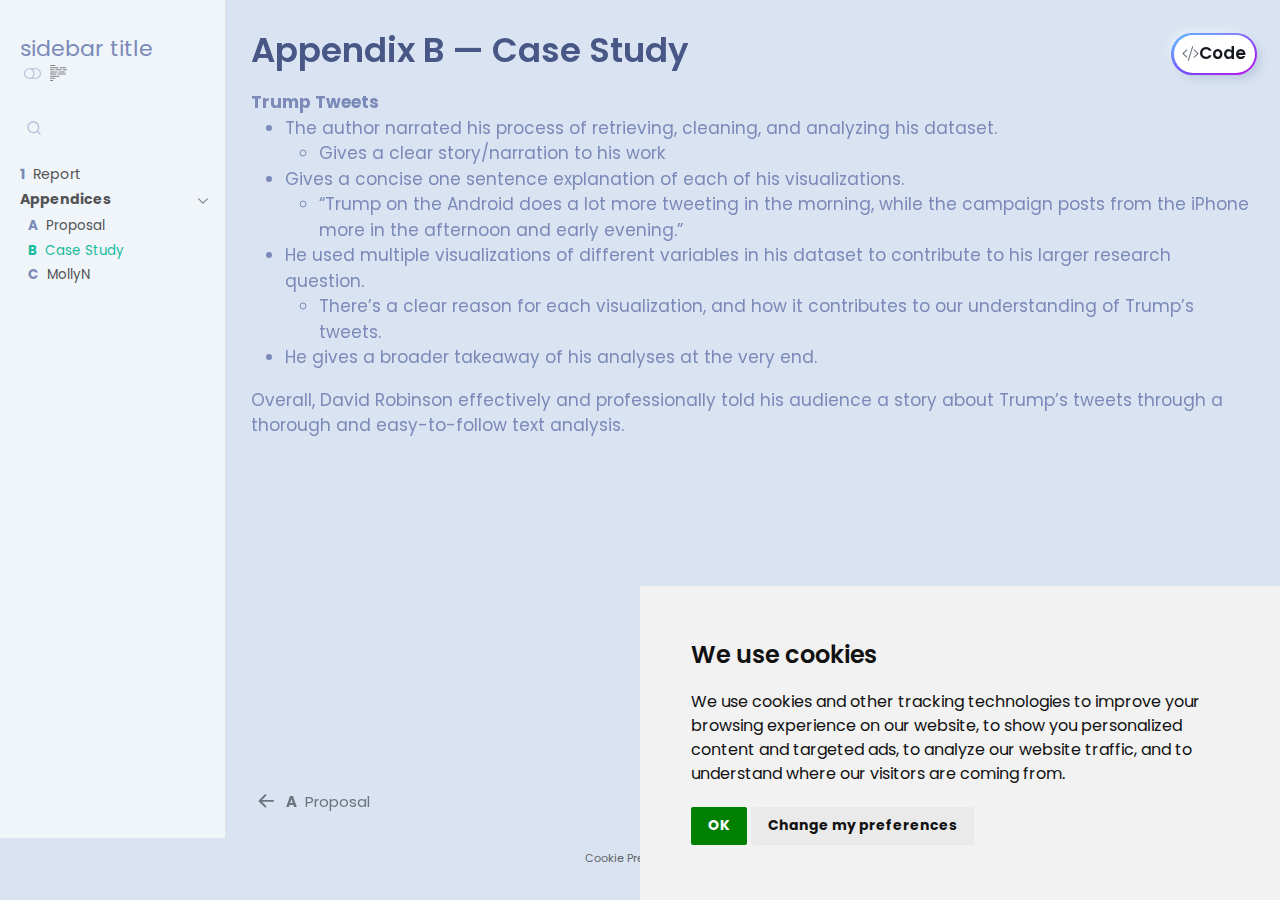
<file: src/appx/case-study.html>
<!DOCTYPE html>
<html xmlns="http://www.w3.org/1999/xhtml" lang="en" xml:lang="en"><head>

<meta charset="utf-8">
<meta name="generator" content="quarto-1.3.433">

<meta name="viewport" content="width=device-width, initial-scale=1.0, user-scalable=yes">


<title>project title - Appendix B — Case Study</title>
<style>
code{white-space: pre-wrap;}
span.smallcaps{font-variant: small-caps;}
div.columns{display: flex; gap: min(4vw, 1.5em);}
div.column{flex: auto; overflow-x: auto;}
div.hanging-indent{margin-left: 1.5em; text-indent: -1.5em;}
ul.task-list{list-style: none;}
ul.task-list li input[type="checkbox"] {
  width: 0.8em;
  margin: 0 0.8em 0.2em -1em; /* quarto-specific, see https://github.com/quarto-dev/quarto-cli/issues/4556 */ 
  vertical-align: middle;
}
/* CSS for syntax highlighting */
pre > code.sourceCode { white-space: pre; position: relative; }
pre > code.sourceCode > span { display: inline-block; line-height: 1.25; }
pre > code.sourceCode > span:empty { height: 1.2em; }
.sourceCode { overflow: visible; }
code.sourceCode > span { color: inherit; text-decoration: inherit; }
div.sourceCode { margin: 1em 0; }
pre.sourceCode { margin: 0; }
@media screen {
div.sourceCode { overflow: auto; }
}
@media print {
pre > code.sourceCode { white-space: pre-wrap; }
pre > code.sourceCode > span { text-indent: -5em; padding-left: 5em; }
}
pre.numberSource code
  { counter-reset: source-line 0; }
pre.numberSource code > span
  { position: relative; left: -4em; counter-increment: source-line; }
pre.numberSource code > span > a:first-child::before
  { content: counter(source-line);
    position: relative; left: -1em; text-align: right; vertical-align: baseline;
    border: none; display: inline-block;
    -webkit-touch-callout: none; -webkit-user-select: none;
    -khtml-user-select: none; -moz-user-select: none;
    -ms-user-select: none; user-select: none;
    padding: 0 4px; width: 4em;
  }
pre.numberSource { margin-left: 3em;  padding-left: 4px; }
div.sourceCode
  {   }
@media screen {
pre > code.sourceCode > span > a:first-child::before { text-decoration: underline; }
}
</style>


<script src="../../site_libs/quarto-nav/quarto-nav.js"></script>
<script src="../../site_libs/clipboard/clipboard.min.js"></script>
<script src="../../site_libs/quarto-search/autocomplete.umd.js"></script>
<script src="../../site_libs/quarto-search/fuse.min.js"></script>
<script src="../../site_libs/quarto-search/quarto-search.js"></script>
<meta name="quarto:offset" content="../../">
<link href="../../src/et/MollyN.html" rel="next">
<link href="../../src/appx/proposal.html" rel="prev">
<script src="../../site_libs/cookie-consent/cookie-consent.js"></script>
<link href="../../site_libs/cookie-consent/cookie-consent.css" rel="stylesheet">
<script src="../../site_libs/quarto-html/quarto.js"></script>
<script src="../../site_libs/quarto-html/popper.min.js"></script>
<script src="../../site_libs/quarto-html/tippy.umd.min.js"></script>
<script src="../../site_libs/quarto-html/anchor.min.js"></script>
<link href="../../site_libs/quarto-html/tippy.css" rel="stylesheet">
<link href="../../site_libs/quarto-html/quarto-syntax-highlighting.css" rel="stylesheet" class="quarto-color-scheme" id="quarto-text-highlighting-styles">
<link href="../../site_libs/quarto-html/quarto-syntax-highlighting-dark.css" rel="prefetch" class="quarto-color-scheme quarto-color-alternate" id="quarto-text-highlighting-styles">
<script src="../../site_libs/bootstrap/bootstrap.min.js"></script>
<link href="../../site_libs/bootstrap/bootstrap-icons.css" rel="stylesheet">
<link href="../../site_libs/bootstrap/bootstrap.min.css" rel="stylesheet" class="quarto-color-scheme" id="quarto-bootstrap" data-mode="light">
<link href="../../site_libs/bootstrap/bootstrap-dark.min.css" rel="prefetch" class="quarto-color-scheme quarto-color-alternate" id="quarto-bootstrap" data-mode="dark">
<script id="quarto-search-options" type="application/json">{
  "location": "sidebar",
  "copy-button": false,
  "collapse-after": 3,
  "panel-placement": "start",
  "type": "textbox",
  "limit": 20,
  "language": {
    "search-no-results-text": "No results",
    "search-matching-documents-text": "matching documents",
    "search-copy-link-title": "Copy link to search",
    "search-hide-matches-text": "Hide additional matches",
    "search-more-match-text": "more match in this document",
    "search-more-matches-text": "more matches in this document",
    "search-clear-button-title": "Clear",
    "search-detached-cancel-button-title": "Cancel",
    "search-submit-button-title": "Submit",
    "search-label": "Search"
  }
}</script>

<script type="text/javascript" charset="UTF-8">
document.addEventListener('DOMContentLoaded', function () {
cookieconsent.run({
  "notice_banner_type":"simple",
  "consent_type":"implied",
  "palette":"light",
  "language":"en",
  "page_load_consent_levels":["strictly-necessary","functionality","tracking","targeting"],
  "notice_banner_reject_button_hide":false,
  "preferences_center_close_button_hide":false,
  "website_name":""
  });
});
</script> 
  
<style>html{ scroll-behavior: smooth; }</style>


<link rel="stylesheet" href="../../style/custom.css">
</head>

<body class="nav-sidebar docked">

<div id="quarto-search-results"></div>
  <header id="quarto-header" class="headroom fixed-top">
  <nav class="quarto-secondary-nav">
    <div class="container-fluid d-flex">
      <button type="button" class="quarto-btn-toggle btn" data-bs-toggle="collapse" data-bs-target="#quarto-sidebar,#quarto-sidebar-glass" aria-controls="quarto-sidebar" aria-expanded="false" aria-label="Toggle sidebar navigation" onclick="if (window.quartoToggleHeadroom) { window.quartoToggleHeadroom(); }">
        <i class="bi bi-layout-text-sidebar-reverse"></i>
      </button>
      <nav class="quarto-page-breadcrumbs" aria-label="breadcrumb"><ol class="breadcrumb"><li class="breadcrumb-item"><a href="../../src/appx/proposal.html">Appendices</a></li><li class="breadcrumb-item"><a href="../../src/appx/case-study.html"><span class="chapter-number">B</span>&nbsp; <span class="chapter-title">Case Study</span></a></li></ol></nav>
      <a class="flex-grow-1" role="button" data-bs-toggle="collapse" data-bs-target="#quarto-sidebar,#quarto-sidebar-glass" aria-controls="quarto-sidebar" aria-expanded="false" aria-label="Toggle sidebar navigation" onclick="if (window.quartoToggleHeadroom) { window.quartoToggleHeadroom(); }">      
      </a>
      <button type="button" class="btn quarto-search-button" aria-label="" onclick="window.quartoOpenSearch();">
        <i class="bi bi-search"></i>
      </button>
    </div>
  </nav>
</header>
<!-- content -->
<div id="quarto-content" class="quarto-container page-columns page-rows-contents page-layout-full">
<!-- sidebar -->
  <nav id="quarto-sidebar" class="sidebar collapse collapse-horizontal sidebar-navigation docked overflow-auto">
    <div class="pt-lg-2 mt-2 text-left sidebar-header">
    <div class="sidebar-title mb-0 py-0">
      <a href="../../">sidebar title</a> 
        <div class="sidebar-tools-main">
  <a href="" class="quarto-color-scheme-toggle quarto-navigation-tool  px-1" onclick="window.quartoToggleColorScheme(); return false;" title="Toggle dark mode"><i class="bi"></i></a>
  <a href="" class="quarto-reader-toggle quarto-navigation-tool px-1" onclick="window.quartoToggleReader(); return false;" title="Toggle reader mode">
  <div class="quarto-reader-toggle-btn">
  <i class="bi"></i>
  </div>
</a>
</div>
    </div>
      </div>
        <div class="mt-2 flex-shrink-0 align-items-center">
        <div class="sidebar-search">
        <div id="quarto-search" class="" title="Search"></div>
        </div>
        </div>
    <div class="sidebar-menu-container"> 
    <ul class="list-unstyled mt-1">
        <li class="sidebar-item">
  <div class="sidebar-item-container"> 
  <a href="../../index.html" class="sidebar-item-text sidebar-link">
 <span class="menu-text"><span class="chapter-number">1</span>&nbsp; <span class="chapter-title">Report</span></span></a>
  </div>
</li>
        <li class="sidebar-item sidebar-item-section">
      <div class="sidebar-item-container"> 
            <a class="sidebar-item-text sidebar-link text-start" data-bs-toggle="collapse" data-bs-target="#quarto-sidebar-section-1" aria-expanded="true">
 <span class="menu-text">Appendices</span></a>
          <a class="sidebar-item-toggle text-start" data-bs-toggle="collapse" data-bs-target="#quarto-sidebar-section-1" aria-expanded="true" aria-label="Toggle section">
            <i class="bi bi-chevron-right ms-2"></i>
          </a> 
      </div>
      <ul id="quarto-sidebar-section-1" class="collapse list-unstyled sidebar-section depth1 show">  
          <li class="sidebar-item">
  <div class="sidebar-item-container"> 
  <a href="../../src/appx/proposal.html" class="sidebar-item-text sidebar-link">
 <span class="menu-text"><span class="chapter-number">A</span>&nbsp; <span class="chapter-title">Proposal</span></span></a>
  </div>
</li>
          <li class="sidebar-item">
  <div class="sidebar-item-container"> 
  <a href="../../src/appx/case-study.html" class="sidebar-item-text sidebar-link active">
 <span class="menu-text"><span class="chapter-number">B</span>&nbsp; <span class="chapter-title">Case Study</span></span></a>
  </div>
</li>
          <li class="sidebar-item">
  <div class="sidebar-item-container"> 
  <a href="../../src/et/MollyN.html" class="sidebar-item-text sidebar-link">
 <span class="menu-text"><span class="chapter-number">C</span>&nbsp; <span class="chapter-title">MollyN</span></span></a>
  </div>
</li>
      </ul>
  </li>
    </ul>
    </div>
</nav>
<div id="quarto-sidebar-glass" data-bs-toggle="collapse" data-bs-target="#quarto-sidebar,#quarto-sidebar-glass"></div>
<!-- margin-sidebar -->
    <div id="quarto-margin-sidebar" class="sidebar margin-sidebar zindex-bottom">
        
    </div>
<!-- main -->
<main class="content column-page-right" id="quarto-document-content">

<header id="title-block-header" class="quarto-title-block default">
<div class="quarto-title">
<div class="quarto-title-block"><div><h1 class="title">Appendix B — Case Study</h1><button type="button" class="btn code-tools-button" id="quarto-code-tools-source"><i class="bi"></i> Code</button></div></div>
</div>



<div class="quarto-title-meta">

    
  
    
  </div>
  

</header>

<p><strong>Trump Tweets</strong></p>
<ul>
<li>The author narrated his process of retrieving, cleaning, and analyzing his dataset.
<ul>
<li>Gives a clear story/narration to his work</li>
</ul></li>
<li>Gives a concise one sentence explanation of each of his visualizations.
<ul>
<li>“Trump on the Android does a lot more tweeting in the morning, while the campaign posts from the iPhone more in the afternoon and early evening.”</li>
</ul></li>
<li>He used multiple visualizations of different variables in his dataset to contribute to his larger research question.
<ul>
<li>There’s a clear reason for each visualization, and how it contributes to our understanding of Trump’s tweets.</li>
</ul></li>
<li>He gives a broader takeaway of his analyses at the very end.</li>
</ul>
<p>Overall, David Robinson effectively and professionally told his audience a story about Trump’s tweets through a thorough and easy-to-follow text analysis.</p>


<!-- -->


</main> <!-- /main -->
<script id="quarto-html-after-body" type="application/javascript">
window.document.addEventListener("DOMContentLoaded", function (event) {
  const toggleBodyColorMode = (bsSheetEl) => {
    const mode = bsSheetEl.getAttribute("data-mode");
    const bodyEl = window.document.querySelector("body");
    if (mode === "dark") {
      bodyEl.classList.add("quarto-dark");
      bodyEl.classList.remove("quarto-light");
    } else {
      bodyEl.classList.add("quarto-light");
      bodyEl.classList.remove("quarto-dark");
    }
  }
  const toggleBodyColorPrimary = () => {
    const bsSheetEl = window.document.querySelector("link#quarto-bootstrap");
    if (bsSheetEl) {
      toggleBodyColorMode(bsSheetEl);
    }
  }
  toggleBodyColorPrimary();  
  const disableStylesheet = (stylesheets) => {
    for (let i=0; i < stylesheets.length; i++) {
      const stylesheet = stylesheets[i];
      stylesheet.rel = 'prefetch';
    }
  }
  const enableStylesheet = (stylesheets) => {
    for (let i=0; i < stylesheets.length; i++) {
      const stylesheet = stylesheets[i];
      stylesheet.rel = 'stylesheet';
    }
  }
  const manageTransitions = (selector, allowTransitions) => {
    const els = window.document.querySelectorAll(selector);
    for (let i=0; i < els.length; i++) {
      const el = els[i];
      if (allowTransitions) {
        el.classList.remove('notransition');
      } else {
        el.classList.add('notransition');
      }
    }
  }
  const toggleColorMode = (alternate) => {
    // Switch the stylesheets
    const alternateStylesheets = window.document.querySelectorAll('link.quarto-color-scheme.quarto-color-alternate');
    manageTransitions('#quarto-margin-sidebar .nav-link', false);
    if (alternate) {
      enableStylesheet(alternateStylesheets);
      for (const sheetNode of alternateStylesheets) {
        if (sheetNode.id === "quarto-bootstrap") {
          toggleBodyColorMode(sheetNode);
        }
      }
    } else {
      disableStylesheet(alternateStylesheets);
      toggleBodyColorPrimary();
    }
    manageTransitions('#quarto-margin-sidebar .nav-link', true);
    // Switch the toggles
    const toggles = window.document.querySelectorAll('.quarto-color-scheme-toggle');
    for (let i=0; i < toggles.length; i++) {
      const toggle = toggles[i];
      if (toggle) {
        if (alternate) {
          toggle.classList.add("alternate");     
        } else {
          toggle.classList.remove("alternate");
        }
      }
    }
    // Hack to workaround the fact that safari doesn't
    // properly recolor the scrollbar when toggling (#1455)
    if (navigator.userAgent.indexOf('Safari') > 0 && navigator.userAgent.indexOf('Chrome') == -1) {
      manageTransitions("body", false);
      window.scrollTo(0, 1);
      setTimeout(() => {
        window.scrollTo(0, 0);
        manageTransitions("body", true);
      }, 40);  
    }
  }
  const isFileUrl = () => { 
    return window.location.protocol === 'file:';
  }
  const hasAlternateSentinel = () => {  
    let styleSentinel = getColorSchemeSentinel();
    if (styleSentinel !== null) {
      return styleSentinel === "alternate";
    } else {
      return false;
    }
  }
  const setStyleSentinel = (alternate) => {
    const value = alternate ? "alternate" : "default";
    if (!isFileUrl()) {
      window.localStorage.setItem("quarto-color-scheme", value);
    } else {
      localAlternateSentinel = value;
    }
  }
  const getColorSchemeSentinel = () => {
    if (!isFileUrl()) {
      const storageValue = window.localStorage.getItem("quarto-color-scheme");
      return storageValue != null ? storageValue : localAlternateSentinel;
    } else {
      return localAlternateSentinel;
    }
  }
  let localAlternateSentinel = 'default';
  // Dark / light mode switch
  window.quartoToggleColorScheme = () => {
    // Read the current dark / light value 
    let toAlternate = !hasAlternateSentinel();
    toggleColorMode(toAlternate);
    setStyleSentinel(toAlternate);
  };
  // Ensure there is a toggle, if there isn't float one in the top right
  if (window.document.querySelector('.quarto-color-scheme-toggle') === null) {
    const a = window.document.createElement('a');
    a.classList.add('top-right');
    a.classList.add('quarto-color-scheme-toggle');
    a.href = "";
    a.onclick = function() { try { window.quartoToggleColorScheme(); } catch {} return false; };
    const i = window.document.createElement("i");
    i.classList.add('bi');
    a.appendChild(i);
    window.document.body.appendChild(a);
  }
  // Switch to dark mode if need be
  if (hasAlternateSentinel()) {
    toggleColorMode(true);
  } else {
    toggleColorMode(false);
  }
  const icon = "";
  const anchorJS = new window.AnchorJS();
  anchorJS.options = {
    placement: 'right',
    icon: icon
  };
  anchorJS.add('.anchored');
  const isCodeAnnotation = (el) => {
    for (const clz of el.classList) {
      if (clz.startsWith('code-annotation-')) {                     
        return true;
      }
    }
    return false;
  }
  const clipboard = new window.ClipboardJS('.code-copy-button', {
    text: function(trigger) {
      const codeEl = trigger.previousElementSibling.cloneNode(true);
      for (const childEl of codeEl.children) {
        if (isCodeAnnotation(childEl)) {
          childEl.remove();
        }
      }
      return codeEl.innerText;
    }
  });
  clipboard.on('success', function(e) {
    // button target
    const button = e.trigger;
    // don't keep focus
    button.blur();
    // flash "checked"
    button.classList.add('code-copy-button-checked');
    var currentTitle = button.getAttribute("title");
    button.setAttribute("title", "Copied!");
    let tooltip;
    if (window.bootstrap) {
      button.setAttribute("data-bs-toggle", "tooltip");
      button.setAttribute("data-bs-placement", "left");
      button.setAttribute("data-bs-title", "Copied!");
      tooltip = new bootstrap.Tooltip(button, 
        { trigger: "manual", 
          customClass: "code-copy-button-tooltip",
          offset: [0, -8]});
      tooltip.show();    
    }
    setTimeout(function() {
      if (tooltip) {
        tooltip.hide();
        button.removeAttribute("data-bs-title");
        button.removeAttribute("data-bs-toggle");
        button.removeAttribute("data-bs-placement");
      }
      button.setAttribute("title", currentTitle);
      button.classList.remove('code-copy-button-checked');
    }, 1000);
    // clear code selection
    e.clearSelection();
  });
  const viewSource = window.document.getElementById('quarto-view-source') ||
                     window.document.getElementById('quarto-code-tools-source');
  if (viewSource) {
    const sourceUrl = viewSource.getAttribute("data-quarto-source-url");
    viewSource.addEventListener("click", function(e) {
      if (sourceUrl) {
        // rstudio viewer pane
        if (/\bcapabilities=\b/.test(window.location)) {
          window.open(sourceUrl);
        } else {
          window.location.href = sourceUrl;
        }
      } else {
        const modal = new bootstrap.Modal(document.getElementById('quarto-embedded-source-code-modal'));
        modal.show();
      }
      return false;
    });
  }
  function toggleCodeHandler(show) {
    return function(e) {
      const detailsSrc = window.document.querySelectorAll(".cell > details > .sourceCode");
      for (let i=0; i<detailsSrc.length; i++) {
        const details = detailsSrc[i].parentElement;
        if (show) {
          details.open = true;
        } else {
          details.removeAttribute("open");
        }
      }
      const cellCodeDivs = window.document.querySelectorAll(".cell > .sourceCode");
      const fromCls = show ? "hidden" : "unhidden";
      const toCls = show ? "unhidden" : "hidden";
      for (let i=0; i<cellCodeDivs.length; i++) {
        const codeDiv = cellCodeDivs[i];
        if (codeDiv.classList.contains(fromCls)) {
          codeDiv.classList.remove(fromCls);
          codeDiv.classList.add(toCls);
        } 
      }
      return false;
    }
  }
  const hideAllCode = window.document.getElementById("quarto-hide-all-code");
  if (hideAllCode) {
    hideAllCode.addEventListener("click", toggleCodeHandler(false));
  }
  const showAllCode = window.document.getElementById("quarto-show-all-code");
  if (showAllCode) {
    showAllCode.addEventListener("click", toggleCodeHandler(true));
  }
  function tippyHover(el, contentFn) {
    const config = {
      allowHTML: true,
      content: contentFn,
      maxWidth: 500,
      delay: 100,
      arrow: false,
      appendTo: function(el) {
          return el.parentElement;
      },
      interactive: true,
      interactiveBorder: 10,
      theme: 'quarto',
      placement: 'bottom-start'
    };
    window.tippy(el, config); 
  }
  const noterefs = window.document.querySelectorAll('a[role="doc-noteref"]');
  for (var i=0; i<noterefs.length; i++) {
    const ref = noterefs[i];
    tippyHover(ref, function() {
      // use id or data attribute instead here
      let href = ref.getAttribute('data-footnote-href') || ref.getAttribute('href');
      try { href = new URL(href).hash; } catch {}
      const id = href.replace(/^#\/?/, "");
      const note = window.document.getElementById(id);
      return note.innerHTML;
    });
  }
      let selectedAnnoteEl;
      const selectorForAnnotation = ( cell, annotation) => {
        let cellAttr = 'data-code-cell="' + cell + '"';
        let lineAttr = 'data-code-annotation="' +  annotation + '"';
        const selector = 'span[' + cellAttr + '][' + lineAttr + ']';
        return selector;
      }
      const selectCodeLines = (annoteEl) => {
        const doc = window.document;
        const targetCell = annoteEl.getAttribute("data-target-cell");
        const targetAnnotation = annoteEl.getAttribute("data-target-annotation");
        const annoteSpan = window.document.querySelector(selectorForAnnotation(targetCell, targetAnnotation));
        const lines = annoteSpan.getAttribute("data-code-lines").split(",");
        const lineIds = lines.map((line) => {
          return targetCell + "-" + line;
        })
        let top = null;
        let height = null;
        let parent = null;
        if (lineIds.length > 0) {
            //compute the position of the single el (top and bottom and make a div)
            const el = window.document.getElementById(lineIds[0]);
            top = el.offsetTop;
            height = el.offsetHeight;
            parent = el.parentElement.parentElement;
          if (lineIds.length > 1) {
            const lastEl = window.document.getElementById(lineIds[lineIds.length - 1]);
            const bottom = lastEl.offsetTop + lastEl.offsetHeight;
            height = bottom - top;
          }
          if (top !== null && height !== null && parent !== null) {
            // cook up a div (if necessary) and position it 
            let div = window.document.getElementById("code-annotation-line-highlight");
            if (div === null) {
              div = window.document.createElement("div");
              div.setAttribute("id", "code-annotation-line-highlight");
              div.style.position = 'absolute';
              parent.appendChild(div);
            }
            div.style.top = top - 2 + "px";
            div.style.height = height + 4 + "px";
            let gutterDiv = window.document.getElementById("code-annotation-line-highlight-gutter");
            if (gutterDiv === null) {
              gutterDiv = window.document.createElement("div");
              gutterDiv.setAttribute("id", "code-annotation-line-highlight-gutter");
              gutterDiv.style.position = 'absolute';
              const codeCell = window.document.getElementById(targetCell);
              const gutter = codeCell.querySelector('.code-annotation-gutter');
              gutter.appendChild(gutterDiv);
            }
            gutterDiv.style.top = top - 2 + "px";
            gutterDiv.style.height = height + 4 + "px";
          }
          selectedAnnoteEl = annoteEl;
        }
      };
      const unselectCodeLines = () => {
        const elementsIds = ["code-annotation-line-highlight", "code-annotation-line-highlight-gutter"];
        elementsIds.forEach((elId) => {
          const div = window.document.getElementById(elId);
          if (div) {
            div.remove();
          }
        });
        selectedAnnoteEl = undefined;
      };
      // Attach click handler to the DT
      const annoteDls = window.document.querySelectorAll('dt[data-target-cell]');
      for (const annoteDlNode of annoteDls) {
        annoteDlNode.addEventListener('click', (event) => {
          const clickedEl = event.target;
          if (clickedEl !== selectedAnnoteEl) {
            unselectCodeLines();
            const activeEl = window.document.querySelector('dt[data-target-cell].code-annotation-active');
            if (activeEl) {
              activeEl.classList.remove('code-annotation-active');
            }
            selectCodeLines(clickedEl);
            clickedEl.classList.add('code-annotation-active');
          } else {
            // Unselect the line
            unselectCodeLines();
            clickedEl.classList.remove('code-annotation-active');
          }
        });
      }
  const findCites = (el) => {
    const parentEl = el.parentElement;
    if (parentEl) {
      const cites = parentEl.dataset.cites;
      if (cites) {
        return {
          el,
          cites: cites.split(' ')
        };
      } else {
        return findCites(el.parentElement)
      }
    } else {
      return undefined;
    }
  };
  var bibliorefs = window.document.querySelectorAll('a[role="doc-biblioref"]');
  for (var i=0; i<bibliorefs.length; i++) {
    const ref = bibliorefs[i];
    const citeInfo = findCites(ref);
    if (citeInfo) {
      tippyHover(citeInfo.el, function() {
        var popup = window.document.createElement('div');
        citeInfo.cites.forEach(function(cite) {
          var citeDiv = window.document.createElement('div');
          citeDiv.classList.add('hanging-indent');
          citeDiv.classList.add('csl-entry');
          var biblioDiv = window.document.getElementById('ref-' + cite);
          if (biblioDiv) {
            citeDiv.innerHTML = biblioDiv.innerHTML;
          }
          popup.appendChild(citeDiv);
        });
        return popup.innerHTML;
      });
    }
  }
    var localhostRegex = new RegExp(/^(?:http|https):\/\/localhost\:?[0-9]*\//);
      var filterRegex = new RegExp('/' + window.location.host + '/');
    var isInternal = (href) => {
        return filterRegex.test(href) || localhostRegex.test(href);
    }
    // Inspect non-navigation links and adorn them if external
 	var links = window.document.querySelectorAll('a[href]:not(.nav-link):not(.navbar-brand):not(.toc-action):not(.sidebar-link):not(.sidebar-item-toggle):not(.pagination-link):not(.no-external):not([aria-hidden]):not(.dropdown-item)');
    for (var i=0; i<links.length; i++) {
      const link = links[i];
      if (!isInternal(link.href)) {
          // target, if specified
          link.setAttribute("target", "_blank");
      }
    }
});
</script>
<nav class="page-navigation column-page-right">
  <div class="nav-page nav-page-previous">
      <a href="../../src/appx/proposal.html" class="pagination-link">
        <i class="bi bi-arrow-left-short"></i> <span class="nav-page-text"><span class="chapter-number">A</span>&nbsp; <span class="chapter-title">Proposal</span></span>
      </a>          
  </div>
  <div class="nav-page nav-page-next">
      <a href="../../src/et/MollyN.html" class="pagination-link">
        <span class="nav-page-text"><span class="chapter-number">C</span>&nbsp; <span class="chapter-title">MollyN</span></span> <i class="bi bi-arrow-right-short"></i>
      </a>
  </div>
</nav><div class="modal fade" id="quarto-embedded-source-code-modal" tabindex="-1" aria-labelledby="quarto-embedded-source-code-modal-label" aria-hidden="true"><div class="modal-dialog modal-dialog-scrollable"><div class="modal-content"><div class="modal-header"><h5 class="modal-title" id="quarto-embedded-source-code-modal-label">Source Code</h5><button class="btn-close" data-bs-dismiss="modal"></button></div><div class="modal-body"><div class="">
<div class="sourceCode" id="cb1" data-shortcodes="false"><pre class="sourceCode numberSource markdown number-lines code-with-copy"><code class="sourceCode markdown"><span id="cb1-1"><a href="#cb1-1"></a><span class="co">---</span></span>
<span id="cb1-2"><a href="#cb1-2"></a><span class="an">title:</span><span class="co"> "Case Study"</span></span>
<span id="cb1-3"><a href="#cb1-3"></a><span class="co">---</span></span>
<span id="cb1-4"><a href="#cb1-4"></a></span>
<span id="cb1-5"><a href="#cb1-5"></a>**Trump Tweets** </span>
<span id="cb1-6"><a href="#cb1-6"></a></span>
<span id="cb1-7"><a href="#cb1-7"></a><span class="ss">- </span>The author narrated his process of retrieving, cleaning, and analyzing his dataset. </span>
<span id="cb1-8"><a href="#cb1-8"></a><span class="ss">  - </span>Gives a clear story/narration to his work</span>
<span id="cb1-9"><a href="#cb1-9"></a><span class="ss">- </span>Gives a concise one sentence explanation of each of his visualizations. </span>
<span id="cb1-10"><a href="#cb1-10"></a><span class="ss">  - </span>"Trump on the Android does a lot more tweeting in the morning, while the campaign posts from the iPhone more in the afternoon and early evening."</span>
<span id="cb1-11"><a href="#cb1-11"></a><span class="ss">- </span>He used multiple visualizations of different variables in his dataset to contribute to his larger research question. </span>
<span id="cb1-12"><a href="#cb1-12"></a><span class="ss">  - </span>There's a clear reason for each visualization, and how it contributes to our understanding of Trump's tweets. </span>
<span id="cb1-13"><a href="#cb1-13"></a><span class="ss">- </span>He gives a broader takeaway of his analyses at the very end. </span>
<span id="cb1-14"><a href="#cb1-14"></a></span>
<span id="cb1-15"><a href="#cb1-15"></a>Overall, David Robinson effectively and professionally told his audience a story about Trump's tweets through a thorough and easy-to-follow text analysis. </span></code><button title="Copy to Clipboard" class="code-copy-button"><i class="bi"></i></button></pre></div>
</div></div></div></div></div>
</div> <!-- /content -->
<footer class="footer">
  <div class="nav-footer">
    <div class="nav-footer-left">
      &nbsp;
    </div>   
    <div class="nav-footer-center"><div class="cookie-consent-footer"><a href="#" id="open_preferences_center">Cookie Preferences</a></div></div>
    <div class="nav-footer-right">
      &nbsp;
    </div>
  </div>
</footer>



<script src="../../site_libs/quarto-html/zenscroll-min.js"></script>
</body></html>
</file>
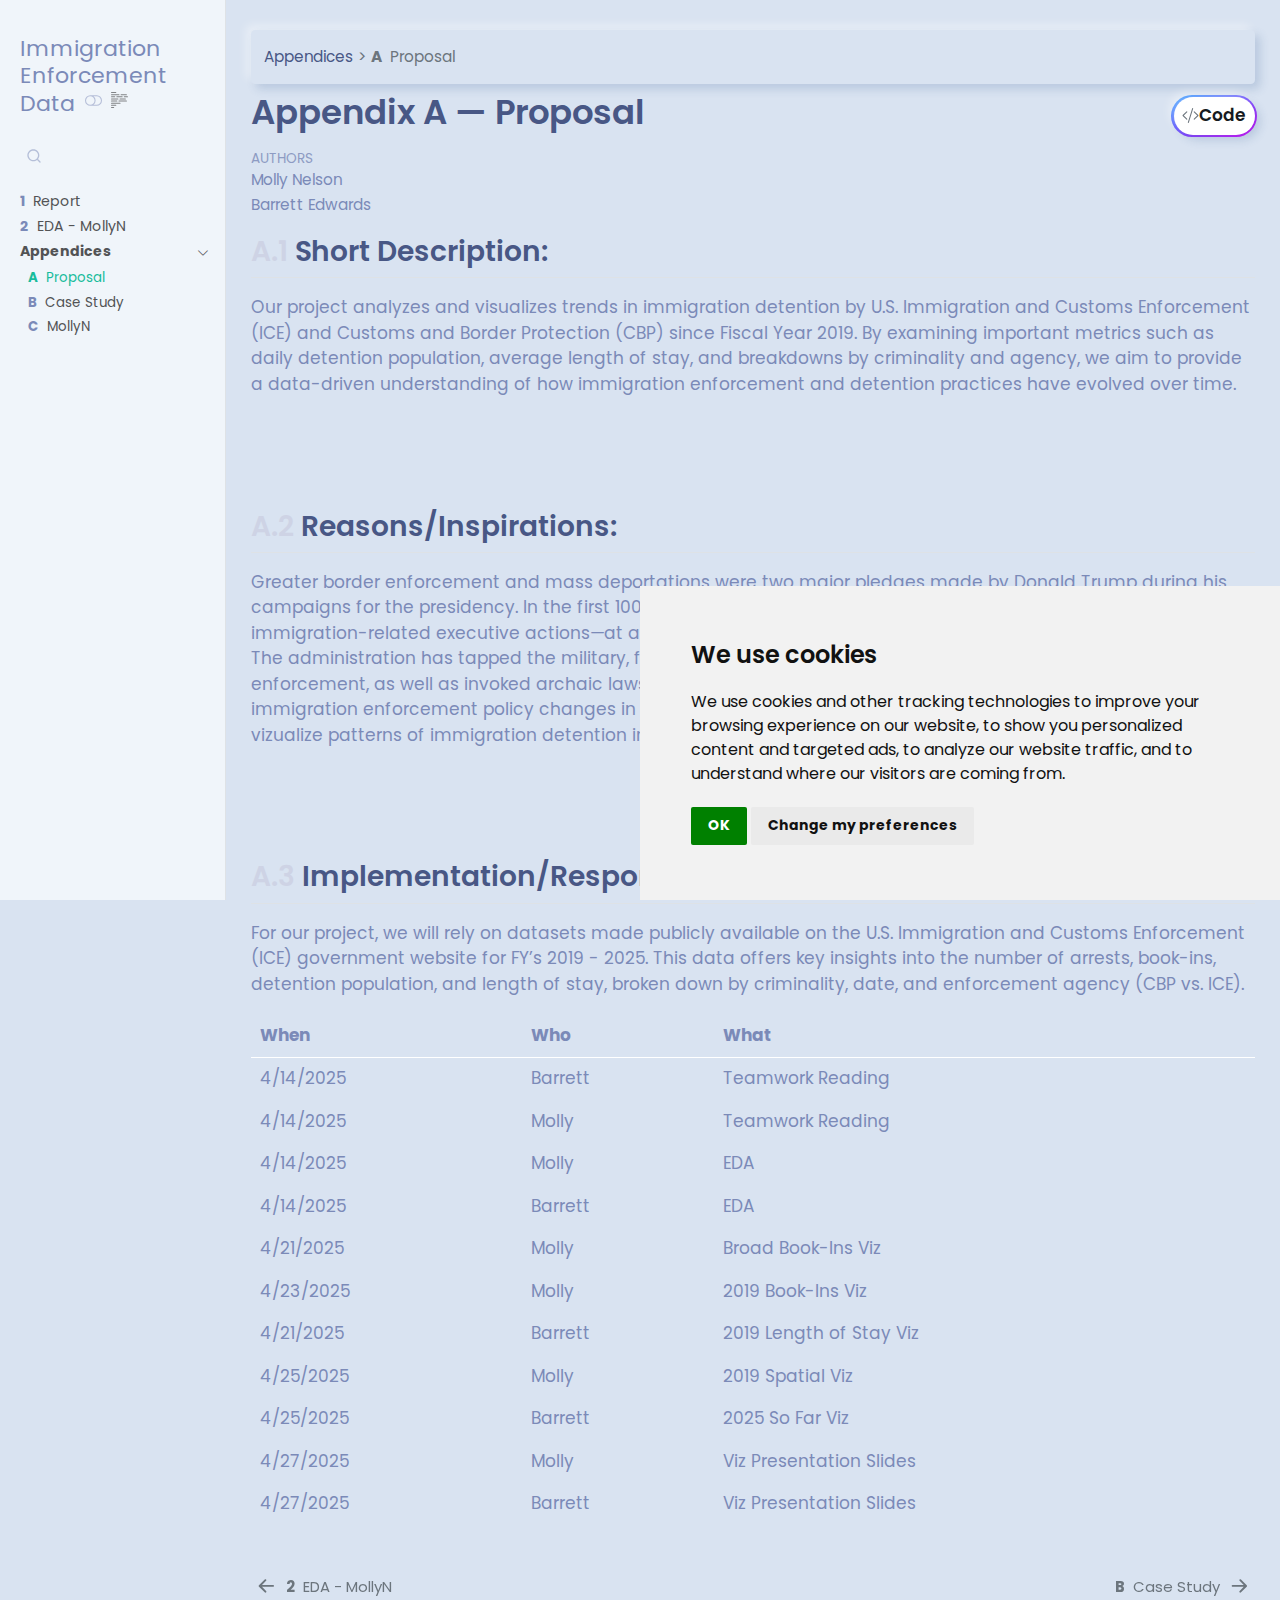
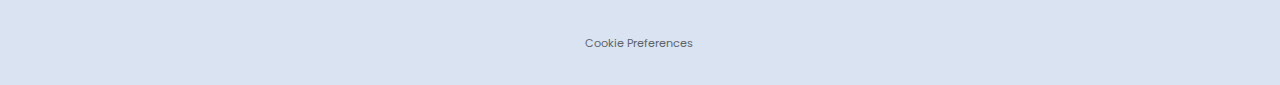
<file: src/appx/proposal.html>
<!DOCTYPE html>
<html xmlns="http://www.w3.org/1999/xhtml" lang="en" xml:lang="en"><head>

<meta charset="utf-8">
<meta name="generator" content="quarto-1.4.555">

<meta name="viewport" content="width=device-width, initial-scale=1.0, user-scalable=yes">

<meta name="author" content="Molly Nelson">
<meta name="author" content="Barrett Edwards">

<title>Patterns of Detention: Tracking ICE + CBP Enforcement Since FY 2017 - Appendix A — Proposal</title>
<style>
code{white-space: pre-wrap;}
span.smallcaps{font-variant: small-caps;}
div.columns{display: flex; gap: min(4vw, 1.5em);}
div.column{flex: auto; overflow-x: auto;}
div.hanging-indent{margin-left: 1.5em; text-indent: -1.5em;}
ul.task-list{list-style: none;}
ul.task-list li input[type="checkbox"] {
  width: 0.8em;
  margin: 0 0.8em 0.2em -1em; /* quarto-specific, see https://github.com/quarto-dev/quarto-cli/issues/4556 */ 
  vertical-align: middle;
}
/* CSS for syntax highlighting */
pre > code.sourceCode { white-space: pre; position: relative; }
pre > code.sourceCode > span { line-height: 1.25; }
pre > code.sourceCode > span:empty { height: 1.2em; }
.sourceCode { overflow: visible; }
code.sourceCode > span { color: inherit; text-decoration: inherit; }
div.sourceCode { margin: 1em 0; }
pre.sourceCode { margin: 0; }
@media screen {
div.sourceCode { overflow: auto; }
}
@media print {
pre > code.sourceCode { white-space: pre-wrap; }
pre > code.sourceCode > span { text-indent: -5em; padding-left: 5em; }
}
pre.numberSource code
  { counter-reset: source-line 0; }
pre.numberSource code > span
  { position: relative; left: -4em; counter-increment: source-line; }
pre.numberSource code > span > a:first-child::before
  { content: counter(source-line);
    position: relative; left: -1em; text-align: right; vertical-align: baseline;
    border: none; display: inline-block;
    -webkit-touch-callout: none; -webkit-user-select: none;
    -khtml-user-select: none; -moz-user-select: none;
    -ms-user-select: none; user-select: none;
    padding: 0 4px; width: 4em;
  }
pre.numberSource { margin-left: 3em;  padding-left: 4px; }
div.sourceCode
  {   }
@media screen {
pre > code.sourceCode > span > a:first-child::before { text-decoration: underline; }
}
</style>


<script src="../../site_libs/quarto-nav/quarto-nav.js"></script>
<script src="../../site_libs/clipboard/clipboard.min.js"></script>
<script src="../../site_libs/quarto-search/autocomplete.umd.js"></script>
<script src="../../site_libs/quarto-search/fuse.min.js"></script>
<script src="../../site_libs/quarto-search/quarto-search.js"></script>
<meta name="quarto:offset" content="../../">
<link href="../../src/appx/case-study.html" rel="next">
<link href="../../src/eda/MollyN.html" rel="prev">
<script src="../../site_libs/cookie-consent/cookie-consent.js"></script>
<link href="../../site_libs/cookie-consent/cookie-consent.css" rel="stylesheet">
<script src="../../site_libs/quarto-html/quarto.js"></script>
<script src="../../site_libs/quarto-html/popper.min.js"></script>
<script src="../../site_libs/quarto-html/tippy.umd.min.js"></script>
<script src="../../site_libs/quarto-html/anchor.min.js"></script>
<link href="../../site_libs/quarto-html/tippy.css" rel="stylesheet">
<link href="../../site_libs/quarto-html/quarto-syntax-highlighting.css" rel="stylesheet" class="quarto-color-scheme" id="quarto-text-highlighting-styles">
<link href="../../site_libs/quarto-html/quarto-syntax-highlighting-dark.css" rel="prefetch" class="quarto-color-scheme quarto-color-alternate" id="quarto-text-highlighting-styles">
<script src="../../site_libs/bootstrap/bootstrap.min.js"></script>
<link href="../../site_libs/bootstrap/bootstrap-icons.css" rel="stylesheet">
<link href="../../site_libs/bootstrap/bootstrap.min.css" rel="stylesheet" class="quarto-color-scheme" id="quarto-bootstrap" data-mode="light">
<link href="../../site_libs/bootstrap/bootstrap-dark.min.css" rel="prefetch" class="quarto-color-scheme quarto-color-alternate" id="quarto-bootstrap" data-mode="light">
<script id="quarto-search-options" type="application/json">{
  "location": "sidebar",
  "copy-button": false,
  "collapse-after": 3,
  "panel-placement": "start",
  "type": "textbox",
  "limit": 50,
  "keyboard-shortcut": [
    "f",
    "/",
    "s"
  ],
  "show-item-context": false,
  "language": {
    "search-no-results-text": "No results",
    "search-matching-documents-text": "matching documents",
    "search-copy-link-title": "Copy link to search",
    "search-hide-matches-text": "Hide additional matches",
    "search-more-match-text": "more match in this document",
    "search-more-matches-text": "more matches in this document",
    "search-clear-button-title": "Clear",
    "search-text-placeholder": "",
    "search-detached-cancel-button-title": "Cancel",
    "search-submit-button-title": "Submit",
    "search-label": "Search"
  }
}</script>

<script type="text/javascript" charset="UTF-8">
document.addEventListener('DOMContentLoaded', function () {
cookieconsent.run({
  "notice_banner_type":"simple",
  "consent_type":"implied",
  "palette":"light",
  "language":"en",
  "page_load_consent_levels":["strictly-necessary","functionality","tracking","targeting"],
  "notice_banner_reject_button_hide":false,
  "preferences_center_close_button_hide":false,
  "website_name":""
  ,
"language":"en"
  });
});
</script> 
  
<style>html{ scroll-behavior: smooth; }</style>


<link rel="stylesheet" href="../../style/custom.css">
</head>

<body class="nav-sidebar docked">

<div id="quarto-search-results"></div>
  <header id="quarto-header" class="headroom fixed-top">
  <nav class="quarto-secondary-nav">
    <div class="container-fluid d-flex">
      <button type="button" class="quarto-btn-toggle btn" data-bs-toggle="collapse" data-bs-target=".quarto-sidebar-collapse-item" aria-controls="quarto-sidebar" aria-expanded="false" aria-label="Toggle sidebar navigation" onclick="if (window.quartoToggleHeadroom) { window.quartoToggleHeadroom(); }">
        <i class="bi bi-layout-text-sidebar-reverse"></i>
      </button>
        <nav class="quarto-page-breadcrumbs" aria-label="breadcrumb"><ol class="breadcrumb"><li class="breadcrumb-item"><a href="../../src/appx/proposal.html">Appendices</a></li><li class="breadcrumb-item"><a href="../../src/appx/proposal.html"><span class="chapter-number">A</span>&nbsp; <span class="chapter-title">Proposal</span></a></li></ol></nav>
        <a class="flex-grow-1" role="button" data-bs-toggle="collapse" data-bs-target=".quarto-sidebar-collapse-item" aria-controls="quarto-sidebar" aria-expanded="false" aria-label="Toggle sidebar navigation" onclick="if (window.quartoToggleHeadroom) { window.quartoToggleHeadroom(); }">      
        </a>
      <button type="button" class="btn quarto-search-button" aria-label="" onclick="window.quartoOpenSearch();">
        <i class="bi bi-search"></i>
      </button>
    </div>
  </nav>
</header>
<!-- content -->
<div id="quarto-content" class="quarto-container page-columns page-rows-contents page-layout-full">
<!-- sidebar -->
  <nav id="quarto-sidebar" class="sidebar collapse collapse-horizontal quarto-sidebar-collapse-item sidebar-navigation docked overflow-auto">
    <div class="pt-lg-2 mt-2 text-left sidebar-header">
    <div class="sidebar-title mb-0 py-0">
      <a href="../../">Immigration Enforcement Data</a> 
        <div class="sidebar-tools-main">
  <a href="" class="quarto-color-scheme-toggle quarto-navigation-tool  px-1" onclick="window.quartoToggleColorScheme(); return false;" title="Toggle dark mode"><i class="bi"></i></a>
  <a href="" class="quarto-reader-toggle quarto-navigation-tool px-1" onclick="window.quartoToggleReader(); return false;" title="Toggle reader mode">
  <div class="quarto-reader-toggle-btn">
  <i class="bi"></i>
  </div>
</a>
</div>
    </div>
      </div>
        <div class="mt-2 flex-shrink-0 align-items-center">
        <div class="sidebar-search">
        <div id="quarto-search" class="" title="Search"></div>
        </div>
        </div>
    <div class="sidebar-menu-container"> 
    <ul class="list-unstyled mt-1">
        <li class="sidebar-item">
  <div class="sidebar-item-container"> 
  <a href="../../index.html" class="sidebar-item-text sidebar-link">
 <span class="menu-text"><span class="chapter-number">1</span>&nbsp; <span class="chapter-title">Report</span></span></a>
  </div>
</li>
        <li class="sidebar-item">
  <div class="sidebar-item-container"> 
  <a href="../../src/eda/MollyN.html" class="sidebar-item-text sidebar-link">
 <span class="menu-text"><span class="chapter-number">2</span>&nbsp; <span class="chapter-title">EDA - MollyN</span></span></a>
  </div>
</li>
        <li class="sidebar-item sidebar-item-section">
      <div class="sidebar-item-container"> 
            <a class="sidebar-item-text sidebar-link text-start" data-bs-toggle="collapse" data-bs-target="#quarto-sidebar-section-1" aria-expanded="true">
 <span class="menu-text">Appendices</span></a>
          <a class="sidebar-item-toggle text-start" data-bs-toggle="collapse" data-bs-target="#quarto-sidebar-section-1" aria-expanded="true" aria-label="Toggle section">
            <i class="bi bi-chevron-right ms-2"></i>
          </a> 
      </div>
      <ul id="quarto-sidebar-section-1" class="collapse list-unstyled sidebar-section depth1 show">  
          <li class="sidebar-item">
  <div class="sidebar-item-container"> 
  <a href="../../src/appx/proposal.html" class="sidebar-item-text sidebar-link active">
 <span class="menu-text"><span class="chapter-number">A</span>&nbsp; <span class="chapter-title">Proposal</span></span></a>
  </div>
</li>
          <li class="sidebar-item">
  <div class="sidebar-item-container"> 
  <a href="../../src/appx/case-study.html" class="sidebar-item-text sidebar-link">
 <span class="menu-text"><span class="chapter-number">B</span>&nbsp; <span class="chapter-title">Case Study</span></span></a>
  </div>
</li>
          <li class="sidebar-item">
  <div class="sidebar-item-container"> 
  <a href="../../src/et/MollyN.html" class="sidebar-item-text sidebar-link">
 <span class="menu-text"><span class="chapter-number">C</span>&nbsp; <span class="chapter-title">MollyN</span></span></a>
  </div>
</li>
      </ul>
  </li>
    </ul>
    </div>
</nav>
<div id="quarto-sidebar-glass" class="quarto-sidebar-collapse-item" data-bs-toggle="collapse" data-bs-target=".quarto-sidebar-collapse-item"></div>
<!-- margin-sidebar -->
    
<!-- main -->
<main class="content column-page-right" id="quarto-document-content">

<header id="title-block-header" class="quarto-title-block default"><nav class="quarto-page-breadcrumbs quarto-title-breadcrumbs d-none d-lg-block" aria-label="breadcrumb"><ol class="breadcrumb"><li class="breadcrumb-item"><a href="../../src/appx/proposal.html">Appendices</a></li><li class="breadcrumb-item"><a href="../../src/appx/proposal.html"><span class="chapter-number">A</span>&nbsp; <span class="chapter-title">Proposal</span></a></li></ol></nav>
<div class="quarto-title">
<div class="quarto-title-block"><div><h1 class="title">Appendix A — Proposal</h1><button type="button" class="btn code-tools-button" id="quarto-code-tools-source"><i class="bi"></i> Code</button></div></div>
</div>



<div class="quarto-title-meta column-page-right">

    <div>
    <div class="quarto-title-meta-heading">Authors</div>
    <div class="quarto-title-meta-contents">
             <p>Molly Nelson </p>
             <p>Barrett Edwards </p>
          </div>
  </div>
    
  
    
  </div>
  


</header>


<section id="short-description" class="level2" data-number="A.1">
<h2 data-number="A.1" class="anchored" data-anchor-id="short-description"><span class="header-section-number">A.1</span> Short Description:</h2>
<p>Our project analyzes and visualizes trends in immigration detention by U.S. Immigration and Customs Enforcement (ICE) and Customs and Border Protection (CBP) since Fiscal Year 2019. By examining important metrics such as daily detention population, average length of stay, and breakdowns by criminality and agency, we aim to provide a data-driven understanding of how immigration enforcement and detention practices have evolved over time.</p>
</section>
<section id="reasonsinspirations" class="level2" data-number="A.2">
<h2 data-number="A.2" class="anchored" data-anchor-id="reasonsinspirations"><span class="header-section-number">A.2</span> Reasons/Inspirations:</h2>
<p>Greater border enforcement and mass deportations were two major pledges made by Donald Trump during his campaigns for the presidency. In the first 100 days of his second administration, he has issued several immigration-related executive actions—at a much faster pace than during the same period in Trump’s first term. The administration has tapped the military, federal agencies and databases, and state and local law enforcement, as well as invoked archaic laws previously used only in wartime to accomplish the most sweeping immigration enforcement policy changes in U.S. history. Amidst this backdrop, we wanted to contextualize and vizualize patterns of immigration detention in the U.S.</p>
</section>
<section id="implementationresponsibility-plan" class="level2" data-number="A.3">
<h2 data-number="A.3" class="anchored" data-anchor-id="implementationresponsibility-plan"><span class="header-section-number">A.3</span> Implementation/Responsibility Plan</h2>
<p>For our project, we will rely on datasets made publicly available on the U.S. Immigration and Customs Enforcement (ICE) government website for FY’s 2019 - 2025. This data offers key insights into the number of arrests, book-ins, detention population, and length of stay, broken down by criminality, date, and enforcement agency (CBP vs.&nbsp;ICE).</p>
<table class="caption-top table">
<thead>
<tr class="header">
<th>When</th>
<th>Who</th>
<th>What</th>
</tr>
</thead>
<tbody>
<tr class="odd">
<td>4/14/2025</td>
<td>Barrett</td>
<td>Teamwork Reading</td>
</tr>
<tr class="even">
<td>4/14/2025</td>
<td>Molly</td>
<td>Teamwork Reading</td>
</tr>
<tr class="odd">
<td>4/14/2025</td>
<td>Molly</td>
<td>EDA</td>
</tr>
<tr class="even">
<td>4/14/2025</td>
<td>Barrett</td>
<td>EDA</td>
</tr>
<tr class="odd">
<td>4/21/2025</td>
<td>Molly</td>
<td>Broad Book-Ins Viz</td>
</tr>
<tr class="even">
<td>4/23/2025</td>
<td>Molly</td>
<td>2019 Book-Ins Viz</td>
</tr>
<tr class="odd">
<td>4/21/2025</td>
<td>Barrett</td>
<td>2019 Length of Stay Viz</td>
</tr>
<tr class="even">
<td>4/25/2025</td>
<td>Molly</td>
<td>2019 Spatial Viz</td>
</tr>
<tr class="odd">
<td>4/25/2025</td>
<td>Barrett</td>
<td>2025 So Far Viz</td>
</tr>
<tr class="even">
<td>4/27/2025</td>
<td>Molly</td>
<td>Viz Presentation Slides</td>
</tr>
<tr class="odd">
<td>4/27/2025</td>
<td>Barrett</td>
<td>Viz Presentation Slides</td>
</tr>
</tbody>
</table>


<!-- -->

</section>

</main> <!-- /main -->
<script id="quarto-html-after-body" type="application/javascript">
window.document.addEventListener("DOMContentLoaded", function (event) {
  const toggleBodyColorMode = (bsSheetEl) => {
    const mode = bsSheetEl.getAttribute("data-mode");
    const bodyEl = window.document.querySelector("body");
    if (mode === "dark") {
      bodyEl.classList.add("quarto-dark");
      bodyEl.classList.remove("quarto-light");
    } else {
      bodyEl.classList.add("quarto-light");
      bodyEl.classList.remove("quarto-dark");
    }
  }
  const toggleBodyColorPrimary = () => {
    const bsSheetEl = window.document.querySelector("link#quarto-bootstrap");
    if (bsSheetEl) {
      toggleBodyColorMode(bsSheetEl);
    }
  }
  toggleBodyColorPrimary();  
  const disableStylesheet = (stylesheets) => {
    for (let i=0; i < stylesheets.length; i++) {
      const stylesheet = stylesheets[i];
      stylesheet.rel = 'prefetch';
    }
  }
  const enableStylesheet = (stylesheets) => {
    for (let i=0; i < stylesheets.length; i++) {
      const stylesheet = stylesheets[i];
      stylesheet.rel = 'stylesheet';
    }
  }
  const manageTransitions = (selector, allowTransitions) => {
    const els = window.document.querySelectorAll(selector);
    for (let i=0; i < els.length; i++) {
      const el = els[i];
      if (allowTransitions) {
        el.classList.remove('notransition');
      } else {
        el.classList.add('notransition');
      }
    }
  }
  const toggleGiscusIfUsed = (isAlternate, darkModeDefault) => {
    const baseTheme = document.querySelector('#giscus-base-theme')?.value ?? 'light';
    const alternateTheme = document.querySelector('#giscus-alt-theme')?.value ?? 'dark';
    let newTheme = '';
    if(darkModeDefault) {
      newTheme = isAlternate ? baseTheme : alternateTheme;
    } else {
      newTheme = isAlternate ? alternateTheme : baseTheme;
    }
    const changeGiscusTheme = () => {
      // From: https://github.com/giscus/giscus/issues/336
      const sendMessage = (message) => {
        const iframe = document.querySelector('iframe.giscus-frame');
        if (!iframe) return;
        iframe.contentWindow.postMessage({ giscus: message }, 'https://giscus.app');
      }
      sendMessage({
        setConfig: {
          theme: newTheme
        }
      });
    }
    const isGiscussLoaded = window.document.querySelector('iframe.giscus-frame') !== null;
    if (isGiscussLoaded) {
      changeGiscusTheme();
    }
  }
  const toggleColorMode = (alternate) => {
    // Switch the stylesheets
    const alternateStylesheets = window.document.querySelectorAll('link.quarto-color-scheme.quarto-color-alternate');
    manageTransitions('#quarto-margin-sidebar .nav-link', false);
    if (alternate) {
      enableStylesheet(alternateStylesheets);
      for (const sheetNode of alternateStylesheets) {
        if (sheetNode.id === "quarto-bootstrap") {
          toggleBodyColorMode(sheetNode);
        }
      }
    } else {
      disableStylesheet(alternateStylesheets);
      toggleBodyColorPrimary();
    }
    manageTransitions('#quarto-margin-sidebar .nav-link', true);
    // Switch the toggles
    const toggles = window.document.querySelectorAll('.quarto-color-scheme-toggle');
    for (let i=0; i < toggles.length; i++) {
      const toggle = toggles[i];
      if (toggle) {
        if (alternate) {
          toggle.classList.add("alternate");     
        } else {
          toggle.classList.remove("alternate");
        }
      }
    }
    // Hack to workaround the fact that safari doesn't
    // properly recolor the scrollbar when toggling (#1455)
    if (navigator.userAgent.indexOf('Safari') > 0 && navigator.userAgent.indexOf('Chrome') == -1) {
      manageTransitions("body", false);
      window.scrollTo(0, 1);
      setTimeout(() => {
        window.scrollTo(0, 0);
        manageTransitions("body", true);
      }, 40);  
    }
  }
  const isFileUrl = () => { 
    return window.location.protocol === 'file:';
  }
  const hasAlternateSentinel = () => {  
    let styleSentinel = getColorSchemeSentinel();
    if (styleSentinel !== null) {
      return styleSentinel === "alternate";
    } else {
      return false;
    }
  }
  const setStyleSentinel = (alternate) => {
    const value = alternate ? "alternate" : "default";
    if (!isFileUrl()) {
      window.localStorage.setItem("quarto-color-scheme", value);
    } else {
      localAlternateSentinel = value;
    }
  }
  const getColorSchemeSentinel = () => {
    if (!isFileUrl()) {
      const storageValue = window.localStorage.getItem("quarto-color-scheme");
      return storageValue != null ? storageValue : localAlternateSentinel;
    } else {
      return localAlternateSentinel;
    }
  }
  const darkModeDefault = false;
  let localAlternateSentinel = darkModeDefault ? 'alternate' : 'default';
  // Dark / light mode switch
  window.quartoToggleColorScheme = () => {
    // Read the current dark / light value 
    let toAlternate = !hasAlternateSentinel();
    toggleColorMode(toAlternate);
    setStyleSentinel(toAlternate);
    toggleGiscusIfUsed(toAlternate, darkModeDefault);
  };
  // Ensure there is a toggle, if there isn't float one in the top right
  if (window.document.querySelector('.quarto-color-scheme-toggle') === null) {
    const a = window.document.createElement('a');
    a.classList.add('top-right');
    a.classList.add('quarto-color-scheme-toggle');
    a.href = "";
    a.onclick = function() { try { window.quartoToggleColorScheme(); } catch {} return false; };
    const i = window.document.createElement("i");
    i.classList.add('bi');
    a.appendChild(i);
    window.document.body.appendChild(a);
  }
  // Switch to dark mode if need be
  if (hasAlternateSentinel()) {
    toggleColorMode(true);
  } else {
    toggleColorMode(false);
  }
  const icon = "";
  const anchorJS = new window.AnchorJS();
  anchorJS.options = {
    placement: 'right',
    icon: icon
  };
  anchorJS.add('.anchored');
  const isCodeAnnotation = (el) => {
    for (const clz of el.classList) {
      if (clz.startsWith('code-annotation-')) {                     
        return true;
      }
    }
    return false;
  }
  const clipboard = new window.ClipboardJS('.code-copy-button', {
    text: function(trigger) {
      const codeEl = trigger.previousElementSibling.cloneNode(true);
      for (const childEl of codeEl.children) {
        if (isCodeAnnotation(childEl)) {
          childEl.remove();
        }
      }
      return codeEl.innerText;
    }
  });
  clipboard.on('success', function(e) {
    // button target
    const button = e.trigger;
    // don't keep focus
    button.blur();
    // flash "checked"
    button.classList.add('code-copy-button-checked');
    var currentTitle = button.getAttribute("title");
    button.setAttribute("title", "Copied!");
    let tooltip;
    if (window.bootstrap) {
      button.setAttribute("data-bs-toggle", "tooltip");
      button.setAttribute("data-bs-placement", "left");
      button.setAttribute("data-bs-title", "Copied!");
      tooltip = new bootstrap.Tooltip(button, 
        { trigger: "manual", 
          customClass: "code-copy-button-tooltip",
          offset: [0, -8]});
      tooltip.show();    
    }
    setTimeout(function() {
      if (tooltip) {
        tooltip.hide();
        button.removeAttribute("data-bs-title");
        button.removeAttribute("data-bs-toggle");
        button.removeAttribute("data-bs-placement");
      }
      button.setAttribute("title", currentTitle);
      button.classList.remove('code-copy-button-checked');
    }, 1000);
    // clear code selection
    e.clearSelection();
  });
  const viewSource = window.document.getElementById('quarto-view-source') ||
                     window.document.getElementById('quarto-code-tools-source');
  if (viewSource) {
    const sourceUrl = viewSource.getAttribute("data-quarto-source-url");
    viewSource.addEventListener("click", function(e) {
      if (sourceUrl) {
        // rstudio viewer pane
        if (/\bcapabilities=\b/.test(window.location)) {
          window.open(sourceUrl);
        } else {
          window.location.href = sourceUrl;
        }
      } else {
        const modal = new bootstrap.Modal(document.getElementById('quarto-embedded-source-code-modal'));
        modal.show();
      }
      return false;
    });
  }
  function toggleCodeHandler(show) {
    return function(e) {
      const detailsSrc = window.document.querySelectorAll(".cell > details > .sourceCode");
      for (let i=0; i<detailsSrc.length; i++) {
        const details = detailsSrc[i].parentElement;
        if (show) {
          details.open = true;
        } else {
          details.removeAttribute("open");
        }
      }
      const cellCodeDivs = window.document.querySelectorAll(".cell > .sourceCode");
      const fromCls = show ? "hidden" : "unhidden";
      const toCls = show ? "unhidden" : "hidden";
      for (let i=0; i<cellCodeDivs.length; i++) {
        const codeDiv = cellCodeDivs[i];
        if (codeDiv.classList.contains(fromCls)) {
          codeDiv.classList.remove(fromCls);
          codeDiv.classList.add(toCls);
        } 
      }
      return false;
    }
  }
  const hideAllCode = window.document.getElementById("quarto-hide-all-code");
  if (hideAllCode) {
    hideAllCode.addEventListener("click", toggleCodeHandler(false));
  }
  const showAllCode = window.document.getElementById("quarto-show-all-code");
  if (showAllCode) {
    showAllCode.addEventListener("click", toggleCodeHandler(true));
  }
    var localhostRegex = new RegExp(/^(?:http|https):\/\/localhost\:?[0-9]*\//);
    var mailtoRegex = new RegExp(/^mailto:/);
      var filterRegex = new RegExp('/' + window.location.host + '/');
    var isInternal = (href) => {
        return filterRegex.test(href) || localhostRegex.test(href) || mailtoRegex.test(href);
    }
    // Inspect non-navigation links and adorn them if external
 	var links = window.document.querySelectorAll('a[href]:not(.nav-link):not(.navbar-brand):not(.toc-action):not(.sidebar-link):not(.sidebar-item-toggle):not(.pagination-link):not(.no-external):not([aria-hidden]):not(.dropdown-item):not(.quarto-navigation-tool)');
    for (var i=0; i<links.length; i++) {
      const link = links[i];
      if (!isInternal(link.href)) {
        // undo the damage that might have been done by quarto-nav.js in the case of
        // links that we want to consider external
        if (link.dataset.originalHref !== undefined) {
          link.href = link.dataset.originalHref;
        }
          // target, if specified
          link.setAttribute("target", "_blank");
          if (link.getAttribute("rel") === null) {
            link.setAttribute("rel", "noopener");
          }
      }
    }
  function tippyHover(el, contentFn, onTriggerFn, onUntriggerFn) {
    const config = {
      allowHTML: true,
      maxWidth: 500,
      delay: 100,
      arrow: false,
      appendTo: function(el) {
          return el.parentElement;
      },
      interactive: true,
      interactiveBorder: 10,
      theme: 'quarto',
      placement: 'bottom-start',
    };
    if (contentFn) {
      config.content = contentFn;
    }
    if (onTriggerFn) {
      config.onTrigger = onTriggerFn;
    }
    if (onUntriggerFn) {
      config.onUntrigger = onUntriggerFn;
    }
    window.tippy(el, config); 
  }
  const noterefs = window.document.querySelectorAll('a[role="doc-noteref"]');
  for (var i=0; i<noterefs.length; i++) {
    const ref = noterefs[i];
    tippyHover(ref, function() {
      // use id or data attribute instead here
      let href = ref.getAttribute('data-footnote-href') || ref.getAttribute('href');
      try { href = new URL(href).hash; } catch {}
      const id = href.replace(/^#\/?/, "");
      const note = window.document.getElementById(id);
      if (note) {
        return note.innerHTML;
      } else {
        return "";
      }
    });
  }
  const xrefs = window.document.querySelectorAll('a.quarto-xref');
  const processXRef = (id, note) => {
    // Strip column container classes
    const stripColumnClz = (el) => {
      el.classList.remove("page-full", "page-columns");
      if (el.children) {
        for (const child of el.children) {
          stripColumnClz(child);
        }
      }
    }
    stripColumnClz(note)
    if (id === null || id.startsWith('sec-')) {
      // Special case sections, only their first couple elements
      const container = document.createElement("div");
      if (note.children && note.children.length > 2) {
        container.appendChild(note.children[0].cloneNode(true));
        for (let i = 1; i < note.children.length; i++) {
          const child = note.children[i];
          if (child.tagName === "P" && child.innerText === "") {
            continue;
          } else {
            container.appendChild(child.cloneNode(true));
            break;
          }
        }
        if (window.Quarto?.typesetMath) {
          window.Quarto.typesetMath(container);
        }
        return container.innerHTML
      } else {
        if (window.Quarto?.typesetMath) {
          window.Quarto.typesetMath(note);
        }
        return note.innerHTML;
      }
    } else {
      // Remove any anchor links if they are present
      const anchorLink = note.querySelector('a.anchorjs-link');
      if (anchorLink) {
        anchorLink.remove();
      }
      if (window.Quarto?.typesetMath) {
        window.Quarto.typesetMath(note);
      }
      // TODO in 1.5, we should make sure this works without a callout special case
      if (note.classList.contains("callout")) {
        return note.outerHTML;
      } else {
        return note.innerHTML;
      }
    }
  }
  for (var i=0; i<xrefs.length; i++) {
    const xref = xrefs[i];
    tippyHover(xref, undefined, function(instance) {
      instance.disable();
      let url = xref.getAttribute('href');
      let hash = undefined; 
      if (url.startsWith('#')) {
        hash = url;
      } else {
        try { hash = new URL(url).hash; } catch {}
      }
      if (hash) {
        const id = hash.replace(/^#\/?/, "");
        const note = window.document.getElementById(id);
        if (note !== null) {
          try {
            const html = processXRef(id, note.cloneNode(true));
            instance.setContent(html);
          } finally {
            instance.enable();
            instance.show();
          }
        } else {
          // See if we can fetch this
          fetch(url.split('#')[0])
          .then(res => res.text())
          .then(html => {
            const parser = new DOMParser();
            const htmlDoc = parser.parseFromString(html, "text/html");
            const note = htmlDoc.getElementById(id);
            if (note !== null) {
              const html = processXRef(id, note);
              instance.setContent(html);
            } 
          }).finally(() => {
            instance.enable();
            instance.show();
          });
        }
      } else {
        // See if we can fetch a full url (with no hash to target)
        // This is a special case and we should probably do some content thinning / targeting
        fetch(url)
        .then(res => res.text())
        .then(html => {
          const parser = new DOMParser();
          const htmlDoc = parser.parseFromString(html, "text/html");
          const note = htmlDoc.querySelector('main.content');
          if (note !== null) {
            // This should only happen for chapter cross references
            // (since there is no id in the URL)
            // remove the first header
            if (note.children.length > 0 && note.children[0].tagName === "HEADER") {
              note.children[0].remove();
            }
            const html = processXRef(null, note);
            instance.setContent(html);
          } 
        }).finally(() => {
          instance.enable();
          instance.show();
        });
      }
    }, function(instance) {
    });
  }
      let selectedAnnoteEl;
      const selectorForAnnotation = ( cell, annotation) => {
        let cellAttr = 'data-code-cell="' + cell + '"';
        let lineAttr = 'data-code-annotation="' +  annotation + '"';
        const selector = 'span[' + cellAttr + '][' + lineAttr + ']';
        return selector;
      }
      const selectCodeLines = (annoteEl) => {
        const doc = window.document;
        const targetCell = annoteEl.getAttribute("data-target-cell");
        const targetAnnotation = annoteEl.getAttribute("data-target-annotation");
        const annoteSpan = window.document.querySelector(selectorForAnnotation(targetCell, targetAnnotation));
        const lines = annoteSpan.getAttribute("data-code-lines").split(",");
        const lineIds = lines.map((line) => {
          return targetCell + "-" + line;
        })
        let top = null;
        let height = null;
        let parent = null;
        if (lineIds.length > 0) {
            //compute the position of the single el (top and bottom and make a div)
            const el = window.document.getElementById(lineIds[0]);
            top = el.offsetTop;
            height = el.offsetHeight;
            parent = el.parentElement.parentElement;
          if (lineIds.length > 1) {
            const lastEl = window.document.getElementById(lineIds[lineIds.length - 1]);
            const bottom = lastEl.offsetTop + lastEl.offsetHeight;
            height = bottom - top;
          }
          if (top !== null && height !== null && parent !== null) {
            // cook up a div (if necessary) and position it 
            let div = window.document.getElementById("code-annotation-line-highlight");
            if (div === null) {
              div = window.document.createElement("div");
              div.setAttribute("id", "code-annotation-line-highlight");
              div.style.position = 'absolute';
              parent.appendChild(div);
            }
            div.style.top = top - 2 + "px";
            div.style.height = height + 4 + "px";
            div.style.left = 0;
            let gutterDiv = window.document.getElementById("code-annotation-line-highlight-gutter");
            if (gutterDiv === null) {
              gutterDiv = window.document.createElement("div");
              gutterDiv.setAttribute("id", "code-annotation-line-highlight-gutter");
              gutterDiv.style.position = 'absolute';
              const codeCell = window.document.getElementById(targetCell);
              const gutter = codeCell.querySelector('.code-annotation-gutter');
              gutter.appendChild(gutterDiv);
            }
            gutterDiv.style.top = top - 2 + "px";
            gutterDiv.style.height = height + 4 + "px";
          }
          selectedAnnoteEl = annoteEl;
        }
      };
      const unselectCodeLines = () => {
        const elementsIds = ["code-annotation-line-highlight", "code-annotation-line-highlight-gutter"];
        elementsIds.forEach((elId) => {
          const div = window.document.getElementById(elId);
          if (div) {
            div.remove();
          }
        });
        selectedAnnoteEl = undefined;
      };
        // Handle positioning of the toggle
    window.addEventListener(
      "resize",
      throttle(() => {
        elRect = undefined;
        if (selectedAnnoteEl) {
          selectCodeLines(selectedAnnoteEl);
        }
      }, 10)
    );
    function throttle(fn, ms) {
    let throttle = false;
    let timer;
      return (...args) => {
        if(!throttle) { // first call gets through
            fn.apply(this, args);
            throttle = true;
        } else { // all the others get throttled
            if(timer) clearTimeout(timer); // cancel #2
            timer = setTimeout(() => {
              fn.apply(this, args);
              timer = throttle = false;
            }, ms);
        }
      };
    }
      // Attach click handler to the DT
      const annoteDls = window.document.querySelectorAll('dt[data-target-cell]');
      for (const annoteDlNode of annoteDls) {
        annoteDlNode.addEventListener('click', (event) => {
          const clickedEl = event.target;
          if (clickedEl !== selectedAnnoteEl) {
            unselectCodeLines();
            const activeEl = window.document.querySelector('dt[data-target-cell].code-annotation-active');
            if (activeEl) {
              activeEl.classList.remove('code-annotation-active');
            }
            selectCodeLines(clickedEl);
            clickedEl.classList.add('code-annotation-active');
          } else {
            // Unselect the line
            unselectCodeLines();
            clickedEl.classList.remove('code-annotation-active');
          }
        });
      }
  const findCites = (el) => {
    const parentEl = el.parentElement;
    if (parentEl) {
      const cites = parentEl.dataset.cites;
      if (cites) {
        return {
          el,
          cites: cites.split(' ')
        };
      } else {
        return findCites(el.parentElement)
      }
    } else {
      return undefined;
    }
  };
  var bibliorefs = window.document.querySelectorAll('a[role="doc-biblioref"]');
  for (var i=0; i<bibliorefs.length; i++) {
    const ref = bibliorefs[i];
    const citeInfo = findCites(ref);
    if (citeInfo) {
      tippyHover(citeInfo.el, function() {
        var popup = window.document.createElement('div');
        citeInfo.cites.forEach(function(cite) {
          var citeDiv = window.document.createElement('div');
          citeDiv.classList.add('hanging-indent');
          citeDiv.classList.add('csl-entry');
          var biblioDiv = window.document.getElementById('ref-' + cite);
          if (biblioDiv) {
            citeDiv.innerHTML = biblioDiv.innerHTML;
          }
          popup.appendChild(citeDiv);
        });
        return popup.innerHTML;
      });
    }
  }
});
</script>
<nav class="page-navigation column-page-right">
  <div class="nav-page nav-page-previous">
      <a href="../../src/eda/MollyN.html" class="pagination-link" aria-label="EDA - MollyN">
        <i class="bi bi-arrow-left-short"></i> <span class="nav-page-text"><span class="chapter-number">2</span>&nbsp; <span class="chapter-title">EDA - MollyN</span></span>
      </a>          
  </div>
  <div class="nav-page nav-page-next">
      <a href="../../src/appx/case-study.html" class="pagination-link" aria-label="Case Study">
        <span class="nav-page-text"><span class="chapter-number">B</span>&nbsp; <span class="chapter-title">Case Study</span></span> <i class="bi bi-arrow-right-short"></i>
      </a>
  </div>
</nav><div class="modal fade" id="quarto-embedded-source-code-modal" tabindex="-1" aria-labelledby="quarto-embedded-source-code-modal-label" aria-hidden="true"><div class="modal-dialog modal-dialog-scrollable"><div class="modal-content"><div class="modal-header"><h5 class="modal-title" id="quarto-embedded-source-code-modal-label">Source Code</h5><button class="btn-close" data-bs-dismiss="modal"></button></div><div class="modal-body"><div class="">
<div class="sourceCode" id="cb1" data-shortcodes="false"><pre class="sourceCode numberSource markdown number-lines code-with-copy"><code class="sourceCode markdown"><span id="cb1-1"><a href="#cb1-1"></a><span class="co">---</span></span>
<span id="cb1-2"><a href="#cb1-2"></a><span class="an">title:</span><span class="co"> "Proposal"</span></span>
<span id="cb1-3"><a href="#cb1-3"></a><span class="an">author:</span><span class="co"> </span></span>
<span id="cb1-4"><a href="#cb1-4"></a><span class="co">  - name: "Molly Nelson"</span></span>
<span id="cb1-5"><a href="#cb1-5"></a><span class="co">  - name: "Barrett Edwards"</span></span>
<span id="cb1-6"><a href="#cb1-6"></a><span class="an">execute:</span><span class="co"> </span></span>
<span id="cb1-7"><a href="#cb1-7"></a><span class="co">  echo: true      </span></span>
<span id="cb1-8"><a href="#cb1-8"></a><span class="an">code-fold:</span><span class="co"> false  </span></span>
<span id="cb1-9"><a href="#cb1-9"></a><span class="an">format:</span><span class="co"> </span></span>
<span id="cb1-10"><a href="#cb1-10"></a><span class="co">  html:</span></span>
<span id="cb1-11"><a href="#cb1-11"></a><span class="co">    toc: false</span></span>
<span id="cb1-12"><a href="#cb1-12"></a><span class="co">---</span></span>
<span id="cb1-13"><a href="#cb1-13"></a></span>
<span id="cb1-14"><a href="#cb1-14"></a><span class="fu">## Short Description: </span></span>
<span id="cb1-15"><a href="#cb1-15"></a></span>
<span id="cb1-16"><a href="#cb1-16"></a>Our project analyzes and visualizes trends in immigration detention by U.S. Immigration and Customs Enforcement (ICE) and Customs and Border Protection (CBP) since Fiscal Year 2019. By examining important metrics such as daily detention population, average length of stay, and breakdowns by criminality and agency, we aim to provide a data-driven understanding of how immigration enforcement and detention practices have evolved over time.</span>
<span id="cb1-17"><a href="#cb1-17"></a></span>
<span id="cb1-18"><a href="#cb1-18"></a><span class="fu">## Reasons/Inspirations: </span></span>
<span id="cb1-19"><a href="#cb1-19"></a></span>
<span id="cb1-20"><a href="#cb1-20"></a>Greater border enforcement and mass deportations were two major pledges made by Donald Trump during his campaigns for the presidency. In the first 100 days of his second administration, he has issued several immigration-related executive actions—at a much faster pace than during the same period in Trump's first term. The administration has tapped the military, federal agencies and databases, and state and local law enforcement, as well as invoked archaic laws previously used only in wartime to accomplish the most sweeping immigration enforcement policy changes in U.S. history. Amidst this backdrop, we wanted to contextualize and vizualize patterns of immigration detention in the U.S.</span>
<span id="cb1-21"><a href="#cb1-21"></a></span>
<span id="cb1-22"><a href="#cb1-22"></a><span class="fu">## Implementation/Responsibility Plan </span></span>
<span id="cb1-23"><a href="#cb1-23"></a></span>
<span id="cb1-24"><a href="#cb1-24"></a>For our project, we will rely on datasets made publicly available on the U.S. Immigration and Customs Enforcement (ICE) government website for FY’s 2019 - 2025. This data offers key insights into the number of arrests, book-ins, detention population, and length of stay, broken down by criminality, date, and enforcement agency (CBP vs. ICE).  </span>
<span id="cb1-25"><a href="#cb1-25"></a></span>
<span id="cb1-26"><a href="#cb1-26"></a>| When | Who | What |</span>
<span id="cb1-27"><a href="#cb1-27"></a>|------|----------------|------------|</span>
<span id="cb1-28"><a href="#cb1-28"></a>| 4/14/2025 | Barrett | Teamwork Reading  |</span>
<span id="cb1-29"><a href="#cb1-29"></a>| 4/14/2025 | Molly | Teamwork Reading  |</span>
<span id="cb1-30"><a href="#cb1-30"></a>| 4/14/2025 | Molly | EDA |</span>
<span id="cb1-31"><a href="#cb1-31"></a>| 4/14/2025 | Barrett | EDA  |</span>
<span id="cb1-32"><a href="#cb1-32"></a>| 4/21/2025 | Molly | Broad Book-Ins Viz    |</span>
<span id="cb1-33"><a href="#cb1-33"></a>| 4/23/2025 | Molly | 2019 Book-Ins Viz    |</span>
<span id="cb1-34"><a href="#cb1-34"></a>| 4/21/2025 | Barrett | 2019 Length of Stay Viz  |</span>
<span id="cb1-35"><a href="#cb1-35"></a>| 4/25/2025 | Molly | 2019 Spatial Viz |</span>
<span id="cb1-36"><a href="#cb1-36"></a>| 4/25/2025 | Barrett | 2025 So Far Viz |</span>
<span id="cb1-37"><a href="#cb1-37"></a>| 4/27/2025 | Molly | Viz Presentation Slides |</span>
<span id="cb1-38"><a href="#cb1-38"></a>| 4/27/2025 | Barrett | Viz Presentation Slides |</span></code><button title="Copy to Clipboard" class="code-copy-button"><i class="bi"></i></button></pre></div>
</div></div></div></div></div>
</div> <!-- /content -->
<footer class="footer">
  <div class="nav-footer">
    <div class="nav-footer-left">
      &nbsp;
    </div>   
    <div class="nav-footer-center">

<div class="cookie-consent-footer"><a href="#" id="open_preferences_center">Cookie Preferences</a></div></div>
    <div class="nav-footer-right">
      &nbsp;
    </div>
  </div>
</footer>




<script src="../../site_libs/quarto-html/zenscroll-min.js"></script>
</body></html>
</file>
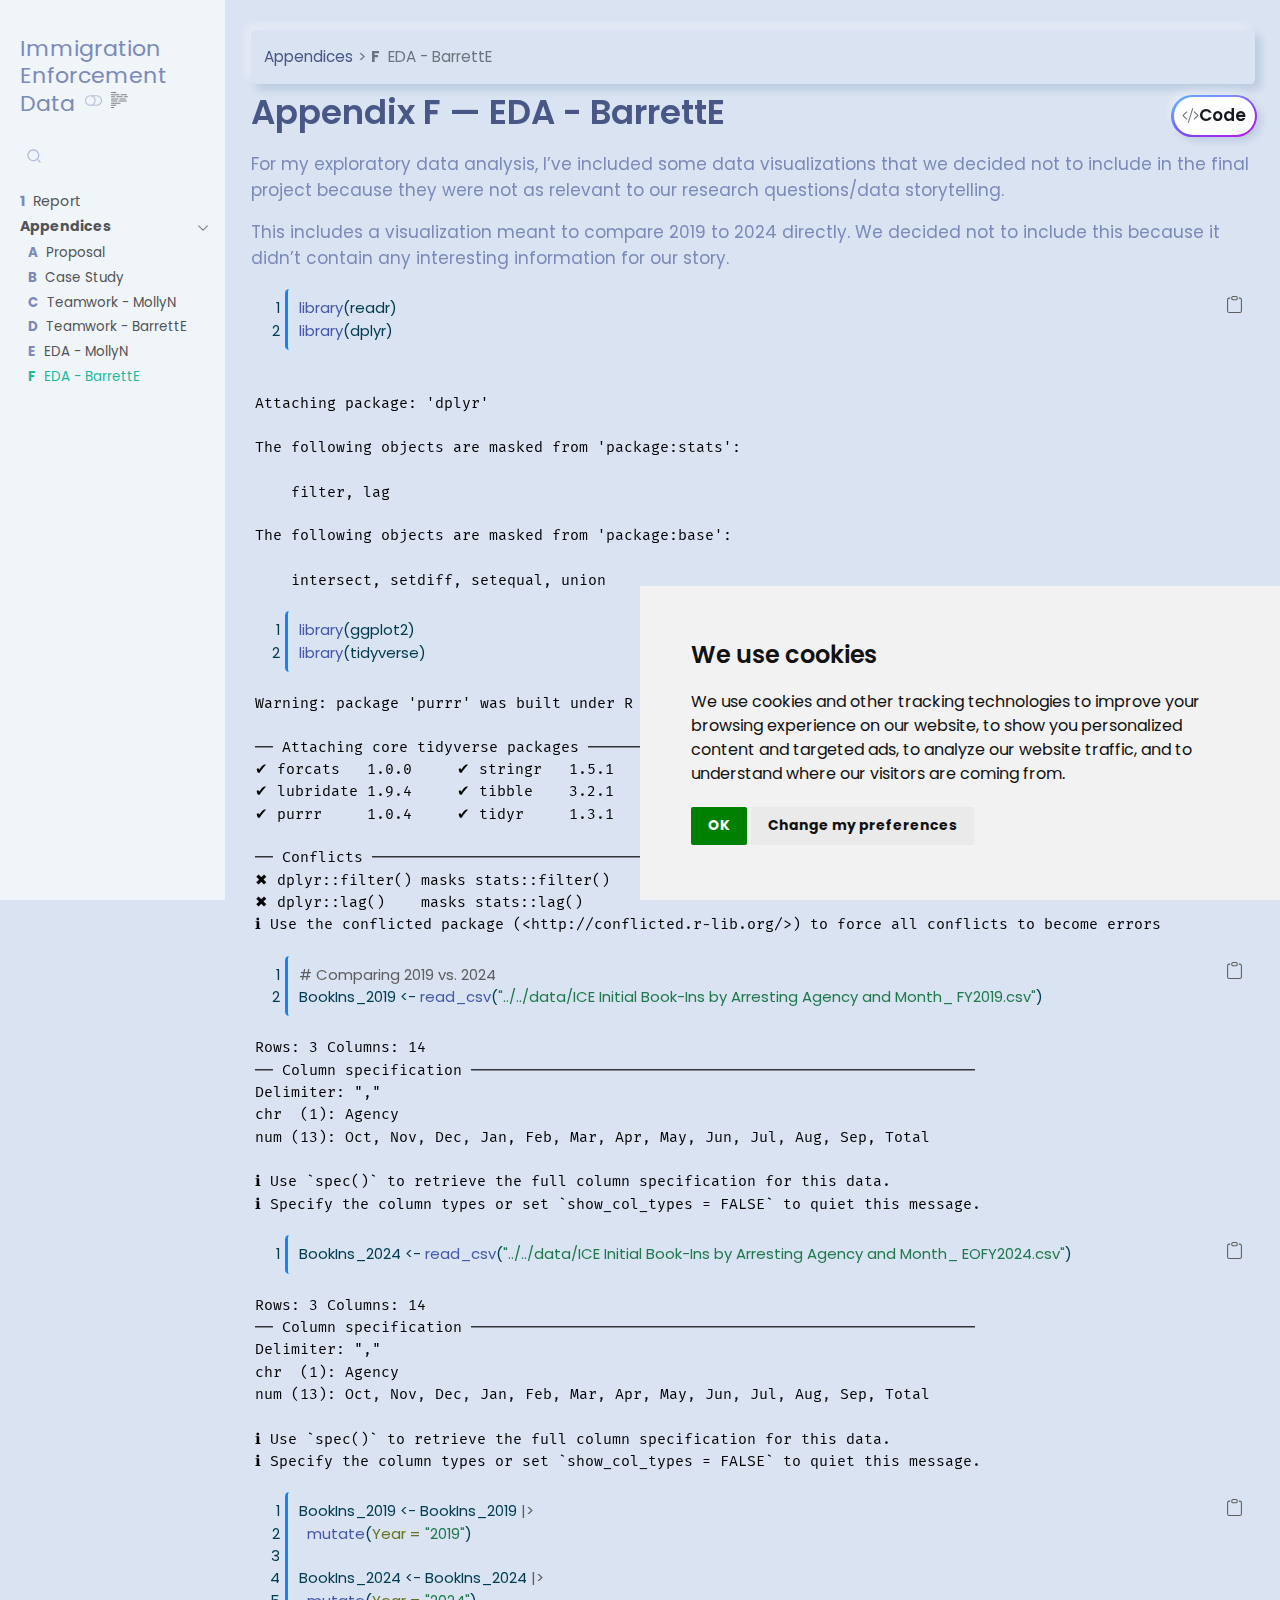
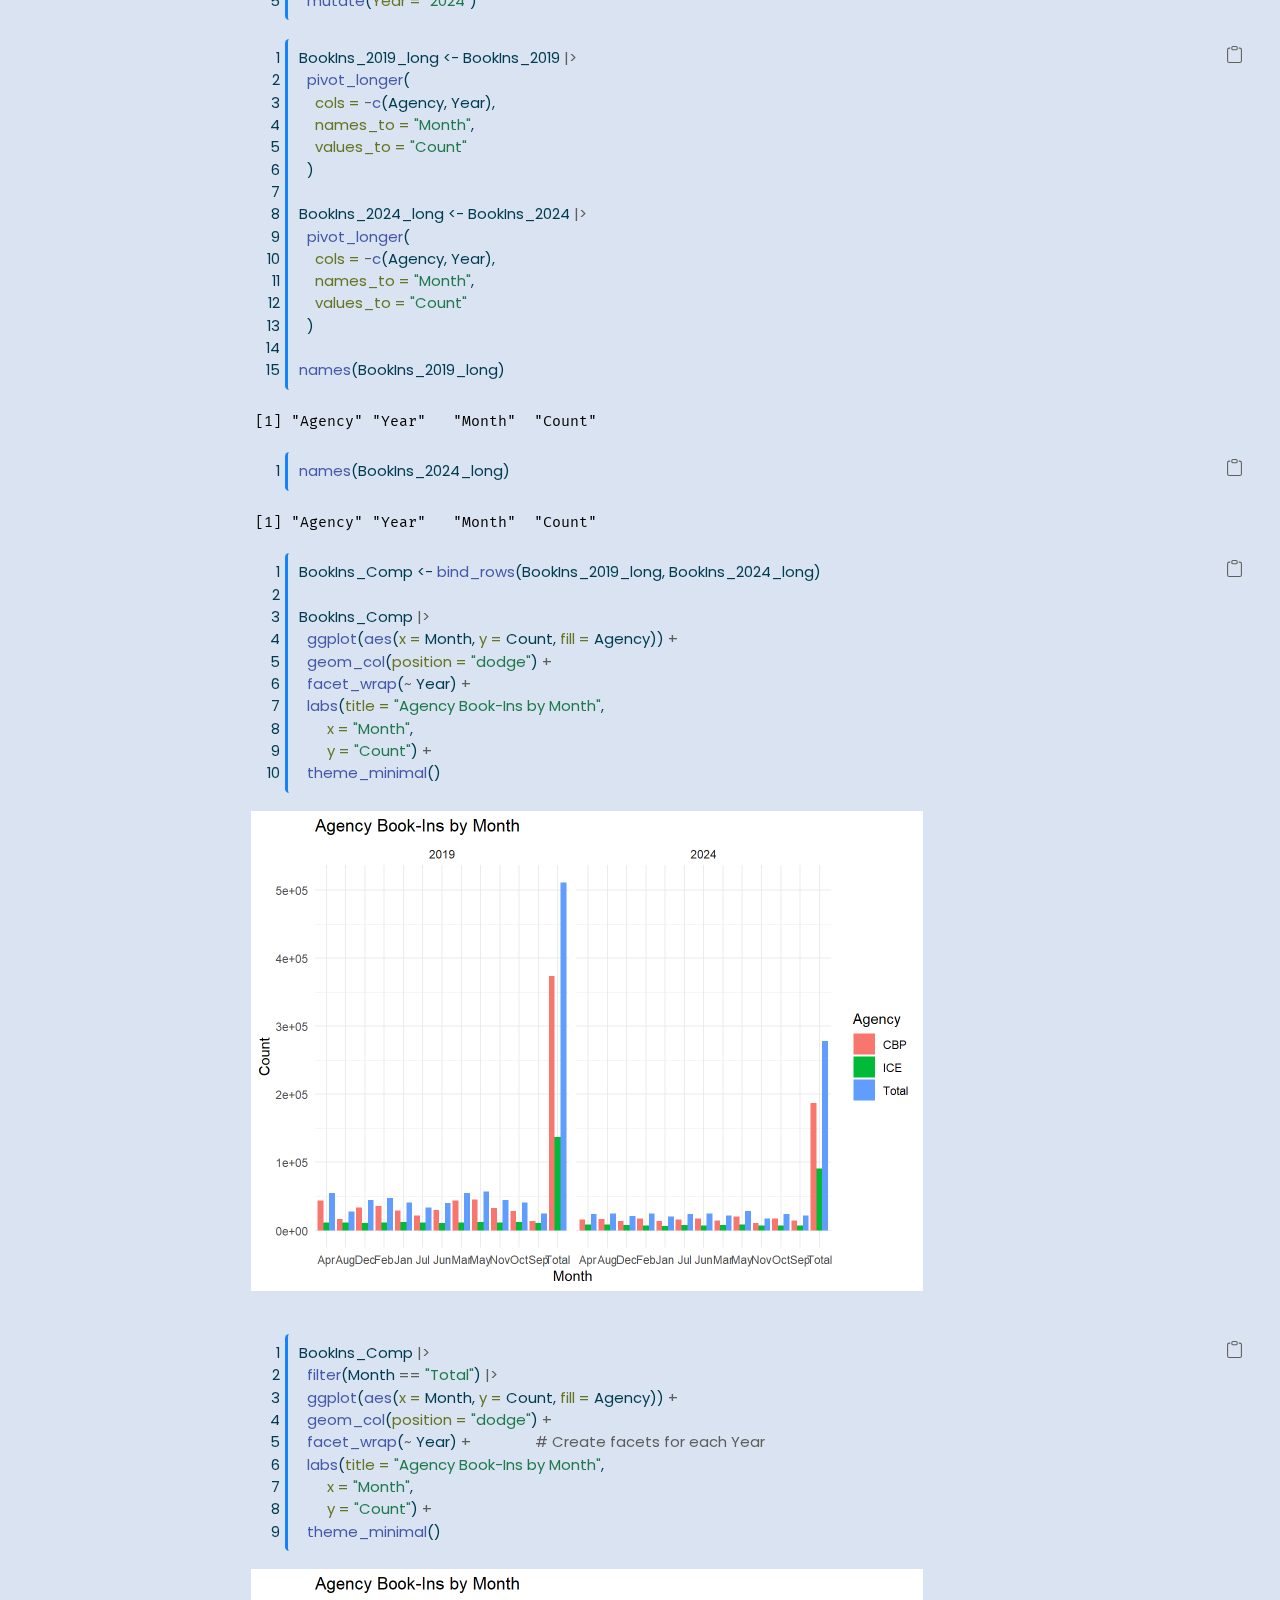
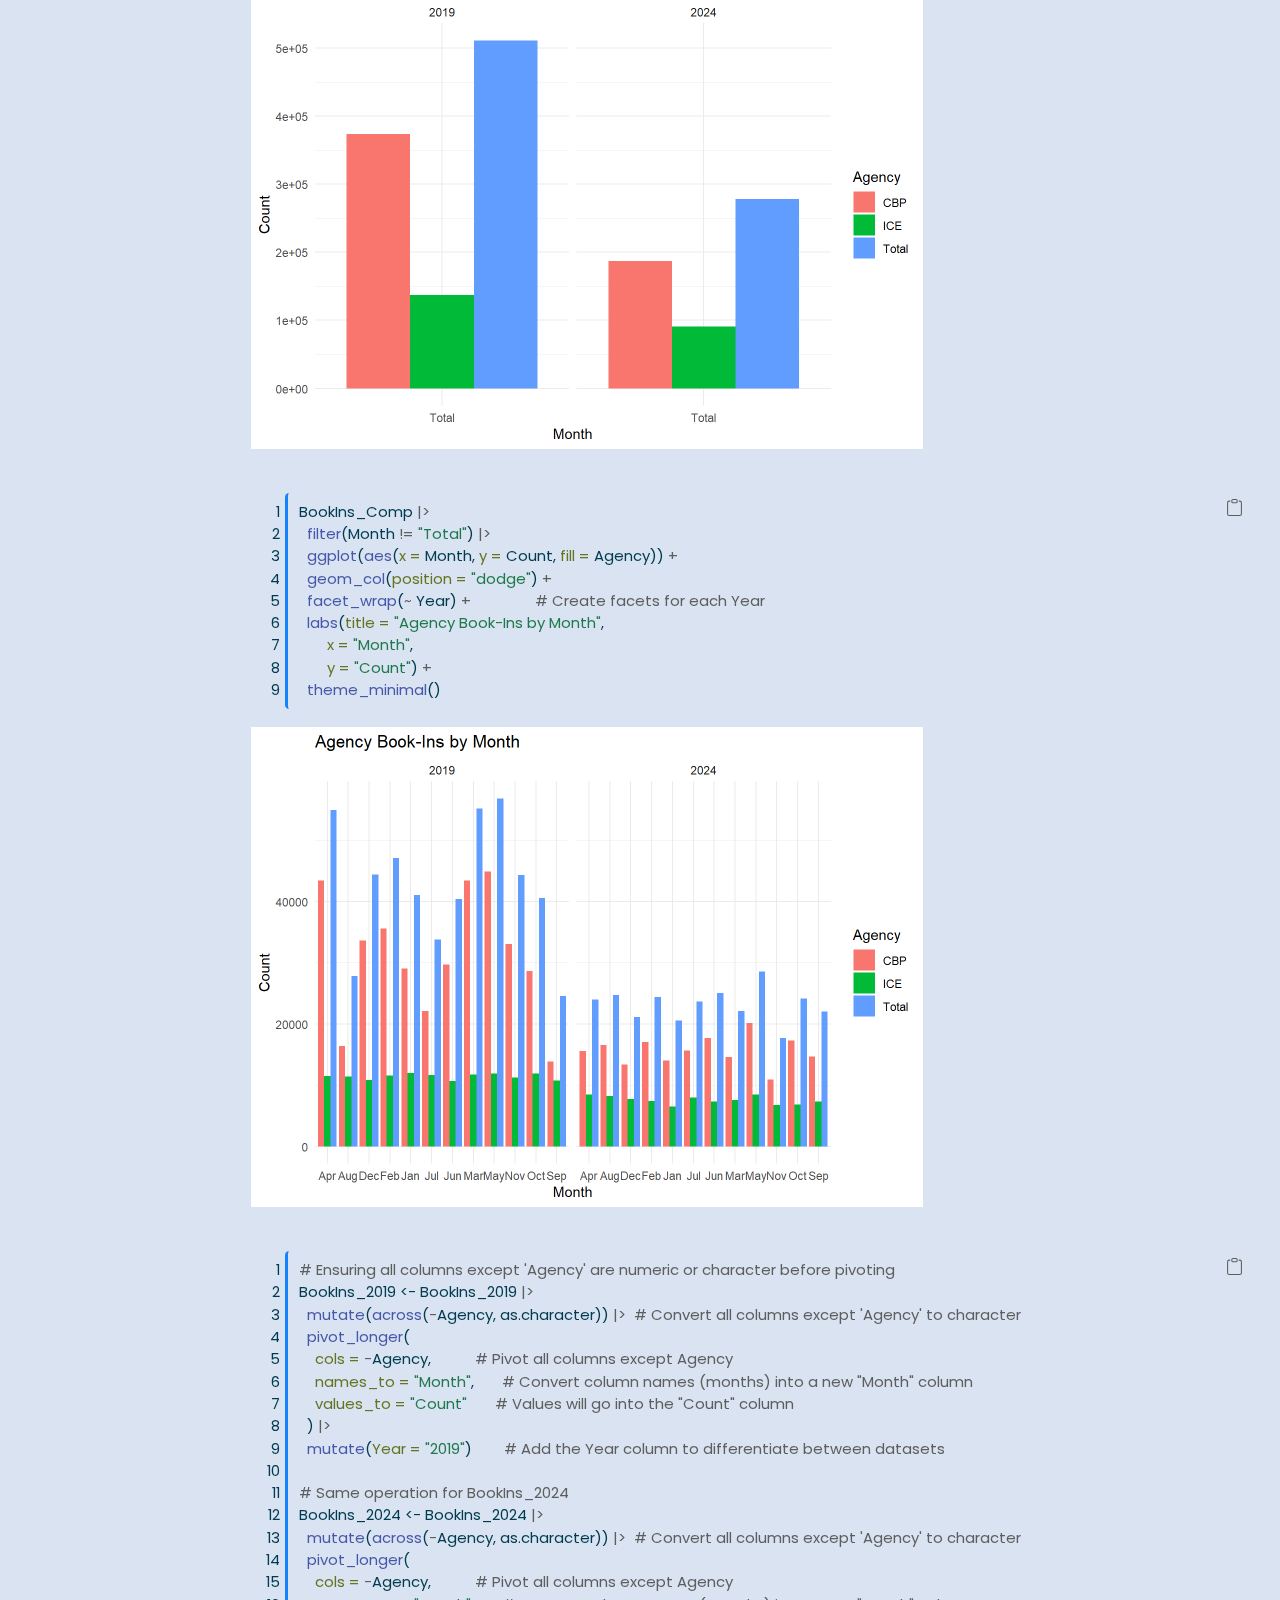
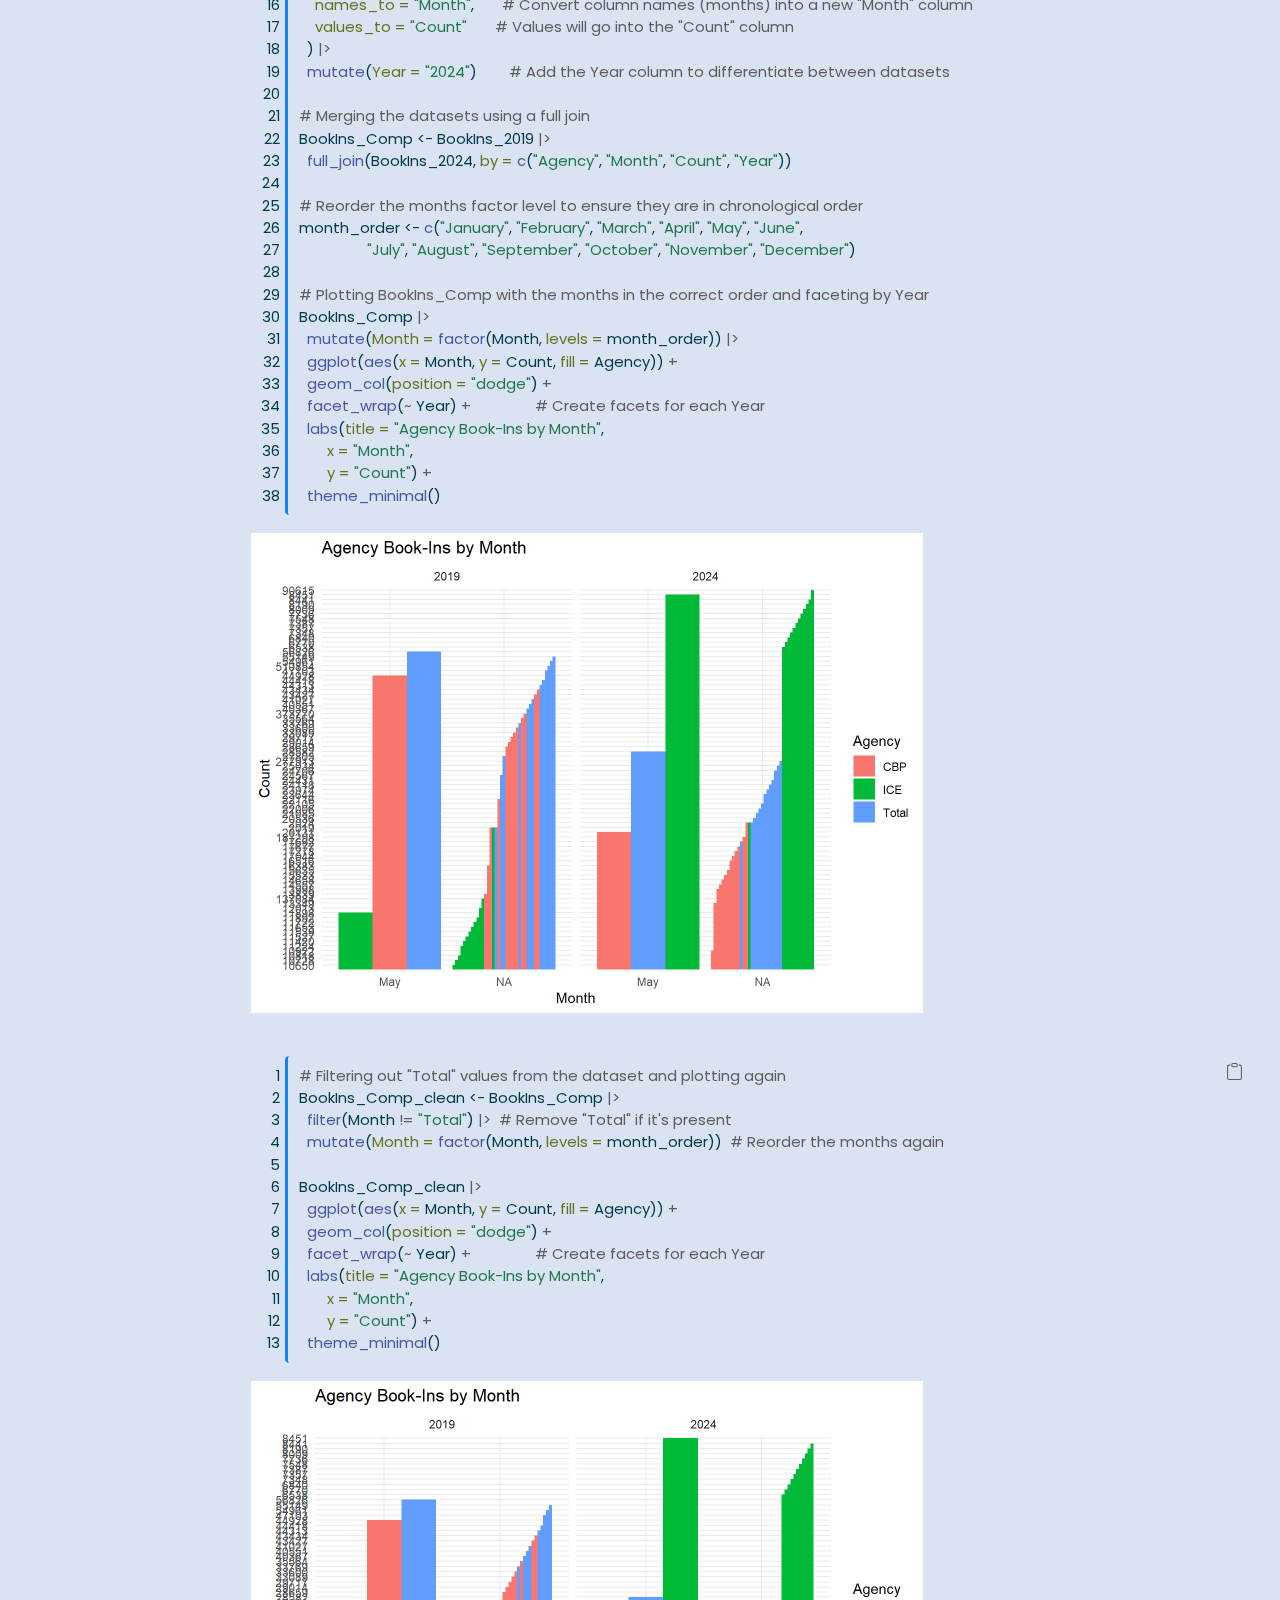
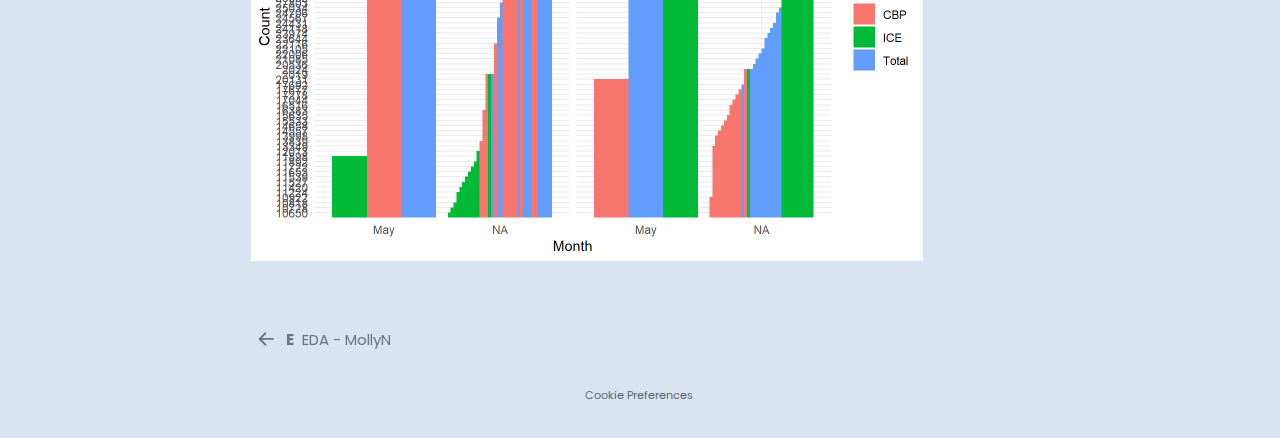
<file: src/eda/BarrettE.html>
<!DOCTYPE html>
<html xmlns="http://www.w3.org/1999/xhtml" lang="en" xml:lang="en"><head>
<meta http-equiv="Content-Type" content="text/html; charset=UTF-8">
<meta charset="utf-8">
<meta name="generator" content="quarto-1.5.57">
<meta name="viewport" content="width=device-width, initial-scale=1.0, user-scalable=yes">
<title>Appendix F — EDA - BarrettE – Patterns of Detention: Tracking ICE + CBP Enforcement Since FY 2017</title>
<style>
code{white-space: pre-wrap;}
span.smallcaps{font-variant: small-caps;}
div.columns{display: flex; gap: min(4vw, 1.5em);}
div.column{flex: auto; overflow-x: auto;}
div.hanging-indent{margin-left: 1.5em; text-indent: -1.5em;}
ul.task-list{list-style: none;}
ul.task-list li input[type="checkbox"] {
  width: 0.8em;
  margin: 0 0.8em 0.2em -1em; /* quarto-specific, see https://github.com/quarto-dev/quarto-cli/issues/4556 */ 
  vertical-align: middle;
}
/* CSS for syntax highlighting */
pre > code.sourceCode { white-space: pre; position: relative; }
pre > code.sourceCode > span { line-height: 1.25; }
pre > code.sourceCode > span:empty { height: 1.2em; }
.sourceCode { overflow: visible; }
code.sourceCode > span { color: inherit; text-decoration: inherit; }
div.sourceCode { margin: 1em 0; }
pre.sourceCode { margin: 0; }
@media screen {
div.sourceCode { overflow: auto; }
}
@media print {
pre > code.sourceCode { white-space: pre-wrap; }
pre > code.sourceCode > span { display: inline-block; text-indent: -5em; padding-left: 5em; }
}
pre.numberSource code
  { counter-reset: source-line 0; }
pre.numberSource code > span
  { position: relative; left: -4em; counter-increment: source-line; }
pre.numberSource code > span > a:first-child::before
  { content: counter(source-line);
    position: relative; left: -1em; text-align: right; vertical-align: baseline;
    border: none; display: inline-block;
    -webkit-touch-callout: none; -webkit-user-select: none;
    -khtml-user-select: none; -moz-user-select: none;
    -ms-user-select: none; user-select: none;
    padding: 0 4px; width: 4em;
  }
pre.numberSource { margin-left: 3em;  padding-left: 4px; }
div.sourceCode
  {   }
@media screen {
pre > code.sourceCode > span > a:first-child::before { text-decoration: underline; }
}
</style>

<script src="../../site_libs/quarto-nav/quarto-nav.js"></script>
<script src="../../site_libs/clipboard/clipboard.min.js"></script>
<script src="../../site_libs/quarto-search/autocomplete.umd.js"></script>
<script src="../../site_libs/quarto-search/fuse.min.js"></script>
<script src="../../site_libs/quarto-search/quarto-search.js"></script>
<meta name="quarto:offset" content="../../">
<link href="../../src/eda/MollyN.html" rel="prev">
<script src="../../site_libs/cookie-consent/cookie-consent.js"></script>
<link href="../../site_libs/cookie-consent/cookie-consent.css" rel="stylesheet">
<script src="../../site_libs/quarto-html/quarto.js"></script>
<script src="../../site_libs/quarto-html/popper.min.js"></script>
<script src="../../site_libs/quarto-html/tippy.umd.min.js"></script>
<script src="../../site_libs/quarto-html/anchor.min.js"></script>
<link href="../../site_libs/quarto-html/tippy.css" rel="stylesheet">
<link href="../../site_libs/quarto-html/quarto-syntax-highlighting.css" rel="stylesheet" class="quarto-color-scheme" id="quarto-text-highlighting-styles">
<link href="../../site_libs/quarto-html/quarto-syntax-highlighting-dark.css" rel="prefetch" class="quarto-color-scheme quarto-color-alternate" id="quarto-text-highlighting-styles">
<script src="../../site_libs/bootstrap/bootstrap.min.js"></script>
<link href="../../site_libs/bootstrap/bootstrap-icons.css" rel="stylesheet">
<link href="../../site_libs/bootstrap/bootstrap.min.css" rel="stylesheet" class="quarto-color-scheme" id="quarto-bootstrap" data-mode="light">
<link href="../../site_libs/bootstrap/bootstrap-dark.min.css" rel="prefetch" class="quarto-color-scheme quarto-color-alternate" id="quarto-bootstrap" data-mode="light"><script id="quarto-search-options" type="application/json">{
  "location": "sidebar",
  "copy-button": false,
  "collapse-after": 3,
  "panel-placement": "start",
  "type": "textbox",
  "limit": 50,
  "keyboard-shortcut": [
    "f",
    "/",
    "s"
  ],
  "show-item-context": false,
  "language": {
    "search-no-results-text": "No results",
    "search-matching-documents-text": "matching documents",
    "search-copy-link-title": "Copy link to search",
    "search-hide-matches-text": "Hide additional matches",
    "search-more-match-text": "more match in this document",
    "search-more-matches-text": "more matches in this document",
    "search-clear-button-title": "Clear",
    "search-text-placeholder": "",
    "search-detached-cancel-button-title": "Cancel",
    "search-submit-button-title": "Submit",
    "search-label": "Search"
  }
}</script><script type="text/javascript" charset="UTF-8">
document.addEventListener('DOMContentLoaded', function () {
cookieconsent.run({
  "notice_banner_type":"simple",
  "consent_type":"implied",
  "palette":"light",
  "language":"en",
  "page_load_consent_levels":["strictly-necessary","functionality","tracking","targeting"],
  "notice_banner_reject_button_hide":false,
  "preferences_center_close_button_hide":false,
  "website_name":""
  ,
"language":"en"
  });
});
</script><style>html{ scroll-behavior: smooth; }</style>
<link rel="stylesheet" href="../../style/custom.css">
</head>
<body class="nav-sidebar docked">

<div id="quarto-search-results"></div>
  <header id="quarto-header" class="headroom fixed-top"><nav class="quarto-secondary-nav"><div class="container-fluid d-flex">
      <button type="button" class="quarto-btn-toggle btn" data-bs-toggle="collapse" role="button" data-bs-target=".quarto-sidebar-collapse-item" aria-controls="quarto-sidebar" aria-expanded="false" aria-label="Toggle sidebar navigation" onclick="if (window.quartoToggleHeadroom) { window.quartoToggleHeadroom(); }">
        <i class="bi bi-layout-text-sidebar-reverse"></i>
      </button>
        <nav class="quarto-page-breadcrumbs" aria-label="breadcrumb"><ol class="breadcrumb"><li class="breadcrumb-item"><a href="../../src/appx/proposal.html">Appendices</a></li><li class="breadcrumb-item"><a href="../../src/eda/BarrettE.html"><span class="chapter-number">F</span>&nbsp; <span class="chapter-title">EDA - BarrettE</span></a></li></ol></nav>
        <a class="flex-grow-1" role="navigation" data-bs-toggle="collapse" data-bs-target=".quarto-sidebar-collapse-item" aria-controls="quarto-sidebar" aria-expanded="false" aria-label="Toggle sidebar navigation" onclick="if (window.quartoToggleHeadroom) { window.quartoToggleHeadroom(); }">      
        </a>
      <button type="button" class="btn quarto-search-button" aria-label="Search" onclick="window.quartoOpenSearch();">
        <i class="bi bi-search"></i>
      </button>
    </div>
  </nav></header><!-- content --><div id="quarto-content" class="quarto-container page-columns page-rows-contents page-layout-full">
<!-- sidebar -->
  <nav id="quarto-sidebar" class="sidebar collapse collapse-horizontal quarto-sidebar-collapse-item sidebar-navigation docked overflow-auto"><div class="pt-lg-2 mt-2 text-left sidebar-header">
    <div class="sidebar-title mb-0 py-0">
      <a href="../../">Immigration Enforcement Data</a> 
        <div class="sidebar-tools-main">
  <a href="" class="quarto-color-scheme-toggle quarto-navigation-tool  px-1" onclick="window.quartoToggleColorScheme(); return false;" title="Toggle dark mode"><i class="bi"></i></a>
  <a href="" class="quarto-reader-toggle quarto-navigation-tool px-1" onclick="window.quartoToggleReader(); return false;" title="Toggle reader mode">
  <div class="quarto-reader-toggle-btn">
  <i class="bi"></i>
  </div>
</a>
</div>
    </div>
      </div>
        <div class="mt-2 flex-shrink-0 align-items-center">
        <div class="sidebar-search">
        <div id="quarto-search" class="" title="Search"></div>
        </div>
        </div>
    <div class="sidebar-menu-container"> 
    <ul class="list-unstyled mt-1">
<li class="sidebar-item">
  <div class="sidebar-item-container"> 
  <a href="../../index.html" class="sidebar-item-text sidebar-link">
 <span class="menu-text"><span class="chapter-number">1</span>&nbsp; <span class="chapter-title">Report</span></span></a>
  </div>
</li>
        <li class="sidebar-item sidebar-item-section">
      <div class="sidebar-item-container"> 
            <a class="sidebar-item-text sidebar-link text-start" data-bs-toggle="collapse" data-bs-target="#quarto-sidebar-section-1" role="navigation" aria-expanded="true">
 <span class="menu-text">Appendices</span></a>
          <a class="sidebar-item-toggle text-start" data-bs-toggle="collapse" data-bs-target="#quarto-sidebar-section-1" role="navigation" aria-expanded="true" aria-label="Toggle section">
            <i class="bi bi-chevron-right ms-2"></i>
          </a> 
      </div>
      <ul id="quarto-sidebar-section-1" class="collapse list-unstyled sidebar-section depth1 show">
<li class="sidebar-item">
  <div class="sidebar-item-container"> 
  <a href="../../src/appx/proposal.html" class="sidebar-item-text sidebar-link">
 <span class="menu-text"><span class="chapter-number">A</span>&nbsp; <span class="chapter-title">Proposal</span></span></a>
  </div>
</li>
          <li class="sidebar-item">
  <div class="sidebar-item-container"> 
  <a href="../../src/appx/case-study.html" class="sidebar-item-text sidebar-link">
 <span class="menu-text"><span class="chapter-number">B</span>&nbsp; <span class="chapter-title">Case Study</span></span></a>
  </div>
</li>
          <li class="sidebar-item">
  <div class="sidebar-item-container"> 
  <a href="../../src/et/MollyN.html" class="sidebar-item-text sidebar-link">
 <span class="menu-text"><span class="chapter-number">C</span>&nbsp; <span class="chapter-title">Teamwork - MollyN</span></span></a>
  </div>
</li>
          <li class="sidebar-item">
  <div class="sidebar-item-container"> 
  <a href="../../src/et/BarrettE.html" class="sidebar-item-text sidebar-link">
 <span class="menu-text"><span class="chapter-number">D</span>&nbsp; <span class="chapter-title">Teamwork - BarrettE</span></span></a>
  </div>
</li>
          <li class="sidebar-item">
  <div class="sidebar-item-container"> 
  <a href="../../src/eda/MollyN.html" class="sidebar-item-text sidebar-link">
 <span class="menu-text"><span class="chapter-number">E</span>&nbsp; <span class="chapter-title">EDA - MollyN</span></span></a>
  </div>
</li>
          <li class="sidebar-item">
  <div class="sidebar-item-container"> 
  <a href="../../src/eda/BarrettE.html" class="sidebar-item-text sidebar-link active">
 <span class="menu-text"><span class="chapter-number">F</span>&nbsp; <span class="chapter-title">EDA - BarrettE</span></span></a>
  </div>
</li>
      </ul>
</li>
    </ul>
</div>
</nav><div id="quarto-sidebar-glass" class="quarto-sidebar-collapse-item" data-bs-toggle="collapse" data-bs-target=".quarto-sidebar-collapse-item"></div>
<!-- margin-sidebar -->
    <div id="quarto-margin-sidebar" class="sidebar margin-sidebar zindex-bottom">
        
    </div>
<!-- main -->
<main class="content column-page-right" id="quarto-document-content"><header id="title-block-header" class="quarto-title-block default"><nav class="quarto-page-breadcrumbs quarto-title-breadcrumbs d-none d-lg-block" aria-label="breadcrumb"><ol class="breadcrumb"><li class="breadcrumb-item"><a href="../../src/appx/proposal.html">Appendices</a></li><li class="breadcrumb-item"><a href="../../src/eda/BarrettE.html"><span class="chapter-number">F</span>&nbsp; <span class="chapter-title">EDA - BarrettE</span></a></li></ol></nav><div class="quarto-title">
<div class="quarto-title-block"><div><h1 class="title">Appendix F — EDA - BarrettE</h1><button type="button" class="btn code-tools-button" id="quarto-code-tools-source"><i class="bi"></i> Code</button></div></div>
</div>



<div class="quarto-title-meta column-page-right">

    
  
    
  </div>
  


</header><p>For my exploratory data analysis, I’ve included some data visualizations that we decided not to include in the final project because they were not as relevant to our research questions/data storytelling.</p>
<p>This includes a visualization meant to compare 2019 to 2024 directly. We decided not to include this because it didn’t contain any interesting information for our story.</p>
<div class="cell">
<div class="sourceCode cell-code" id="cb1"><pre class="sourceCode numberSource r number-lines code-with-copy"><code class="sourceCode r"><span id="cb1-1"><a href="#cb1-1"></a><span class="fu">library</span>(readr)</span>
<span id="cb1-2"><a href="#cb1-2"></a><span class="fu">library</span>(dplyr)</span></code><button title="Copy to Clipboard" class="code-copy-button"><i class="bi"></i></button></pre></div>
<div class="cell-output cell-output-stderr">
<pre><code>
Attaching package: 'dplyr'</code></pre>
</div>
<div class="cell-output cell-output-stderr">
<pre><code>The following objects are masked from 'package:stats':

    filter, lag</code></pre>
</div>
<div class="cell-output cell-output-stderr">
<pre><code>The following objects are masked from 'package:base':

    intersect, setdiff, setequal, union</code></pre>
</div>
<div class="sourceCode cell-code" id="cb5"><pre class="sourceCode numberSource r number-lines code-with-copy"><code class="sourceCode r"><span id="cb5-1"><a href="#cb5-1"></a><span class="fu">library</span>(ggplot2)</span>
<span id="cb5-2"><a href="#cb5-2"></a><span class="fu">library</span>(tidyverse)</span></code><button title="Copy to Clipboard" class="code-copy-button"><i class="bi"></i></button></pre></div>
<div class="cell-output cell-output-stderr">
<pre><code>Warning: package 'purrr' was built under R version 4.4.3</code></pre>
</div>
<div class="cell-output cell-output-stderr">
<pre><code>── Attaching core tidyverse packages ──────────────────────── tidyverse 2.0.0 ──
✔ forcats   1.0.0     ✔ stringr   1.5.1
✔ lubridate 1.9.4     ✔ tibble    3.2.1
✔ purrr     1.0.4     ✔ tidyr     1.3.1</code></pre>
</div>
<div class="cell-output cell-output-stderr">
<pre><code>── Conflicts ────────────────────────────────────────── tidyverse_conflicts() ──
✖ dplyr::filter() masks stats::filter()
✖ dplyr::lag()    masks stats::lag()
ℹ Use the conflicted package (&lt;http://conflicted.r-lib.org/&gt;) to force all conflicts to become errors</code></pre>
</div>
</div>
<div class="cell">
<div class="sourceCode cell-code" id="cb9"><pre class="sourceCode numberSource r number-lines code-with-copy"><code class="sourceCode r"><span id="cb9-1"><a href="#cb9-1"></a><span class="co"># Comparing 2019 vs. 2024</span></span>
<span id="cb9-2"><a href="#cb9-2"></a>BookIns_2019 <span class="ot">&lt;-</span> <span class="fu">read_csv</span>(<span class="st">"../../data/ICE Initial Book-Ins by Arresting Agency and Month_ FY2019.csv"</span>)</span></code><button title="Copy to Clipboard" class="code-copy-button"><i class="bi"></i></button></pre></div>
<div class="cell-output cell-output-stderr">
<pre><code>Rows: 3 Columns: 14
── Column specification ────────────────────────────────────────────────────────
Delimiter: ","
chr  (1): Agency
num (13): Oct, Nov, Dec, Jan, Feb, Mar, Apr, May, Jun, Jul, Aug, Sep, Total

ℹ Use `spec()` to retrieve the full column specification for this data.
ℹ Specify the column types or set `show_col_types = FALSE` to quiet this message.</code></pre>
</div>
<div class="sourceCode cell-code" id="cb11"><pre class="sourceCode numberSource r number-lines code-with-copy"><code class="sourceCode r"><span id="cb11-1"><a href="#cb11-1"></a>BookIns_2024 <span class="ot">&lt;-</span> <span class="fu">read_csv</span>(<span class="st">"../../data/ICE Initial Book-Ins by Arresting Agency and Month_ EOFY2024.csv"</span>)</span></code><button title="Copy to Clipboard" class="code-copy-button"><i class="bi"></i></button></pre></div>
<div class="cell-output cell-output-stderr">
<pre><code>Rows: 3 Columns: 14
── Column specification ────────────────────────────────────────────────────────
Delimiter: ","
chr  (1): Agency
num (13): Oct, Nov, Dec, Jan, Feb, Mar, Apr, May, Jun, Jul, Aug, Sep, Total

ℹ Use `spec()` to retrieve the full column specification for this data.
ℹ Specify the column types or set `show_col_types = FALSE` to quiet this message.</code></pre>
</div>
</div>
<div class="cell">
<div class="sourceCode cell-code" id="cb13"><pre class="sourceCode numberSource r number-lines code-with-copy"><code class="sourceCode r"><span id="cb13-1"><a href="#cb13-1"></a>BookIns_2019 <span class="ot">&lt;-</span> BookIns_2019 <span class="sc">|&gt;</span></span>
<span id="cb13-2"><a href="#cb13-2"></a>  <span class="fu">mutate</span>(<span class="at">Year =</span> <span class="st">"2019"</span>)</span>
<span id="cb13-3"><a href="#cb13-3"></a></span>
<span id="cb13-4"><a href="#cb13-4"></a>BookIns_2024 <span class="ot">&lt;-</span> BookIns_2024 <span class="sc">|&gt;</span></span>
<span id="cb13-5"><a href="#cb13-5"></a>  <span class="fu">mutate</span>(<span class="at">Year =</span> <span class="st">"2024"</span>)</span></code><button title="Copy to Clipboard" class="code-copy-button"><i class="bi"></i></button></pre></div>
</div>
<div class="cell">
<div class="sourceCode cell-code" id="cb14"><pre class="sourceCode numberSource r number-lines code-with-copy"><code class="sourceCode r"><span id="cb14-1"><a href="#cb14-1"></a>BookIns_2019_long <span class="ot">&lt;-</span> BookIns_2019 <span class="sc">|&gt;</span></span>
<span id="cb14-2"><a href="#cb14-2"></a>  <span class="fu">pivot_longer</span>(</span>
<span id="cb14-3"><a href="#cb14-3"></a>    <span class="at">cols =</span> <span class="sc">-</span><span class="fu">c</span>(Agency, Year),</span>
<span id="cb14-4"><a href="#cb14-4"></a>    <span class="at">names_to =</span> <span class="st">"Month"</span>,</span>
<span id="cb14-5"><a href="#cb14-5"></a>    <span class="at">values_to =</span> <span class="st">"Count"</span></span>
<span id="cb14-6"><a href="#cb14-6"></a>  )</span>
<span id="cb14-7"><a href="#cb14-7"></a></span>
<span id="cb14-8"><a href="#cb14-8"></a>BookIns_2024_long <span class="ot">&lt;-</span> BookIns_2024 <span class="sc">|&gt;</span></span>
<span id="cb14-9"><a href="#cb14-9"></a>  <span class="fu">pivot_longer</span>(</span>
<span id="cb14-10"><a href="#cb14-10"></a>    <span class="at">cols =</span> <span class="sc">-</span><span class="fu">c</span>(Agency, Year),</span>
<span id="cb14-11"><a href="#cb14-11"></a>    <span class="at">names_to =</span> <span class="st">"Month"</span>,</span>
<span id="cb14-12"><a href="#cb14-12"></a>    <span class="at">values_to =</span> <span class="st">"Count"</span></span>
<span id="cb14-13"><a href="#cb14-13"></a>  )</span>
<span id="cb14-14"><a href="#cb14-14"></a></span>
<span id="cb14-15"><a href="#cb14-15"></a><span class="fu">names</span>(BookIns_2019_long)</span></code><button title="Copy to Clipboard" class="code-copy-button"><i class="bi"></i></button></pre></div>
<div class="cell-output cell-output-stdout">
<pre><code>[1] "Agency" "Year"   "Month"  "Count" </code></pre>
</div>
<div class="sourceCode cell-code" id="cb16"><pre class="sourceCode numberSource r number-lines code-with-copy"><code class="sourceCode r"><span id="cb16-1"><a href="#cb16-1"></a><span class="fu">names</span>(BookIns_2024_long)</span></code><button title="Copy to Clipboard" class="code-copy-button"><i class="bi"></i></button></pre></div>
<div class="cell-output cell-output-stdout">
<pre><code>[1] "Agency" "Year"   "Month"  "Count" </code></pre>
</div>
</div>
<div class="cell">
<div class="sourceCode cell-code" id="cb18"><pre class="sourceCode numberSource r number-lines code-with-copy"><code class="sourceCode r"><span id="cb18-1"><a href="#cb18-1"></a>BookIns_Comp <span class="ot">&lt;-</span> <span class="fu">bind_rows</span>(BookIns_2019_long, BookIns_2024_long)</span>
<span id="cb18-2"><a href="#cb18-2"></a></span>
<span id="cb18-3"><a href="#cb18-3"></a>BookIns_Comp <span class="sc">|&gt;</span> </span>
<span id="cb18-4"><a href="#cb18-4"></a>  <span class="fu">ggplot</span>(<span class="fu">aes</span>(<span class="at">x =</span> Month, <span class="at">y =</span> Count, <span class="at">fill =</span> Agency)) <span class="sc">+</span></span>
<span id="cb18-5"><a href="#cb18-5"></a>  <span class="fu">geom_col</span>(<span class="at">position =</span> <span class="st">"dodge"</span>) <span class="sc">+</span></span>
<span id="cb18-6"><a href="#cb18-6"></a>  <span class="fu">facet_wrap</span>(<span class="sc">~</span> Year) <span class="sc">+</span></span>
<span id="cb18-7"><a href="#cb18-7"></a>  <span class="fu">labs</span>(<span class="at">title =</span> <span class="st">"Agency Book-Ins by Month"</span>,</span>
<span id="cb18-8"><a href="#cb18-8"></a>       <span class="at">x =</span> <span class="st">"Month"</span>,</span>
<span id="cb18-9"><a href="#cb18-9"></a>       <span class="at">y =</span> <span class="st">"Count"</span>) <span class="sc">+</span></span>
<span id="cb18-10"><a href="#cb18-10"></a>  <span class="fu">theme_minimal</span>()</span></code><button title="Copy to Clipboard" class="code-copy-button"><i class="bi"></i></button></pre></div>
<div class="cell-output-display">
<div>
<figure class="figure"><p><img src="BarrettE_files/figure-html/unnamed-chunk-5-1.png" class="img-fluid figure-img" width="672"></p>
</figure>
</div>
</div>
</div>
<div class="cell">
<div class="sourceCode cell-code" id="cb19"><pre class="sourceCode numberSource r number-lines code-with-copy"><code class="sourceCode r"><span id="cb19-1"><a href="#cb19-1"></a>BookIns_Comp <span class="sc">|&gt;</span> </span>
<span id="cb19-2"><a href="#cb19-2"></a>  <span class="fu">filter</span>(Month <span class="sc">==</span> <span class="st">"Total"</span>) <span class="sc">|&gt;</span></span>
<span id="cb19-3"><a href="#cb19-3"></a>  <span class="fu">ggplot</span>(<span class="fu">aes</span>(<span class="at">x =</span> Month, <span class="at">y =</span> Count, <span class="at">fill =</span> Agency)) <span class="sc">+</span></span>
<span id="cb19-4"><a href="#cb19-4"></a>  <span class="fu">geom_col</span>(<span class="at">position =</span> <span class="st">"dodge"</span>) <span class="sc">+</span></span>
<span id="cb19-5"><a href="#cb19-5"></a>  <span class="fu">facet_wrap</span>(<span class="sc">~</span> Year) <span class="sc">+</span>                <span class="co"># Create facets for each Year</span></span>
<span id="cb19-6"><a href="#cb19-6"></a>  <span class="fu">labs</span>(<span class="at">title =</span> <span class="st">"Agency Book-Ins by Month"</span>,</span>
<span id="cb19-7"><a href="#cb19-7"></a>       <span class="at">x =</span> <span class="st">"Month"</span>,</span>
<span id="cb19-8"><a href="#cb19-8"></a>       <span class="at">y =</span> <span class="st">"Count"</span>) <span class="sc">+</span></span>
<span id="cb19-9"><a href="#cb19-9"></a>  <span class="fu">theme_minimal</span>()</span></code><button title="Copy to Clipboard" class="code-copy-button"><i class="bi"></i></button></pre></div>
<div class="cell-output-display">
<div>
<figure class="figure"><p><img src="BarrettE_files/figure-html/unnamed-chunk-6-1.png" class="img-fluid figure-img" width="672"></p>
</figure>
</div>
</div>
</div>
<div class="cell">
<div class="sourceCode cell-code" id="cb20"><pre class="sourceCode numberSource r number-lines code-with-copy"><code class="sourceCode r"><span id="cb20-1"><a href="#cb20-1"></a>BookIns_Comp <span class="sc">|&gt;</span> </span>
<span id="cb20-2"><a href="#cb20-2"></a>  <span class="fu">filter</span>(Month <span class="sc">!=</span> <span class="st">"Total"</span>) <span class="sc">|&gt;</span></span>
<span id="cb20-3"><a href="#cb20-3"></a>  <span class="fu">ggplot</span>(<span class="fu">aes</span>(<span class="at">x =</span> Month, <span class="at">y =</span> Count, <span class="at">fill =</span> Agency)) <span class="sc">+</span></span>
<span id="cb20-4"><a href="#cb20-4"></a>  <span class="fu">geom_col</span>(<span class="at">position =</span> <span class="st">"dodge"</span>) <span class="sc">+</span></span>
<span id="cb20-5"><a href="#cb20-5"></a>  <span class="fu">facet_wrap</span>(<span class="sc">~</span> Year) <span class="sc">+</span>                <span class="co"># Create facets for each Year</span></span>
<span id="cb20-6"><a href="#cb20-6"></a>  <span class="fu">labs</span>(<span class="at">title =</span> <span class="st">"Agency Book-Ins by Month"</span>,</span>
<span id="cb20-7"><a href="#cb20-7"></a>       <span class="at">x =</span> <span class="st">"Month"</span>,</span>
<span id="cb20-8"><a href="#cb20-8"></a>       <span class="at">y =</span> <span class="st">"Count"</span>) <span class="sc">+</span></span>
<span id="cb20-9"><a href="#cb20-9"></a>  <span class="fu">theme_minimal</span>()</span></code><button title="Copy to Clipboard" class="code-copy-button"><i class="bi"></i></button></pre></div>
<div class="cell-output-display">
<div>
<figure class="figure"><p><img src="BarrettE_files/figure-html/unnamed-chunk-7-1.png" class="img-fluid figure-img" width="672"></p>
</figure>
</div>
</div>
</div>
<div class="cell">
<div class="sourceCode cell-code" id="cb21"><pre class="sourceCode numberSource r number-lines code-with-copy"><code class="sourceCode r"><span id="cb21-1"><a href="#cb21-1"></a><span class="co"># Ensuring all columns except 'Agency' are numeric or character before pivoting</span></span>
<span id="cb21-2"><a href="#cb21-2"></a>BookIns_2019 <span class="ot">&lt;-</span> BookIns_2019 <span class="sc">|&gt;</span></span>
<span id="cb21-3"><a href="#cb21-3"></a>  <span class="fu">mutate</span>(<span class="fu">across</span>(<span class="sc">-</span>Agency, as.character)) <span class="sc">|&gt;</span>  <span class="co"># Convert all columns except 'Agency' to character</span></span>
<span id="cb21-4"><a href="#cb21-4"></a>  <span class="fu">pivot_longer</span>(</span>
<span id="cb21-5"><a href="#cb21-5"></a>    <span class="at">cols =</span> <span class="sc">-</span>Agency,           <span class="co"># Pivot all columns except Agency</span></span>
<span id="cb21-6"><a href="#cb21-6"></a>    <span class="at">names_to =</span> <span class="st">"Month"</span>,       <span class="co"># Convert column names (months) into a new "Month" column</span></span>
<span id="cb21-7"><a href="#cb21-7"></a>    <span class="at">values_to =</span> <span class="st">"Count"</span>       <span class="co"># Values will go into the "Count" column</span></span>
<span id="cb21-8"><a href="#cb21-8"></a>  ) <span class="sc">|&gt;</span></span>
<span id="cb21-9"><a href="#cb21-9"></a>  <span class="fu">mutate</span>(<span class="at">Year =</span> <span class="st">"2019"</span>)        <span class="co"># Add the Year column to differentiate between datasets</span></span>
<span id="cb21-10"><a href="#cb21-10"></a></span>
<span id="cb21-11"><a href="#cb21-11"></a><span class="co"># Same operation for BookIns_2024</span></span>
<span id="cb21-12"><a href="#cb21-12"></a>BookIns_2024 <span class="ot">&lt;-</span> BookIns_2024 <span class="sc">|&gt;</span></span>
<span id="cb21-13"><a href="#cb21-13"></a>  <span class="fu">mutate</span>(<span class="fu">across</span>(<span class="sc">-</span>Agency, as.character)) <span class="sc">|&gt;</span>  <span class="co"># Convert all columns except 'Agency' to character</span></span>
<span id="cb21-14"><a href="#cb21-14"></a>  <span class="fu">pivot_longer</span>(</span>
<span id="cb21-15"><a href="#cb21-15"></a>    <span class="at">cols =</span> <span class="sc">-</span>Agency,           <span class="co"># Pivot all columns except Agency</span></span>
<span id="cb21-16"><a href="#cb21-16"></a>    <span class="at">names_to =</span> <span class="st">"Month"</span>,       <span class="co"># Convert column names (months) into a new "Month" column</span></span>
<span id="cb21-17"><a href="#cb21-17"></a>    <span class="at">values_to =</span> <span class="st">"Count"</span>       <span class="co"># Values will go into the "Count" column</span></span>
<span id="cb21-18"><a href="#cb21-18"></a>  ) <span class="sc">|&gt;</span></span>
<span id="cb21-19"><a href="#cb21-19"></a>  <span class="fu">mutate</span>(<span class="at">Year =</span> <span class="st">"2024"</span>)        <span class="co"># Add the Year column to differentiate between datasets</span></span>
<span id="cb21-20"><a href="#cb21-20"></a></span>
<span id="cb21-21"><a href="#cb21-21"></a><span class="co"># Merging the datasets using a full join</span></span>
<span id="cb21-22"><a href="#cb21-22"></a>BookIns_Comp <span class="ot">&lt;-</span> BookIns_2019 <span class="sc">|&gt;</span></span>
<span id="cb21-23"><a href="#cb21-23"></a>  <span class="fu">full_join</span>(BookIns_2024, <span class="at">by =</span> <span class="fu">c</span>(<span class="st">"Agency"</span>, <span class="st">"Month"</span>, <span class="st">"Count"</span>, <span class="st">"Year"</span>))</span>
<span id="cb21-24"><a href="#cb21-24"></a></span>
<span id="cb21-25"><a href="#cb21-25"></a><span class="co"># Reorder the months factor level to ensure they are in chronological order</span></span>
<span id="cb21-26"><a href="#cb21-26"></a>month_order <span class="ot">&lt;-</span> <span class="fu">c</span>(<span class="st">"January"</span>, <span class="st">"February"</span>, <span class="st">"March"</span>, <span class="st">"April"</span>, <span class="st">"May"</span>, <span class="st">"June"</span>, </span>
<span id="cb21-27"><a href="#cb21-27"></a>                 <span class="st">"July"</span>, <span class="st">"August"</span>, <span class="st">"September"</span>, <span class="st">"October"</span>, <span class="st">"November"</span>, <span class="st">"December"</span>)</span>
<span id="cb21-28"><a href="#cb21-28"></a></span>
<span id="cb21-29"><a href="#cb21-29"></a><span class="co"># Plotting BookIns_Comp with the months in the correct order and faceting by Year</span></span>
<span id="cb21-30"><a href="#cb21-30"></a>BookIns_Comp <span class="sc">|&gt;</span> </span>
<span id="cb21-31"><a href="#cb21-31"></a>  <span class="fu">mutate</span>(<span class="at">Month =</span> <span class="fu">factor</span>(Month, <span class="at">levels =</span> month_order)) <span class="sc">|&gt;</span></span>
<span id="cb21-32"><a href="#cb21-32"></a>  <span class="fu">ggplot</span>(<span class="fu">aes</span>(<span class="at">x =</span> Month, <span class="at">y =</span> Count, <span class="at">fill =</span> Agency)) <span class="sc">+</span></span>
<span id="cb21-33"><a href="#cb21-33"></a>  <span class="fu">geom_col</span>(<span class="at">position =</span> <span class="st">"dodge"</span>) <span class="sc">+</span></span>
<span id="cb21-34"><a href="#cb21-34"></a>  <span class="fu">facet_wrap</span>(<span class="sc">~</span> Year) <span class="sc">+</span>                <span class="co"># Create facets for each Year</span></span>
<span id="cb21-35"><a href="#cb21-35"></a>  <span class="fu">labs</span>(<span class="at">title =</span> <span class="st">"Agency Book-Ins by Month"</span>,</span>
<span id="cb21-36"><a href="#cb21-36"></a>       <span class="at">x =</span> <span class="st">"Month"</span>,</span>
<span id="cb21-37"><a href="#cb21-37"></a>       <span class="at">y =</span> <span class="st">"Count"</span>) <span class="sc">+</span></span>
<span id="cb21-38"><a href="#cb21-38"></a>  <span class="fu">theme_minimal</span>()</span></code><button title="Copy to Clipboard" class="code-copy-button"><i class="bi"></i></button></pre></div>
<div class="cell-output-display">
<div>
<figure class="figure"><p><img src="BarrettE_files/figure-html/unnamed-chunk-8-1.png" class="img-fluid figure-img" width="672"></p>
</figure>
</div>
</div>
<div class="sourceCode cell-code" id="cb22"><pre class="sourceCode numberSource r number-lines code-with-copy"><code class="sourceCode r"><span id="cb22-1"><a href="#cb22-1"></a><span class="co"># Filtering out "Total" values from the dataset and plotting again</span></span>
<span id="cb22-2"><a href="#cb22-2"></a>BookIns_Comp_clean <span class="ot">&lt;-</span> BookIns_Comp <span class="sc">|&gt;</span> </span>
<span id="cb22-3"><a href="#cb22-3"></a>  <span class="fu">filter</span>(Month <span class="sc">!=</span> <span class="st">"Total"</span>) <span class="sc">|&gt;</span>  <span class="co"># Remove "Total" if it's present</span></span>
<span id="cb22-4"><a href="#cb22-4"></a>  <span class="fu">mutate</span>(<span class="at">Month =</span> <span class="fu">factor</span>(Month, <span class="at">levels =</span> month_order))  <span class="co"># Reorder the months again</span></span>
<span id="cb22-5"><a href="#cb22-5"></a></span>
<span id="cb22-6"><a href="#cb22-6"></a>BookIns_Comp_clean <span class="sc">|&gt;</span> </span>
<span id="cb22-7"><a href="#cb22-7"></a>  <span class="fu">ggplot</span>(<span class="fu">aes</span>(<span class="at">x =</span> Month, <span class="at">y =</span> Count, <span class="at">fill =</span> Agency)) <span class="sc">+</span></span>
<span id="cb22-8"><a href="#cb22-8"></a>  <span class="fu">geom_col</span>(<span class="at">position =</span> <span class="st">"dodge"</span>) <span class="sc">+</span></span>
<span id="cb22-9"><a href="#cb22-9"></a>  <span class="fu">facet_wrap</span>(<span class="sc">~</span> Year) <span class="sc">+</span>                <span class="co"># Create facets for each Year</span></span>
<span id="cb22-10"><a href="#cb22-10"></a>  <span class="fu">labs</span>(<span class="at">title =</span> <span class="st">"Agency Book-Ins by Month"</span>,</span>
<span id="cb22-11"><a href="#cb22-11"></a>       <span class="at">x =</span> <span class="st">"Month"</span>,</span>
<span id="cb22-12"><a href="#cb22-12"></a>       <span class="at">y =</span> <span class="st">"Count"</span>) <span class="sc">+</span></span>
<span id="cb22-13"><a href="#cb22-13"></a>  <span class="fu">theme_minimal</span>()</span></code><button title="Copy to Clipboard" class="code-copy-button"><i class="bi"></i></button></pre></div>
<div class="cell-output-display">
<div>
<figure class="figure"><p><img src="BarrettE_files/figure-html/unnamed-chunk-8-2.png" class="img-fluid figure-img" width="672"></p>
</figure>
</div>
</div>
</div>


<!-- -->


</main><!-- /main --><script id="quarto-html-after-body" type="application/javascript">
window.document.addEventListener("DOMContentLoaded", function (event) {
  const toggleBodyColorMode = (bsSheetEl) => {
    const mode = bsSheetEl.getAttribute("data-mode");
    const bodyEl = window.document.querySelector("body");
    if (mode === "dark") {
      bodyEl.classList.add("quarto-dark");
      bodyEl.classList.remove("quarto-light");
    } else {
      bodyEl.classList.add("quarto-light");
      bodyEl.classList.remove("quarto-dark");
    }
  }
  const toggleBodyColorPrimary = () => {
    const bsSheetEl = window.document.querySelector("link#quarto-bootstrap");
    if (bsSheetEl) {
      toggleBodyColorMode(bsSheetEl);
    }
  }
  toggleBodyColorPrimary();  
  const disableStylesheet = (stylesheets) => {
    for (let i=0; i < stylesheets.length; i++) {
      const stylesheet = stylesheets[i];
      stylesheet.rel = 'prefetch';
    }
  }
  const enableStylesheet = (stylesheets) => {
    for (let i=0; i < stylesheets.length; i++) {
      const stylesheet = stylesheets[i];
      stylesheet.rel = 'stylesheet';
    }
  }
  const manageTransitions = (selector, allowTransitions) => {
    const els = window.document.querySelectorAll(selector);
    for (let i=0; i < els.length; i++) {
      const el = els[i];
      if (allowTransitions) {
        el.classList.remove('notransition');
      } else {
        el.classList.add('notransition');
      }
    }
  }
  const toggleGiscusIfUsed = (isAlternate, darkModeDefault) => {
    const baseTheme = document.querySelector('#giscus-base-theme')?.value ?? 'light';
    const alternateTheme = document.querySelector('#giscus-alt-theme')?.value ?? 'dark';
    let newTheme = '';
    if(darkModeDefault) {
      newTheme = isAlternate ? baseTheme : alternateTheme;
    } else {
      newTheme = isAlternate ? alternateTheme : baseTheme;
    }
    const changeGiscusTheme = () => {
      // From: https://github.com/giscus/giscus/issues/336
      const sendMessage = (message) => {
        const iframe = document.querySelector('iframe.giscus-frame');
        if (!iframe) return;
        iframe.contentWindow.postMessage({ giscus: message }, 'https://giscus.app');
      }
      sendMessage({
        setConfig: {
          theme: newTheme
        }
      });
    }
    const isGiscussLoaded = window.document.querySelector('iframe.giscus-frame') !== null;
    if (isGiscussLoaded) {
      changeGiscusTheme();
    }
  }
  const toggleColorMode = (alternate) => {
    // Switch the stylesheets
    const alternateStylesheets = window.document.querySelectorAll('link.quarto-color-scheme.quarto-color-alternate');
    manageTransitions('#quarto-margin-sidebar .nav-link', false);
    if (alternate) {
      enableStylesheet(alternateStylesheets);
      for (const sheetNode of alternateStylesheets) {
        if (sheetNode.id === "quarto-bootstrap") {
          toggleBodyColorMode(sheetNode);
        }
      }
    } else {
      disableStylesheet(alternateStylesheets);
      toggleBodyColorPrimary();
    }
    manageTransitions('#quarto-margin-sidebar .nav-link', true);
    // Switch the toggles
    const toggles = window.document.querySelectorAll('.quarto-color-scheme-toggle');
    for (let i=0; i < toggles.length; i++) {
      const toggle = toggles[i];
      if (toggle) {
        if (alternate) {
          toggle.classList.add("alternate");     
        } else {
          toggle.classList.remove("alternate");
        }
      }
    }
    // Hack to workaround the fact that safari doesn't
    // properly recolor the scrollbar when toggling (#1455)
    if (navigator.userAgent.indexOf('Safari') > 0 && navigator.userAgent.indexOf('Chrome') == -1) {
      manageTransitions("body", false);
      window.scrollTo(0, 1);
      setTimeout(() => {
        window.scrollTo(0, 0);
        manageTransitions("body", true);
      }, 40);  
    }
  }
  const isFileUrl = () => { 
    return window.location.protocol === 'file:';
  }
  const hasAlternateSentinel = () => {  
    let styleSentinel = getColorSchemeSentinel();
    if (styleSentinel !== null) {
      return styleSentinel === "alternate";
    } else {
      return false;
    }
  }
  const setStyleSentinel = (alternate) => {
    const value = alternate ? "alternate" : "default";
    if (!isFileUrl()) {
      window.localStorage.setItem("quarto-color-scheme", value);
    } else {
      localAlternateSentinel = value;
    }
  }
  const getColorSchemeSentinel = () => {
    if (!isFileUrl()) {
      const storageValue = window.localStorage.getItem("quarto-color-scheme");
      return storageValue != null ? storageValue : localAlternateSentinel;
    } else {
      return localAlternateSentinel;
    }
  }
  const darkModeDefault = false;
  let localAlternateSentinel = darkModeDefault ? 'alternate' : 'default';
  // Dark / light mode switch
  window.quartoToggleColorScheme = () => {
    // Read the current dark / light value 
    let toAlternate = !hasAlternateSentinel();
    toggleColorMode(toAlternate);
    setStyleSentinel(toAlternate);
    toggleGiscusIfUsed(toAlternate, darkModeDefault);
  };
  // Ensure there is a toggle, if there isn't float one in the top right
  if (window.document.querySelector('.quarto-color-scheme-toggle') === null) {
    const a = window.document.createElement('a');
    a.classList.add('top-right');
    a.classList.add('quarto-color-scheme-toggle');
    a.href = "";
    a.onclick = function() { try { window.quartoToggleColorScheme(); } catch {} return false; };
    const i = window.document.createElement("i");
    i.classList.add('bi');
    a.appendChild(i);
    window.document.body.appendChild(a);
  }
  // Switch to dark mode if need be
  if (hasAlternateSentinel()) {
    toggleColorMode(true);
  } else {
    toggleColorMode(false);
  }
  const icon = "";
  const anchorJS = new window.AnchorJS();
  anchorJS.options = {
    placement: 'right',
    icon: icon
  };
  anchorJS.add('.anchored');
  const isCodeAnnotation = (el) => {
    for (const clz of el.classList) {
      if (clz.startsWith('code-annotation-')) {                     
        return true;
      }
    }
    return false;
  }
  const onCopySuccess = function(e) {
    // button target
    const button = e.trigger;
    // don't keep focus
    button.blur();
    // flash "checked"
    button.classList.add('code-copy-button-checked');
    var currentTitle = button.getAttribute("title");
    button.setAttribute("title", "Copied!");
    let tooltip;
    if (window.bootstrap) {
      button.setAttribute("data-bs-toggle", "tooltip");
      button.setAttribute("data-bs-placement", "left");
      button.setAttribute("data-bs-title", "Copied!");
      tooltip = new bootstrap.Tooltip(button, 
        { trigger: "manual", 
          customClass: "code-copy-button-tooltip",
          offset: [0, -8]});
      tooltip.show();    
    }
    setTimeout(function() {
      if (tooltip) {
        tooltip.hide();
        button.removeAttribute("data-bs-title");
        button.removeAttribute("data-bs-toggle");
        button.removeAttribute("data-bs-placement");
      }
      button.setAttribute("title", currentTitle);
      button.classList.remove('code-copy-button-checked');
    }, 1000);
    // clear code selection
    e.clearSelection();
  }
  const getTextToCopy = function(trigger) {
      const codeEl = trigger.previousElementSibling.cloneNode(true);
      for (const childEl of codeEl.children) {
        if (isCodeAnnotation(childEl)) {
          childEl.remove();
        }
      }
      return codeEl.innerText;
  }
  const clipboard = new window.ClipboardJS('.code-copy-button:not([data-in-quarto-modal])', {
    text: getTextToCopy
  });
  clipboard.on('success', onCopySuccess);
  if (window.document.getElementById('quarto-embedded-source-code-modal')) {
    // For code content inside modals, clipBoardJS needs to be initialized with a container option
    // TODO: Check when it could be a function (https://github.com/zenorocha/clipboard.js/issues/860)
    const clipboardModal = new window.ClipboardJS('.code-copy-button[data-in-quarto-modal]', {
      text: getTextToCopy,
      container: window.document.getElementById('quarto-embedded-source-code-modal')
    });
    clipboardModal.on('success', onCopySuccess);
  }
  const viewSource = window.document.getElementById('quarto-view-source') ||
                     window.document.getElementById('quarto-code-tools-source');
  if (viewSource) {
    const sourceUrl = viewSource.getAttribute("data-quarto-source-url");
    viewSource.addEventListener("click", function(e) {
      if (sourceUrl) {
        // rstudio viewer pane
        if (/\bcapabilities=\b/.test(window.location)) {
          window.open(sourceUrl);
        } else {
          window.location.href = sourceUrl;
        }
      } else {
        const modal = new bootstrap.Modal(document.getElementById('quarto-embedded-source-code-modal'));
        modal.show();
      }
      return false;
    });
  }
  function toggleCodeHandler(show) {
    return function(e) {
      const detailsSrc = window.document.querySelectorAll(".cell > details > .sourceCode");
      for (let i=0; i<detailsSrc.length; i++) {
        const details = detailsSrc[i].parentElement;
        if (show) {
          details.open = true;
        } else {
          details.removeAttribute("open");
        }
      }
      const cellCodeDivs = window.document.querySelectorAll(".cell > .sourceCode");
      const fromCls = show ? "hidden" : "unhidden";
      const toCls = show ? "unhidden" : "hidden";
      for (let i=0; i<cellCodeDivs.length; i++) {
        const codeDiv = cellCodeDivs[i];
        if (codeDiv.classList.contains(fromCls)) {
          codeDiv.classList.remove(fromCls);
          codeDiv.classList.add(toCls);
        } 
      }
      return false;
    }
  }
  const hideAllCode = window.document.getElementById("quarto-hide-all-code");
  if (hideAllCode) {
    hideAllCode.addEventListener("click", toggleCodeHandler(false));
  }
  const showAllCode = window.document.getElementById("quarto-show-all-code");
  if (showAllCode) {
    showAllCode.addEventListener("click", toggleCodeHandler(true));
  }
    var localhostRegex = new RegExp(/^(?:http|https):\/\/localhost\:?[0-9]*\//);
    var mailtoRegex = new RegExp(/^mailto:/);
      var filterRegex = new RegExp('/' + window.location.host + '/');
    var isInternal = (href) => {
        return filterRegex.test(href) || localhostRegex.test(href) || mailtoRegex.test(href);
    }
    // Inspect non-navigation links and adorn them if external
 	var links = window.document.querySelectorAll('a[href]:not(.nav-link):not(.navbar-brand):not(.toc-action):not(.sidebar-link):not(.sidebar-item-toggle):not(.pagination-link):not(.no-external):not([aria-hidden]):not(.dropdown-item):not(.quarto-navigation-tool):not(.about-link)');
    for (var i=0; i<links.length; i++) {
      const link = links[i];
      if (!isInternal(link.href)) {
        // undo the damage that might have been done by quarto-nav.js in the case of
        // links that we want to consider external
        if (link.dataset.originalHref !== undefined) {
          link.href = link.dataset.originalHref;
        }
          // target, if specified
          link.setAttribute("target", "_blank");
          if (link.getAttribute("rel") === null) {
            link.setAttribute("rel", "noopener");
          }
      }
    }
  function tippyHover(el, contentFn, onTriggerFn, onUntriggerFn) {
    const config = {
      allowHTML: true,
      maxWidth: 500,
      delay: 100,
      arrow: false,
      appendTo: function(el) {
          return el.parentElement;
      },
      interactive: true,
      interactiveBorder: 10,
      theme: 'quarto',
      placement: 'bottom-start',
    };
    if (contentFn) {
      config.content = contentFn;
    }
    if (onTriggerFn) {
      config.onTrigger = onTriggerFn;
    }
    if (onUntriggerFn) {
      config.onUntrigger = onUntriggerFn;
    }
    window.tippy(el, config); 
  }
  const noterefs = window.document.querySelectorAll('a[role="doc-noteref"]');
  for (var i=0; i<noterefs.length; i++) {
    const ref = noterefs[i];
    tippyHover(ref, function() {
      // use id or data attribute instead here
      let href = ref.getAttribute('data-footnote-href') || ref.getAttribute('href');
      try { href = new URL(href).hash; } catch {}
      const id = href.replace(/^#\/?/, "");
      const note = window.document.getElementById(id);
      if (note) {
        return note.innerHTML;
      } else {
        return "";
      }
    });
  }
  const xrefs = window.document.querySelectorAll('a.quarto-xref');
  const processXRef = (id, note) => {
    // Strip column container classes
    const stripColumnClz = (el) => {
      el.classList.remove("page-full", "page-columns");
      if (el.children) {
        for (const child of el.children) {
          stripColumnClz(child);
        }
      }
    }
    stripColumnClz(note)
    if (id === null || id.startsWith('sec-')) {
      // Special case sections, only their first couple elements
      const container = document.createElement("div");
      if (note.children && note.children.length > 2) {
        container.appendChild(note.children[0].cloneNode(true));
        for (let i = 1; i < note.children.length; i++) {
          const child = note.children[i];
          if (child.tagName === "P" && child.innerText === "") {
            continue;
          } else {
            container.appendChild(child.cloneNode(true));
            break;
          }
        }
        if (window.Quarto?.typesetMath) {
          window.Quarto.typesetMath(container);
        }
        return container.innerHTML
      } else {
        if (window.Quarto?.typesetMath) {
          window.Quarto.typesetMath(note);
        }
        return note.innerHTML;
      }
    } else {
      // Remove any anchor links if they are present
      const anchorLink = note.querySelector('a.anchorjs-link');
      if (anchorLink) {
        anchorLink.remove();
      }
      if (window.Quarto?.typesetMath) {
        window.Quarto.typesetMath(note);
      }
      // TODO in 1.5, we should make sure this works without a callout special case
      if (note.classList.contains("callout")) {
        return note.outerHTML;
      } else {
        return note.innerHTML;
      }
    }
  }
  for (var i=0; i<xrefs.length; i++) {
    const xref = xrefs[i];
    tippyHover(xref, undefined, function(instance) {
      instance.disable();
      let url = xref.getAttribute('href');
      let hash = undefined; 
      if (url.startsWith('#')) {
        hash = url;
      } else {
        try { hash = new URL(url).hash; } catch {}
      }
      if (hash) {
        const id = hash.replace(/^#\/?/, "");
        const note = window.document.getElementById(id);
        if (note !== null) {
          try {
            const html = processXRef(id, note.cloneNode(true));
            instance.setContent(html);
          } finally {
            instance.enable();
            instance.show();
          }
        } else {
          // See if we can fetch this
          fetch(url.split('#')[0])
          .then(res => res.text())
          .then(html => {
            const parser = new DOMParser();
            const htmlDoc = parser.parseFromString(html, "text/html");
            const note = htmlDoc.getElementById(id);
            if (note !== null) {
              const html = processXRef(id, note);
              instance.setContent(html);
            } 
          }).finally(() => {
            instance.enable();
            instance.show();
          });
        }
      } else {
        // See if we can fetch a full url (with no hash to target)
        // This is a special case and we should probably do some content thinning / targeting
        fetch(url)
        .then(res => res.text())
        .then(html => {
          const parser = new DOMParser();
          const htmlDoc = parser.parseFromString(html, "text/html");
          const note = htmlDoc.querySelector('main.content');
          if (note !== null) {
            // This should only happen for chapter cross references
            // (since there is no id in the URL)
            // remove the first header
            if (note.children.length > 0 && note.children[0].tagName === "HEADER") {
              note.children[0].remove();
            }
            const html = processXRef(null, note);
            instance.setContent(html);
          } 
        }).finally(() => {
          instance.enable();
          instance.show();
        });
      }
    }, function(instance) {
    });
  }
      let selectedAnnoteEl;
      const selectorForAnnotation = ( cell, annotation) => {
        let cellAttr = 'data-code-cell="' + cell + '"';
        let lineAttr = 'data-code-annotation="' +  annotation + '"';
        const selector = 'span[' + cellAttr + '][' + lineAttr + ']';
        return selector;
      }
      const selectCodeLines = (annoteEl) => {
        const doc = window.document;
        const targetCell = annoteEl.getAttribute("data-target-cell");
        const targetAnnotation = annoteEl.getAttribute("data-target-annotation");
        const annoteSpan = window.document.querySelector(selectorForAnnotation(targetCell, targetAnnotation));
        const lines = annoteSpan.getAttribute("data-code-lines").split(",");
        const lineIds = lines.map((line) => {
          return targetCell + "-" + line;
        })
        let top = null;
        let height = null;
        let parent = null;
        if (lineIds.length > 0) {
            //compute the position of the single el (top and bottom and make a div)
            const el = window.document.getElementById(lineIds[0]);
            top = el.offsetTop;
            height = el.offsetHeight;
            parent = el.parentElement.parentElement;
          if (lineIds.length > 1) {
            const lastEl = window.document.getElementById(lineIds[lineIds.length - 1]);
            const bottom = lastEl.offsetTop + lastEl.offsetHeight;
            height = bottom - top;
          }
          if (top !== null && height !== null && parent !== null) {
            // cook up a div (if necessary) and position it 
            let div = window.document.getElementById("code-annotation-line-highlight");
            if (div === null) {
              div = window.document.createElement("div");
              div.setAttribute("id", "code-annotation-line-highlight");
              div.style.position = 'absolute';
              parent.appendChild(div);
            }
            div.style.top = top - 2 + "px";
            div.style.height = height + 4 + "px";
            div.style.left = 0;
            let gutterDiv = window.document.getElementById("code-annotation-line-highlight-gutter");
            if (gutterDiv === null) {
              gutterDiv = window.document.createElement("div");
              gutterDiv.setAttribute("id", "code-annotation-line-highlight-gutter");
              gutterDiv.style.position = 'absolute';
              const codeCell = window.document.getElementById(targetCell);
              const gutter = codeCell.querySelector('.code-annotation-gutter');
              gutter.appendChild(gutterDiv);
            }
            gutterDiv.style.top = top - 2 + "px";
            gutterDiv.style.height = height + 4 + "px";
          }
          selectedAnnoteEl = annoteEl;
        }
      };
      const unselectCodeLines = () => {
        const elementsIds = ["code-annotation-line-highlight", "code-annotation-line-highlight-gutter"];
        elementsIds.forEach((elId) => {
          const div = window.document.getElementById(elId);
          if (div) {
            div.remove();
          }
        });
        selectedAnnoteEl = undefined;
      };
        // Handle positioning of the toggle
    window.addEventListener(
      "resize",
      throttle(() => {
        elRect = undefined;
        if (selectedAnnoteEl) {
          selectCodeLines(selectedAnnoteEl);
        }
      }, 10)
    );
    function throttle(fn, ms) {
    let throttle = false;
    let timer;
      return (...args) => {
        if(!throttle) { // first call gets through
            fn.apply(this, args);
            throttle = true;
        } else { // all the others get throttled
            if(timer) clearTimeout(timer); // cancel #2
            timer = setTimeout(() => {
              fn.apply(this, args);
              timer = throttle = false;
            }, ms);
        }
      };
    }
      // Attach click handler to the DT
      const annoteDls = window.document.querySelectorAll('dt[data-target-cell]');
      for (const annoteDlNode of annoteDls) {
        annoteDlNode.addEventListener('click', (event) => {
          const clickedEl = event.target;
          if (clickedEl !== selectedAnnoteEl) {
            unselectCodeLines();
            const activeEl = window.document.querySelector('dt[data-target-cell].code-annotation-active');
            if (activeEl) {
              activeEl.classList.remove('code-annotation-active');
            }
            selectCodeLines(clickedEl);
            clickedEl.classList.add('code-annotation-active');
          } else {
            // Unselect the line
            unselectCodeLines();
            clickedEl.classList.remove('code-annotation-active');
          }
        });
      }
  const findCites = (el) => {
    const parentEl = el.parentElement;
    if (parentEl) {
      const cites = parentEl.dataset.cites;
      if (cites) {
        return {
          el,
          cites: cites.split(' ')
        };
      } else {
        return findCites(el.parentElement)
      }
    } else {
      return undefined;
    }
  };
  var bibliorefs = window.document.querySelectorAll('a[role="doc-biblioref"]');
  for (var i=0; i<bibliorefs.length; i++) {
    const ref = bibliorefs[i];
    const citeInfo = findCites(ref);
    if (citeInfo) {
      tippyHover(citeInfo.el, function() {
        var popup = window.document.createElement('div');
        citeInfo.cites.forEach(function(cite) {
          var citeDiv = window.document.createElement('div');
          citeDiv.classList.add('hanging-indent');
          citeDiv.classList.add('csl-entry');
          var biblioDiv = window.document.getElementById('ref-' + cite);
          if (biblioDiv) {
            citeDiv.innerHTML = biblioDiv.innerHTML;
          }
          popup.appendChild(citeDiv);
        });
        return popup.innerHTML;
      });
    }
  }
});
</script><nav class="page-navigation column-page-right"><div class="nav-page nav-page-previous">
      <a href="../../src/eda/MollyN.html" class="pagination-link" aria-label="EDA - MollyN">
        <i class="bi bi-arrow-left-short"></i> <span class="nav-page-text"><span class="chapter-number">E</span>&nbsp; <span class="chapter-title">EDA - MollyN</span></span>
      </a>          
  </div>
  <div class="nav-page nav-page-next">
  </div>
</nav><div class="modal fade" id="quarto-embedded-source-code-modal" tabindex="-1" aria-labelledby="quarto-embedded-source-code-modal-label" aria-hidden="true"><div class="modal-dialog modal-dialog-scrollable"><div class="modal-content"><div class="modal-header"><h5 class="modal-title" id="quarto-embedded-source-code-modal-label">Source Code</h5><button class="btn-close" data-bs-dismiss="modal"></button></div><div class="modal-body"><div class="">
<div class="sourceCode" id="cb23" data-shortcodes="false"><pre class="sourceCode numberSource markdown number-lines code-with-copy"><code class="sourceCode markdown"><span id="cb23-1"><a href="#cb23-1"></a><span class="co">---</span></span>
<span id="cb23-2"><a href="#cb23-2"></a><span class="an">title:</span><span class="co"> "EDA - BarrettE"</span></span>
<span id="cb23-3"><a href="#cb23-3"></a><span class="an">execute:</span><span class="co"> </span></span>
<span id="cb23-4"><a href="#cb23-4"></a><span class="co">  echo: true      </span></span>
<span id="cb23-5"><a href="#cb23-5"></a><span class="an">code-fold:</span><span class="co"> false  </span></span>
<span id="cb23-6"><a href="#cb23-6"></a><span class="co">---</span></span>
<span id="cb23-7"><a href="#cb23-7"></a></span>
<span id="cb23-8"><a href="#cb23-8"></a>For my exploratory data analysis,  I've included some data visualizations that we decided not to include in the final project because they were not as relevant to our research questions/data storytelling. </span>
<span id="cb23-9"><a href="#cb23-9"></a></span>
<span id="cb23-10"><a href="#cb23-10"></a>This includes a visualization meant to compare 2019 to 2024 directly. We decided not to include this because it didn't contain any interesting information for our story. </span>
<span id="cb23-11"><a href="#cb23-11"></a></span>
<span id="cb23-14"><a href="#cb23-14"></a><span class="in">```{r}</span></span>
<span id="cb23-15"><a href="#cb23-15"></a><span class="fu">library</span>(readr)</span>
<span id="cb23-16"><a href="#cb23-16"></a><span class="fu">library</span>(dplyr)</span>
<span id="cb23-17"><a href="#cb23-17"></a><span class="fu">library</span>(ggplot2)</span>
<span id="cb23-18"><a href="#cb23-18"></a><span class="fu">library</span>(tidyverse)</span>
<span id="cb23-19"><a href="#cb23-19"></a><span class="in">```</span></span>
<span id="cb23-20"><a href="#cb23-20"></a></span>
<span id="cb23-23"><a href="#cb23-23"></a><span class="in">```{r}</span></span>
<span id="cb23-24"><a href="#cb23-24"></a><span class="co"># Comparing 2019 vs. 2024</span></span>
<span id="cb23-25"><a href="#cb23-25"></a>BookIns_2019 <span class="ot">&lt;-</span> <span class="fu">read_csv</span>(<span class="st">"../../data/ICE Initial Book-Ins by Arresting Agency and Month_ FY2019.csv"</span>)</span>
<span id="cb23-26"><a href="#cb23-26"></a>BookIns_2024 <span class="ot">&lt;-</span> <span class="fu">read_csv</span>(<span class="st">"../../data/ICE Initial Book-Ins by Arresting Agency and Month_ EOFY2024.csv"</span>)</span>
<span id="cb23-27"><a href="#cb23-27"></a><span class="in">```</span></span>
<span id="cb23-28"><a href="#cb23-28"></a></span>
<span id="cb23-29"><a href="#cb23-29"></a></span>
<span id="cb23-32"><a href="#cb23-32"></a><span class="in">```{r}</span></span>
<span id="cb23-33"><a href="#cb23-33"></a>BookIns_2019 <span class="ot">&lt;-</span> BookIns_2019 <span class="sc">|&gt;</span></span>
<span id="cb23-34"><a href="#cb23-34"></a>  <span class="fu">mutate</span>(<span class="at">Year =</span> <span class="st">"2019"</span>)</span>
<span id="cb23-35"><a href="#cb23-35"></a></span>
<span id="cb23-36"><a href="#cb23-36"></a>BookIns_2024 <span class="ot">&lt;-</span> BookIns_2024 <span class="sc">|&gt;</span></span>
<span id="cb23-37"><a href="#cb23-37"></a>  <span class="fu">mutate</span>(<span class="at">Year =</span> <span class="st">"2024"</span>)</span>
<span id="cb23-38"><a href="#cb23-38"></a><span class="in">```</span></span>
<span id="cb23-39"><a href="#cb23-39"></a></span>
<span id="cb23-42"><a href="#cb23-42"></a><span class="in">```{r}</span></span>
<span id="cb23-43"><a href="#cb23-43"></a>BookIns_2019_long <span class="ot">&lt;-</span> BookIns_2019 <span class="sc">|&gt;</span></span>
<span id="cb23-44"><a href="#cb23-44"></a>  <span class="fu">pivot_longer</span>(</span>
<span id="cb23-45"><a href="#cb23-45"></a>    <span class="at">cols =</span> <span class="sc">-</span><span class="fu">c</span>(Agency, Year),</span>
<span id="cb23-46"><a href="#cb23-46"></a>    <span class="at">names_to =</span> <span class="st">"Month"</span>,</span>
<span id="cb23-47"><a href="#cb23-47"></a>    <span class="at">values_to =</span> <span class="st">"Count"</span></span>
<span id="cb23-48"><a href="#cb23-48"></a>  )</span>
<span id="cb23-49"><a href="#cb23-49"></a></span>
<span id="cb23-50"><a href="#cb23-50"></a>BookIns_2024_long <span class="ot">&lt;-</span> BookIns_2024 <span class="sc">|&gt;</span></span>
<span id="cb23-51"><a href="#cb23-51"></a>  <span class="fu">pivot_longer</span>(</span>
<span id="cb23-52"><a href="#cb23-52"></a>    <span class="at">cols =</span> <span class="sc">-</span><span class="fu">c</span>(Agency, Year),</span>
<span id="cb23-53"><a href="#cb23-53"></a>    <span class="at">names_to =</span> <span class="st">"Month"</span>,</span>
<span id="cb23-54"><a href="#cb23-54"></a>    <span class="at">values_to =</span> <span class="st">"Count"</span></span>
<span id="cb23-55"><a href="#cb23-55"></a>  )</span>
<span id="cb23-56"><a href="#cb23-56"></a></span>
<span id="cb23-57"><a href="#cb23-57"></a><span class="fu">names</span>(BookIns_2019_long)</span>
<span id="cb23-58"><a href="#cb23-58"></a><span class="fu">names</span>(BookIns_2024_long)</span>
<span id="cb23-59"><a href="#cb23-59"></a><span class="in">```</span></span>
<span id="cb23-60"><a href="#cb23-60"></a></span>
<span id="cb23-61"><a href="#cb23-61"></a></span>
<span id="cb23-62"><a href="#cb23-62"></a></span>
<span id="cb23-65"><a href="#cb23-65"></a><span class="in">```{r}</span></span>
<span id="cb23-66"><a href="#cb23-66"></a>BookIns_Comp <span class="ot">&lt;-</span> <span class="fu">bind_rows</span>(BookIns_2019_long, BookIns_2024_long)</span>
<span id="cb23-67"><a href="#cb23-67"></a></span>
<span id="cb23-68"><a href="#cb23-68"></a>BookIns_Comp <span class="sc">|&gt;</span> </span>
<span id="cb23-69"><a href="#cb23-69"></a>  <span class="fu">ggplot</span>(<span class="fu">aes</span>(<span class="at">x =</span> Month, <span class="at">y =</span> Count, <span class="at">fill =</span> Agency)) <span class="sc">+</span></span>
<span id="cb23-70"><a href="#cb23-70"></a>  <span class="fu">geom_col</span>(<span class="at">position =</span> <span class="st">"dodge"</span>) <span class="sc">+</span></span>
<span id="cb23-71"><a href="#cb23-71"></a>  <span class="fu">facet_wrap</span>(<span class="sc">~</span> Year) <span class="sc">+</span></span>
<span id="cb23-72"><a href="#cb23-72"></a>  <span class="fu">labs</span>(<span class="at">title =</span> <span class="st">"Agency Book-Ins by Month"</span>,</span>
<span id="cb23-73"><a href="#cb23-73"></a>       <span class="at">x =</span> <span class="st">"Month"</span>,</span>
<span id="cb23-74"><a href="#cb23-74"></a>       <span class="at">y =</span> <span class="st">"Count"</span>) <span class="sc">+</span></span>
<span id="cb23-75"><a href="#cb23-75"></a>  <span class="fu">theme_minimal</span>()</span>
<span id="cb23-76"><a href="#cb23-76"></a><span class="in">```</span></span>
<span id="cb23-77"><a href="#cb23-77"></a></span>
<span id="cb23-80"><a href="#cb23-80"></a><span class="in">```{r}</span></span>
<span id="cb23-81"><a href="#cb23-81"></a>BookIns_Comp <span class="sc">|&gt;</span> </span>
<span id="cb23-82"><a href="#cb23-82"></a>  <span class="fu">filter</span>(Month <span class="sc">==</span> <span class="st">"Total"</span>) <span class="sc">|&gt;</span></span>
<span id="cb23-83"><a href="#cb23-83"></a>  <span class="fu">ggplot</span>(<span class="fu">aes</span>(<span class="at">x =</span> Month, <span class="at">y =</span> Count, <span class="at">fill =</span> Agency)) <span class="sc">+</span></span>
<span id="cb23-84"><a href="#cb23-84"></a>  <span class="fu">geom_col</span>(<span class="at">position =</span> <span class="st">"dodge"</span>) <span class="sc">+</span></span>
<span id="cb23-85"><a href="#cb23-85"></a>  <span class="fu">facet_wrap</span>(<span class="sc">~</span> Year) <span class="sc">+</span>                <span class="co"># Create facets for each Year</span></span>
<span id="cb23-86"><a href="#cb23-86"></a>  <span class="fu">labs</span>(<span class="at">title =</span> <span class="st">"Agency Book-Ins by Month"</span>,</span>
<span id="cb23-87"><a href="#cb23-87"></a>       <span class="at">x =</span> <span class="st">"Month"</span>,</span>
<span id="cb23-88"><a href="#cb23-88"></a>       <span class="at">y =</span> <span class="st">"Count"</span>) <span class="sc">+</span></span>
<span id="cb23-89"><a href="#cb23-89"></a>  <span class="fu">theme_minimal</span>()</span>
<span id="cb23-90"><a href="#cb23-90"></a><span class="in">```</span></span>
<span id="cb23-91"><a href="#cb23-91"></a></span>
<span id="cb23-92"><a href="#cb23-92"></a></span>
<span id="cb23-95"><a href="#cb23-95"></a><span class="in">```{r}</span></span>
<span id="cb23-96"><a href="#cb23-96"></a>BookIns_Comp <span class="sc">|&gt;</span> </span>
<span id="cb23-97"><a href="#cb23-97"></a>  <span class="fu">filter</span>(Month <span class="sc">!=</span> <span class="st">"Total"</span>) <span class="sc">|&gt;</span></span>
<span id="cb23-98"><a href="#cb23-98"></a>  <span class="fu">ggplot</span>(<span class="fu">aes</span>(<span class="at">x =</span> Month, <span class="at">y =</span> Count, <span class="at">fill =</span> Agency)) <span class="sc">+</span></span>
<span id="cb23-99"><a href="#cb23-99"></a>  <span class="fu">geom_col</span>(<span class="at">position =</span> <span class="st">"dodge"</span>) <span class="sc">+</span></span>
<span id="cb23-100"><a href="#cb23-100"></a>  <span class="fu">facet_wrap</span>(<span class="sc">~</span> Year) <span class="sc">+</span>                <span class="co"># Create facets for each Year</span></span>
<span id="cb23-101"><a href="#cb23-101"></a>  <span class="fu">labs</span>(<span class="at">title =</span> <span class="st">"Agency Book-Ins by Month"</span>,</span>
<span id="cb23-102"><a href="#cb23-102"></a>       <span class="at">x =</span> <span class="st">"Month"</span>,</span>
<span id="cb23-103"><a href="#cb23-103"></a>       <span class="at">y =</span> <span class="st">"Count"</span>) <span class="sc">+</span></span>
<span id="cb23-104"><a href="#cb23-104"></a>  <span class="fu">theme_minimal</span>()</span>
<span id="cb23-105"><a href="#cb23-105"></a><span class="in">```</span></span>
<span id="cb23-106"><a href="#cb23-106"></a></span>
<span id="cb23-109"><a href="#cb23-109"></a><span class="in">```{r}</span></span>
<span id="cb23-110"><a href="#cb23-110"></a><span class="co"># Ensuring all columns except 'Agency' are numeric or character before pivoting</span></span>
<span id="cb23-111"><a href="#cb23-111"></a>BookIns_2019 <span class="ot">&lt;-</span> BookIns_2019 <span class="sc">|&gt;</span></span>
<span id="cb23-112"><a href="#cb23-112"></a>  <span class="fu">mutate</span>(<span class="fu">across</span>(<span class="sc">-</span>Agency, as.character)) <span class="sc">|&gt;</span>  <span class="co"># Convert all columns except 'Agency' to character</span></span>
<span id="cb23-113"><a href="#cb23-113"></a>  <span class="fu">pivot_longer</span>(</span>
<span id="cb23-114"><a href="#cb23-114"></a>    <span class="at">cols =</span> <span class="sc">-</span>Agency,           <span class="co"># Pivot all columns except Agency</span></span>
<span id="cb23-115"><a href="#cb23-115"></a>    <span class="at">names_to =</span> <span class="st">"Month"</span>,       <span class="co"># Convert column names (months) into a new "Month" column</span></span>
<span id="cb23-116"><a href="#cb23-116"></a>    <span class="at">values_to =</span> <span class="st">"Count"</span>       <span class="co"># Values will go into the "Count" column</span></span>
<span id="cb23-117"><a href="#cb23-117"></a>  ) <span class="sc">|&gt;</span></span>
<span id="cb23-118"><a href="#cb23-118"></a>  <span class="fu">mutate</span>(<span class="at">Year =</span> <span class="st">"2019"</span>)        <span class="co"># Add the Year column to differentiate between datasets</span></span>
<span id="cb23-119"><a href="#cb23-119"></a></span>
<span id="cb23-120"><a href="#cb23-120"></a><span class="co"># Same operation for BookIns_2024</span></span>
<span id="cb23-121"><a href="#cb23-121"></a>BookIns_2024 <span class="ot">&lt;-</span> BookIns_2024 <span class="sc">|&gt;</span></span>
<span id="cb23-122"><a href="#cb23-122"></a>  <span class="fu">mutate</span>(<span class="fu">across</span>(<span class="sc">-</span>Agency, as.character)) <span class="sc">|&gt;</span>  <span class="co"># Convert all columns except 'Agency' to character</span></span>
<span id="cb23-123"><a href="#cb23-123"></a>  <span class="fu">pivot_longer</span>(</span>
<span id="cb23-124"><a href="#cb23-124"></a>    <span class="at">cols =</span> <span class="sc">-</span>Agency,           <span class="co"># Pivot all columns except Agency</span></span>
<span id="cb23-125"><a href="#cb23-125"></a>    <span class="at">names_to =</span> <span class="st">"Month"</span>,       <span class="co"># Convert column names (months) into a new "Month" column</span></span>
<span id="cb23-126"><a href="#cb23-126"></a>    <span class="at">values_to =</span> <span class="st">"Count"</span>       <span class="co"># Values will go into the "Count" column</span></span>
<span id="cb23-127"><a href="#cb23-127"></a>  ) <span class="sc">|&gt;</span></span>
<span id="cb23-128"><a href="#cb23-128"></a>  <span class="fu">mutate</span>(<span class="at">Year =</span> <span class="st">"2024"</span>)        <span class="co"># Add the Year column to differentiate between datasets</span></span>
<span id="cb23-129"><a href="#cb23-129"></a></span>
<span id="cb23-130"><a href="#cb23-130"></a><span class="co"># Merging the datasets using a full join</span></span>
<span id="cb23-131"><a href="#cb23-131"></a>BookIns_Comp <span class="ot">&lt;-</span> BookIns_2019 <span class="sc">|&gt;</span></span>
<span id="cb23-132"><a href="#cb23-132"></a>  <span class="fu">full_join</span>(BookIns_2024, <span class="at">by =</span> <span class="fu">c</span>(<span class="st">"Agency"</span>, <span class="st">"Month"</span>, <span class="st">"Count"</span>, <span class="st">"Year"</span>))</span>
<span id="cb23-133"><a href="#cb23-133"></a></span>
<span id="cb23-134"><a href="#cb23-134"></a><span class="co"># Reorder the months factor level to ensure they are in chronological order</span></span>
<span id="cb23-135"><a href="#cb23-135"></a>month_order <span class="ot">&lt;-</span> <span class="fu">c</span>(<span class="st">"January"</span>, <span class="st">"February"</span>, <span class="st">"March"</span>, <span class="st">"April"</span>, <span class="st">"May"</span>, <span class="st">"June"</span>, </span>
<span id="cb23-136"><a href="#cb23-136"></a>                 <span class="st">"July"</span>, <span class="st">"August"</span>, <span class="st">"September"</span>, <span class="st">"October"</span>, <span class="st">"November"</span>, <span class="st">"December"</span>)</span>
<span id="cb23-137"><a href="#cb23-137"></a></span>
<span id="cb23-138"><a href="#cb23-138"></a><span class="co"># Plotting BookIns_Comp with the months in the correct order and faceting by Year</span></span>
<span id="cb23-139"><a href="#cb23-139"></a>BookIns_Comp <span class="sc">|&gt;</span> </span>
<span id="cb23-140"><a href="#cb23-140"></a>  <span class="fu">mutate</span>(<span class="at">Month =</span> <span class="fu">factor</span>(Month, <span class="at">levels =</span> month_order)) <span class="sc">|&gt;</span></span>
<span id="cb23-141"><a href="#cb23-141"></a>  <span class="fu">ggplot</span>(<span class="fu">aes</span>(<span class="at">x =</span> Month, <span class="at">y =</span> Count, <span class="at">fill =</span> Agency)) <span class="sc">+</span></span>
<span id="cb23-142"><a href="#cb23-142"></a>  <span class="fu">geom_col</span>(<span class="at">position =</span> <span class="st">"dodge"</span>) <span class="sc">+</span></span>
<span id="cb23-143"><a href="#cb23-143"></a>  <span class="fu">facet_wrap</span>(<span class="sc">~</span> Year) <span class="sc">+</span>                <span class="co"># Create facets for each Year</span></span>
<span id="cb23-144"><a href="#cb23-144"></a>  <span class="fu">labs</span>(<span class="at">title =</span> <span class="st">"Agency Book-Ins by Month"</span>,</span>
<span id="cb23-145"><a href="#cb23-145"></a>       <span class="at">x =</span> <span class="st">"Month"</span>,</span>
<span id="cb23-146"><a href="#cb23-146"></a>       <span class="at">y =</span> <span class="st">"Count"</span>) <span class="sc">+</span></span>
<span id="cb23-147"><a href="#cb23-147"></a>  <span class="fu">theme_minimal</span>()</span>
<span id="cb23-148"><a href="#cb23-148"></a></span>
<span id="cb23-149"><a href="#cb23-149"></a><span class="co"># Filtering out "Total" values from the dataset and plotting again</span></span>
<span id="cb23-150"><a href="#cb23-150"></a>BookIns_Comp_clean <span class="ot">&lt;-</span> BookIns_Comp <span class="sc">|&gt;</span> </span>
<span id="cb23-151"><a href="#cb23-151"></a>  <span class="fu">filter</span>(Month <span class="sc">!=</span> <span class="st">"Total"</span>) <span class="sc">|&gt;</span>  <span class="co"># Remove "Total" if it's present</span></span>
<span id="cb23-152"><a href="#cb23-152"></a>  <span class="fu">mutate</span>(<span class="at">Month =</span> <span class="fu">factor</span>(Month, <span class="at">levels =</span> month_order))  <span class="co"># Reorder the months again</span></span>
<span id="cb23-153"><a href="#cb23-153"></a></span>
<span id="cb23-154"><a href="#cb23-154"></a>BookIns_Comp_clean <span class="sc">|&gt;</span> </span>
<span id="cb23-155"><a href="#cb23-155"></a>  <span class="fu">ggplot</span>(<span class="fu">aes</span>(<span class="at">x =</span> Month, <span class="at">y =</span> Count, <span class="at">fill =</span> Agency)) <span class="sc">+</span></span>
<span id="cb23-156"><a href="#cb23-156"></a>  <span class="fu">geom_col</span>(<span class="at">position =</span> <span class="st">"dodge"</span>) <span class="sc">+</span></span>
<span id="cb23-157"><a href="#cb23-157"></a>  <span class="fu">facet_wrap</span>(<span class="sc">~</span> Year) <span class="sc">+</span>                <span class="co"># Create facets for each Year</span></span>
<span id="cb23-158"><a href="#cb23-158"></a>  <span class="fu">labs</span>(<span class="at">title =</span> <span class="st">"Agency Book-Ins by Month"</span>,</span>
<span id="cb23-159"><a href="#cb23-159"></a>       <span class="at">x =</span> <span class="st">"Month"</span>,</span>
<span id="cb23-160"><a href="#cb23-160"></a>       <span class="at">y =</span> <span class="st">"Count"</span>) <span class="sc">+</span></span>
<span id="cb23-161"><a href="#cb23-161"></a>  <span class="fu">theme_minimal</span>()</span>
<span id="cb23-162"><a href="#cb23-162"></a></span>
<span id="cb23-163"><a href="#cb23-163"></a><span class="in">```</span></span>
</code><button title="Copy to Clipboard" class="code-copy-button" data-in-quarto-modal=""><i class="bi"></i></button></pre></div>
</div></div></div></div></div>
</div> <!-- /content -->
<footer class="footer"><div class="nav-footer">
    <div class="nav-footer-left">
      &nbsp;
    </div>   
    <div class="nav-footer-center">

<div class="cookie-consent-footer"><a href="#" id="open_preferences_center">Cookie Preferences</a></div></div>
    <div class="nav-footer-right">
      &nbsp;
    </div>
  </div>
</footer>


<script src="../../site_libs/quarto-html/zenscroll-min.js"></script>
</body></html>
</file>
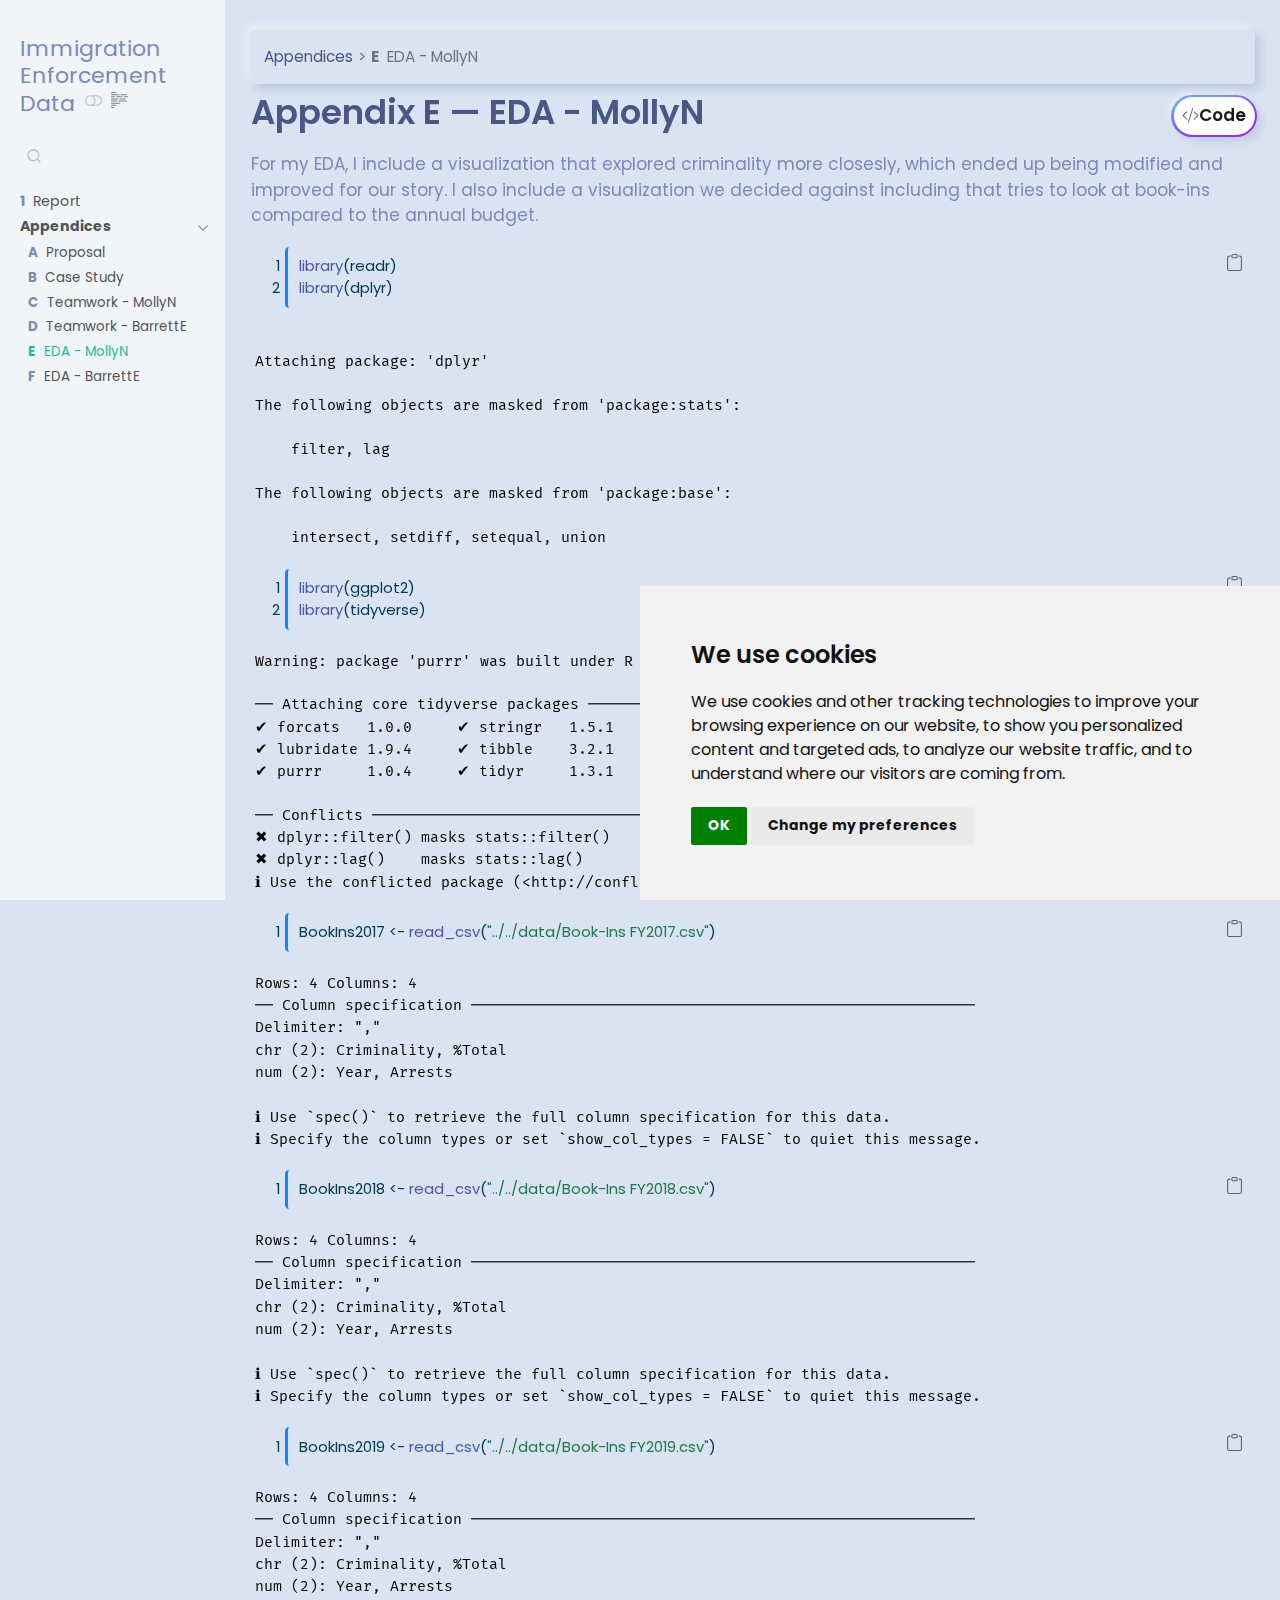
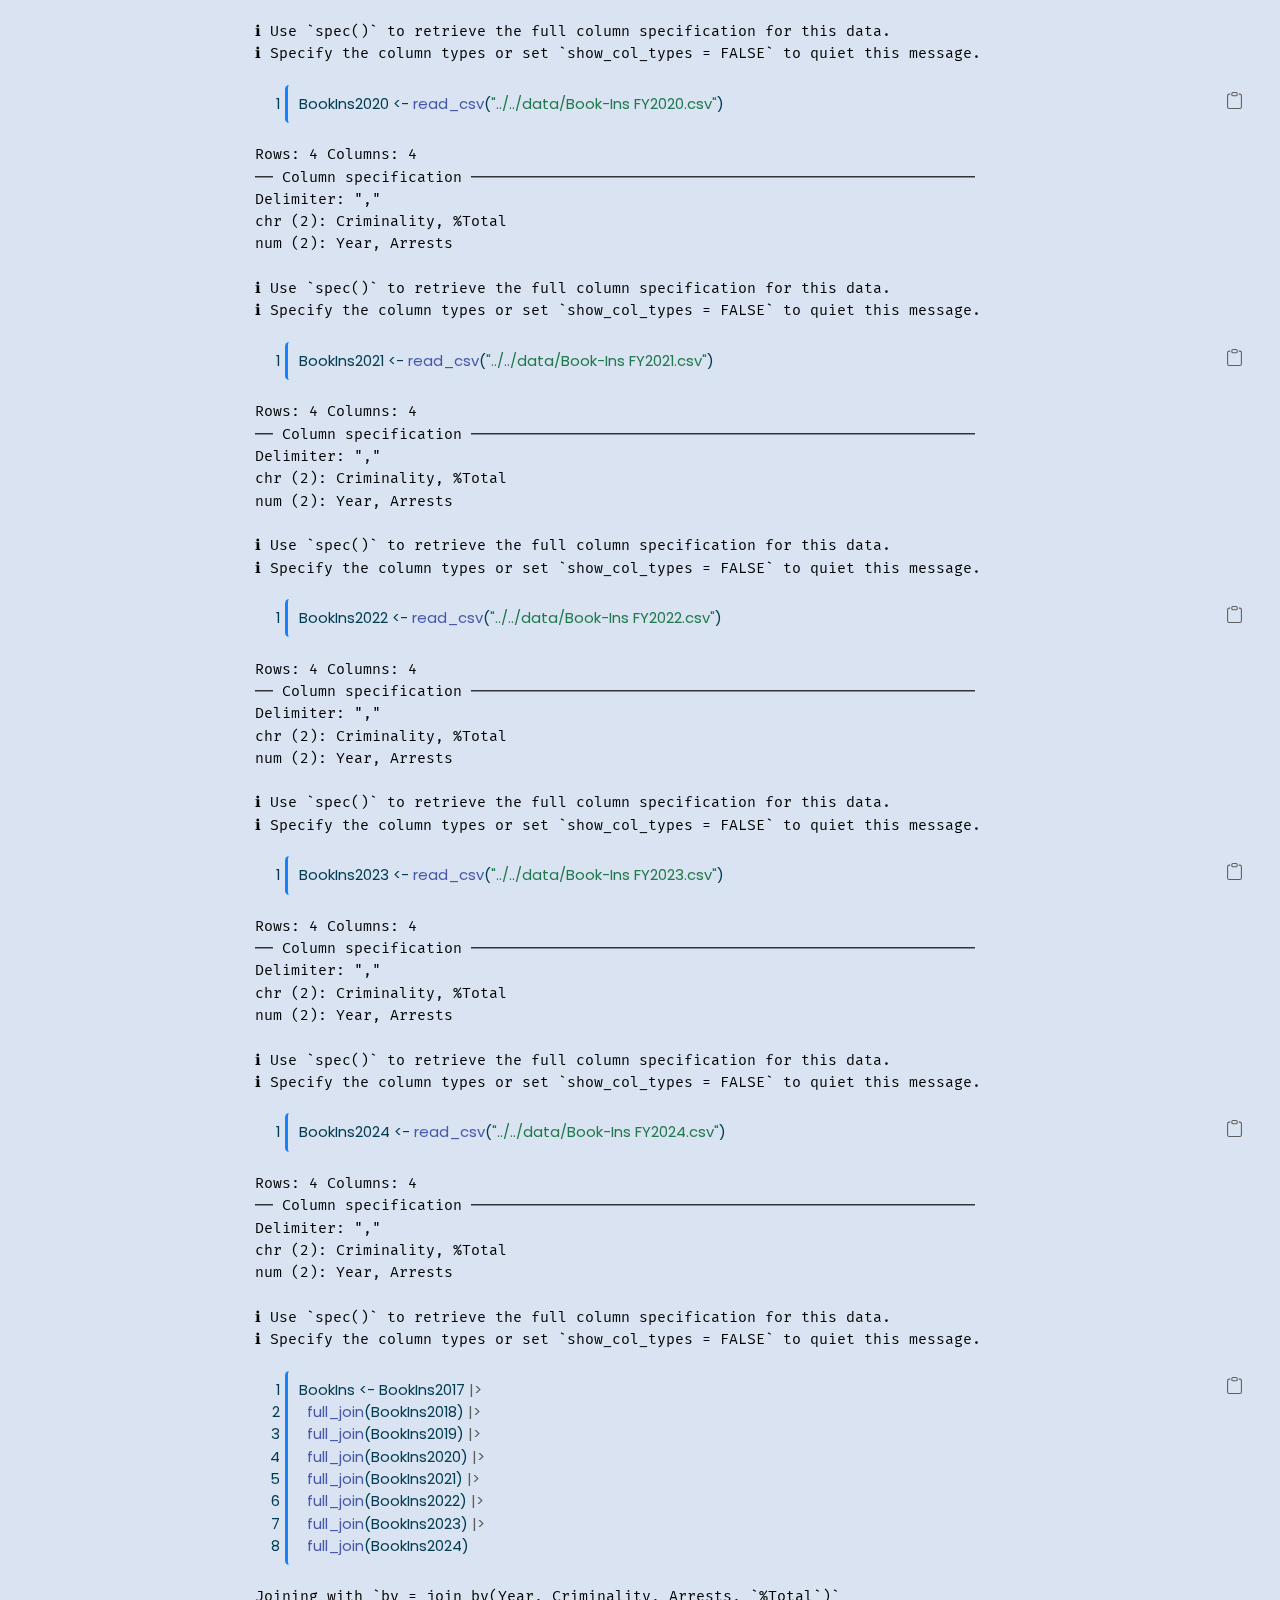
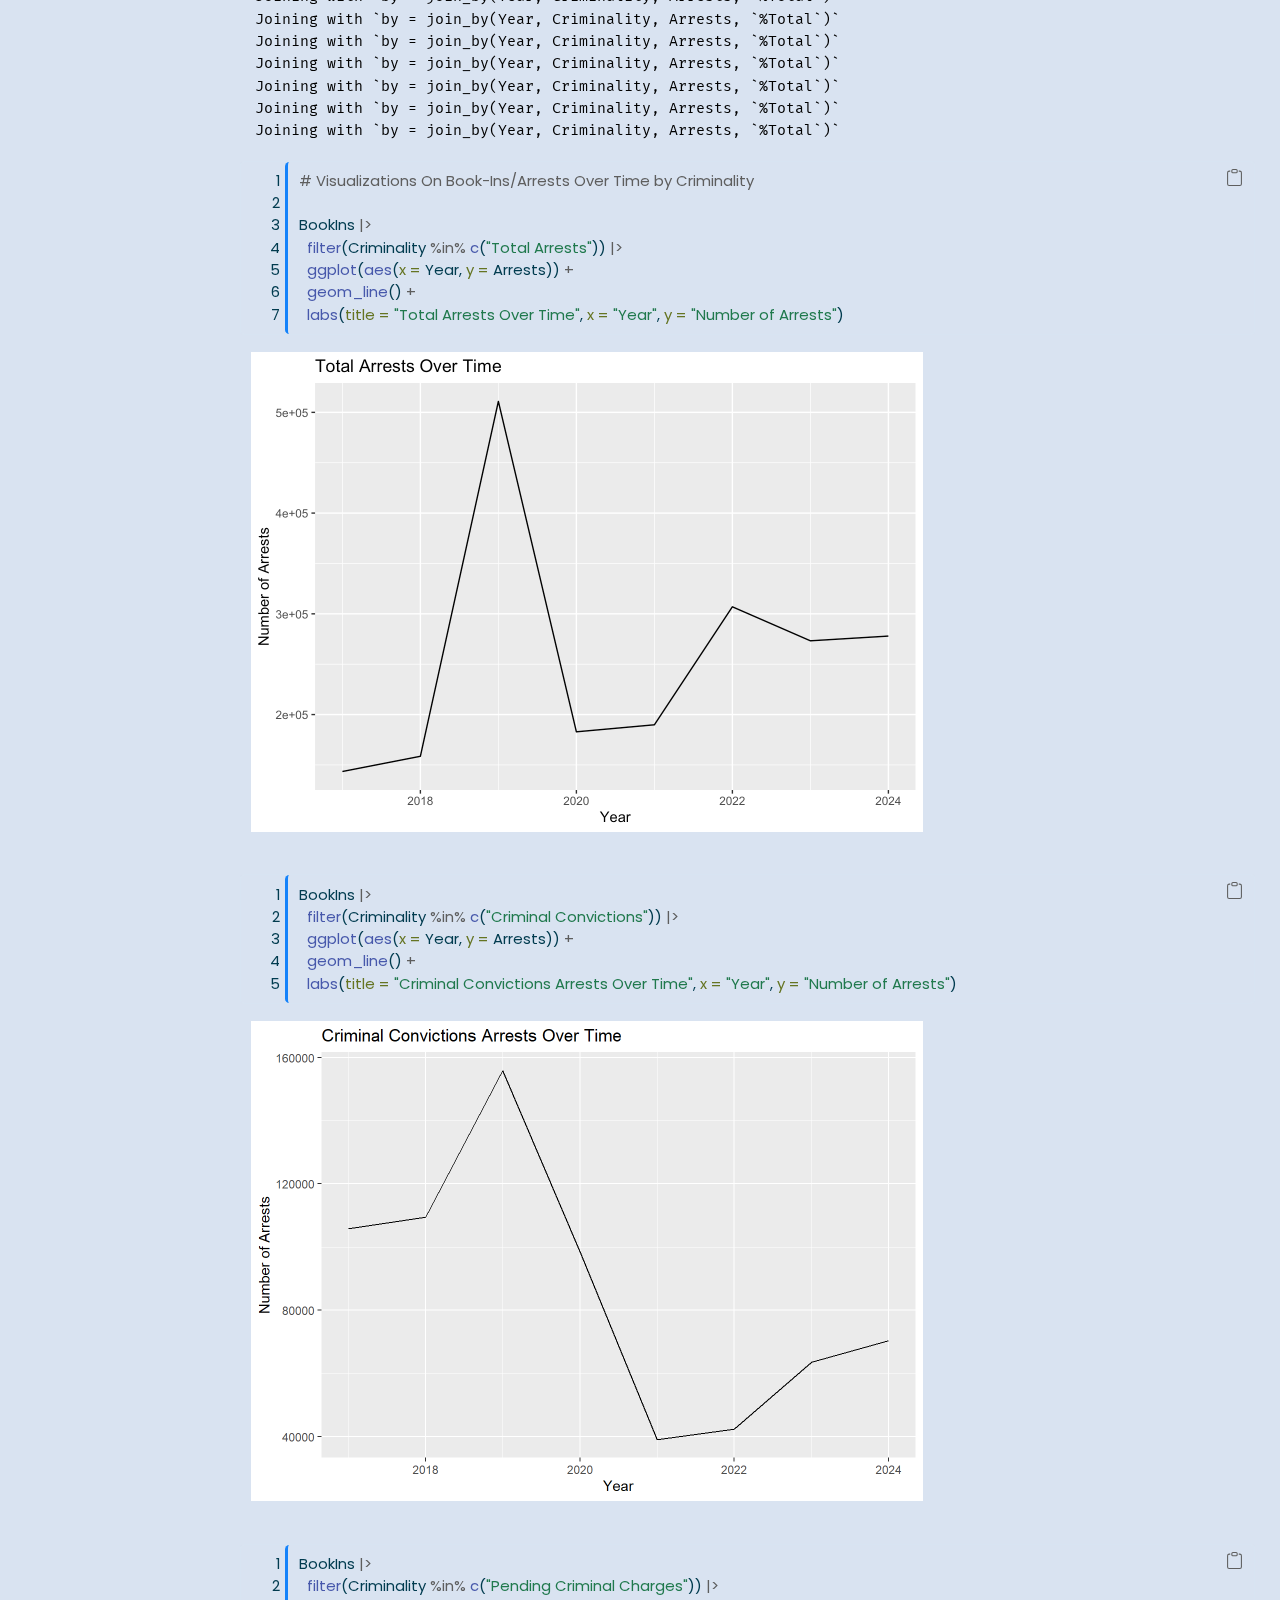
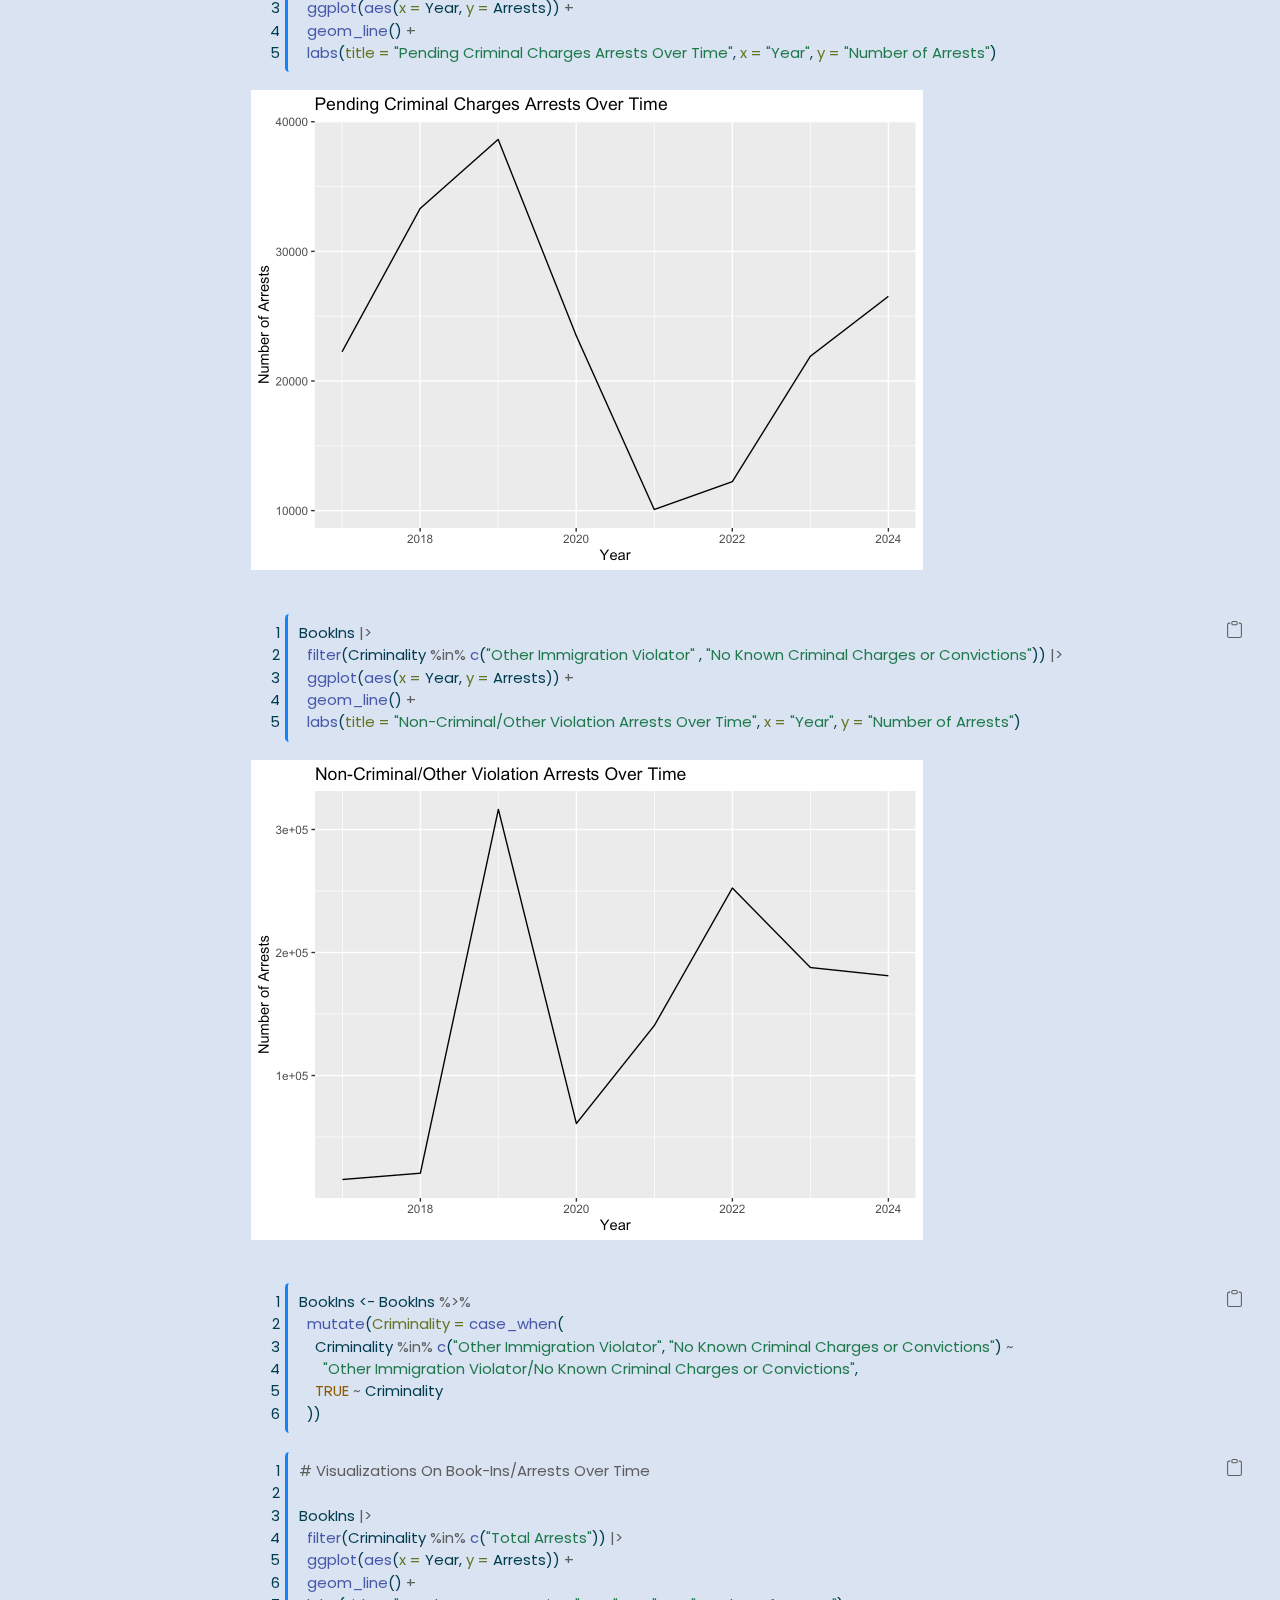
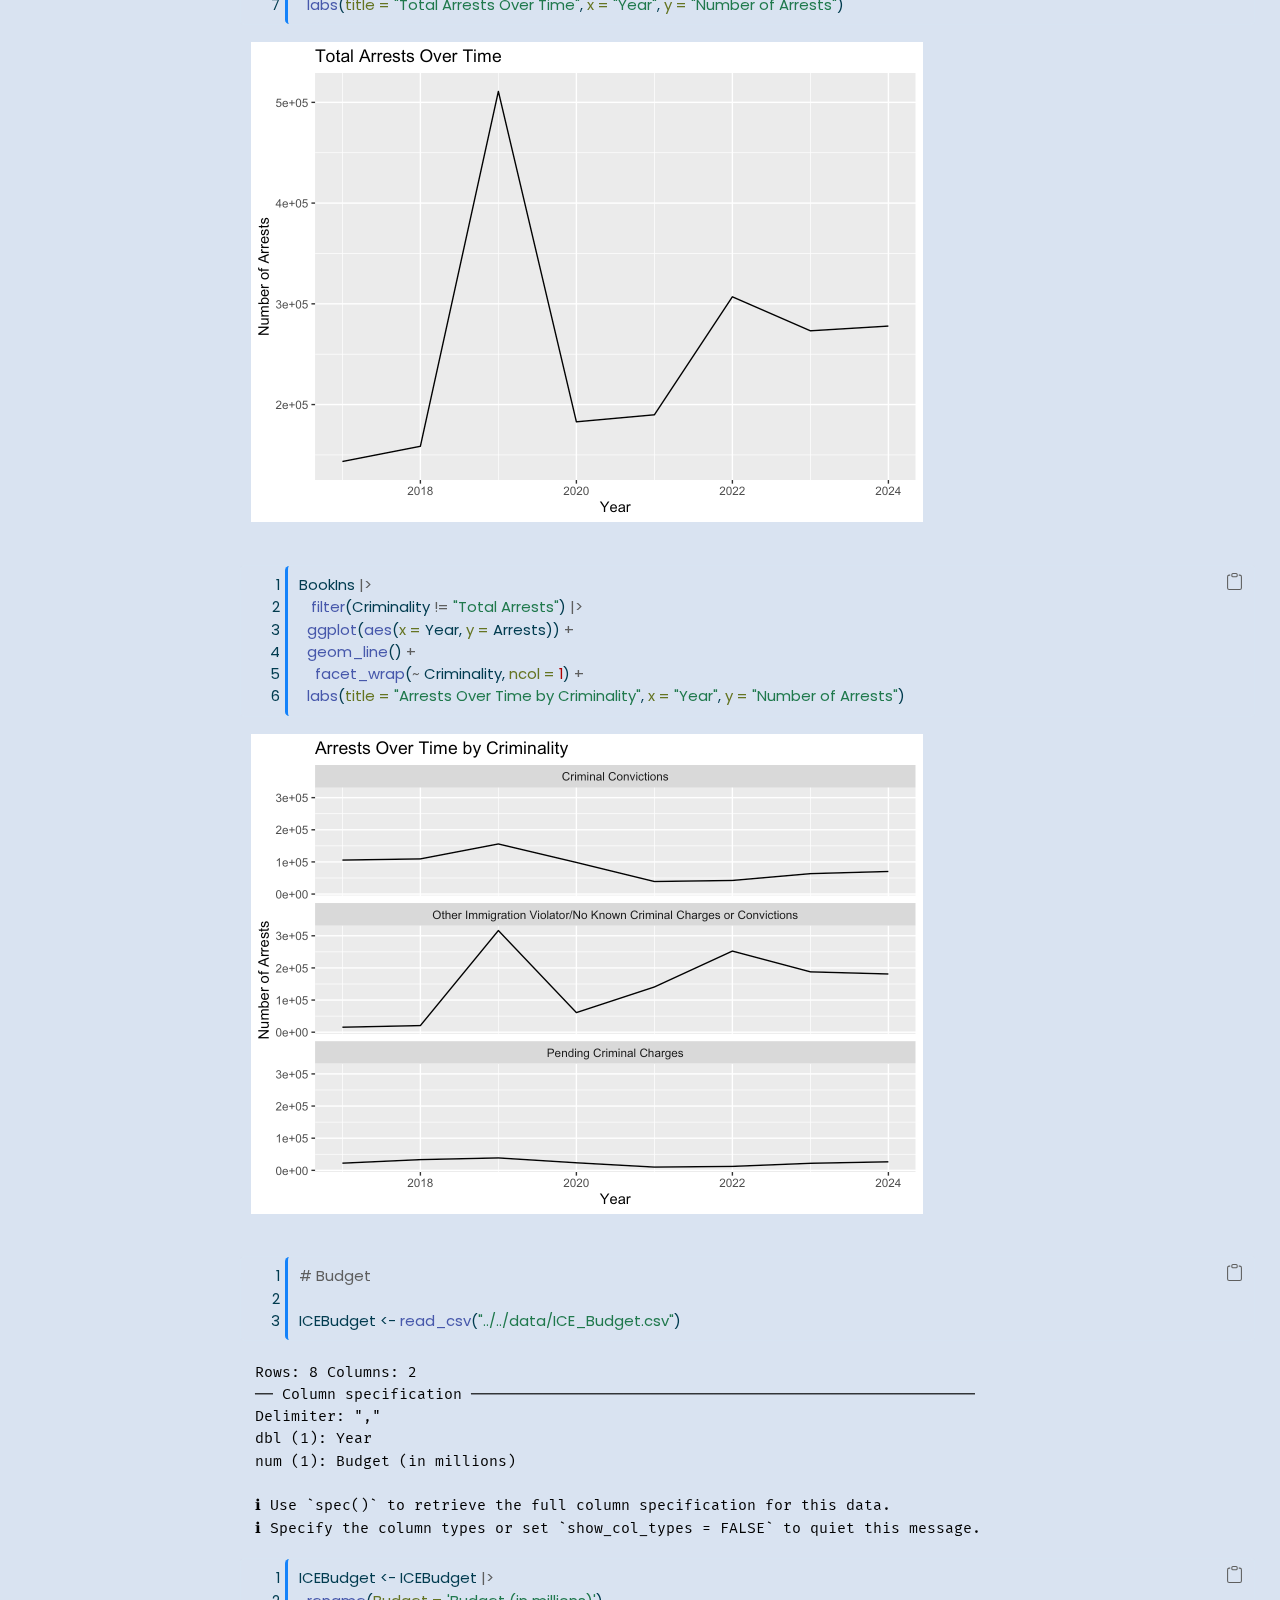
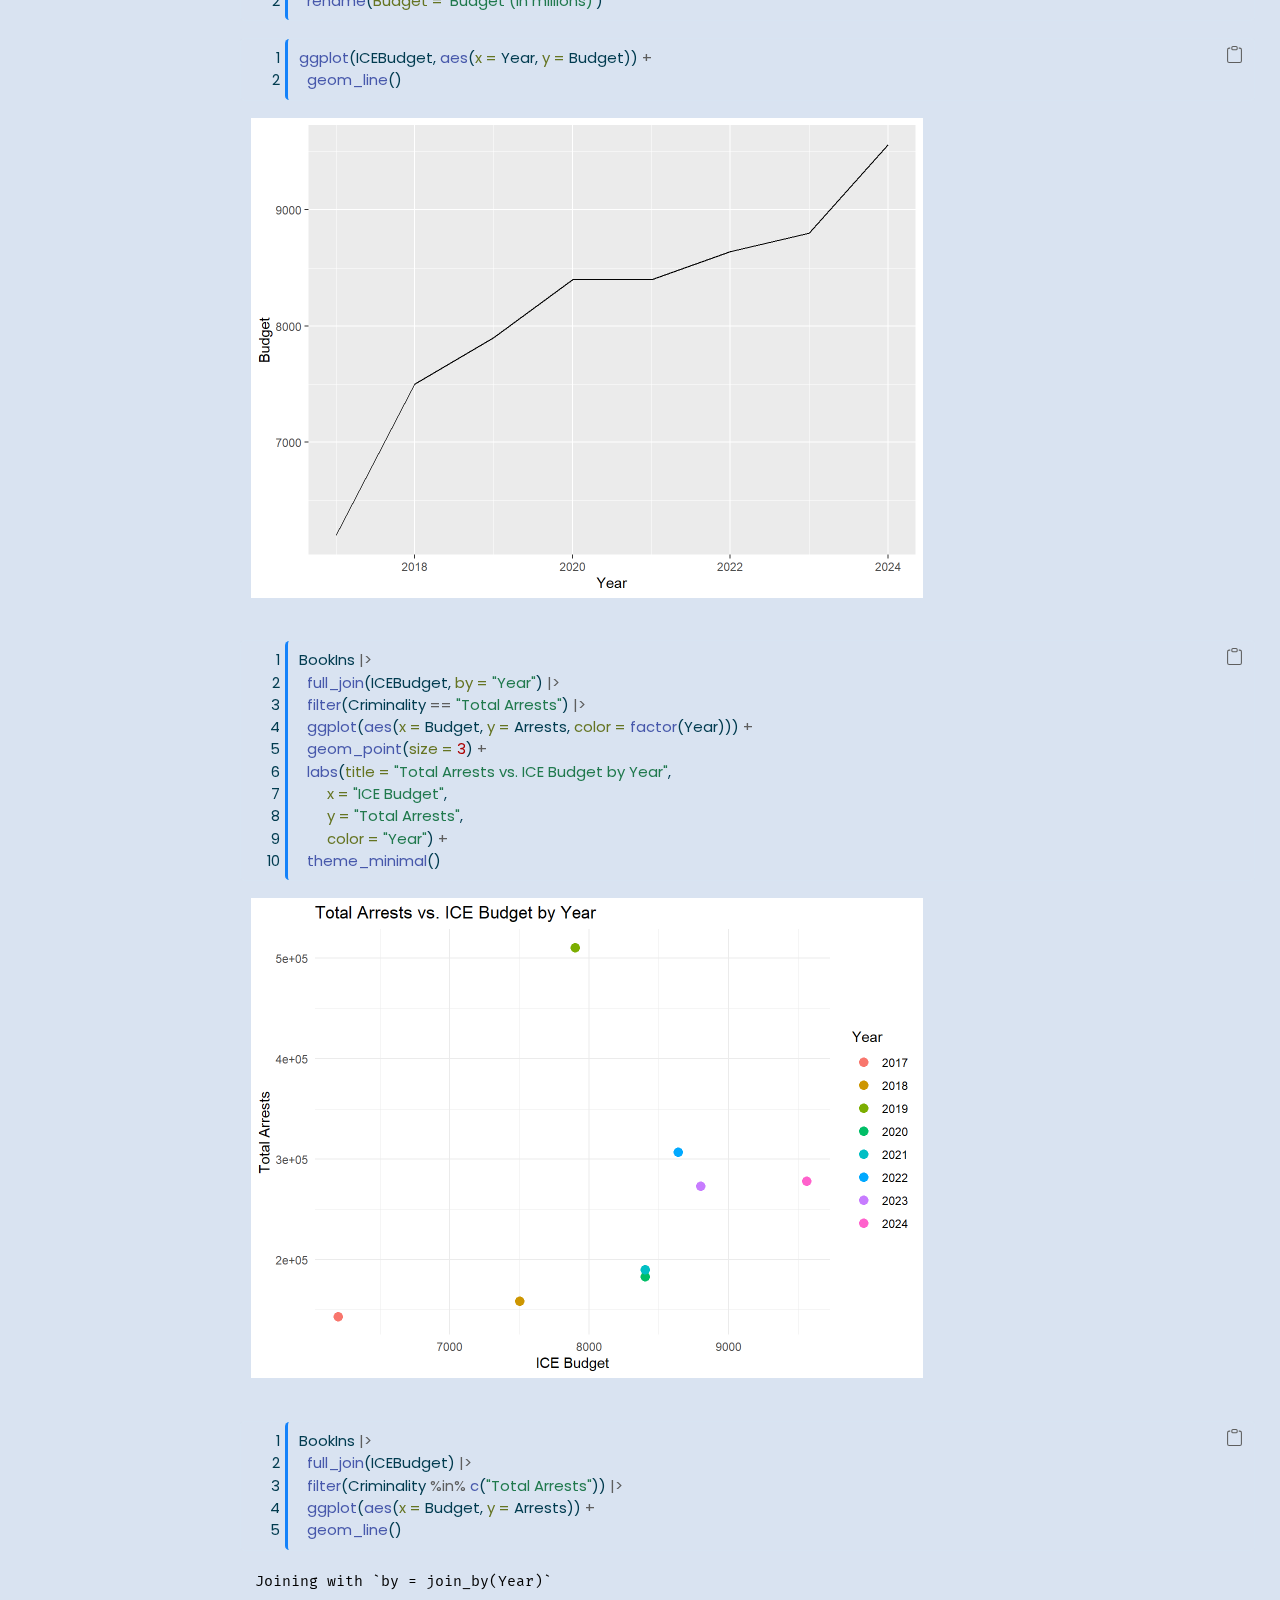
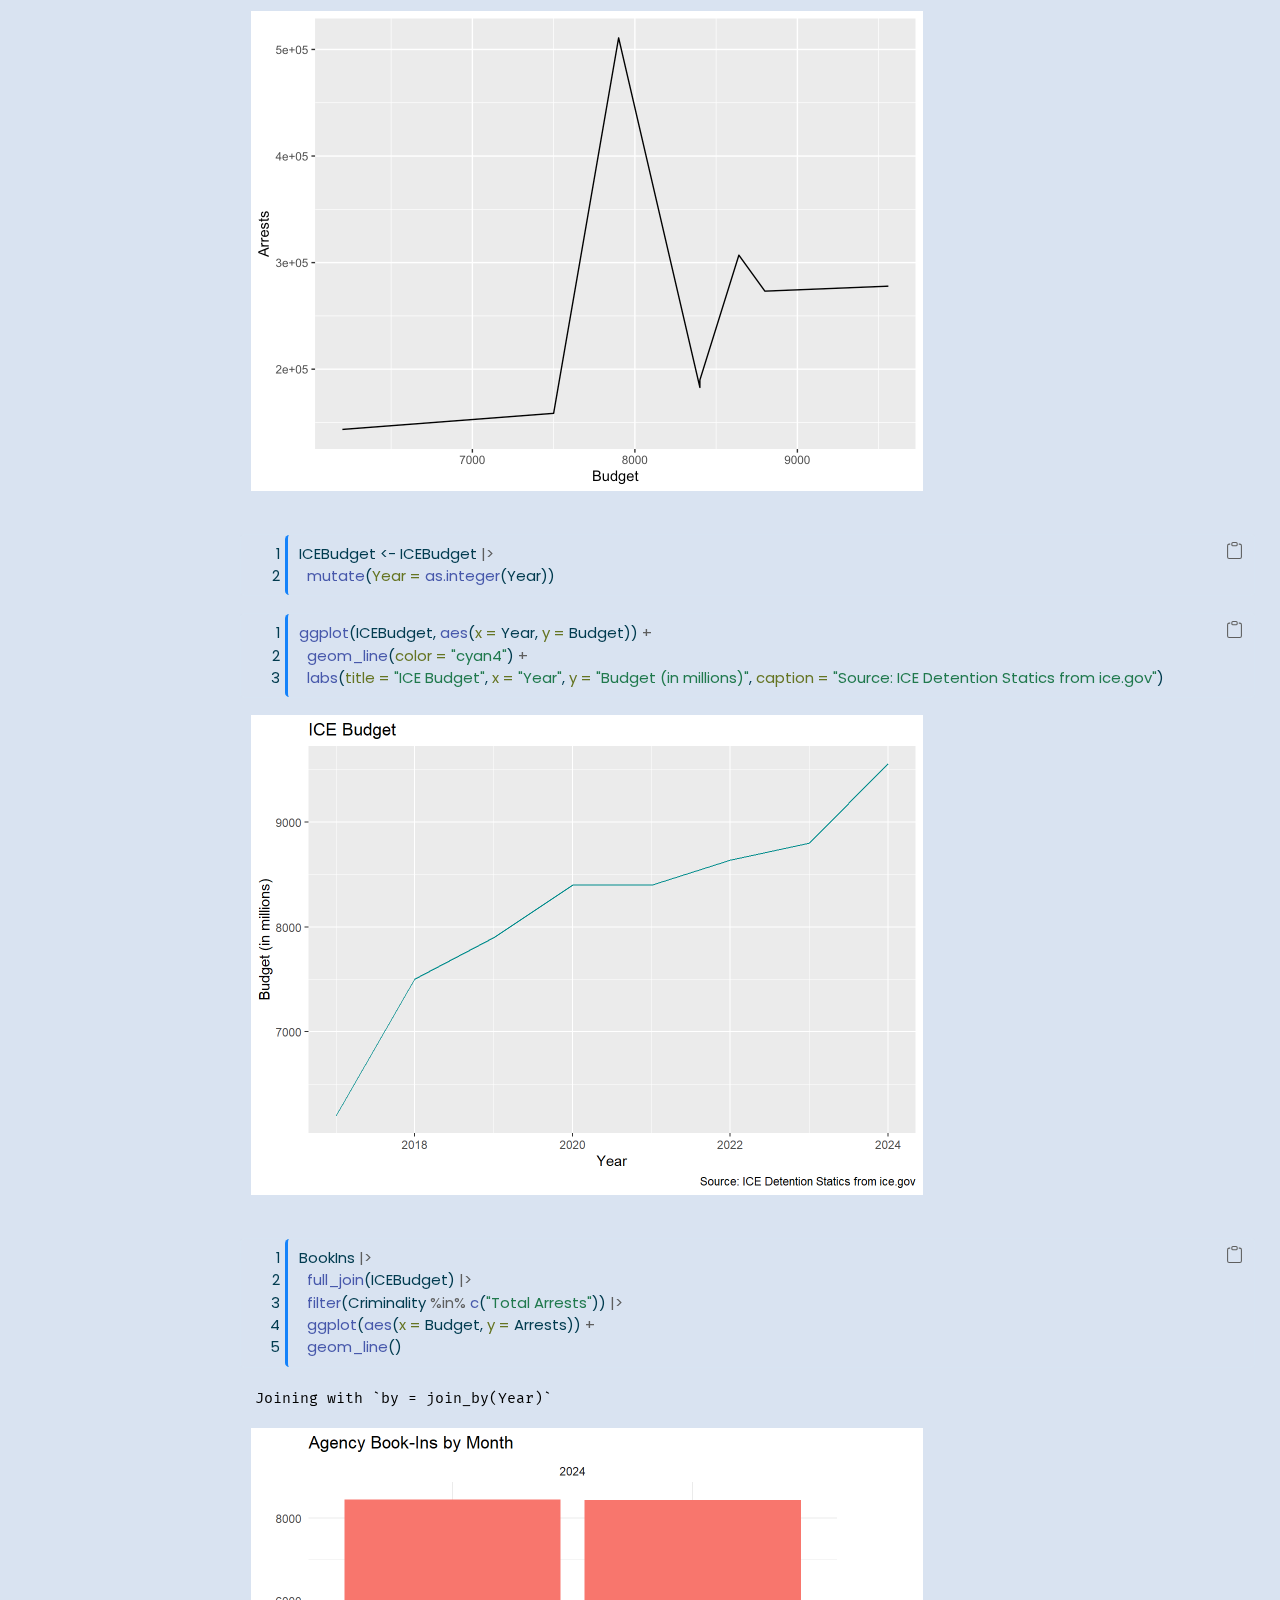
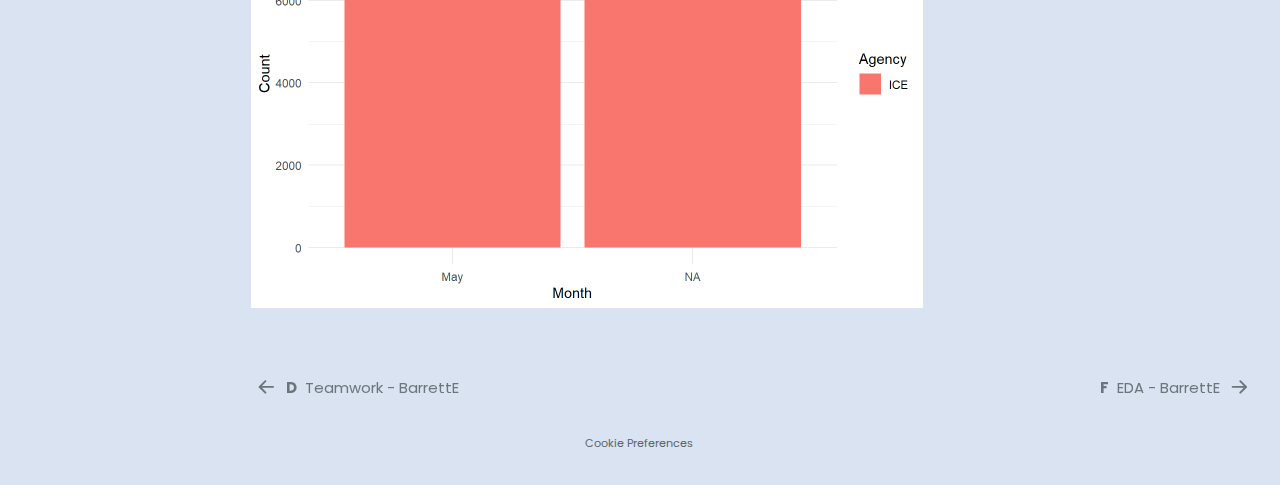
<file: src/eda/MollyN.html>
<!DOCTYPE html>
<html xmlns="http://www.w3.org/1999/xhtml" lang="en" xml:lang="en"><head>
<meta http-equiv="Content-Type" content="text/html; charset=UTF-8">
<meta charset="utf-8">
<meta name="generator" content="quarto-1.5.57">
<meta name="viewport" content="width=device-width, initial-scale=1.0, user-scalable=yes">
<title>Appendix E — EDA - MollyN – Patterns of Detention: Tracking ICE + CBP Enforcement Since FY 2017</title>
<style>
code{white-space: pre-wrap;}
span.smallcaps{font-variant: small-caps;}
div.columns{display: flex; gap: min(4vw, 1.5em);}
div.column{flex: auto; overflow-x: auto;}
div.hanging-indent{margin-left: 1.5em; text-indent: -1.5em;}
ul.task-list{list-style: none;}
ul.task-list li input[type="checkbox"] {
  width: 0.8em;
  margin: 0 0.8em 0.2em -1em; /* quarto-specific, see https://github.com/quarto-dev/quarto-cli/issues/4556 */ 
  vertical-align: middle;
}
/* CSS for syntax highlighting */
pre > code.sourceCode { white-space: pre; position: relative; }
pre > code.sourceCode > span { line-height: 1.25; }
pre > code.sourceCode > span:empty { height: 1.2em; }
.sourceCode { overflow: visible; }
code.sourceCode > span { color: inherit; text-decoration: inherit; }
div.sourceCode { margin: 1em 0; }
pre.sourceCode { margin: 0; }
@media screen {
div.sourceCode { overflow: auto; }
}
@media print {
pre > code.sourceCode { white-space: pre-wrap; }
pre > code.sourceCode > span { display: inline-block; text-indent: -5em; padding-left: 5em; }
}
pre.numberSource code
  { counter-reset: source-line 0; }
pre.numberSource code > span
  { position: relative; left: -4em; counter-increment: source-line; }
pre.numberSource code > span > a:first-child::before
  { content: counter(source-line);
    position: relative; left: -1em; text-align: right; vertical-align: baseline;
    border: none; display: inline-block;
    -webkit-touch-callout: none; -webkit-user-select: none;
    -khtml-user-select: none; -moz-user-select: none;
    -ms-user-select: none; user-select: none;
    padding: 0 4px; width: 4em;
  }
pre.numberSource { margin-left: 3em;  padding-left: 4px; }
div.sourceCode
  {   }
@media screen {
pre > code.sourceCode > span > a:first-child::before { text-decoration: underline; }
}
</style>

<script src="../../site_libs/quarto-nav/quarto-nav.js"></script>
<script src="../../site_libs/clipboard/clipboard.min.js"></script>
<script src="../../site_libs/quarto-search/autocomplete.umd.js"></script>
<script src="../../site_libs/quarto-search/fuse.min.js"></script>
<script src="../../site_libs/quarto-search/quarto-search.js"></script>
<meta name="quarto:offset" content="../../">
<link href="../../src/eda/BarrettE.html" rel="next">
<link href="../../src/et/BarrettE.html" rel="prev">
<script src="../../site_libs/cookie-consent/cookie-consent.js"></script>
<link href="../../site_libs/cookie-consent/cookie-consent.css" rel="stylesheet">
<script src="../../site_libs/quarto-html/quarto.js"></script>
<script src="../../site_libs/quarto-html/popper.min.js"></script>
<script src="../../site_libs/quarto-html/tippy.umd.min.js"></script>
<script src="../../site_libs/quarto-html/anchor.min.js"></script>
<link href="../../site_libs/quarto-html/tippy.css" rel="stylesheet">
<link href="../../site_libs/quarto-html/quarto-syntax-highlighting.css" rel="stylesheet" class="quarto-color-scheme" id="quarto-text-highlighting-styles">
<link href="../../site_libs/quarto-html/quarto-syntax-highlighting-dark.css" rel="prefetch" class="quarto-color-scheme quarto-color-alternate" id="quarto-text-highlighting-styles">
<script src="../../site_libs/bootstrap/bootstrap.min.js"></script>
<link href="../../site_libs/bootstrap/bootstrap-icons.css" rel="stylesheet">
<link href="../../site_libs/bootstrap/bootstrap.min.css" rel="stylesheet" class="quarto-color-scheme" id="quarto-bootstrap" data-mode="light">
<link href="../../site_libs/bootstrap/bootstrap-dark.min.css" rel="prefetch" class="quarto-color-scheme quarto-color-alternate" id="quarto-bootstrap" data-mode="light"><script id="quarto-search-options" type="application/json">{
  "location": "sidebar",
  "copy-button": false,
  "collapse-after": 3,
  "panel-placement": "start",
  "type": "textbox",
  "limit": 50,
  "keyboard-shortcut": [
    "f",
    "/",
    "s"
  ],
  "show-item-context": false,
  "language": {
    "search-no-results-text": "No results",
    "search-matching-documents-text": "matching documents",
    "search-copy-link-title": "Copy link to search",
    "search-hide-matches-text": "Hide additional matches",
    "search-more-match-text": "more match in this document",
    "search-more-matches-text": "more matches in this document",
    "search-clear-button-title": "Clear",
    "search-text-placeholder": "",
    "search-detached-cancel-button-title": "Cancel",
    "search-submit-button-title": "Submit",
    "search-label": "Search"
  }
}</script><script type="text/javascript" charset="UTF-8">
document.addEventListener('DOMContentLoaded', function () {
cookieconsent.run({
  "notice_banner_type":"simple",
  "consent_type":"implied",
  "palette":"light",
  "language":"en",
  "page_load_consent_levels":["strictly-necessary","functionality","tracking","targeting"],
  "notice_banner_reject_button_hide":false,
  "preferences_center_close_button_hide":false,
  "website_name":""
  ,
"language":"en"
  });
});
</script><style>html{ scroll-behavior: smooth; }</style>
<link rel="stylesheet" href="../../style/custom.css">
</head>
<body class="nav-sidebar docked">

<div id="quarto-search-results"></div>
  <header id="quarto-header" class="headroom fixed-top"><nav class="quarto-secondary-nav"><div class="container-fluid d-flex">
      <button type="button" class="quarto-btn-toggle btn" data-bs-toggle="collapse" role="button" data-bs-target=".quarto-sidebar-collapse-item" aria-controls="quarto-sidebar" aria-expanded="false" aria-label="Toggle sidebar navigation" onclick="if (window.quartoToggleHeadroom) { window.quartoToggleHeadroom(); }">
        <i class="bi bi-layout-text-sidebar-reverse"></i>
      </button>
        <nav class="quarto-page-breadcrumbs" aria-label="breadcrumb"><ol class="breadcrumb"><li class="breadcrumb-item"><a href="../../src/appx/proposal.html">Appendices</a></li><li class="breadcrumb-item"><a href="../../src/eda/MollyN.html"><span class="chapter-number">E</span>&nbsp; <span class="chapter-title">EDA - MollyN</span></a></li></ol></nav>
        <a class="flex-grow-1" role="navigation" data-bs-toggle="collapse" data-bs-target=".quarto-sidebar-collapse-item" aria-controls="quarto-sidebar" aria-expanded="false" aria-label="Toggle sidebar navigation" onclick="if (window.quartoToggleHeadroom) { window.quartoToggleHeadroom(); }">      
        </a>
      <button type="button" class="btn quarto-search-button" aria-label="Search" onclick="window.quartoOpenSearch();">
        <i class="bi bi-search"></i>
      </button>
    </div>
  </nav></header><!-- content --><div id="quarto-content" class="quarto-container page-columns page-rows-contents page-layout-full">
<!-- sidebar -->
  <nav id="quarto-sidebar" class="sidebar collapse collapse-horizontal quarto-sidebar-collapse-item sidebar-navigation docked overflow-auto"><div class="pt-lg-2 mt-2 text-left sidebar-header">
    <div class="sidebar-title mb-0 py-0">
      <a href="../../">Immigration Enforcement Data</a> 
        <div class="sidebar-tools-main">
  <a href="" class="quarto-color-scheme-toggle quarto-navigation-tool  px-1" onclick="window.quartoToggleColorScheme(); return false;" title="Toggle dark mode"><i class="bi"></i></a>
  <a href="" class="quarto-reader-toggle quarto-navigation-tool px-1" onclick="window.quartoToggleReader(); return false;" title="Toggle reader mode">
  <div class="quarto-reader-toggle-btn">
  <i class="bi"></i>
  </div>
</a>
</div>
    </div>
      </div>
        <div class="mt-2 flex-shrink-0 align-items-center">
        <div class="sidebar-search">
        <div id="quarto-search" class="" title="Search"></div>
        </div>
        </div>
    <div class="sidebar-menu-container"> 
    <ul class="list-unstyled mt-1">
<li class="sidebar-item">
  <div class="sidebar-item-container"> 
  <a href="../../index.html" class="sidebar-item-text sidebar-link">
 <span class="menu-text"><span class="chapter-number">1</span>&nbsp; <span class="chapter-title">Report</span></span></a>
  </div>
</li>
        <li class="sidebar-item sidebar-item-section">
      <div class="sidebar-item-container"> 
            <a class="sidebar-item-text sidebar-link text-start" data-bs-toggle="collapse" data-bs-target="#quarto-sidebar-section-1" role="navigation" aria-expanded="true">
 <span class="menu-text">Appendices</span></a>
          <a class="sidebar-item-toggle text-start" data-bs-toggle="collapse" data-bs-target="#quarto-sidebar-section-1" role="navigation" aria-expanded="true" aria-label="Toggle section">
            <i class="bi bi-chevron-right ms-2"></i>
          </a> 
      </div>
      <ul id="quarto-sidebar-section-1" class="collapse list-unstyled sidebar-section depth1 show">
<li class="sidebar-item">
  <div class="sidebar-item-container"> 
  <a href="../../src/appx/proposal.html" class="sidebar-item-text sidebar-link">
 <span class="menu-text"><span class="chapter-number">A</span>&nbsp; <span class="chapter-title">Proposal</span></span></a>
  </div>
</li>
          <li class="sidebar-item">
  <div class="sidebar-item-container"> 
  <a href="../../src/appx/case-study.html" class="sidebar-item-text sidebar-link">
 <span class="menu-text"><span class="chapter-number">B</span>&nbsp; <span class="chapter-title">Case Study</span></span></a>
  </div>
</li>
          <li class="sidebar-item">
  <div class="sidebar-item-container"> 
  <a href="../../src/et/MollyN.html" class="sidebar-item-text sidebar-link">
 <span class="menu-text"><span class="chapter-number">C</span>&nbsp; <span class="chapter-title">Teamwork - MollyN</span></span></a>
  </div>
</li>
          <li class="sidebar-item">
  <div class="sidebar-item-container"> 
  <a href="../../src/et/BarrettE.html" class="sidebar-item-text sidebar-link">
 <span class="menu-text"><span class="chapter-number">D</span>&nbsp; <span class="chapter-title">Teamwork - BarrettE</span></span></a>
  </div>
</li>
          <li class="sidebar-item">
  <div class="sidebar-item-container"> 
  <a href="../../src/eda/MollyN.html" class="sidebar-item-text sidebar-link active">
 <span class="menu-text"><span class="chapter-number">E</span>&nbsp; <span class="chapter-title">EDA - MollyN</span></span></a>
  </div>
</li>
          <li class="sidebar-item">
  <div class="sidebar-item-container"> 
  <a href="../../src/eda/BarrettE.html" class="sidebar-item-text sidebar-link">
 <span class="menu-text"><span class="chapter-number">F</span>&nbsp; <span class="chapter-title">EDA - BarrettE</span></span></a>
  </div>
</li>
      </ul>
</li>
    </ul>
</div>
</nav><div id="quarto-sidebar-glass" class="quarto-sidebar-collapse-item" data-bs-toggle="collapse" data-bs-target=".quarto-sidebar-collapse-item"></div>
<!-- margin-sidebar -->
    <div id="quarto-margin-sidebar" class="sidebar margin-sidebar zindex-bottom">
        
    </div>
<!-- main -->
<main class="content column-page-right" id="quarto-document-content"><header id="title-block-header" class="quarto-title-block default"><nav class="quarto-page-breadcrumbs quarto-title-breadcrumbs d-none d-lg-block" aria-label="breadcrumb"><ol class="breadcrumb"><li class="breadcrumb-item"><a href="../../src/appx/proposal.html">Appendices</a></li><li class="breadcrumb-item"><a href="../../src/eda/MollyN.html"><span class="chapter-number">E</span>&nbsp; <span class="chapter-title">EDA - MollyN</span></a></li></ol></nav><div class="quarto-title">
<div class="quarto-title-block"><div><h1 class="title">Appendix E — EDA - MollyN</h1><button type="button" class="btn code-tools-button" id="quarto-code-tools-source"><i class="bi"></i> Code</button></div></div>
</div>



<div class="quarto-title-meta column-page-right">

    
  
    
  </div>
  


</header><p>For my EDA, I include a visualization that explored criminality more closesly, which ended up being modified and improved for our story. I also include a visualization we decided against including that tries to look at book-ins compared to the annual budget.</p>
<div class="cell">
<div class="sourceCode cell-code" id="cb1"><pre class="sourceCode numberSource r number-lines code-with-copy"><code class="sourceCode r"><span id="cb1-1"><a href="#cb1-1"></a><span class="fu">library</span>(readr)</span>
<span id="cb1-2"><a href="#cb1-2"></a><span class="fu">library</span>(dplyr)</span></code><button title="Copy to Clipboard" class="code-copy-button"><i class="bi"></i></button></pre></div>
<div class="cell-output cell-output-stderr">
<pre><code>
Attaching package: 'dplyr'</code></pre>
</div>
<div class="cell-output cell-output-stderr">
<pre><code>The following objects are masked from 'package:stats':

    filter, lag</code></pre>
</div>
<div class="cell-output cell-output-stderr">
<pre><code>The following objects are masked from 'package:base':

    intersect, setdiff, setequal, union</code></pre>
</div>
<div class="sourceCode cell-code" id="cb5"><pre class="sourceCode numberSource r number-lines code-with-copy"><code class="sourceCode r"><span id="cb5-1"><a href="#cb5-1"></a><span class="fu">library</span>(ggplot2)</span>
<span id="cb5-2"><a href="#cb5-2"></a><span class="fu">library</span>(tidyverse)</span></code><button title="Copy to Clipboard" class="code-copy-button"><i class="bi"></i></button></pre></div>
<div class="cell-output cell-output-stderr">
<pre><code>Warning: package 'purrr' was built under R version 4.4.3</code></pre>
</div>
<div class="cell-output cell-output-stderr">
<pre><code>── Attaching core tidyverse packages ──────────────────────── tidyverse 2.0.0 ──
✔ forcats   1.0.0     ✔ stringr   1.5.1
✔ lubridate 1.9.4     ✔ tibble    3.2.1
✔ purrr     1.0.4     ✔ tidyr     1.3.1</code></pre>
</div>
<div class="cell-output cell-output-stderr">
<pre><code>── Conflicts ────────────────────────────────────────── tidyverse_conflicts() ──
✖ dplyr::filter() masks stats::filter()
✖ dplyr::lag()    masks stats::lag()
ℹ Use the conflicted package (&lt;http://conflicted.r-lib.org/&gt;) to force all conflicts to become errors</code></pre>
</div>
</div>
<div class="cell">
<div class="sourceCode cell-code" id="cb9"><pre class="sourceCode numberSource r number-lines code-with-copy"><code class="sourceCode r"><span id="cb9-1"><a href="#cb9-1"></a>BookIns2017 <span class="ot">&lt;-</span> <span class="fu">read_csv</span>(<span class="st">"../../data/Book-Ins FY2017.csv"</span>)</span></code><button title="Copy to Clipboard" class="code-copy-button"><i class="bi"></i></button></pre></div>
<div class="cell-output cell-output-stderr">
<pre><code>Rows: 4 Columns: 4
── Column specification ────────────────────────────────────────────────────────
Delimiter: ","
chr (2): Criminality, %Total
num (2): Year, Arrests

ℹ Use `spec()` to retrieve the full column specification for this data.
ℹ Specify the column types or set `show_col_types = FALSE` to quiet this message.</code></pre>
</div>
<div class="sourceCode cell-code" id="cb11"><pre class="sourceCode numberSource r number-lines code-with-copy"><code class="sourceCode r"><span id="cb11-1"><a href="#cb11-1"></a>BookIns2018 <span class="ot">&lt;-</span> <span class="fu">read_csv</span>(<span class="st">"../../data/Book-Ins FY2018.csv"</span>)</span></code><button title="Copy to Clipboard" class="code-copy-button"><i class="bi"></i></button></pre></div>
<div class="cell-output cell-output-stderr">
<pre><code>Rows: 4 Columns: 4
── Column specification ────────────────────────────────────────────────────────
Delimiter: ","
chr (2): Criminality, %Total
num (2): Year, Arrests

ℹ Use `spec()` to retrieve the full column specification for this data.
ℹ Specify the column types or set `show_col_types = FALSE` to quiet this message.</code></pre>
</div>
<div class="sourceCode cell-code" id="cb13"><pre class="sourceCode numberSource r number-lines code-with-copy"><code class="sourceCode r"><span id="cb13-1"><a href="#cb13-1"></a>BookIns2019 <span class="ot">&lt;-</span> <span class="fu">read_csv</span>(<span class="st">"../../data/Book-Ins FY2019.csv"</span>)</span></code><button title="Copy to Clipboard" class="code-copy-button"><i class="bi"></i></button></pre></div>
<div class="cell-output cell-output-stderr">
<pre><code>Rows: 4 Columns: 4
── Column specification ────────────────────────────────────────────────────────
Delimiter: ","
chr (2): Criminality, %Total
num (2): Year, Arrests

ℹ Use `spec()` to retrieve the full column specification for this data.
ℹ Specify the column types or set `show_col_types = FALSE` to quiet this message.</code></pre>
</div>
<div class="sourceCode cell-code" id="cb15"><pre class="sourceCode numberSource r number-lines code-with-copy"><code class="sourceCode r"><span id="cb15-1"><a href="#cb15-1"></a>BookIns2020 <span class="ot">&lt;-</span> <span class="fu">read_csv</span>(<span class="st">"../../data/Book-Ins FY2020.csv"</span>)</span></code><button title="Copy to Clipboard" class="code-copy-button"><i class="bi"></i></button></pre></div>
<div class="cell-output cell-output-stderr">
<pre><code>Rows: 4 Columns: 4
── Column specification ────────────────────────────────────────────────────────
Delimiter: ","
chr (2): Criminality, %Total
num (2): Year, Arrests

ℹ Use `spec()` to retrieve the full column specification for this data.
ℹ Specify the column types or set `show_col_types = FALSE` to quiet this message.</code></pre>
</div>
<div class="sourceCode cell-code" id="cb17"><pre class="sourceCode numberSource r number-lines code-with-copy"><code class="sourceCode r"><span id="cb17-1"><a href="#cb17-1"></a>BookIns2021 <span class="ot">&lt;-</span> <span class="fu">read_csv</span>(<span class="st">"../../data/Book-Ins FY2021.csv"</span>)</span></code><button title="Copy to Clipboard" class="code-copy-button"><i class="bi"></i></button></pre></div>
<div class="cell-output cell-output-stderr">
<pre><code>Rows: 4 Columns: 4
── Column specification ────────────────────────────────────────────────────────
Delimiter: ","
chr (2): Criminality, %Total
num (2): Year, Arrests

ℹ Use `spec()` to retrieve the full column specification for this data.
ℹ Specify the column types or set `show_col_types = FALSE` to quiet this message.</code></pre>
</div>
<div class="sourceCode cell-code" id="cb19"><pre class="sourceCode numberSource r number-lines code-with-copy"><code class="sourceCode r"><span id="cb19-1"><a href="#cb19-1"></a>BookIns2022 <span class="ot">&lt;-</span> <span class="fu">read_csv</span>(<span class="st">"../../data/Book-Ins FY2022.csv"</span>)</span></code><button title="Copy to Clipboard" class="code-copy-button"><i class="bi"></i></button></pre></div>
<div class="cell-output cell-output-stderr">
<pre><code>Rows: 4 Columns: 4
── Column specification ────────────────────────────────────────────────────────
Delimiter: ","
chr (2): Criminality, %Total
num (2): Year, Arrests

ℹ Use `spec()` to retrieve the full column specification for this data.
ℹ Specify the column types or set `show_col_types = FALSE` to quiet this message.</code></pre>
</div>
<div class="sourceCode cell-code" id="cb21"><pre class="sourceCode numberSource r number-lines code-with-copy"><code class="sourceCode r"><span id="cb21-1"><a href="#cb21-1"></a>BookIns2023 <span class="ot">&lt;-</span> <span class="fu">read_csv</span>(<span class="st">"../../data/Book-Ins FY2023.csv"</span>)</span></code><button title="Copy to Clipboard" class="code-copy-button"><i class="bi"></i></button></pre></div>
<div class="cell-output cell-output-stderr">
<pre><code>Rows: 4 Columns: 4
── Column specification ────────────────────────────────────────────────────────
Delimiter: ","
chr (2): Criminality, %Total
num (2): Year, Arrests

ℹ Use `spec()` to retrieve the full column specification for this data.
ℹ Specify the column types or set `show_col_types = FALSE` to quiet this message.</code></pre>
</div>
<div class="sourceCode cell-code" id="cb23"><pre class="sourceCode numberSource r number-lines code-with-copy"><code class="sourceCode r"><span id="cb23-1"><a href="#cb23-1"></a>BookIns2024 <span class="ot">&lt;-</span> <span class="fu">read_csv</span>(<span class="st">"../../data/Book-Ins FY2024.csv"</span>)</span></code><button title="Copy to Clipboard" class="code-copy-button"><i class="bi"></i></button></pre></div>
<div class="cell-output cell-output-stderr">
<pre><code>Rows: 4 Columns: 4
── Column specification ────────────────────────────────────────────────────────
Delimiter: ","
chr (2): Criminality, %Total
num (2): Year, Arrests

ℹ Use `spec()` to retrieve the full column specification for this data.
ℹ Specify the column types or set `show_col_types = FALSE` to quiet this message.</code></pre>
</div>
</div>
<div class="cell">
<div class="sourceCode cell-code" id="cb25"><pre class="sourceCode numberSource r number-lines code-with-copy"><code class="sourceCode r"><span id="cb25-1"><a href="#cb25-1"></a>BookIns <span class="ot">&lt;-</span> BookIns2017 <span class="sc">|&gt;</span></span>
<span id="cb25-2"><a href="#cb25-2"></a>  <span class="fu">full_join</span>(BookIns2018) <span class="sc">|&gt;</span></span>
<span id="cb25-3"><a href="#cb25-3"></a>  <span class="fu">full_join</span>(BookIns2019) <span class="sc">|&gt;</span></span>
<span id="cb25-4"><a href="#cb25-4"></a>  <span class="fu">full_join</span>(BookIns2020) <span class="sc">|&gt;</span></span>
<span id="cb25-5"><a href="#cb25-5"></a>  <span class="fu">full_join</span>(BookIns2021) <span class="sc">|&gt;</span></span>
<span id="cb25-6"><a href="#cb25-6"></a>  <span class="fu">full_join</span>(BookIns2022) <span class="sc">|&gt;</span></span>
<span id="cb25-7"><a href="#cb25-7"></a>  <span class="fu">full_join</span>(BookIns2023) <span class="sc">|&gt;</span></span>
<span id="cb25-8"><a href="#cb25-8"></a>  <span class="fu">full_join</span>(BookIns2024) </span></code><button title="Copy to Clipboard" class="code-copy-button"><i class="bi"></i></button></pre></div>
<div class="cell-output cell-output-stderr">
<pre><code>Joining with `by = join_by(Year, Criminality, Arrests, `%Total`)`
Joining with `by = join_by(Year, Criminality, Arrests, `%Total`)`
Joining with `by = join_by(Year, Criminality, Arrests, `%Total`)`
Joining with `by = join_by(Year, Criminality, Arrests, `%Total`)`
Joining with `by = join_by(Year, Criminality, Arrests, `%Total`)`
Joining with `by = join_by(Year, Criminality, Arrests, `%Total`)`
Joining with `by = join_by(Year, Criminality, Arrests, `%Total`)`</code></pre>
</div>
</div>
<div class="cell">
<div class="sourceCode cell-code" id="cb27"><pre class="sourceCode numberSource r number-lines code-with-copy"><code class="sourceCode r"><span id="cb27-1"><a href="#cb27-1"></a><span class="co"># Visualizations On Book-Ins/Arrests Over Time by Criminality</span></span>
<span id="cb27-2"><a href="#cb27-2"></a></span>
<span id="cb27-3"><a href="#cb27-3"></a>BookIns <span class="sc">|&gt;</span></span>
<span id="cb27-4"><a href="#cb27-4"></a>  <span class="fu">filter</span>(Criminality <span class="sc">%in%</span> <span class="fu">c</span>(<span class="st">"Total Arrests"</span>)) <span class="sc">|&gt;</span></span>
<span id="cb27-5"><a href="#cb27-5"></a>  <span class="fu">ggplot</span>(<span class="fu">aes</span>(<span class="at">x =</span> Year, <span class="at">y =</span> Arrests)) <span class="sc">+</span> </span>
<span id="cb27-6"><a href="#cb27-6"></a>  <span class="fu">geom_line</span>() <span class="sc">+</span> </span>
<span id="cb27-7"><a href="#cb27-7"></a>  <span class="fu">labs</span>(<span class="at">title =</span> <span class="st">"Total Arrests Over Time"</span>, <span class="at">x =</span> <span class="st">"Year"</span>, <span class="at">y =</span> <span class="st">"Number of Arrests"</span>)</span></code><button title="Copy to Clipboard" class="code-copy-button"><i class="bi"></i></button></pre></div>
<div class="cell-output-display">
<div>
<figure class="figure"><p><img src="MollyN_files/figure-html/unnamed-chunk-4-1.png" class="img-fluid figure-img" width="672"></p>
</figure>
</div>
</div>
<div class="sourceCode cell-code" id="cb28"><pre class="sourceCode numberSource r number-lines code-with-copy"><code class="sourceCode r"><span id="cb28-1"><a href="#cb28-1"></a>BookIns <span class="sc">|&gt;</span></span>
<span id="cb28-2"><a href="#cb28-2"></a>  <span class="fu">filter</span>(Criminality <span class="sc">%in%</span> <span class="fu">c</span>(<span class="st">"Criminal Convictions"</span>)) <span class="sc">|&gt;</span></span>
<span id="cb28-3"><a href="#cb28-3"></a>  <span class="fu">ggplot</span>(<span class="fu">aes</span>(<span class="at">x =</span> Year, <span class="at">y =</span> Arrests)) <span class="sc">+</span> </span>
<span id="cb28-4"><a href="#cb28-4"></a>  <span class="fu">geom_line</span>() <span class="sc">+</span> </span>
<span id="cb28-5"><a href="#cb28-5"></a>  <span class="fu">labs</span>(<span class="at">title =</span> <span class="st">"Criminal Convictions Arrests Over Time"</span>, <span class="at">x =</span> <span class="st">"Year"</span>, <span class="at">y =</span> <span class="st">"Number of Arrests"</span>)</span></code><button title="Copy to Clipboard" class="code-copy-button"><i class="bi"></i></button></pre></div>
<div class="cell-output-display">
<div>
<figure class="figure"><p><img src="MollyN_files/figure-html/unnamed-chunk-4-2.png" class="img-fluid figure-img" width="672"></p>
</figure>
</div>
</div>
<div class="sourceCode cell-code" id="cb29"><pre class="sourceCode numberSource r number-lines code-with-copy"><code class="sourceCode r"><span id="cb29-1"><a href="#cb29-1"></a>BookIns <span class="sc">|&gt;</span></span>
<span id="cb29-2"><a href="#cb29-2"></a>  <span class="fu">filter</span>(Criminality <span class="sc">%in%</span> <span class="fu">c</span>(<span class="st">"Pending Criminal Charges"</span>)) <span class="sc">|&gt;</span></span>
<span id="cb29-3"><a href="#cb29-3"></a>  <span class="fu">ggplot</span>(<span class="fu">aes</span>(<span class="at">x =</span> Year, <span class="at">y =</span> Arrests)) <span class="sc">+</span> </span>
<span id="cb29-4"><a href="#cb29-4"></a>  <span class="fu">geom_line</span>() <span class="sc">+</span> </span>
<span id="cb29-5"><a href="#cb29-5"></a>  <span class="fu">labs</span>(<span class="at">title =</span> <span class="st">"Pending Criminal Charges Arrests Over Time"</span>, <span class="at">x =</span> <span class="st">"Year"</span>, <span class="at">y =</span> <span class="st">"Number of Arrests"</span>)</span></code><button title="Copy to Clipboard" class="code-copy-button"><i class="bi"></i></button></pre></div>
<div class="cell-output-display">
<div>
<figure class="figure"><p><img src="MollyN_files/figure-html/unnamed-chunk-4-3.png" class="img-fluid figure-img" width="672"></p>
</figure>
</div>
</div>
<div class="sourceCode cell-code" id="cb30"><pre class="sourceCode numberSource r number-lines code-with-copy"><code class="sourceCode r"><span id="cb30-1"><a href="#cb30-1"></a>BookIns <span class="sc">|&gt;</span></span>
<span id="cb30-2"><a href="#cb30-2"></a>  <span class="fu">filter</span>(Criminality <span class="sc">%in%</span> <span class="fu">c</span>(<span class="st">"Other Immigration Violator"</span> , <span class="st">"No Known Criminal Charges or Convictions"</span>)) <span class="sc">|&gt;</span></span>
<span id="cb30-3"><a href="#cb30-3"></a>  <span class="fu">ggplot</span>(<span class="fu">aes</span>(<span class="at">x =</span> Year, <span class="at">y =</span> Arrests)) <span class="sc">+</span> </span>
<span id="cb30-4"><a href="#cb30-4"></a>  <span class="fu">geom_line</span>() <span class="sc">+</span> </span>
<span id="cb30-5"><a href="#cb30-5"></a>  <span class="fu">labs</span>(<span class="at">title =</span> <span class="st">"Non-Criminal/Other Violation Arrests Over Time"</span>, <span class="at">x =</span> <span class="st">"Year"</span>, <span class="at">y =</span> <span class="st">"Number of Arrests"</span>)</span></code><button title="Copy to Clipboard" class="code-copy-button"><i class="bi"></i></button></pre></div>
<div class="cell-output-display">
<div>
<figure class="figure"><p><img src="MollyN_files/figure-html/unnamed-chunk-4-4.png" class="img-fluid figure-img" width="672"></p>
</figure>
</div>
</div>
</div>
<div class="cell">
<div class="sourceCode cell-code" id="cb31"><pre class="sourceCode numberSource r number-lines code-with-copy"><code class="sourceCode r"><span id="cb31-1"><a href="#cb31-1"></a>BookIns <span class="ot">&lt;-</span> BookIns <span class="sc">%&gt;%</span></span>
<span id="cb31-2"><a href="#cb31-2"></a>  <span class="fu">mutate</span>(<span class="at">Criminality =</span> <span class="fu">case_when</span>(</span>
<span id="cb31-3"><a href="#cb31-3"></a>    Criminality <span class="sc">%in%</span> <span class="fu">c</span>(<span class="st">"Other Immigration Violator"</span>, <span class="st">"No Known Criminal Charges or Convictions"</span>) <span class="sc">~</span> </span>
<span id="cb31-4"><a href="#cb31-4"></a>      <span class="st">"Other Immigration Violator/No Known Criminal Charges or Convictions"</span>,</span>
<span id="cb31-5"><a href="#cb31-5"></a>    <span class="cn">TRUE</span> <span class="sc">~</span> Criminality</span>
<span id="cb31-6"><a href="#cb31-6"></a>  ))</span></code><button title="Copy to Clipboard" class="code-copy-button"><i class="bi"></i></button></pre></div>
</div>
<div class="cell">
<div class="sourceCode cell-code" id="cb32"><pre class="sourceCode numberSource r number-lines code-with-copy"><code class="sourceCode r"><span id="cb32-1"><a href="#cb32-1"></a><span class="co"># Visualizations On Book-Ins/Arrests Over Time</span></span>
<span id="cb32-2"><a href="#cb32-2"></a></span>
<span id="cb32-3"><a href="#cb32-3"></a>BookIns <span class="sc">|&gt;</span></span>
<span id="cb32-4"><a href="#cb32-4"></a>  <span class="fu">filter</span>(Criminality <span class="sc">%in%</span> <span class="fu">c</span>(<span class="st">"Total Arrests"</span>)) <span class="sc">|&gt;</span></span>
<span id="cb32-5"><a href="#cb32-5"></a>  <span class="fu">ggplot</span>(<span class="fu">aes</span>(<span class="at">x =</span> Year, <span class="at">y =</span> Arrests)) <span class="sc">+</span> </span>
<span id="cb32-6"><a href="#cb32-6"></a>  <span class="fu">geom_line</span>() <span class="sc">+</span> </span>
<span id="cb32-7"><a href="#cb32-7"></a>  <span class="fu">labs</span>(<span class="at">title =</span> <span class="st">"Total Arrests Over Time"</span>, <span class="at">x =</span> <span class="st">"Year"</span>, <span class="at">y =</span> <span class="st">"Number of Arrests"</span>)</span></code><button title="Copy to Clipboard" class="code-copy-button"><i class="bi"></i></button></pre></div>
<div class="cell-output-display">
<div>
<figure class="figure"><p><img src="MollyN_files/figure-html/unnamed-chunk-6-1.png" class="img-fluid figure-img" width="672"></p>
</figure>
</div>
</div>
</div>
<div class="cell">
<div class="sourceCode cell-code" id="cb33"><pre class="sourceCode numberSource r number-lines code-with-copy"><code class="sourceCode r"><span id="cb33-1"><a href="#cb33-1"></a>BookIns <span class="sc">|&gt;</span></span>
<span id="cb33-2"><a href="#cb33-2"></a>   <span class="fu">filter</span>(Criminality <span class="sc">!=</span> <span class="st">"Total Arrests"</span>) <span class="sc">|&gt;</span></span>
<span id="cb33-3"><a href="#cb33-3"></a>  <span class="fu">ggplot</span>(<span class="fu">aes</span>(<span class="at">x =</span> Year, <span class="at">y =</span> Arrests)) <span class="sc">+</span> </span>
<span id="cb33-4"><a href="#cb33-4"></a>  <span class="fu">geom_line</span>() <span class="sc">+</span> </span>
<span id="cb33-5"><a href="#cb33-5"></a>    <span class="fu">facet_wrap</span>(<span class="sc">~</span> Criminality, <span class="at">ncol =</span> <span class="dv">1</span>) <span class="sc">+</span></span>
<span id="cb33-6"><a href="#cb33-6"></a>  <span class="fu">labs</span>(<span class="at">title =</span> <span class="st">"Arrests Over Time by Criminality"</span>, <span class="at">x =</span> <span class="st">"Year"</span>, <span class="at">y =</span> <span class="st">"Number of Arrests"</span>)</span></code><button title="Copy to Clipboard" class="code-copy-button"><i class="bi"></i></button></pre></div>
<div class="cell-output-display">
<div>
<figure class="figure"><p><img src="MollyN_files/figure-html/unnamed-chunk-7-1.png" class="img-fluid figure-img" width="672"></p>
</figure>
</div>
</div>
</div>
<div class="cell">
<div class="sourceCode cell-code" id="cb34"><pre class="sourceCode numberSource r number-lines code-with-copy"><code class="sourceCode r"><span id="cb34-1"><a href="#cb34-1"></a><span class="co"># Budget</span></span>
<span id="cb34-2"><a href="#cb34-2"></a></span>
<span id="cb34-3"><a href="#cb34-3"></a>ICEBudget <span class="ot">&lt;-</span> <span class="fu">read_csv</span>(<span class="st">"../../data/ICE_Budget.csv"</span>)</span></code><button title="Copy to Clipboard" class="code-copy-button"><i class="bi"></i></button></pre></div>
<div class="cell-output cell-output-stderr">
<pre><code>Rows: 8 Columns: 2
── Column specification ────────────────────────────────────────────────────────
Delimiter: ","
dbl (1): Year
num (1): Budget (in millions)

ℹ Use `spec()` to retrieve the full column specification for this data.
ℹ Specify the column types or set `show_col_types = FALSE` to quiet this message.</code></pre>
</div>
</div>
<div class="cell">
<div class="sourceCode cell-code" id="cb36"><pre class="sourceCode numberSource r number-lines code-with-copy"><code class="sourceCode r"><span id="cb36-1"><a href="#cb36-1"></a>ICEBudget <span class="ot">&lt;-</span> ICEBudget <span class="sc">|&gt;</span></span>
<span id="cb36-2"><a href="#cb36-2"></a>  <span class="fu">rename</span>(<span class="at">Budget =</span> <span class="st">'Budget (in millions)'</span>)</span></code><button title="Copy to Clipboard" class="code-copy-button"><i class="bi"></i></button></pre></div>
</div>
<div class="cell">
<div class="sourceCode cell-code" id="cb37"><pre class="sourceCode numberSource r number-lines code-with-copy"><code class="sourceCode r"><span id="cb37-1"><a href="#cb37-1"></a><span class="fu">ggplot</span>(ICEBudget, <span class="fu">aes</span>(<span class="at">x =</span> Year, <span class="at">y =</span> Budget)) <span class="sc">+</span></span>
<span id="cb37-2"><a href="#cb37-2"></a>  <span class="fu">geom_line</span>()</span></code><button title="Copy to Clipboard" class="code-copy-button"><i class="bi"></i></button></pre></div>
<div class="cell-output-display">
<div>
<figure class="figure"><p><img src="MollyN_files/figure-html/unnamed-chunk-10-1.png" class="img-fluid figure-img" width="672"></p>
</figure>
</div>
</div>
</div>
<div class="cell">
<div class="sourceCode cell-code" id="cb38"><pre class="sourceCode numberSource r number-lines code-with-copy"><code class="sourceCode r"><span id="cb38-1"><a href="#cb38-1"></a>BookIns <span class="sc">|&gt;</span></span>
<span id="cb38-2"><a href="#cb38-2"></a>  <span class="fu">full_join</span>(ICEBudget, <span class="at">by =</span> <span class="st">"Year"</span>) <span class="sc">|&gt;</span></span>
<span id="cb38-3"><a href="#cb38-3"></a>  <span class="fu">filter</span>(Criminality <span class="sc">==</span> <span class="st">"Total Arrests"</span>) <span class="sc">|&gt;</span></span>
<span id="cb38-4"><a href="#cb38-4"></a>  <span class="fu">ggplot</span>(<span class="fu">aes</span>(<span class="at">x =</span> Budget, <span class="at">y =</span> Arrests, <span class="at">color =</span> <span class="fu">factor</span>(Year))) <span class="sc">+</span></span>
<span id="cb38-5"><a href="#cb38-5"></a>  <span class="fu">geom_point</span>(<span class="at">size =</span> <span class="dv">3</span>) <span class="sc">+</span></span>
<span id="cb38-6"><a href="#cb38-6"></a>  <span class="fu">labs</span>(<span class="at">title =</span> <span class="st">"Total Arrests vs. ICE Budget by Year"</span>,</span>
<span id="cb38-7"><a href="#cb38-7"></a>       <span class="at">x =</span> <span class="st">"ICE Budget"</span>,</span>
<span id="cb38-8"><a href="#cb38-8"></a>       <span class="at">y =</span> <span class="st">"Total Arrests"</span>,</span>
<span id="cb38-9"><a href="#cb38-9"></a>       <span class="at">color =</span> <span class="st">"Year"</span>) <span class="sc">+</span></span>
<span id="cb38-10"><a href="#cb38-10"></a>  <span class="fu">theme_minimal</span>()</span></code><button title="Copy to Clipboard" class="code-copy-button"><i class="bi"></i></button></pre></div>
<div class="cell-output-display">
<div>
<figure class="figure"><p><img src="MollyN_files/figure-html/unnamed-chunk-11-1.png" class="img-fluid figure-img" width="672"></p>
</figure>
</div>
</div>
</div>
<div class="cell">
<div class="sourceCode cell-code" id="cb39"><pre class="sourceCode numberSource r number-lines code-with-copy"><code class="sourceCode r"><span id="cb39-1"><a href="#cb39-1"></a>BookIns <span class="sc">|&gt;</span></span>
<span id="cb39-2"><a href="#cb39-2"></a>  <span class="fu">full_join</span>(ICEBudget) <span class="sc">|&gt;</span></span>
<span id="cb39-3"><a href="#cb39-3"></a>  <span class="fu">filter</span>(Criminality <span class="sc">%in%</span> <span class="fu">c</span>(<span class="st">"Total Arrests"</span>)) <span class="sc">|&gt;</span></span>
<span id="cb39-4"><a href="#cb39-4"></a>  <span class="fu">ggplot</span>(<span class="fu">aes</span>(<span class="at">x =</span> Budget, <span class="at">y =</span> Arrests)) <span class="sc">+</span> </span>
<span id="cb39-5"><a href="#cb39-5"></a>  <span class="fu">geom_line</span>()</span></code><button title="Copy to Clipboard" class="code-copy-button"><i class="bi"></i></button></pre></div>
<div class="cell-output cell-output-stderr">
<pre><code>Joining with `by = join_by(Year)`</code></pre>
</div>
<div class="cell-output-display">
<div>
<figure class="figure"><p><img src="MollyN_files/figure-html/unnamed-chunk-12-1.png" class="img-fluid figure-img" width="672"></p>
</figure>
</div>
</div>
</div>
<div class="cell">
<div class="sourceCode cell-code" id="cb41"><pre class="sourceCode numberSource r number-lines code-with-copy"><code class="sourceCode r"><span id="cb41-1"><a href="#cb41-1"></a>ICEBudget <span class="ot">&lt;-</span> ICEBudget <span class="sc">|&gt;</span></span>
<span id="cb41-2"><a href="#cb41-2"></a>  <span class="fu">mutate</span>(<span class="at">Year =</span> <span class="fu">as.integer</span>(Year))</span></code><button title="Copy to Clipboard" class="code-copy-button"><i class="bi"></i></button></pre></div>
</div>
<div class="cell">
<div class="sourceCode cell-code" id="cb42"><pre class="sourceCode numberSource r number-lines code-with-copy"><code class="sourceCode r"><span id="cb42-1"><a href="#cb42-1"></a><span class="fu">ggplot</span>(ICEBudget, <span class="fu">aes</span>(<span class="at">x =</span> Year, <span class="at">y =</span> Budget)) <span class="sc">+</span></span>
<span id="cb42-2"><a href="#cb42-2"></a>  <span class="fu">geom_line</span>(<span class="at">color =</span> <span class="st">"cyan4"</span>) <span class="sc">+</span></span>
<span id="cb42-3"><a href="#cb42-3"></a>  <span class="fu">labs</span>(<span class="at">title =</span> <span class="st">"ICE Budget"</span>, <span class="at">x =</span> <span class="st">"Year"</span>, <span class="at">y =</span> <span class="st">"Budget (in millions)"</span>, <span class="at">caption =</span> <span class="st">"Source: ICE Detention Statics from ice.gov"</span>)</span></code><button title="Copy to Clipboard" class="code-copy-button"><i class="bi"></i></button></pre></div>
<div class="cell-output-display">
<div>
<figure class="figure"><p><img src="MollyN_files/figure-html/unnamed-chunk-14-1.png" class="img-fluid figure-img" width="672"></p>
</figure>
</div>
</div>
</div>
<div class="cell">
<div class="sourceCode cell-code" id="cb43"><pre class="sourceCode numberSource r number-lines code-with-copy"><code class="sourceCode r"><span id="cb43-1"><a href="#cb43-1"></a>BookIns <span class="sc">|&gt;</span></span>
<span id="cb43-2"><a href="#cb43-2"></a>  <span class="fu">full_join</span>(ICEBudget) <span class="sc">|&gt;</span></span>
<span id="cb43-3"><a href="#cb43-3"></a>  <span class="fu">filter</span>(Criminality <span class="sc">%in%</span> <span class="fu">c</span>(<span class="st">"Total Arrests"</span>)) <span class="sc">|&gt;</span></span>
<span id="cb43-4"><a href="#cb43-4"></a>  <span class="fu">ggplot</span>(<span class="fu">aes</span>(<span class="at">x =</span> Budget, <span class="at">y =</span> Arrests)) <span class="sc">+</span> </span>
<span id="cb43-5"><a href="#cb43-5"></a>  <span class="fu">geom_line</span>()</span></code><button title="Copy to Clipboard" class="code-copy-button"><i class="bi"></i></button></pre></div>
<div class="cell-output cell-output-stderr">
<pre><code>Joining with `by = join_by(Year)`</code></pre>
</div>
<div class="cell-output-display">
<div>
<figure class="figure"><p><img src="MollyN_files/figure-html/unnamed-chunk-15-1.png" class="img-fluid figure-img" width="672"></p>
</figure>
</div>
</div>
</div>


<!-- -->


</main><!-- /main --><script id="quarto-html-after-body" type="application/javascript">
window.document.addEventListener("DOMContentLoaded", function (event) {
  const toggleBodyColorMode = (bsSheetEl) => {
    const mode = bsSheetEl.getAttribute("data-mode");
    const bodyEl = window.document.querySelector("body");
    if (mode === "dark") {
      bodyEl.classList.add("quarto-dark");
      bodyEl.classList.remove("quarto-light");
    } else {
      bodyEl.classList.add("quarto-light");
      bodyEl.classList.remove("quarto-dark");
    }
  }
  const toggleBodyColorPrimary = () => {
    const bsSheetEl = window.document.querySelector("link#quarto-bootstrap");
    if (bsSheetEl) {
      toggleBodyColorMode(bsSheetEl);
    }
  }
  toggleBodyColorPrimary();  
  const disableStylesheet = (stylesheets) => {
    for (let i=0; i < stylesheets.length; i++) {
      const stylesheet = stylesheets[i];
      stylesheet.rel = 'prefetch';
    }
  }
  const enableStylesheet = (stylesheets) => {
    for (let i=0; i < stylesheets.length; i++) {
      const stylesheet = stylesheets[i];
      stylesheet.rel = 'stylesheet';
    }
  }
  const manageTransitions = (selector, allowTransitions) => {
    const els = window.document.querySelectorAll(selector);
    for (let i=0; i < els.length; i++) {
      const el = els[i];
      if (allowTransitions) {
        el.classList.remove('notransition');
      } else {
        el.classList.add('notransition');
      }
    }
  }
  const toggleGiscusIfUsed = (isAlternate, darkModeDefault) => {
    const baseTheme = document.querySelector('#giscus-base-theme')?.value ?? 'light';
    const alternateTheme = document.querySelector('#giscus-alt-theme')?.value ?? 'dark';
    let newTheme = '';
    if(darkModeDefault) {
      newTheme = isAlternate ? baseTheme : alternateTheme;
    } else {
      newTheme = isAlternate ? alternateTheme : baseTheme;
    }
    const changeGiscusTheme = () => {
      // From: https://github.com/giscus/giscus/issues/336
      const sendMessage = (message) => {
        const iframe = document.querySelector('iframe.giscus-frame');
        if (!iframe) return;
        iframe.contentWindow.postMessage({ giscus: message }, 'https://giscus.app');
      }
      sendMessage({
        setConfig: {
          theme: newTheme
        }
      });
    }
    const isGiscussLoaded = window.document.querySelector('iframe.giscus-frame') !== null;
    if (isGiscussLoaded) {
      changeGiscusTheme();
    }
  }
  const toggleColorMode = (alternate) => {
    // Switch the stylesheets
    const alternateStylesheets = window.document.querySelectorAll('link.quarto-color-scheme.quarto-color-alternate');
    manageTransitions('#quarto-margin-sidebar .nav-link', false);
    if (alternate) {
      enableStylesheet(alternateStylesheets);
      for (const sheetNode of alternateStylesheets) {
        if (sheetNode.id === "quarto-bootstrap") {
          toggleBodyColorMode(sheetNode);
        }
      }
    } else {
      disableStylesheet(alternateStylesheets);
      toggleBodyColorPrimary();
    }
    manageTransitions('#quarto-margin-sidebar .nav-link', true);
    // Switch the toggles
    const toggles = window.document.querySelectorAll('.quarto-color-scheme-toggle');
    for (let i=0; i < toggles.length; i++) {
      const toggle = toggles[i];
      if (toggle) {
        if (alternate) {
          toggle.classList.add("alternate");     
        } else {
          toggle.classList.remove("alternate");
        }
      }
    }
    // Hack to workaround the fact that safari doesn't
    // properly recolor the scrollbar when toggling (#1455)
    if (navigator.userAgent.indexOf('Safari') > 0 && navigator.userAgent.indexOf('Chrome') == -1) {
      manageTransitions("body", false);
      window.scrollTo(0, 1);
      setTimeout(() => {
        window.scrollTo(0, 0);
        manageTransitions("body", true);
      }, 40);  
    }
  }
  const isFileUrl = () => { 
    return window.location.protocol === 'file:';
  }
  const hasAlternateSentinel = () => {  
    let styleSentinel = getColorSchemeSentinel();
    if (styleSentinel !== null) {
      return styleSentinel === "alternate";
    } else {
      return false;
    }
  }
  const setStyleSentinel = (alternate) => {
    const value = alternate ? "alternate" : "default";
    if (!isFileUrl()) {
      window.localStorage.setItem("quarto-color-scheme", value);
    } else {
      localAlternateSentinel = value;
    }
  }
  const getColorSchemeSentinel = () => {
    if (!isFileUrl()) {
      const storageValue = window.localStorage.getItem("quarto-color-scheme");
      return storageValue != null ? storageValue : localAlternateSentinel;
    } else {
      return localAlternateSentinel;
    }
  }
  const darkModeDefault = false;
  let localAlternateSentinel = darkModeDefault ? 'alternate' : 'default';
  // Dark / light mode switch
  window.quartoToggleColorScheme = () => {
    // Read the current dark / light value 
    let toAlternate = !hasAlternateSentinel();
    toggleColorMode(toAlternate);
    setStyleSentinel(toAlternate);
    toggleGiscusIfUsed(toAlternate, darkModeDefault);
  };
  // Ensure there is a toggle, if there isn't float one in the top right
  if (window.document.querySelector('.quarto-color-scheme-toggle') === null) {
    const a = window.document.createElement('a');
    a.classList.add('top-right');
    a.classList.add('quarto-color-scheme-toggle');
    a.href = "";
    a.onclick = function() { try { window.quartoToggleColorScheme(); } catch {} return false; };
    const i = window.document.createElement("i");
    i.classList.add('bi');
    a.appendChild(i);
    window.document.body.appendChild(a);
  }
  // Switch to dark mode if need be
  if (hasAlternateSentinel()) {
    toggleColorMode(true);
  } else {
    toggleColorMode(false);
  }
  const icon = "";
  const anchorJS = new window.AnchorJS();
  anchorJS.options = {
    placement: 'right',
    icon: icon
  };
  anchorJS.add('.anchored');
  const isCodeAnnotation = (el) => {
    for (const clz of el.classList) {
      if (clz.startsWith('code-annotation-')) {                     
        return true;
      }
    }
    return false;
  }
  const onCopySuccess = function(e) {
    // button target
    const button = e.trigger;
    // don't keep focus
    button.blur();
    // flash "checked"
    button.classList.add('code-copy-button-checked');
    var currentTitle = button.getAttribute("title");
    button.setAttribute("title", "Copied!");
    let tooltip;
    if (window.bootstrap) {
      button.setAttribute("data-bs-toggle", "tooltip");
      button.setAttribute("data-bs-placement", "left");
      button.setAttribute("data-bs-title", "Copied!");
      tooltip = new bootstrap.Tooltip(button, 
        { trigger: "manual", 
          customClass: "code-copy-button-tooltip",
          offset: [0, -8]});
      tooltip.show();    
    }
    setTimeout(function() {
      if (tooltip) {
        tooltip.hide();
        button.removeAttribute("data-bs-title");
        button.removeAttribute("data-bs-toggle");
        button.removeAttribute("data-bs-placement");
      }
      button.setAttribute("title", currentTitle);
      button.classList.remove('code-copy-button-checked');
    }, 1000);
    // clear code selection
    e.clearSelection();
  }
  const getTextToCopy = function(trigger) {
      const codeEl = trigger.previousElementSibling.cloneNode(true);
      for (const childEl of codeEl.children) {
        if (isCodeAnnotation(childEl)) {
          childEl.remove();
        }
      }
      return codeEl.innerText;
  }
  const clipboard = new window.ClipboardJS('.code-copy-button:not([data-in-quarto-modal])', {
    text: getTextToCopy
  });
  clipboard.on('success', onCopySuccess);
  if (window.document.getElementById('quarto-embedded-source-code-modal')) {
    // For code content inside modals, clipBoardJS needs to be initialized with a container option
    // TODO: Check when it could be a function (https://github.com/zenorocha/clipboard.js/issues/860)
    const clipboardModal = new window.ClipboardJS('.code-copy-button[data-in-quarto-modal]', {
      text: getTextToCopy,
      container: window.document.getElementById('quarto-embedded-source-code-modal')
    });
    clipboardModal.on('success', onCopySuccess);
  }
  const viewSource = window.document.getElementById('quarto-view-source') ||
                     window.document.getElementById('quarto-code-tools-source');
  if (viewSource) {
    const sourceUrl = viewSource.getAttribute("data-quarto-source-url");
    viewSource.addEventListener("click", function(e) {
      if (sourceUrl) {
        // rstudio viewer pane
        if (/\bcapabilities=\b/.test(window.location)) {
          window.open(sourceUrl);
        } else {
          window.location.href = sourceUrl;
        }
      } else {
        const modal = new bootstrap.Modal(document.getElementById('quarto-embedded-source-code-modal'));
        modal.show();
      }
      return false;
    });
  }
  function toggleCodeHandler(show) {
    return function(e) {
      const detailsSrc = window.document.querySelectorAll(".cell > details > .sourceCode");
      for (let i=0; i<detailsSrc.length; i++) {
        const details = detailsSrc[i].parentElement;
        if (show) {
          details.open = true;
        } else {
          details.removeAttribute("open");
        }
      }
      const cellCodeDivs = window.document.querySelectorAll(".cell > .sourceCode");
      const fromCls = show ? "hidden" : "unhidden";
      const toCls = show ? "unhidden" : "hidden";
      for (let i=0; i<cellCodeDivs.length; i++) {
        const codeDiv = cellCodeDivs[i];
        if (codeDiv.classList.contains(fromCls)) {
          codeDiv.classList.remove(fromCls);
          codeDiv.classList.add(toCls);
        } 
      }
      return false;
    }
  }
  const hideAllCode = window.document.getElementById("quarto-hide-all-code");
  if (hideAllCode) {
    hideAllCode.addEventListener("click", toggleCodeHandler(false));
  }
  const showAllCode = window.document.getElementById("quarto-show-all-code");
  if (showAllCode) {
    showAllCode.addEventListener("click", toggleCodeHandler(true));
  }
    var localhostRegex = new RegExp(/^(?:http|https):\/\/localhost\:?[0-9]*\//);
    var mailtoRegex = new RegExp(/^mailto:/);
      var filterRegex = new RegExp('/' + window.location.host + '/');
    var isInternal = (href) => {
        return filterRegex.test(href) || localhostRegex.test(href) || mailtoRegex.test(href);
    }
    // Inspect non-navigation links and adorn them if external
 	var links = window.document.querySelectorAll('a[href]:not(.nav-link):not(.navbar-brand):not(.toc-action):not(.sidebar-link):not(.sidebar-item-toggle):not(.pagination-link):not(.no-external):not([aria-hidden]):not(.dropdown-item):not(.quarto-navigation-tool):not(.about-link)');
    for (var i=0; i<links.length; i++) {
      const link = links[i];
      if (!isInternal(link.href)) {
        // undo the damage that might have been done by quarto-nav.js in the case of
        // links that we want to consider external
        if (link.dataset.originalHref !== undefined) {
          link.href = link.dataset.originalHref;
        }
          // target, if specified
          link.setAttribute("target", "_blank");
          if (link.getAttribute("rel") === null) {
            link.setAttribute("rel", "noopener");
          }
      }
    }
  function tippyHover(el, contentFn, onTriggerFn, onUntriggerFn) {
    const config = {
      allowHTML: true,
      maxWidth: 500,
      delay: 100,
      arrow: false,
      appendTo: function(el) {
          return el.parentElement;
      },
      interactive: true,
      interactiveBorder: 10,
      theme: 'quarto',
      placement: 'bottom-start',
    };
    if (contentFn) {
      config.content = contentFn;
    }
    if (onTriggerFn) {
      config.onTrigger = onTriggerFn;
    }
    if (onUntriggerFn) {
      config.onUntrigger = onUntriggerFn;
    }
    window.tippy(el, config); 
  }
  const noterefs = window.document.querySelectorAll('a[role="doc-noteref"]');
  for (var i=0; i<noterefs.length; i++) {
    const ref = noterefs[i];
    tippyHover(ref, function() {
      // use id or data attribute instead here
      let href = ref.getAttribute('data-footnote-href') || ref.getAttribute('href');
      try { href = new URL(href).hash; } catch {}
      const id = href.replace(/^#\/?/, "");
      const note = window.document.getElementById(id);
      if (note) {
        return note.innerHTML;
      } else {
        return "";
      }
    });
  }
  const xrefs = window.document.querySelectorAll('a.quarto-xref');
  const processXRef = (id, note) => {
    // Strip column container classes
    const stripColumnClz = (el) => {
      el.classList.remove("page-full", "page-columns");
      if (el.children) {
        for (const child of el.children) {
          stripColumnClz(child);
        }
      }
    }
    stripColumnClz(note)
    if (id === null || id.startsWith('sec-')) {
      // Special case sections, only their first couple elements
      const container = document.createElement("div");
      if (note.children && note.children.length > 2) {
        container.appendChild(note.children[0].cloneNode(true));
        for (let i = 1; i < note.children.length; i++) {
          const child = note.children[i];
          if (child.tagName === "P" && child.innerText === "") {
            continue;
          } else {
            container.appendChild(child.cloneNode(true));
            break;
          }
        }
        if (window.Quarto?.typesetMath) {
          window.Quarto.typesetMath(container);
        }
        return container.innerHTML
      } else {
        if (window.Quarto?.typesetMath) {
          window.Quarto.typesetMath(note);
        }
        return note.innerHTML;
      }
    } else {
      // Remove any anchor links if they are present
      const anchorLink = note.querySelector('a.anchorjs-link');
      if (anchorLink) {
        anchorLink.remove();
      }
      if (window.Quarto?.typesetMath) {
        window.Quarto.typesetMath(note);
      }
      // TODO in 1.5, we should make sure this works without a callout special case
      if (note.classList.contains("callout")) {
        return note.outerHTML;
      } else {
        return note.innerHTML;
      }
    }
  }
  for (var i=0; i<xrefs.length; i++) {
    const xref = xrefs[i];
    tippyHover(xref, undefined, function(instance) {
      instance.disable();
      let url = xref.getAttribute('href');
      let hash = undefined; 
      if (url.startsWith('#')) {
        hash = url;
      } else {
        try { hash = new URL(url).hash; } catch {}
      }
      if (hash) {
        const id = hash.replace(/^#\/?/, "");
        const note = window.document.getElementById(id);
        if (note !== null) {
          try {
            const html = processXRef(id, note.cloneNode(true));
            instance.setContent(html);
          } finally {
            instance.enable();
            instance.show();
          }
        } else {
          // See if we can fetch this
          fetch(url.split('#')[0])
          .then(res => res.text())
          .then(html => {
            const parser = new DOMParser();
            const htmlDoc = parser.parseFromString(html, "text/html");
            const note = htmlDoc.getElementById(id);
            if (note !== null) {
              const html = processXRef(id, note);
              instance.setContent(html);
            } 
          }).finally(() => {
            instance.enable();
            instance.show();
          });
        }
      } else {
        // See if we can fetch a full url (with no hash to target)
        // This is a special case and we should probably do some content thinning / targeting
        fetch(url)
        .then(res => res.text())
        .then(html => {
          const parser = new DOMParser();
          const htmlDoc = parser.parseFromString(html, "text/html");
          const note = htmlDoc.querySelector('main.content');
          if (note !== null) {
            // This should only happen for chapter cross references
            // (since there is no id in the URL)
            // remove the first header
            if (note.children.length > 0 && note.children[0].tagName === "HEADER") {
              note.children[0].remove();
            }
            const html = processXRef(null, note);
            instance.setContent(html);
          } 
        }).finally(() => {
          instance.enable();
          instance.show();
        });
      }
    }, function(instance) {
    });
  }
      let selectedAnnoteEl;
      const selectorForAnnotation = ( cell, annotation) => {
        let cellAttr = 'data-code-cell="' + cell + '"';
        let lineAttr = 'data-code-annotation="' +  annotation + '"';
        const selector = 'span[' + cellAttr + '][' + lineAttr + ']';
        return selector;
      }
      const selectCodeLines = (annoteEl) => {
        const doc = window.document;
        const targetCell = annoteEl.getAttribute("data-target-cell");
        const targetAnnotation = annoteEl.getAttribute("data-target-annotation");
        const annoteSpan = window.document.querySelector(selectorForAnnotation(targetCell, targetAnnotation));
        const lines = annoteSpan.getAttribute("data-code-lines").split(",");
        const lineIds = lines.map((line) => {
          return targetCell + "-" + line;
        })
        let top = null;
        let height = null;
        let parent = null;
        if (lineIds.length > 0) {
            //compute the position of the single el (top and bottom and make a div)
            const el = window.document.getElementById(lineIds[0]);
            top = el.offsetTop;
            height = el.offsetHeight;
            parent = el.parentElement.parentElement;
          if (lineIds.length > 1) {
            const lastEl = window.document.getElementById(lineIds[lineIds.length - 1]);
            const bottom = lastEl.offsetTop + lastEl.offsetHeight;
            height = bottom - top;
          }
          if (top !== null && height !== null && parent !== null) {
            // cook up a div (if necessary) and position it 
            let div = window.document.getElementById("code-annotation-line-highlight");
            if (div === null) {
              div = window.document.createElement("div");
              div.setAttribute("id", "code-annotation-line-highlight");
              div.style.position = 'absolute';
              parent.appendChild(div);
            }
            div.style.top = top - 2 + "px";
            div.style.height = height + 4 + "px";
            div.style.left = 0;
            let gutterDiv = window.document.getElementById("code-annotation-line-highlight-gutter");
            if (gutterDiv === null) {
              gutterDiv = window.document.createElement("div");
              gutterDiv.setAttribute("id", "code-annotation-line-highlight-gutter");
              gutterDiv.style.position = 'absolute';
              const codeCell = window.document.getElementById(targetCell);
              const gutter = codeCell.querySelector('.code-annotation-gutter');
              gutter.appendChild(gutterDiv);
            }
            gutterDiv.style.top = top - 2 + "px";
            gutterDiv.style.height = height + 4 + "px";
          }
          selectedAnnoteEl = annoteEl;
        }
      };
      const unselectCodeLines = () => {
        const elementsIds = ["code-annotation-line-highlight", "code-annotation-line-highlight-gutter"];
        elementsIds.forEach((elId) => {
          const div = window.document.getElementById(elId);
          if (div) {
            div.remove();
          }
        });
        selectedAnnoteEl = undefined;
      };
        // Handle positioning of the toggle
    window.addEventListener(
      "resize",
      throttle(() => {
        elRect = undefined;
        if (selectedAnnoteEl) {
          selectCodeLines(selectedAnnoteEl);
        }
      }, 10)
    );
    function throttle(fn, ms) {
    let throttle = false;
    let timer;
      return (...args) => {
        if(!throttle) { // first call gets through
            fn.apply(this, args);
            throttle = true;
        } else { // all the others get throttled
            if(timer) clearTimeout(timer); // cancel #2
            timer = setTimeout(() => {
              fn.apply(this, args);
              timer = throttle = false;
            }, ms);
        }
      };
    }
      // Attach click handler to the DT
      const annoteDls = window.document.querySelectorAll('dt[data-target-cell]');
      for (const annoteDlNode of annoteDls) {
        annoteDlNode.addEventListener('click', (event) => {
          const clickedEl = event.target;
          if (clickedEl !== selectedAnnoteEl) {
            unselectCodeLines();
            const activeEl = window.document.querySelector('dt[data-target-cell].code-annotation-active');
            if (activeEl) {
              activeEl.classList.remove('code-annotation-active');
            }
            selectCodeLines(clickedEl);
            clickedEl.classList.add('code-annotation-active');
          } else {
            // Unselect the line
            unselectCodeLines();
            clickedEl.classList.remove('code-annotation-active');
          }
        });
      }
  const findCites = (el) => {
    const parentEl = el.parentElement;
    if (parentEl) {
      const cites = parentEl.dataset.cites;
      if (cites) {
        return {
          el,
          cites: cites.split(' ')
        };
      } else {
        return findCites(el.parentElement)
      }
    } else {
      return undefined;
    }
  };
  var bibliorefs = window.document.querySelectorAll('a[role="doc-biblioref"]');
  for (var i=0; i<bibliorefs.length; i++) {
    const ref = bibliorefs[i];
    const citeInfo = findCites(ref);
    if (citeInfo) {
      tippyHover(citeInfo.el, function() {
        var popup = window.document.createElement('div');
        citeInfo.cites.forEach(function(cite) {
          var citeDiv = window.document.createElement('div');
          citeDiv.classList.add('hanging-indent');
          citeDiv.classList.add('csl-entry');
          var biblioDiv = window.document.getElementById('ref-' + cite);
          if (biblioDiv) {
            citeDiv.innerHTML = biblioDiv.innerHTML;
          }
          popup.appendChild(citeDiv);
        });
        return popup.innerHTML;
      });
    }
  }
});
</script><nav class="page-navigation column-page-right"><div class="nav-page nav-page-previous">
      <a href="../../src/et/BarrettE.html" class="pagination-link" aria-label="Teamwork - BarrettE">
        <i class="bi bi-arrow-left-short"></i> <span class="nav-page-text"><span class="chapter-number">D</span>&nbsp; <span class="chapter-title">Teamwork - BarrettE</span></span>
      </a>          
  </div>
  <div class="nav-page nav-page-next">
      <a href="../../src/eda/BarrettE.html" class="pagination-link" aria-label="EDA - BarrettE">
        <span class="nav-page-text"><span class="chapter-number">F</span>&nbsp; <span class="chapter-title">EDA - BarrettE</span></span> <i class="bi bi-arrow-right-short"></i>
      </a>
  </div>
</nav><div class="modal fade" id="quarto-embedded-source-code-modal" tabindex="-1" aria-labelledby="quarto-embedded-source-code-modal-label" aria-hidden="true"><div class="modal-dialog modal-dialog-scrollable"><div class="modal-content"><div class="modal-header"><h5 class="modal-title" id="quarto-embedded-source-code-modal-label">Source Code</h5><button class="btn-close" data-bs-dismiss="modal"></button></div><div class="modal-body"><div class="">
<div class="sourceCode" id="cb45" data-shortcodes="false"><pre class="sourceCode numberSource markdown number-lines code-with-copy"><code class="sourceCode markdown"><span id="cb45-1"><a href="#cb45-1"></a><span class="co">---</span></span>
<span id="cb45-2"><a href="#cb45-2"></a><span class="an">title:</span><span class="co"> "EDA - MollyN"</span></span>
<span id="cb45-3"><a href="#cb45-3"></a><span class="an">execute:</span><span class="co"> </span></span>
<span id="cb45-4"><a href="#cb45-4"></a><span class="co">  echo: true      </span></span>
<span id="cb45-5"><a href="#cb45-5"></a><span class="an">code-fold:</span><span class="co"> false  </span></span>
<span id="cb45-6"><a href="#cb45-6"></a><span class="co">---</span></span>
<span id="cb45-7"><a href="#cb45-7"></a>For my EDA, I include a visualization that explored criminality more closesly, which ended up being modified and improved for our story. I also include a visualization we decided against including that tries to look at book-ins compared to the annual budget. </span>
<span id="cb45-8"><a href="#cb45-8"></a></span>
<span id="cb45-11"><a href="#cb45-11"></a><span class="in">```{r}</span></span>
<span id="cb45-12"><a href="#cb45-12"></a><span class="fu">library</span>(readr)</span>
<span id="cb45-13"><a href="#cb45-13"></a><span class="fu">library</span>(dplyr)</span>
<span id="cb45-14"><a href="#cb45-14"></a><span class="fu">library</span>(ggplot2)</span>
<span id="cb45-15"><a href="#cb45-15"></a><span class="fu">library</span>(tidyverse)</span>
<span id="cb45-16"><a href="#cb45-16"></a><span class="in">```</span></span>
<span id="cb45-17"><a href="#cb45-17"></a></span>
<span id="cb45-18"><a href="#cb45-18"></a></span>
<span id="cb45-21"><a href="#cb45-21"></a><span class="in">```{r}</span></span>
<span id="cb45-22"><a href="#cb45-22"></a>BookIns2017 <span class="ot">&lt;-</span> <span class="fu">read_csv</span>(<span class="st">"../../data/Book-Ins FY2017.csv"</span>)</span>
<span id="cb45-23"><a href="#cb45-23"></a>BookIns2018 <span class="ot">&lt;-</span> <span class="fu">read_csv</span>(<span class="st">"../../data/Book-Ins FY2018.csv"</span>)</span>
<span id="cb45-24"><a href="#cb45-24"></a>BookIns2019 <span class="ot">&lt;-</span> <span class="fu">read_csv</span>(<span class="st">"../../data/Book-Ins FY2019.csv"</span>)</span>
<span id="cb45-25"><a href="#cb45-25"></a>BookIns2020 <span class="ot">&lt;-</span> <span class="fu">read_csv</span>(<span class="st">"../../data/Book-Ins FY2020.csv"</span>)</span>
<span id="cb45-26"><a href="#cb45-26"></a>BookIns2021 <span class="ot">&lt;-</span> <span class="fu">read_csv</span>(<span class="st">"../../data/Book-Ins FY2021.csv"</span>)</span>
<span id="cb45-27"><a href="#cb45-27"></a>BookIns2022 <span class="ot">&lt;-</span> <span class="fu">read_csv</span>(<span class="st">"../../data/Book-Ins FY2022.csv"</span>)</span>
<span id="cb45-28"><a href="#cb45-28"></a>BookIns2023 <span class="ot">&lt;-</span> <span class="fu">read_csv</span>(<span class="st">"../../data/Book-Ins FY2023.csv"</span>)</span>
<span id="cb45-29"><a href="#cb45-29"></a>BookIns2024 <span class="ot">&lt;-</span> <span class="fu">read_csv</span>(<span class="st">"../../data/Book-Ins FY2024.csv"</span>)</span>
<span id="cb45-30"><a href="#cb45-30"></a><span class="in">```</span></span>
<span id="cb45-33"><a href="#cb45-33"></a><span class="in">```{r}</span></span>
<span id="cb45-34"><a href="#cb45-34"></a>BookIns <span class="ot">&lt;-</span> BookIns2017 <span class="sc">|&gt;</span></span>
<span id="cb45-35"><a href="#cb45-35"></a>  <span class="fu">full_join</span>(BookIns2018) <span class="sc">|&gt;</span></span>
<span id="cb45-36"><a href="#cb45-36"></a>  <span class="fu">full_join</span>(BookIns2019) <span class="sc">|&gt;</span></span>
<span id="cb45-37"><a href="#cb45-37"></a>  <span class="fu">full_join</span>(BookIns2020) <span class="sc">|&gt;</span></span>
<span id="cb45-38"><a href="#cb45-38"></a>  <span class="fu">full_join</span>(BookIns2021) <span class="sc">|&gt;</span></span>
<span id="cb45-39"><a href="#cb45-39"></a>  <span class="fu">full_join</span>(BookIns2022) <span class="sc">|&gt;</span></span>
<span id="cb45-40"><a href="#cb45-40"></a>  <span class="fu">full_join</span>(BookIns2023) <span class="sc">|&gt;</span></span>
<span id="cb45-41"><a href="#cb45-41"></a>  <span class="fu">full_join</span>(BookIns2024) </span>
<span id="cb45-42"><a href="#cb45-42"></a><span class="in">```</span></span>
<span id="cb45-43"><a href="#cb45-43"></a></span>
<span id="cb45-46"><a href="#cb45-46"></a><span class="in">```{r}</span></span>
<span id="cb45-47"><a href="#cb45-47"></a><span class="co"># Visualizations On Book-Ins/Arrests Over Time by Criminality</span></span>
<span id="cb45-48"><a href="#cb45-48"></a></span>
<span id="cb45-49"><a href="#cb45-49"></a>BookIns <span class="sc">|&gt;</span></span>
<span id="cb45-50"><a href="#cb45-50"></a>  <span class="fu">filter</span>(Criminality <span class="sc">%in%</span> <span class="fu">c</span>(<span class="st">"Total Arrests"</span>)) <span class="sc">|&gt;</span></span>
<span id="cb45-51"><a href="#cb45-51"></a>  <span class="fu">ggplot</span>(<span class="fu">aes</span>(<span class="at">x =</span> Year, <span class="at">y =</span> Arrests)) <span class="sc">+</span> </span>
<span id="cb45-52"><a href="#cb45-52"></a>  <span class="fu">geom_line</span>() <span class="sc">+</span> </span>
<span id="cb45-53"><a href="#cb45-53"></a>  <span class="fu">labs</span>(<span class="at">title =</span> <span class="st">"Total Arrests Over Time"</span>, <span class="at">x =</span> <span class="st">"Year"</span>, <span class="at">y =</span> <span class="st">"Number of Arrests"</span>)</span>
<span id="cb45-54"><a href="#cb45-54"></a></span>
<span id="cb45-55"><a href="#cb45-55"></a>BookIns <span class="sc">|&gt;</span></span>
<span id="cb45-56"><a href="#cb45-56"></a>  <span class="fu">filter</span>(Criminality <span class="sc">%in%</span> <span class="fu">c</span>(<span class="st">"Criminal Convictions"</span>)) <span class="sc">|&gt;</span></span>
<span id="cb45-57"><a href="#cb45-57"></a>  <span class="fu">ggplot</span>(<span class="fu">aes</span>(<span class="at">x =</span> Year, <span class="at">y =</span> Arrests)) <span class="sc">+</span> </span>
<span id="cb45-58"><a href="#cb45-58"></a>  <span class="fu">geom_line</span>() <span class="sc">+</span> </span>
<span id="cb45-59"><a href="#cb45-59"></a>  <span class="fu">labs</span>(<span class="at">title =</span> <span class="st">"Criminal Convictions Arrests Over Time"</span>, <span class="at">x =</span> <span class="st">"Year"</span>, <span class="at">y =</span> <span class="st">"Number of Arrests"</span>)</span>
<span id="cb45-60"><a href="#cb45-60"></a>  </span>
<span id="cb45-61"><a href="#cb45-61"></a>BookIns <span class="sc">|&gt;</span></span>
<span id="cb45-62"><a href="#cb45-62"></a>  <span class="fu">filter</span>(Criminality <span class="sc">%in%</span> <span class="fu">c</span>(<span class="st">"Pending Criminal Charges"</span>)) <span class="sc">|&gt;</span></span>
<span id="cb45-63"><a href="#cb45-63"></a>  <span class="fu">ggplot</span>(<span class="fu">aes</span>(<span class="at">x =</span> Year, <span class="at">y =</span> Arrests)) <span class="sc">+</span> </span>
<span id="cb45-64"><a href="#cb45-64"></a>  <span class="fu">geom_line</span>() <span class="sc">+</span> </span>
<span id="cb45-65"><a href="#cb45-65"></a>  <span class="fu">labs</span>(<span class="at">title =</span> <span class="st">"Pending Criminal Charges Arrests Over Time"</span>, <span class="at">x =</span> <span class="st">"Year"</span>, <span class="at">y =</span> <span class="st">"Number of Arrests"</span>)</span>
<span id="cb45-66"><a href="#cb45-66"></a></span>
<span id="cb45-67"><a href="#cb45-67"></a>BookIns <span class="sc">|&gt;</span></span>
<span id="cb45-68"><a href="#cb45-68"></a>  <span class="fu">filter</span>(Criminality <span class="sc">%in%</span> <span class="fu">c</span>(<span class="st">"Other Immigration Violator"</span> , <span class="st">"No Known Criminal Charges or Convictions"</span>)) <span class="sc">|&gt;</span></span>
<span id="cb45-69"><a href="#cb45-69"></a>  <span class="fu">ggplot</span>(<span class="fu">aes</span>(<span class="at">x =</span> Year, <span class="at">y =</span> Arrests)) <span class="sc">+</span> </span>
<span id="cb45-70"><a href="#cb45-70"></a>  <span class="fu">geom_line</span>() <span class="sc">+</span> </span>
<span id="cb45-71"><a href="#cb45-71"></a>  <span class="fu">labs</span>(<span class="at">title =</span> <span class="st">"Non-Criminal/Other Violation Arrests Over Time"</span>, <span class="at">x =</span> <span class="st">"Year"</span>, <span class="at">y =</span> <span class="st">"Number of Arrests"</span>)</span>
<span id="cb45-72"><a href="#cb45-72"></a><span class="in">```</span></span>
<span id="cb45-73"><a href="#cb45-73"></a></span>
<span id="cb45-74"><a href="#cb45-74"></a></span>
<span id="cb45-75"><a href="#cb45-75"></a></span>
<span id="cb45-78"><a href="#cb45-78"></a><span class="in">```{r}</span></span>
<span id="cb45-79"><a href="#cb45-79"></a>BookIns <span class="ot">&lt;-</span> BookIns <span class="sc">%&gt;%</span></span>
<span id="cb45-80"><a href="#cb45-80"></a>  <span class="fu">mutate</span>(<span class="at">Criminality =</span> <span class="fu">case_when</span>(</span>
<span id="cb45-81"><a href="#cb45-81"></a>    Criminality <span class="sc">%in%</span> <span class="fu">c</span>(<span class="st">"Other Immigration Violator"</span>, <span class="st">"No Known Criminal Charges or Convictions"</span>) <span class="sc">~</span> </span>
<span id="cb45-82"><a href="#cb45-82"></a>      <span class="st">"Other Immigration Violator/No Known Criminal Charges or Convictions"</span>,</span>
<span id="cb45-83"><a href="#cb45-83"></a>    <span class="cn">TRUE</span> <span class="sc">~</span> Criminality</span>
<span id="cb45-84"><a href="#cb45-84"></a>  ))</span>
<span id="cb45-85"><a href="#cb45-85"></a><span class="in">```</span></span>
<span id="cb45-86"><a href="#cb45-86"></a></span>
<span id="cb45-87"><a href="#cb45-87"></a></span>
<span id="cb45-90"><a href="#cb45-90"></a><span class="in">```{r}</span></span>
<span id="cb45-91"><a href="#cb45-91"></a><span class="co"># Visualizations On Book-Ins/Arrests Over Time</span></span>
<span id="cb45-92"><a href="#cb45-92"></a></span>
<span id="cb45-93"><a href="#cb45-93"></a>BookIns <span class="sc">|&gt;</span></span>
<span id="cb45-94"><a href="#cb45-94"></a>  <span class="fu">filter</span>(Criminality <span class="sc">%in%</span> <span class="fu">c</span>(<span class="st">"Total Arrests"</span>)) <span class="sc">|&gt;</span></span>
<span id="cb45-95"><a href="#cb45-95"></a>  <span class="fu">ggplot</span>(<span class="fu">aes</span>(<span class="at">x =</span> Year, <span class="at">y =</span> Arrests)) <span class="sc">+</span> </span>
<span id="cb45-96"><a href="#cb45-96"></a>  <span class="fu">geom_line</span>() <span class="sc">+</span> </span>
<span id="cb45-97"><a href="#cb45-97"></a>  <span class="fu">labs</span>(<span class="at">title =</span> <span class="st">"Total Arrests Over Time"</span>, <span class="at">x =</span> <span class="st">"Year"</span>, <span class="at">y =</span> <span class="st">"Number of Arrests"</span>)</span>
<span id="cb45-98"><a href="#cb45-98"></a><span class="in">```</span></span>
<span id="cb45-99"><a href="#cb45-99"></a></span>
<span id="cb45-102"><a href="#cb45-102"></a><span class="in">```{r}</span></span>
<span id="cb45-103"><a href="#cb45-103"></a>BookIns <span class="sc">|&gt;</span></span>
<span id="cb45-104"><a href="#cb45-104"></a>   <span class="fu">filter</span>(Criminality <span class="sc">!=</span> <span class="st">"Total Arrests"</span>) <span class="sc">|&gt;</span></span>
<span id="cb45-105"><a href="#cb45-105"></a>  <span class="fu">ggplot</span>(<span class="fu">aes</span>(<span class="at">x =</span> Year, <span class="at">y =</span> Arrests)) <span class="sc">+</span> </span>
<span id="cb45-106"><a href="#cb45-106"></a>  <span class="fu">geom_line</span>() <span class="sc">+</span> </span>
<span id="cb45-107"><a href="#cb45-107"></a>    <span class="fu">facet_wrap</span>(<span class="sc">~</span> Criminality, <span class="at">ncol =</span> <span class="dv">1</span>) <span class="sc">+</span></span>
<span id="cb45-108"><a href="#cb45-108"></a>  <span class="fu">labs</span>(<span class="at">title =</span> <span class="st">"Arrests Over Time by Criminality"</span>, <span class="at">x =</span> <span class="st">"Year"</span>, <span class="at">y =</span> <span class="st">"Number of Arrests"</span>)</span>
<span id="cb45-109"><a href="#cb45-109"></a><span class="in">```</span></span>
<span id="cb45-110"><a href="#cb45-110"></a></span>
<span id="cb45-111"><a href="#cb45-111"></a></span>
<span id="cb45-114"><a href="#cb45-114"></a><span class="in">```{r}</span></span>
<span id="cb45-115"><a href="#cb45-115"></a><span class="co"># Budget</span></span>
<span id="cb45-116"><a href="#cb45-116"></a></span>
<span id="cb45-117"><a href="#cb45-117"></a>ICEBudget <span class="ot">&lt;-</span> <span class="fu">read_csv</span>(<span class="st">"../../data/ICE_Budget.csv"</span>)</span>
<span id="cb45-118"><a href="#cb45-118"></a><span class="in">```</span></span>
<span id="cb45-119"><a href="#cb45-119"></a></span>
<span id="cb45-122"><a href="#cb45-122"></a><span class="in">```{r}</span></span>
<span id="cb45-123"><a href="#cb45-123"></a>ICEBudget <span class="ot">&lt;-</span> ICEBudget <span class="sc">|&gt;</span></span>
<span id="cb45-124"><a href="#cb45-124"></a>  <span class="fu">rename</span>(<span class="at">Budget =</span> <span class="st">'Budget (in millions)'</span>)</span>
<span id="cb45-125"><a href="#cb45-125"></a><span class="in">```</span></span>
<span id="cb45-126"><a href="#cb45-126"></a></span>
<span id="cb45-129"><a href="#cb45-129"></a><span class="in">```{r}</span></span>
<span id="cb45-130"><a href="#cb45-130"></a><span class="fu">ggplot</span>(ICEBudget, <span class="fu">aes</span>(<span class="at">x =</span> Year, <span class="at">y =</span> Budget)) <span class="sc">+</span></span>
<span id="cb45-131"><a href="#cb45-131"></a>  <span class="fu">geom_line</span>()</span>
<span id="cb45-132"><a href="#cb45-132"></a><span class="in">```</span></span>
<span id="cb45-133"><a href="#cb45-133"></a></span>
<span id="cb45-136"><a href="#cb45-136"></a><span class="in">```{r}</span></span>
<span id="cb45-137"><a href="#cb45-137"></a>BookIns <span class="sc">|&gt;</span></span>
<span id="cb45-138"><a href="#cb45-138"></a>  <span class="fu">full_join</span>(ICEBudget, <span class="at">by =</span> <span class="st">"Year"</span>) <span class="sc">|&gt;</span></span>
<span id="cb45-139"><a href="#cb45-139"></a>  <span class="fu">filter</span>(Criminality <span class="sc">==</span> <span class="st">"Total Arrests"</span>) <span class="sc">|&gt;</span></span>
<span id="cb45-140"><a href="#cb45-140"></a>  <span class="fu">ggplot</span>(<span class="fu">aes</span>(<span class="at">x =</span> Budget, <span class="at">y =</span> Arrests, <span class="at">color =</span> <span class="fu">factor</span>(Year))) <span class="sc">+</span></span>
<span id="cb45-141"><a href="#cb45-141"></a>  <span class="fu">geom_point</span>(<span class="at">size =</span> <span class="dv">3</span>) <span class="sc">+</span></span>
<span id="cb45-142"><a href="#cb45-142"></a>  <span class="fu">labs</span>(<span class="at">title =</span> <span class="st">"Total Arrests vs. ICE Budget by Year"</span>,</span>
<span id="cb45-143"><a href="#cb45-143"></a>       <span class="at">x =</span> <span class="st">"ICE Budget"</span>,</span>
<span id="cb45-144"><a href="#cb45-144"></a>       <span class="at">y =</span> <span class="st">"Total Arrests"</span>,</span>
<span id="cb45-145"><a href="#cb45-145"></a>       <span class="at">color =</span> <span class="st">"Year"</span>) <span class="sc">+</span></span>
<span id="cb45-146"><a href="#cb45-146"></a>  <span class="fu">theme_minimal</span>()</span>
<span id="cb45-147"><a href="#cb45-147"></a><span class="in">```</span></span>
<span id="cb45-148"><a href="#cb45-148"></a></span>
<span id="cb45-151"><a href="#cb45-151"></a><span class="in">```{r}</span></span>
<span id="cb45-152"><a href="#cb45-152"></a>BookIns <span class="sc">|&gt;</span></span>
<span id="cb45-153"><a href="#cb45-153"></a>  <span class="fu">full_join</span>(ICEBudget) <span class="sc">|&gt;</span></span>
<span id="cb45-154"><a href="#cb45-154"></a>  <span class="fu">filter</span>(Criminality <span class="sc">%in%</span> <span class="fu">c</span>(<span class="st">"Total Arrests"</span>)) <span class="sc">|&gt;</span></span>
<span id="cb45-155"><a href="#cb45-155"></a>  <span class="fu">ggplot</span>(<span class="fu">aes</span>(<span class="at">x =</span> Budget, <span class="at">y =</span> Arrests)) <span class="sc">+</span> </span>
<span id="cb45-156"><a href="#cb45-156"></a>  <span class="fu">geom_line</span>()</span>
<span id="cb45-157"><a href="#cb45-157"></a><span class="in">```</span></span>
<span id="cb45-158"><a href="#cb45-158"></a></span>
<span id="cb45-159"><a href="#cb45-159"></a></span>
<span id="cb45-160"><a href="#cb45-160"></a><span class="in">```{r, fig.cap = "Wrangling"}</span></span>
<span id="cb45-161"><a href="#cb45-161"></a><span class="in">ICEBudget &lt;- ICEBudget |&gt;</span></span>
<span id="cb45-162"><a href="#cb45-162"></a><span class="in">  mutate(Year = as.integer(Year))</span></span>
<span id="cb45-163"><a href="#cb45-163"></a><span class="in">```</span></span>
<span id="cb45-164"><a href="#cb45-164"></a></span>
<span id="cb45-167"><a href="#cb45-167"></a><span class="in">```{r}</span></span>
<span id="cb45-168"><a href="#cb45-168"></a><span class="fu">ggplot</span>(ICEBudget, <span class="fu">aes</span>(<span class="at">x =</span> Year, <span class="at">y =</span> Budget)) <span class="sc">+</span></span>
<span id="cb45-169"><a href="#cb45-169"></a>  <span class="fu">geom_line</span>(<span class="at">color =</span> <span class="st">"cyan4"</span>) <span class="sc">+</span></span>
<span id="cb45-170"><a href="#cb45-170"></a>  <span class="fu">labs</span>(<span class="at">title =</span> <span class="st">"ICE Budget"</span>, <span class="at">x =</span> <span class="st">"Year"</span>, <span class="at">y =</span> <span class="st">"Budget (in millions)"</span>, <span class="at">caption =</span> <span class="st">"Source: ICE Detention Statics from ice.gov"</span>)</span>
<span id="cb45-171"><a href="#cb45-171"></a><span class="in">```</span></span>
<span id="cb45-172"><a href="#cb45-172"></a></span>
<span id="cb45-175"><a href="#cb45-175"></a><span class="in">```{r}</span></span>
<span id="cb45-176"><a href="#cb45-176"></a>BookIns <span class="sc">|&gt;</span></span>
<span id="cb45-177"><a href="#cb45-177"></a>  <span class="fu">full_join</span>(ICEBudget) <span class="sc">|&gt;</span></span>
<span id="cb45-178"><a href="#cb45-178"></a>  <span class="fu">filter</span>(Criminality <span class="sc">%in%</span> <span class="fu">c</span>(<span class="st">"Total Arrests"</span>)) <span class="sc">|&gt;</span></span>
<span id="cb45-179"><a href="#cb45-179"></a>  <span class="fu">ggplot</span>(<span class="fu">aes</span>(<span class="at">x =</span> Budget, <span class="at">y =</span> Arrests)) <span class="sc">+</span> </span>
<span id="cb45-180"><a href="#cb45-180"></a>  <span class="fu">geom_line</span>()</span>
<span id="cb45-181"><a href="#cb45-181"></a><span class="in">```</span></span>
</code><button title="Copy to Clipboard" class="code-copy-button" data-in-quarto-modal=""><i class="bi"></i></button></pre></div>
</div></div></div></div></div>
</div> <!-- /content -->
<footer class="footer"><div class="nav-footer">
    <div class="nav-footer-left">
      &nbsp;
    </div>   
    <div class="nav-footer-center">

<div class="cookie-consent-footer"><a href="#" id="open_preferences_center">Cookie Preferences</a></div></div>
    <div class="nav-footer-right">
      &nbsp;
    </div>
  </div>
</footer>


<script src="../../site_libs/quarto-html/zenscroll-min.js"></script>
</body></html>
</file>
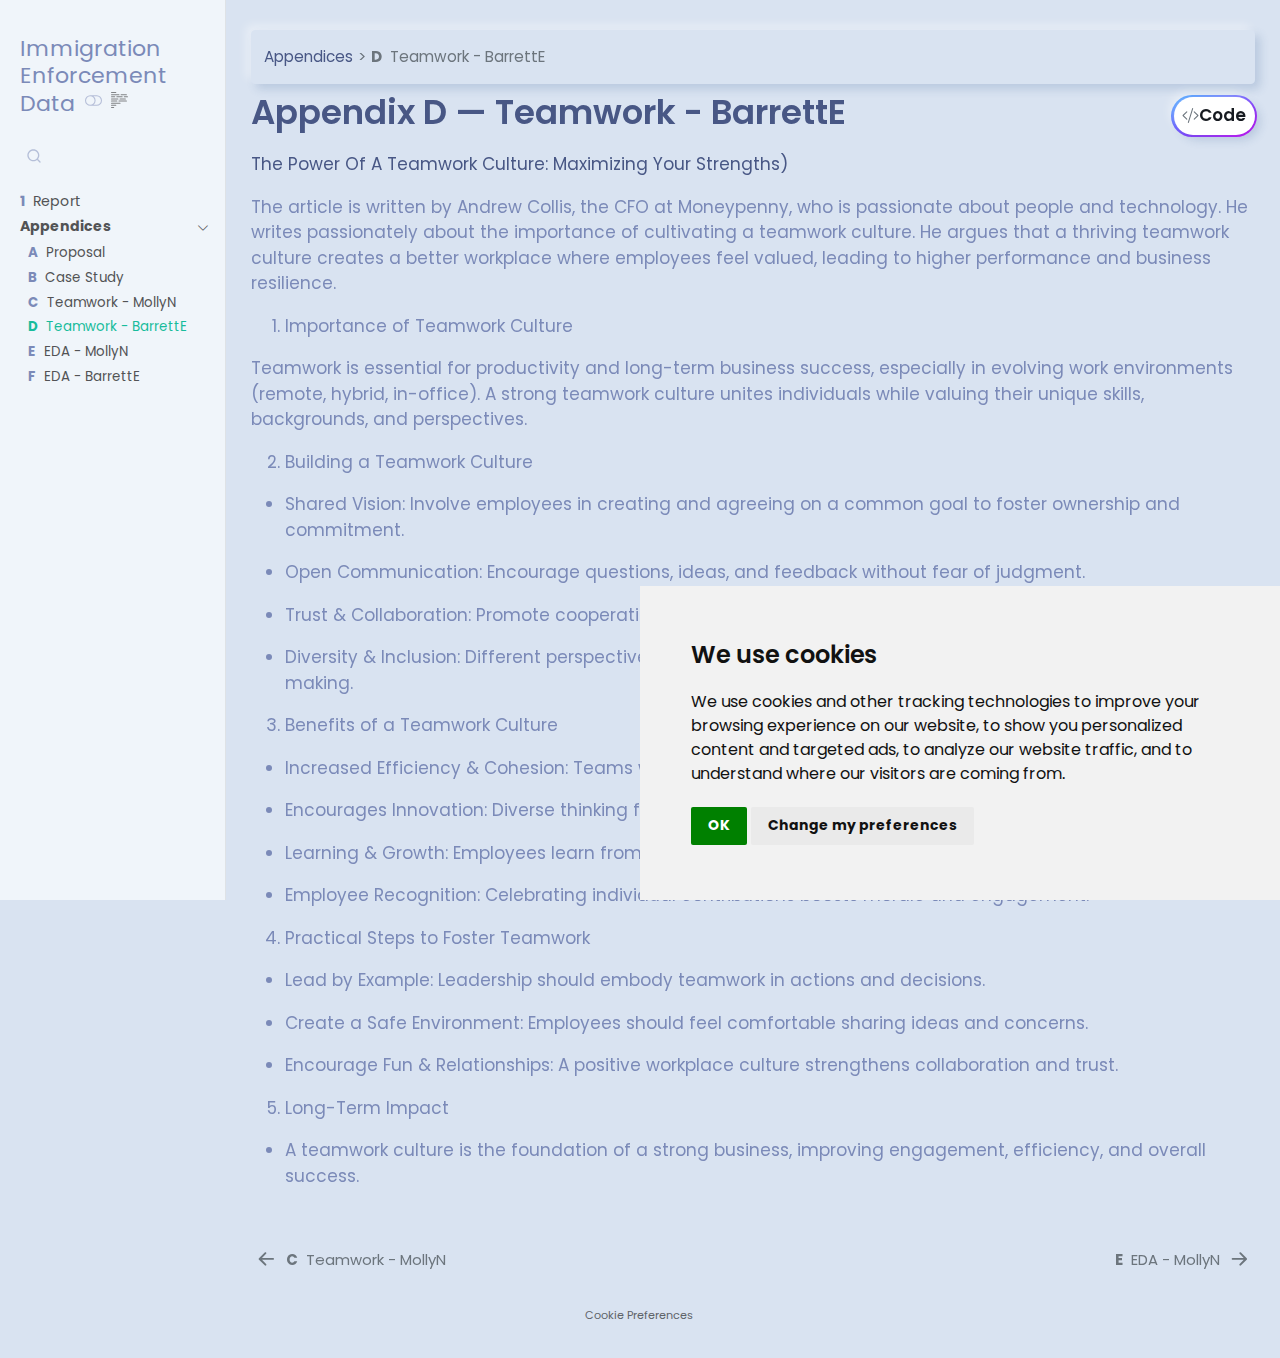
<file: src/et/BarrettE.html>
<!DOCTYPE html>
<html xmlns="http://www.w3.org/1999/xhtml" lang="en" xml:lang="en"><head>

<meta charset="utf-8">
<meta name="generator" content="quarto-1.5.57">

<meta name="viewport" content="width=device-width, initial-scale=1.0, user-scalable=yes">


<title>Appendix D — Teamwork - BarrettE – Patterns of Detention: Tracking ICE + CBP Enforcement Since FY 2017</title>
<style>
code{white-space: pre-wrap;}
span.smallcaps{font-variant: small-caps;}
div.columns{display: flex; gap: min(4vw, 1.5em);}
div.column{flex: auto; overflow-x: auto;}
div.hanging-indent{margin-left: 1.5em; text-indent: -1.5em;}
ul.task-list{list-style: none;}
ul.task-list li input[type="checkbox"] {
  width: 0.8em;
  margin: 0 0.8em 0.2em -1em; /* quarto-specific, see https://github.com/quarto-dev/quarto-cli/issues/4556 */ 
  vertical-align: middle;
}
/* CSS for syntax highlighting */
pre > code.sourceCode { white-space: pre; position: relative; }
pre > code.sourceCode > span { line-height: 1.25; }
pre > code.sourceCode > span:empty { height: 1.2em; }
.sourceCode { overflow: visible; }
code.sourceCode > span { color: inherit; text-decoration: inherit; }
div.sourceCode { margin: 1em 0; }
pre.sourceCode { margin: 0; }
@media screen {
div.sourceCode { overflow: auto; }
}
@media print {
pre > code.sourceCode { white-space: pre-wrap; }
pre > code.sourceCode > span { display: inline-block; text-indent: -5em; padding-left: 5em; }
}
pre.numberSource code
  { counter-reset: source-line 0; }
pre.numberSource code > span
  { position: relative; left: -4em; counter-increment: source-line; }
pre.numberSource code > span > a:first-child::before
  { content: counter(source-line);
    position: relative; left: -1em; text-align: right; vertical-align: baseline;
    border: none; display: inline-block;
    -webkit-touch-callout: none; -webkit-user-select: none;
    -khtml-user-select: none; -moz-user-select: none;
    -ms-user-select: none; user-select: none;
    padding: 0 4px; width: 4em;
  }
pre.numberSource { margin-left: 3em;  padding-left: 4px; }
div.sourceCode
  {   }
@media screen {
pre > code.sourceCode > span > a:first-child::before { text-decoration: underline; }
}
</style>


<script src="../../site_libs/quarto-nav/quarto-nav.js"></script>
<script src="../../site_libs/clipboard/clipboard.min.js"></script>
<script src="../../site_libs/quarto-search/autocomplete.umd.js"></script>
<script src="../../site_libs/quarto-search/fuse.min.js"></script>
<script src="../../site_libs/quarto-search/quarto-search.js"></script>
<meta name="quarto:offset" content="../../">
<link href="../../src/eda/MollyN.html" rel="next">
<link href="../../src/et/MollyN.html" rel="prev">
<script src="../../site_libs/cookie-consent/cookie-consent.js"></script>
<link href="../../site_libs/cookie-consent/cookie-consent.css" rel="stylesheet">
<script src="../../site_libs/quarto-html/quarto.js"></script>
<script src="../../site_libs/quarto-html/popper.min.js"></script>
<script src="../../site_libs/quarto-html/tippy.umd.min.js"></script>
<script src="../../site_libs/quarto-html/anchor.min.js"></script>
<link href="../../site_libs/quarto-html/tippy.css" rel="stylesheet">
<link href="../../site_libs/quarto-html/quarto-syntax-highlighting.css" rel="stylesheet" class="quarto-color-scheme" id="quarto-text-highlighting-styles">
<link href="../../site_libs/quarto-html/quarto-syntax-highlighting-dark.css" rel="prefetch" class="quarto-color-scheme quarto-color-alternate" id="quarto-text-highlighting-styles">
<script src="../../site_libs/bootstrap/bootstrap.min.js"></script>
<link href="../../site_libs/bootstrap/bootstrap-icons.css" rel="stylesheet">
<link href="../../site_libs/bootstrap/bootstrap.min.css" rel="stylesheet" class="quarto-color-scheme" id="quarto-bootstrap" data-mode="light">
<link href="../../site_libs/bootstrap/bootstrap-dark.min.css" rel="prefetch" class="quarto-color-scheme quarto-color-alternate" id="quarto-bootstrap" data-mode="light">
<script id="quarto-search-options" type="application/json">{
  "location": "sidebar",
  "copy-button": false,
  "collapse-after": 3,
  "panel-placement": "start",
  "type": "textbox",
  "limit": 50,
  "keyboard-shortcut": [
    "f",
    "/",
    "s"
  ],
  "show-item-context": false,
  "language": {
    "search-no-results-text": "No results",
    "search-matching-documents-text": "matching documents",
    "search-copy-link-title": "Copy link to search",
    "search-hide-matches-text": "Hide additional matches",
    "search-more-match-text": "more match in this document",
    "search-more-matches-text": "more matches in this document",
    "search-clear-button-title": "Clear",
    "search-text-placeholder": "",
    "search-detached-cancel-button-title": "Cancel",
    "search-submit-button-title": "Submit",
    "search-label": "Search"
  }
}</script>

<script type="text/javascript" charset="UTF-8">
document.addEventListener('DOMContentLoaded', function () {
cookieconsent.run({
  "notice_banner_type":"simple",
  "consent_type":"implied",
  "palette":"light",
  "language":"en",
  "page_load_consent_levels":["strictly-necessary","functionality","tracking","targeting"],
  "notice_banner_reject_button_hide":false,
  "preferences_center_close_button_hide":false,
  "website_name":""
  ,
"language":"en"
  });
});
</script> 
  
<style>html{ scroll-behavior: smooth; }</style>


<link rel="stylesheet" href="../../style/custom.css">
</head>

<body class="nav-sidebar docked">

<div id="quarto-search-results"></div>
  <header id="quarto-header" class="headroom fixed-top">
  <nav class="quarto-secondary-nav">
    <div class="container-fluid d-flex">
      <button type="button" class="quarto-btn-toggle btn" data-bs-toggle="collapse" role="button" data-bs-target=".quarto-sidebar-collapse-item" aria-controls="quarto-sidebar" aria-expanded="false" aria-label="Toggle sidebar navigation" onclick="if (window.quartoToggleHeadroom) { window.quartoToggleHeadroom(); }">
        <i class="bi bi-layout-text-sidebar-reverse"></i>
      </button>
        <nav class="quarto-page-breadcrumbs" aria-label="breadcrumb"><ol class="breadcrumb"><li class="breadcrumb-item"><a href="../../src/appx/proposal.html">Appendices</a></li><li class="breadcrumb-item"><a href="../../src/et/BarrettE.html"><span class="chapter-number">D</span>&nbsp; <span class="chapter-title">Teamwork - BarrettE</span></a></li></ol></nav>
        <a class="flex-grow-1" role="navigation" data-bs-toggle="collapse" data-bs-target=".quarto-sidebar-collapse-item" aria-controls="quarto-sidebar" aria-expanded="false" aria-label="Toggle sidebar navigation" onclick="if (window.quartoToggleHeadroom) { window.quartoToggleHeadroom(); }">      
        </a>
      <button type="button" class="btn quarto-search-button" aria-label="Search" onclick="window.quartoOpenSearch();">
        <i class="bi bi-search"></i>
      </button>
    </div>
  </nav>
</header>
<!-- content -->
<div id="quarto-content" class="quarto-container page-columns page-rows-contents page-layout-full">
<!-- sidebar -->
  <nav id="quarto-sidebar" class="sidebar collapse collapse-horizontal quarto-sidebar-collapse-item sidebar-navigation docked overflow-auto">
    <div class="pt-lg-2 mt-2 text-left sidebar-header">
    <div class="sidebar-title mb-0 py-0">
      <a href="../../">Immigration Enforcement Data</a> 
        <div class="sidebar-tools-main">
  <a href="" class="quarto-color-scheme-toggle quarto-navigation-tool  px-1" onclick="window.quartoToggleColorScheme(); return false;" title="Toggle dark mode"><i class="bi"></i></a>
  <a href="" class="quarto-reader-toggle quarto-navigation-tool px-1" onclick="window.quartoToggleReader(); return false;" title="Toggle reader mode">
  <div class="quarto-reader-toggle-btn">
  <i class="bi"></i>
  </div>
</a>
</div>
    </div>
      </div>
        <div class="mt-2 flex-shrink-0 align-items-center">
        <div class="sidebar-search">
        <div id="quarto-search" class="" title="Search"></div>
        </div>
        </div>
    <div class="sidebar-menu-container"> 
    <ul class="list-unstyled mt-1">
        <li class="sidebar-item">
  <div class="sidebar-item-container"> 
  <a href="../../index.html" class="sidebar-item-text sidebar-link">
 <span class="menu-text"><span class="chapter-number">1</span>&nbsp; <span class="chapter-title">Report</span></span></a>
  </div>
</li>
        <li class="sidebar-item sidebar-item-section">
      <div class="sidebar-item-container"> 
            <a class="sidebar-item-text sidebar-link text-start" data-bs-toggle="collapse" data-bs-target="#quarto-sidebar-section-1" role="navigation" aria-expanded="true">
 <span class="menu-text">Appendices</span></a>
          <a class="sidebar-item-toggle text-start" data-bs-toggle="collapse" data-bs-target="#quarto-sidebar-section-1" role="navigation" aria-expanded="true" aria-label="Toggle section">
            <i class="bi bi-chevron-right ms-2"></i>
          </a> 
      </div>
      <ul id="quarto-sidebar-section-1" class="collapse list-unstyled sidebar-section depth1 show">  
          <li class="sidebar-item">
  <div class="sidebar-item-container"> 
  <a href="../../src/appx/proposal.html" class="sidebar-item-text sidebar-link">
 <span class="menu-text"><span class="chapter-number">A</span>&nbsp; <span class="chapter-title">Proposal</span></span></a>
  </div>
</li>
          <li class="sidebar-item">
  <div class="sidebar-item-container"> 
  <a href="../../src/appx/case-study.html" class="sidebar-item-text sidebar-link">
 <span class="menu-text"><span class="chapter-number">B</span>&nbsp; <span class="chapter-title">Case Study</span></span></a>
  </div>
</li>
          <li class="sidebar-item">
  <div class="sidebar-item-container"> 
  <a href="../../src/et/MollyN.html" class="sidebar-item-text sidebar-link">
 <span class="menu-text"><span class="chapter-number">C</span>&nbsp; <span class="chapter-title">Teamwork - MollyN</span></span></a>
  </div>
</li>
          <li class="sidebar-item">
  <div class="sidebar-item-container"> 
  <a href="../../src/et/BarrettE.html" class="sidebar-item-text sidebar-link active">
 <span class="menu-text"><span class="chapter-number">D</span>&nbsp; <span class="chapter-title">Teamwork - BarrettE</span></span></a>
  </div>
</li>
          <li class="sidebar-item">
  <div class="sidebar-item-container"> 
  <a href="../../src/eda/MollyN.html" class="sidebar-item-text sidebar-link">
 <span class="menu-text"><span class="chapter-number">E</span>&nbsp; <span class="chapter-title">EDA - MollyN</span></span></a>
  </div>
</li>
          <li class="sidebar-item">
  <div class="sidebar-item-container"> 
  <a href="../../src/eda/BarrettE.html" class="sidebar-item-text sidebar-link">
 <span class="menu-text"><span class="chapter-number">F</span>&nbsp; <span class="chapter-title">EDA - BarrettE</span></span></a>
  </div>
</li>
      </ul>
  </li>
    </ul>
    </div>
</nav>
<div id="quarto-sidebar-glass" class="quarto-sidebar-collapse-item" data-bs-toggle="collapse" data-bs-target=".quarto-sidebar-collapse-item"></div>
<!-- margin-sidebar -->
    <div id="quarto-margin-sidebar" class="sidebar margin-sidebar zindex-bottom">
        
    </div>
<!-- main -->
<main class="content column-page-right" id="quarto-document-content">

<header id="title-block-header" class="quarto-title-block default"><nav class="quarto-page-breadcrumbs quarto-title-breadcrumbs d-none d-lg-block" aria-label="breadcrumb"><ol class="breadcrumb"><li class="breadcrumb-item"><a href="../../src/appx/proposal.html">Appendices</a></li><li class="breadcrumb-item"><a href="../../src/et/BarrettE.html"><span class="chapter-number">D</span>&nbsp; <span class="chapter-title">Teamwork - BarrettE</span></a></li></ol></nav>
<div class="quarto-title">
<div class="quarto-title-block"><div><h1 class="title">Appendix D — Teamwork - BarrettE</h1><button type="button" class="btn code-tools-button" id="quarto-code-tools-source"><i class="bi"></i> Code</button></div></div>
</div>



<div class="quarto-title-meta column-page-right">

    
  
    
  </div>
  


</header>


<p><a href="https://www.forbes.com/councils/forbesfinancecouncil/2023/07/03/the-power-of-a-teamwork-culture-maximizing-your-strengths/">The Power Of A Teamwork Culture: Maximizing Your Strengths)</a></p>
<p>The article is written by Andrew Collis, the CFO at Moneypenny, who is passionate about people and technology. He writes passionately about the importance of cultivating a teamwork culture. He argues that a thriving teamwork culture creates a better workplace where employees feel valued, leading to higher performance and business resilience.</p>
<ol type="1">
<li>Importance of Teamwork Culture</li>
</ol>
<p>Teamwork is essential for productivity and long-term business success, especially in evolving work environments (remote, hybrid, in-office). A strong teamwork culture unites individuals while valuing their unique skills, backgrounds, and perspectives.</p>
<ol start="2" type="1">
<li>Building a Teamwork Culture</li>
</ol>
<ul>
<li><p>Shared Vision: Involve employees in creating and agreeing on a common goal to foster ownership and commitment.</p></li>
<li><p>Open Communication: Encourage questions, ideas, and feedback without fear of judgment.</p></li>
<li><p>Trust &amp; Collaboration: Promote cooperation across all levels of the organization.</p></li>
<li><p>Diversity &amp; Inclusion: Different perspectives lead to innovation, better problem-solving, and improved decision-making.</p></li>
</ul>
<ol start="3" type="1">
<li>Benefits of a Teamwork Culture</li>
</ol>
<ul>
<li><p>Increased Efficiency &amp; Cohesion: Teams work more effectively when aligned toward a common goal.</p></li>
<li><p>Encourages Innovation: Diverse thinking fosters creativity and fresh approaches.</p></li>
<li><p>Learning &amp; Growth: Employees learn from mistakes and shared experiences in a supportive environment.</p></li>
<li><p>Employee Recognition: Celebrating individual contributions boosts morale and engagement.</p></li>
</ul>
<ol start="4" type="1">
<li>Practical Steps to Foster Teamwork</li>
</ol>
<ul>
<li><p>Lead by Example: Leadership should embody teamwork in actions and decisions.</p></li>
<li><p>Create a Safe Environment: Employees should feel comfortable sharing ideas and concerns.</p></li>
<li><p>Encourage Fun &amp; Relationships: A positive workplace culture strengthens collaboration and trust.</p></li>
</ul>
<ol start="5" type="1">
<li>Long-Term Impact</li>
</ol>
<ul>
<li>A teamwork culture is the foundation of a strong business, improving engagement, efficiency, and overall success.</li>
</ul>


<!-- -->


</main> <!-- /main -->
<script id="quarto-html-after-body" type="application/javascript">
window.document.addEventListener("DOMContentLoaded", function (event) {
  const toggleBodyColorMode = (bsSheetEl) => {
    const mode = bsSheetEl.getAttribute("data-mode");
    const bodyEl = window.document.querySelector("body");
    if (mode === "dark") {
      bodyEl.classList.add("quarto-dark");
      bodyEl.classList.remove("quarto-light");
    } else {
      bodyEl.classList.add("quarto-light");
      bodyEl.classList.remove("quarto-dark");
    }
  }
  const toggleBodyColorPrimary = () => {
    const bsSheetEl = window.document.querySelector("link#quarto-bootstrap");
    if (bsSheetEl) {
      toggleBodyColorMode(bsSheetEl);
    }
  }
  toggleBodyColorPrimary();  
  const disableStylesheet = (stylesheets) => {
    for (let i=0; i < stylesheets.length; i++) {
      const stylesheet = stylesheets[i];
      stylesheet.rel = 'prefetch';
    }
  }
  const enableStylesheet = (stylesheets) => {
    for (let i=0; i < stylesheets.length; i++) {
      const stylesheet = stylesheets[i];
      stylesheet.rel = 'stylesheet';
    }
  }
  const manageTransitions = (selector, allowTransitions) => {
    const els = window.document.querySelectorAll(selector);
    for (let i=0; i < els.length; i++) {
      const el = els[i];
      if (allowTransitions) {
        el.classList.remove('notransition');
      } else {
        el.classList.add('notransition');
      }
    }
  }
  const toggleGiscusIfUsed = (isAlternate, darkModeDefault) => {
    const baseTheme = document.querySelector('#giscus-base-theme')?.value ?? 'light';
    const alternateTheme = document.querySelector('#giscus-alt-theme')?.value ?? 'dark';
    let newTheme = '';
    if(darkModeDefault) {
      newTheme = isAlternate ? baseTheme : alternateTheme;
    } else {
      newTheme = isAlternate ? alternateTheme : baseTheme;
    }
    const changeGiscusTheme = () => {
      // From: https://github.com/giscus/giscus/issues/336
      const sendMessage = (message) => {
        const iframe = document.querySelector('iframe.giscus-frame');
        if (!iframe) return;
        iframe.contentWindow.postMessage({ giscus: message }, 'https://giscus.app');
      }
      sendMessage({
        setConfig: {
          theme: newTheme
        }
      });
    }
    const isGiscussLoaded = window.document.querySelector('iframe.giscus-frame') !== null;
    if (isGiscussLoaded) {
      changeGiscusTheme();
    }
  }
  const toggleColorMode = (alternate) => {
    // Switch the stylesheets
    const alternateStylesheets = window.document.querySelectorAll('link.quarto-color-scheme.quarto-color-alternate');
    manageTransitions('#quarto-margin-sidebar .nav-link', false);
    if (alternate) {
      enableStylesheet(alternateStylesheets);
      for (const sheetNode of alternateStylesheets) {
        if (sheetNode.id === "quarto-bootstrap") {
          toggleBodyColorMode(sheetNode);
        }
      }
    } else {
      disableStylesheet(alternateStylesheets);
      toggleBodyColorPrimary();
    }
    manageTransitions('#quarto-margin-sidebar .nav-link', true);
    // Switch the toggles
    const toggles = window.document.querySelectorAll('.quarto-color-scheme-toggle');
    for (let i=0; i < toggles.length; i++) {
      const toggle = toggles[i];
      if (toggle) {
        if (alternate) {
          toggle.classList.add("alternate");     
        } else {
          toggle.classList.remove("alternate");
        }
      }
    }
    // Hack to workaround the fact that safari doesn't
    // properly recolor the scrollbar when toggling (#1455)
    if (navigator.userAgent.indexOf('Safari') > 0 && navigator.userAgent.indexOf('Chrome') == -1) {
      manageTransitions("body", false);
      window.scrollTo(0, 1);
      setTimeout(() => {
        window.scrollTo(0, 0);
        manageTransitions("body", true);
      }, 40);  
    }
  }
  const isFileUrl = () => { 
    return window.location.protocol === 'file:';
  }
  const hasAlternateSentinel = () => {  
    let styleSentinel = getColorSchemeSentinel();
    if (styleSentinel !== null) {
      return styleSentinel === "alternate";
    } else {
      return false;
    }
  }
  const setStyleSentinel = (alternate) => {
    const value = alternate ? "alternate" : "default";
    if (!isFileUrl()) {
      window.localStorage.setItem("quarto-color-scheme", value);
    } else {
      localAlternateSentinel = value;
    }
  }
  const getColorSchemeSentinel = () => {
    if (!isFileUrl()) {
      const storageValue = window.localStorage.getItem("quarto-color-scheme");
      return storageValue != null ? storageValue : localAlternateSentinel;
    } else {
      return localAlternateSentinel;
    }
  }
  const darkModeDefault = false;
  let localAlternateSentinel = darkModeDefault ? 'alternate' : 'default';
  // Dark / light mode switch
  window.quartoToggleColorScheme = () => {
    // Read the current dark / light value 
    let toAlternate = !hasAlternateSentinel();
    toggleColorMode(toAlternate);
    setStyleSentinel(toAlternate);
    toggleGiscusIfUsed(toAlternate, darkModeDefault);
  };
  // Ensure there is a toggle, if there isn't float one in the top right
  if (window.document.querySelector('.quarto-color-scheme-toggle') === null) {
    const a = window.document.createElement('a');
    a.classList.add('top-right');
    a.classList.add('quarto-color-scheme-toggle');
    a.href = "";
    a.onclick = function() { try { window.quartoToggleColorScheme(); } catch {} return false; };
    const i = window.document.createElement("i");
    i.classList.add('bi');
    a.appendChild(i);
    window.document.body.appendChild(a);
  }
  // Switch to dark mode if need be
  if (hasAlternateSentinel()) {
    toggleColorMode(true);
  } else {
    toggleColorMode(false);
  }
  const icon = "";
  const anchorJS = new window.AnchorJS();
  anchorJS.options = {
    placement: 'right',
    icon: icon
  };
  anchorJS.add('.anchored');
  const isCodeAnnotation = (el) => {
    for (const clz of el.classList) {
      if (clz.startsWith('code-annotation-')) {                     
        return true;
      }
    }
    return false;
  }
  const onCopySuccess = function(e) {
    // button target
    const button = e.trigger;
    // don't keep focus
    button.blur();
    // flash "checked"
    button.classList.add('code-copy-button-checked');
    var currentTitle = button.getAttribute("title");
    button.setAttribute("title", "Copied!");
    let tooltip;
    if (window.bootstrap) {
      button.setAttribute("data-bs-toggle", "tooltip");
      button.setAttribute("data-bs-placement", "left");
      button.setAttribute("data-bs-title", "Copied!");
      tooltip = new bootstrap.Tooltip(button, 
        { trigger: "manual", 
          customClass: "code-copy-button-tooltip",
          offset: [0, -8]});
      tooltip.show();    
    }
    setTimeout(function() {
      if (tooltip) {
        tooltip.hide();
        button.removeAttribute("data-bs-title");
        button.removeAttribute("data-bs-toggle");
        button.removeAttribute("data-bs-placement");
      }
      button.setAttribute("title", currentTitle);
      button.classList.remove('code-copy-button-checked');
    }, 1000);
    // clear code selection
    e.clearSelection();
  }
  const getTextToCopy = function(trigger) {
      const codeEl = trigger.previousElementSibling.cloneNode(true);
      for (const childEl of codeEl.children) {
        if (isCodeAnnotation(childEl)) {
          childEl.remove();
        }
      }
      return codeEl.innerText;
  }
  const clipboard = new window.ClipboardJS('.code-copy-button:not([data-in-quarto-modal])', {
    text: getTextToCopy
  });
  clipboard.on('success', onCopySuccess);
  if (window.document.getElementById('quarto-embedded-source-code-modal')) {
    // For code content inside modals, clipBoardJS needs to be initialized with a container option
    // TODO: Check when it could be a function (https://github.com/zenorocha/clipboard.js/issues/860)
    const clipboardModal = new window.ClipboardJS('.code-copy-button[data-in-quarto-modal]', {
      text: getTextToCopy,
      container: window.document.getElementById('quarto-embedded-source-code-modal')
    });
    clipboardModal.on('success', onCopySuccess);
  }
  const viewSource = window.document.getElementById('quarto-view-source') ||
                     window.document.getElementById('quarto-code-tools-source');
  if (viewSource) {
    const sourceUrl = viewSource.getAttribute("data-quarto-source-url");
    viewSource.addEventListener("click", function(e) {
      if (sourceUrl) {
        // rstudio viewer pane
        if (/\bcapabilities=\b/.test(window.location)) {
          window.open(sourceUrl);
        } else {
          window.location.href = sourceUrl;
        }
      } else {
        const modal = new bootstrap.Modal(document.getElementById('quarto-embedded-source-code-modal'));
        modal.show();
      }
      return false;
    });
  }
  function toggleCodeHandler(show) {
    return function(e) {
      const detailsSrc = window.document.querySelectorAll(".cell > details > .sourceCode");
      for (let i=0; i<detailsSrc.length; i++) {
        const details = detailsSrc[i].parentElement;
        if (show) {
          details.open = true;
        } else {
          details.removeAttribute("open");
        }
      }
      const cellCodeDivs = window.document.querySelectorAll(".cell > .sourceCode");
      const fromCls = show ? "hidden" : "unhidden";
      const toCls = show ? "unhidden" : "hidden";
      for (let i=0; i<cellCodeDivs.length; i++) {
        const codeDiv = cellCodeDivs[i];
        if (codeDiv.classList.contains(fromCls)) {
          codeDiv.classList.remove(fromCls);
          codeDiv.classList.add(toCls);
        } 
      }
      return false;
    }
  }
  const hideAllCode = window.document.getElementById("quarto-hide-all-code");
  if (hideAllCode) {
    hideAllCode.addEventListener("click", toggleCodeHandler(false));
  }
  const showAllCode = window.document.getElementById("quarto-show-all-code");
  if (showAllCode) {
    showAllCode.addEventListener("click", toggleCodeHandler(true));
  }
    var localhostRegex = new RegExp(/^(?:http|https):\/\/localhost\:?[0-9]*\//);
    var mailtoRegex = new RegExp(/^mailto:/);
      var filterRegex = new RegExp('/' + window.location.host + '/');
    var isInternal = (href) => {
        return filterRegex.test(href) || localhostRegex.test(href) || mailtoRegex.test(href);
    }
    // Inspect non-navigation links and adorn them if external
 	var links = window.document.querySelectorAll('a[href]:not(.nav-link):not(.navbar-brand):not(.toc-action):not(.sidebar-link):not(.sidebar-item-toggle):not(.pagination-link):not(.no-external):not([aria-hidden]):not(.dropdown-item):not(.quarto-navigation-tool):not(.about-link)');
    for (var i=0; i<links.length; i++) {
      const link = links[i];
      if (!isInternal(link.href)) {
        // undo the damage that might have been done by quarto-nav.js in the case of
        // links that we want to consider external
        if (link.dataset.originalHref !== undefined) {
          link.href = link.dataset.originalHref;
        }
          // target, if specified
          link.setAttribute("target", "_blank");
          if (link.getAttribute("rel") === null) {
            link.setAttribute("rel", "noopener");
          }
      }
    }
  function tippyHover(el, contentFn, onTriggerFn, onUntriggerFn) {
    const config = {
      allowHTML: true,
      maxWidth: 500,
      delay: 100,
      arrow: false,
      appendTo: function(el) {
          return el.parentElement;
      },
      interactive: true,
      interactiveBorder: 10,
      theme: 'quarto',
      placement: 'bottom-start',
    };
    if (contentFn) {
      config.content = contentFn;
    }
    if (onTriggerFn) {
      config.onTrigger = onTriggerFn;
    }
    if (onUntriggerFn) {
      config.onUntrigger = onUntriggerFn;
    }
    window.tippy(el, config); 
  }
  const noterefs = window.document.querySelectorAll('a[role="doc-noteref"]');
  for (var i=0; i<noterefs.length; i++) {
    const ref = noterefs[i];
    tippyHover(ref, function() {
      // use id or data attribute instead here
      let href = ref.getAttribute('data-footnote-href') || ref.getAttribute('href');
      try { href = new URL(href).hash; } catch {}
      const id = href.replace(/^#\/?/, "");
      const note = window.document.getElementById(id);
      if (note) {
        return note.innerHTML;
      } else {
        return "";
      }
    });
  }
  const xrefs = window.document.querySelectorAll('a.quarto-xref');
  const processXRef = (id, note) => {
    // Strip column container classes
    const stripColumnClz = (el) => {
      el.classList.remove("page-full", "page-columns");
      if (el.children) {
        for (const child of el.children) {
          stripColumnClz(child);
        }
      }
    }
    stripColumnClz(note)
    if (id === null || id.startsWith('sec-')) {
      // Special case sections, only their first couple elements
      const container = document.createElement("div");
      if (note.children && note.children.length > 2) {
        container.appendChild(note.children[0].cloneNode(true));
        for (let i = 1; i < note.children.length; i++) {
          const child = note.children[i];
          if (child.tagName === "P" && child.innerText === "") {
            continue;
          } else {
            container.appendChild(child.cloneNode(true));
            break;
          }
        }
        if (window.Quarto?.typesetMath) {
          window.Quarto.typesetMath(container);
        }
        return container.innerHTML
      } else {
        if (window.Quarto?.typesetMath) {
          window.Quarto.typesetMath(note);
        }
        return note.innerHTML;
      }
    } else {
      // Remove any anchor links if they are present
      const anchorLink = note.querySelector('a.anchorjs-link');
      if (anchorLink) {
        anchorLink.remove();
      }
      if (window.Quarto?.typesetMath) {
        window.Quarto.typesetMath(note);
      }
      // TODO in 1.5, we should make sure this works without a callout special case
      if (note.classList.contains("callout")) {
        return note.outerHTML;
      } else {
        return note.innerHTML;
      }
    }
  }
  for (var i=0; i<xrefs.length; i++) {
    const xref = xrefs[i];
    tippyHover(xref, undefined, function(instance) {
      instance.disable();
      let url = xref.getAttribute('href');
      let hash = undefined; 
      if (url.startsWith('#')) {
        hash = url;
      } else {
        try { hash = new URL(url).hash; } catch {}
      }
      if (hash) {
        const id = hash.replace(/^#\/?/, "");
        const note = window.document.getElementById(id);
        if (note !== null) {
          try {
            const html = processXRef(id, note.cloneNode(true));
            instance.setContent(html);
          } finally {
            instance.enable();
            instance.show();
          }
        } else {
          // See if we can fetch this
          fetch(url.split('#')[0])
          .then(res => res.text())
          .then(html => {
            const parser = new DOMParser();
            const htmlDoc = parser.parseFromString(html, "text/html");
            const note = htmlDoc.getElementById(id);
            if (note !== null) {
              const html = processXRef(id, note);
              instance.setContent(html);
            } 
          }).finally(() => {
            instance.enable();
            instance.show();
          });
        }
      } else {
        // See if we can fetch a full url (with no hash to target)
        // This is a special case and we should probably do some content thinning / targeting
        fetch(url)
        .then(res => res.text())
        .then(html => {
          const parser = new DOMParser();
          const htmlDoc = parser.parseFromString(html, "text/html");
          const note = htmlDoc.querySelector('main.content');
          if (note !== null) {
            // This should only happen for chapter cross references
            // (since there is no id in the URL)
            // remove the first header
            if (note.children.length > 0 && note.children[0].tagName === "HEADER") {
              note.children[0].remove();
            }
            const html = processXRef(null, note);
            instance.setContent(html);
          } 
        }).finally(() => {
          instance.enable();
          instance.show();
        });
      }
    }, function(instance) {
    });
  }
      let selectedAnnoteEl;
      const selectorForAnnotation = ( cell, annotation) => {
        let cellAttr = 'data-code-cell="' + cell + '"';
        let lineAttr = 'data-code-annotation="' +  annotation + '"';
        const selector = 'span[' + cellAttr + '][' + lineAttr + ']';
        return selector;
      }
      const selectCodeLines = (annoteEl) => {
        const doc = window.document;
        const targetCell = annoteEl.getAttribute("data-target-cell");
        const targetAnnotation = annoteEl.getAttribute("data-target-annotation");
        const annoteSpan = window.document.querySelector(selectorForAnnotation(targetCell, targetAnnotation));
        const lines = annoteSpan.getAttribute("data-code-lines").split(",");
        const lineIds = lines.map((line) => {
          return targetCell + "-" + line;
        })
        let top = null;
        let height = null;
        let parent = null;
        if (lineIds.length > 0) {
            //compute the position of the single el (top and bottom and make a div)
            const el = window.document.getElementById(lineIds[0]);
            top = el.offsetTop;
            height = el.offsetHeight;
            parent = el.parentElement.parentElement;
          if (lineIds.length > 1) {
            const lastEl = window.document.getElementById(lineIds[lineIds.length - 1]);
            const bottom = lastEl.offsetTop + lastEl.offsetHeight;
            height = bottom - top;
          }
          if (top !== null && height !== null && parent !== null) {
            // cook up a div (if necessary) and position it 
            let div = window.document.getElementById("code-annotation-line-highlight");
            if (div === null) {
              div = window.document.createElement("div");
              div.setAttribute("id", "code-annotation-line-highlight");
              div.style.position = 'absolute';
              parent.appendChild(div);
            }
            div.style.top = top - 2 + "px";
            div.style.height = height + 4 + "px";
            div.style.left = 0;
            let gutterDiv = window.document.getElementById("code-annotation-line-highlight-gutter");
            if (gutterDiv === null) {
              gutterDiv = window.document.createElement("div");
              gutterDiv.setAttribute("id", "code-annotation-line-highlight-gutter");
              gutterDiv.style.position = 'absolute';
              const codeCell = window.document.getElementById(targetCell);
              const gutter = codeCell.querySelector('.code-annotation-gutter');
              gutter.appendChild(gutterDiv);
            }
            gutterDiv.style.top = top - 2 + "px";
            gutterDiv.style.height = height + 4 + "px";
          }
          selectedAnnoteEl = annoteEl;
        }
      };
      const unselectCodeLines = () => {
        const elementsIds = ["code-annotation-line-highlight", "code-annotation-line-highlight-gutter"];
        elementsIds.forEach((elId) => {
          const div = window.document.getElementById(elId);
          if (div) {
            div.remove();
          }
        });
        selectedAnnoteEl = undefined;
      };
        // Handle positioning of the toggle
    window.addEventListener(
      "resize",
      throttle(() => {
        elRect = undefined;
        if (selectedAnnoteEl) {
          selectCodeLines(selectedAnnoteEl);
        }
      }, 10)
    );
    function throttle(fn, ms) {
    let throttle = false;
    let timer;
      return (...args) => {
        if(!throttle) { // first call gets through
            fn.apply(this, args);
            throttle = true;
        } else { // all the others get throttled
            if(timer) clearTimeout(timer); // cancel #2
            timer = setTimeout(() => {
              fn.apply(this, args);
              timer = throttle = false;
            }, ms);
        }
      };
    }
      // Attach click handler to the DT
      const annoteDls = window.document.querySelectorAll('dt[data-target-cell]');
      for (const annoteDlNode of annoteDls) {
        annoteDlNode.addEventListener('click', (event) => {
          const clickedEl = event.target;
          if (clickedEl !== selectedAnnoteEl) {
            unselectCodeLines();
            const activeEl = window.document.querySelector('dt[data-target-cell].code-annotation-active');
            if (activeEl) {
              activeEl.classList.remove('code-annotation-active');
            }
            selectCodeLines(clickedEl);
            clickedEl.classList.add('code-annotation-active');
          } else {
            // Unselect the line
            unselectCodeLines();
            clickedEl.classList.remove('code-annotation-active');
          }
        });
      }
  const findCites = (el) => {
    const parentEl = el.parentElement;
    if (parentEl) {
      const cites = parentEl.dataset.cites;
      if (cites) {
        return {
          el,
          cites: cites.split(' ')
        };
      } else {
        return findCites(el.parentElement)
      }
    } else {
      return undefined;
    }
  };
  var bibliorefs = window.document.querySelectorAll('a[role="doc-biblioref"]');
  for (var i=0; i<bibliorefs.length; i++) {
    const ref = bibliorefs[i];
    const citeInfo = findCites(ref);
    if (citeInfo) {
      tippyHover(citeInfo.el, function() {
        var popup = window.document.createElement('div');
        citeInfo.cites.forEach(function(cite) {
          var citeDiv = window.document.createElement('div');
          citeDiv.classList.add('hanging-indent');
          citeDiv.classList.add('csl-entry');
          var biblioDiv = window.document.getElementById('ref-' + cite);
          if (biblioDiv) {
            citeDiv.innerHTML = biblioDiv.innerHTML;
          }
          popup.appendChild(citeDiv);
        });
        return popup.innerHTML;
      });
    }
  }
});
</script>
<nav class="page-navigation column-page-right">
  <div class="nav-page nav-page-previous">
      <a href="../../src/et/MollyN.html" class="pagination-link" aria-label="Teamwork - MollyN">
        <i class="bi bi-arrow-left-short"></i> <span class="nav-page-text"><span class="chapter-number">C</span>&nbsp; <span class="chapter-title">Teamwork - MollyN</span></span>
      </a>          
  </div>
  <div class="nav-page nav-page-next">
      <a href="../../src/eda/MollyN.html" class="pagination-link" aria-label="EDA - MollyN">
        <span class="nav-page-text"><span class="chapter-number">E</span>&nbsp; <span class="chapter-title">EDA - MollyN</span></span> <i class="bi bi-arrow-right-short"></i>
      </a>
  </div>
</nav><div class="modal fade" id="quarto-embedded-source-code-modal" tabindex="-1" aria-labelledby="quarto-embedded-source-code-modal-label" aria-hidden="true"><div class="modal-dialog modal-dialog-scrollable"><div class="modal-content"><div class="modal-header"><h5 class="modal-title" id="quarto-embedded-source-code-modal-label">Source Code</h5><button class="btn-close" data-bs-dismiss="modal"></button></div><div class="modal-body"><div class="">
<div class="sourceCode" id="cb1" data-shortcodes="false"><pre class="sourceCode numberSource markdown number-lines code-with-copy"><code class="sourceCode markdown"><span id="cb1-1"><a href="#cb1-1"></a><span class="co">---</span></span>
<span id="cb1-2"><a href="#cb1-2"></a><span class="an">title:</span><span class="co"> "Teamwork - BarrettE"</span></span>
<span id="cb1-3"><a href="#cb1-3"></a><span class="an">format:</span><span class="co"> html</span></span>
<span id="cb1-4"><a href="#cb1-4"></a><span class="co">---</span></span>
<span id="cb1-5"><a href="#cb1-5"></a></span>
<span id="cb1-6"><a href="#cb1-6"></a><span class="co">[</span><span class="ot">The Power Of A Teamwork Culture: Maximizing Your Strengths)</span><span class="co">](https://www.forbes.com/councils/forbesfinancecouncil/2023/07/03/the-power-of-a-teamwork-culture-maximizing-your-strengths/)</span></span>
<span id="cb1-7"><a href="#cb1-7"></a> </span>
<span id="cb1-8"><a href="#cb1-8"></a>The article is written by Andrew Collis, the CFO at Moneypenny, who is passionate about people and technology. He writes passionately about the importance of cultivating a teamwork culture. He argues that a thriving teamwork culture creates a better workplace where employees feel valued, leading to higher performance and business resilience.</span>
<span id="cb1-9"><a href="#cb1-9"></a></span>
<span id="cb1-10"><a href="#cb1-10"></a><span class="ss">1. </span>Importance of Teamwork Culture</span>
<span id="cb1-11"><a href="#cb1-11"></a></span>
<span id="cb1-12"><a href="#cb1-12"></a>Teamwork is essential for productivity and long-term business success, especially in evolving work environments (remote, hybrid, in-office). A strong teamwork culture unites individuals while valuing their unique skills, backgrounds, and perspectives.</span>
<span id="cb1-13"><a href="#cb1-13"></a></span>
<span id="cb1-14"><a href="#cb1-14"></a><span class="ss">2. </span>Building a Teamwork Culture</span>
<span id="cb1-15"><a href="#cb1-15"></a></span>
<span id="cb1-16"><a href="#cb1-16"></a><span class="ss">- </span>Shared Vision: Involve employees in creating and agreeing on a common goal to foster ownership and commitment.</span>
<span id="cb1-17"><a href="#cb1-17"></a></span>
<span id="cb1-18"><a href="#cb1-18"></a><span class="ss">- </span>Open Communication: Encourage questions, ideas, and feedback without fear of judgment.</span>
<span id="cb1-19"><a href="#cb1-19"></a></span>
<span id="cb1-20"><a href="#cb1-20"></a><span class="ss">- </span>Trust &amp; Collaboration: Promote cooperation across all levels of the organization.</span>
<span id="cb1-21"><a href="#cb1-21"></a></span>
<span id="cb1-22"><a href="#cb1-22"></a><span class="ss">- </span>Diversity &amp; Inclusion: Different perspectives lead to innovation, better problem-solving, and improved decision-making.</span>
<span id="cb1-23"><a href="#cb1-23"></a></span>
<span id="cb1-24"><a href="#cb1-24"></a><span class="ss">3. </span>Benefits of a Teamwork Culture</span>
<span id="cb1-25"><a href="#cb1-25"></a></span>
<span id="cb1-26"><a href="#cb1-26"></a><span class="ss">- </span>Increased Efficiency &amp; Cohesion: Teams work more effectively when aligned toward a common goal.</span>
<span id="cb1-27"><a href="#cb1-27"></a></span>
<span id="cb1-28"><a href="#cb1-28"></a><span class="ss">- </span>Encourages Innovation: Diverse thinking fosters creativity and fresh approaches.</span>
<span id="cb1-29"><a href="#cb1-29"></a></span>
<span id="cb1-30"><a href="#cb1-30"></a><span class="ss">- </span>Learning &amp; Growth: Employees learn from mistakes and shared experiences in a supportive environment.</span>
<span id="cb1-31"><a href="#cb1-31"></a></span>
<span id="cb1-32"><a href="#cb1-32"></a><span class="ss">- </span>Employee Recognition: Celebrating individual contributions boosts morale and engagement.</span>
<span id="cb1-33"><a href="#cb1-33"></a></span>
<span id="cb1-34"><a href="#cb1-34"></a><span class="ss">4. </span>Practical Steps to Foster Teamwork</span>
<span id="cb1-35"><a href="#cb1-35"></a></span>
<span id="cb1-36"><a href="#cb1-36"></a><span class="ss">- </span>Lead by Example: Leadership should embody teamwork in actions and decisions.</span>
<span id="cb1-37"><a href="#cb1-37"></a></span>
<span id="cb1-38"><a href="#cb1-38"></a><span class="ss">- </span>Create a Safe Environment: Employees should feel comfortable sharing ideas and concerns.</span>
<span id="cb1-39"><a href="#cb1-39"></a></span>
<span id="cb1-40"><a href="#cb1-40"></a><span class="ss">- </span>Encourage Fun &amp; Relationships: A positive workplace culture strengthens collaboration and trust.</span>
<span id="cb1-41"><a href="#cb1-41"></a></span>
<span id="cb1-42"><a href="#cb1-42"></a><span class="ss">5. </span>Long-Term Impact</span>
<span id="cb1-43"><a href="#cb1-43"></a></span>
<span id="cb1-44"><a href="#cb1-44"></a><span class="ss">- </span>A teamwork culture is the foundation of a strong business, improving engagement, efficiency, and overall success.</span></code><button title="Copy to Clipboard" class="code-copy-button" data-in-quarto-modal=""><i class="bi"></i></button></pre></div>
</div></div></div></div></div>
</div> <!-- /content -->
<footer class="footer">
  <div class="nav-footer">
    <div class="nav-footer-left">
      &nbsp;
    </div>   
    <div class="nav-footer-center">

<div class="cookie-consent-footer"><a href="#" id="open_preferences_center">Cookie Preferences</a></div></div>
    <div class="nav-footer-right">
      &nbsp;
    </div>
  </div>
</footer>




<script src="../../site_libs/quarto-html/zenscroll-min.js"></script>
</body></html>
</file>
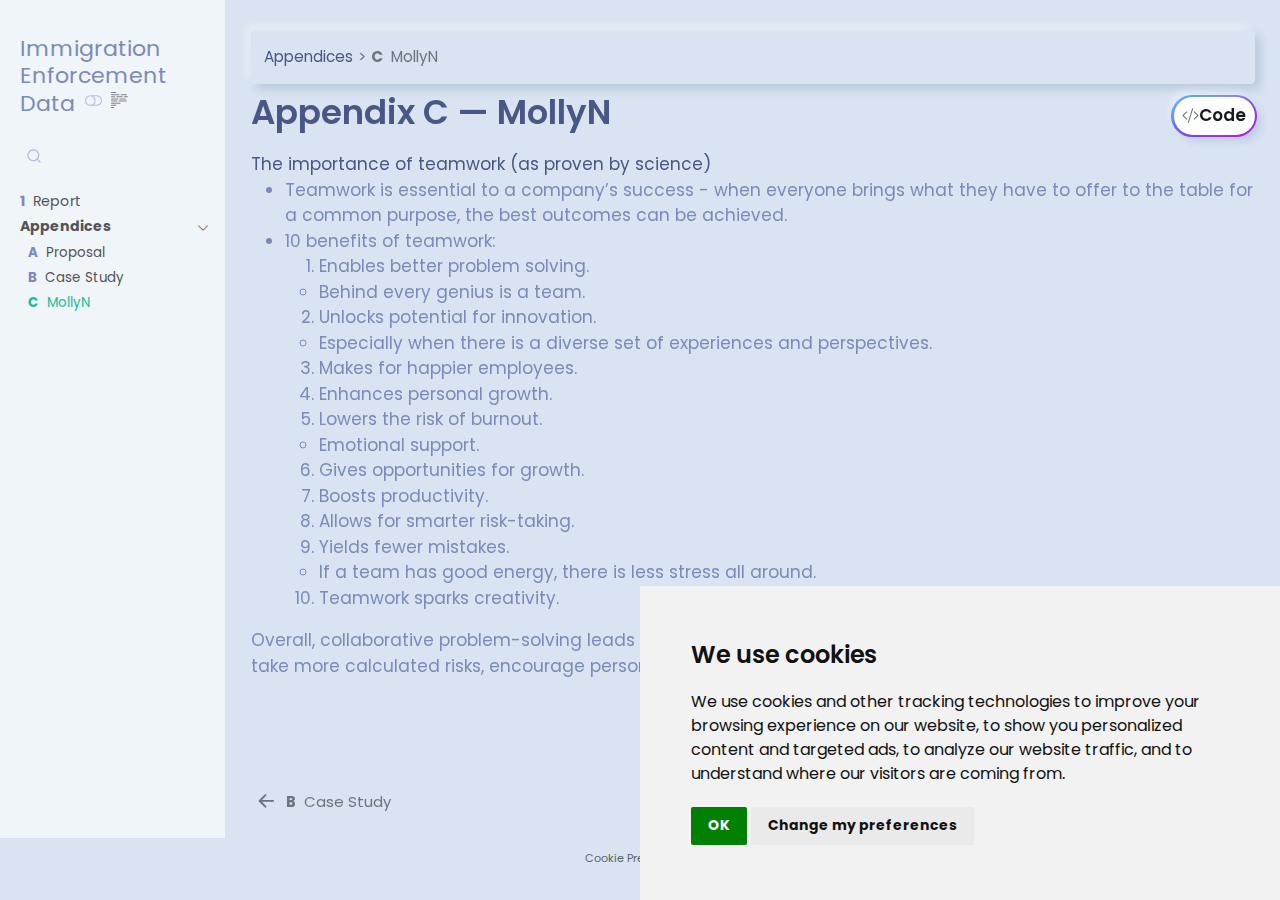
<file: src/et/MollyN.html>
<!DOCTYPE html>
<html xmlns="http://www.w3.org/1999/xhtml" lang="en" xml:lang="en"><head>

<meta charset="utf-8">
<meta name="generator" content="quarto-1.4.555">

<meta name="viewport" content="width=device-width, initial-scale=1.0, user-scalable=yes">


<title>Patterns of Detention: Tracking ICE + CBP Enforcement Since FY 2017 - Appendix C — MollyN</title>
<style>
code{white-space: pre-wrap;}
span.smallcaps{font-variant: small-caps;}
div.columns{display: flex; gap: min(4vw, 1.5em);}
div.column{flex: auto; overflow-x: auto;}
div.hanging-indent{margin-left: 1.5em; text-indent: -1.5em;}
ul.task-list{list-style: none;}
ul.task-list li input[type="checkbox"] {
  width: 0.8em;
  margin: 0 0.8em 0.2em -1em; /* quarto-specific, see https://github.com/quarto-dev/quarto-cli/issues/4556 */ 
  vertical-align: middle;
}
/* CSS for syntax highlighting */
pre > code.sourceCode { white-space: pre; position: relative; }
pre > code.sourceCode > span { line-height: 1.25; }
pre > code.sourceCode > span:empty { height: 1.2em; }
.sourceCode { overflow: visible; }
code.sourceCode > span { color: inherit; text-decoration: inherit; }
div.sourceCode { margin: 1em 0; }
pre.sourceCode { margin: 0; }
@media screen {
div.sourceCode { overflow: auto; }
}
@media print {
pre > code.sourceCode { white-space: pre-wrap; }
pre > code.sourceCode > span { text-indent: -5em; padding-left: 5em; }
}
pre.numberSource code
  { counter-reset: source-line 0; }
pre.numberSource code > span
  { position: relative; left: -4em; counter-increment: source-line; }
pre.numberSource code > span > a:first-child::before
  { content: counter(source-line);
    position: relative; left: -1em; text-align: right; vertical-align: baseline;
    border: none; display: inline-block;
    -webkit-touch-callout: none; -webkit-user-select: none;
    -khtml-user-select: none; -moz-user-select: none;
    -ms-user-select: none; user-select: none;
    padding: 0 4px; width: 4em;
  }
pre.numberSource { margin-left: 3em;  padding-left: 4px; }
div.sourceCode
  {   }
@media screen {
pre > code.sourceCode > span > a:first-child::before { text-decoration: underline; }
}
</style>


<script src="../../site_libs/quarto-nav/quarto-nav.js"></script>
<script src="../../site_libs/clipboard/clipboard.min.js"></script>
<script src="../../site_libs/quarto-search/autocomplete.umd.js"></script>
<script src="../../site_libs/quarto-search/fuse.min.js"></script>
<script src="../../site_libs/quarto-search/quarto-search.js"></script>
<meta name="quarto:offset" content="../../">
<link href="../../src/appx/case-study.html" rel="prev">
<script src="../../site_libs/cookie-consent/cookie-consent.js"></script>
<link href="../../site_libs/cookie-consent/cookie-consent.css" rel="stylesheet">
<script src="../../site_libs/quarto-html/quarto.js"></script>
<script src="../../site_libs/quarto-html/popper.min.js"></script>
<script src="../../site_libs/quarto-html/tippy.umd.min.js"></script>
<script src="../../site_libs/quarto-html/anchor.min.js"></script>
<link href="../../site_libs/quarto-html/tippy.css" rel="stylesheet">
<link href="../../site_libs/quarto-html/quarto-syntax-highlighting.css" rel="stylesheet" class="quarto-color-scheme" id="quarto-text-highlighting-styles">
<link href="../../site_libs/quarto-html/quarto-syntax-highlighting-dark.css" rel="prefetch" class="quarto-color-scheme quarto-color-alternate" id="quarto-text-highlighting-styles">
<script src="../../site_libs/bootstrap/bootstrap.min.js"></script>
<link href="../../site_libs/bootstrap/bootstrap-icons.css" rel="stylesheet">
<link href="../../site_libs/bootstrap/bootstrap.min.css" rel="stylesheet" class="quarto-color-scheme" id="quarto-bootstrap" data-mode="light">
<link href="../../site_libs/bootstrap/bootstrap-dark.min.css" rel="prefetch" class="quarto-color-scheme quarto-color-alternate" id="quarto-bootstrap" data-mode="light">
<script id="quarto-search-options" type="application/json">{
  "location": "sidebar",
  "copy-button": false,
  "collapse-after": 3,
  "panel-placement": "start",
  "type": "textbox",
  "limit": 50,
  "keyboard-shortcut": [
    "f",
    "/",
    "s"
  ],
  "show-item-context": false,
  "language": {
    "search-no-results-text": "No results",
    "search-matching-documents-text": "matching documents",
    "search-copy-link-title": "Copy link to search",
    "search-hide-matches-text": "Hide additional matches",
    "search-more-match-text": "more match in this document",
    "search-more-matches-text": "more matches in this document",
    "search-clear-button-title": "Clear",
    "search-text-placeholder": "",
    "search-detached-cancel-button-title": "Cancel",
    "search-submit-button-title": "Submit",
    "search-label": "Search"
  }
}</script>

<script type="text/javascript" charset="UTF-8">
document.addEventListener('DOMContentLoaded', function () {
cookieconsent.run({
  "notice_banner_type":"simple",
  "consent_type":"implied",
  "palette":"light",
  "language":"en",
  "page_load_consent_levels":["strictly-necessary","functionality","tracking","targeting"],
  "notice_banner_reject_button_hide":false,
  "preferences_center_close_button_hide":false,
  "website_name":""
  ,
"language":"en"
  });
});
</script> 
  
<style>html{ scroll-behavior: smooth; }</style>


<link rel="stylesheet" href="../../style/custom.css">
</head>

<body class="nav-sidebar docked">

<div id="quarto-search-results"></div>
  <header id="quarto-header" class="headroom fixed-top">
  <nav class="quarto-secondary-nav">
    <div class="container-fluid d-flex">
      <button type="button" class="quarto-btn-toggle btn" data-bs-toggle="collapse" data-bs-target=".quarto-sidebar-collapse-item" aria-controls="quarto-sidebar" aria-expanded="false" aria-label="Toggle sidebar navigation" onclick="if (window.quartoToggleHeadroom) { window.quartoToggleHeadroom(); }">
        <i class="bi bi-layout-text-sidebar-reverse"></i>
      </button>
        <nav class="quarto-page-breadcrumbs" aria-label="breadcrumb"><ol class="breadcrumb"><li class="breadcrumb-item"><a href="../../src/appx/proposal.html">Appendices</a></li><li class="breadcrumb-item"><a href="../../src/et/MollyN.html"><span class="chapter-number">C</span>&nbsp; <span class="chapter-title">MollyN</span></a></li></ol></nav>
        <a class="flex-grow-1" role="button" data-bs-toggle="collapse" data-bs-target=".quarto-sidebar-collapse-item" aria-controls="quarto-sidebar" aria-expanded="false" aria-label="Toggle sidebar navigation" onclick="if (window.quartoToggleHeadroom) { window.quartoToggleHeadroom(); }">      
        </a>
      <button type="button" class="btn quarto-search-button" aria-label="" onclick="window.quartoOpenSearch();">
        <i class="bi bi-search"></i>
      </button>
    </div>
  </nav>
</header>
<!-- content -->
<div id="quarto-content" class="quarto-container page-columns page-rows-contents page-layout-full">
<!-- sidebar -->
  <nav id="quarto-sidebar" class="sidebar collapse collapse-horizontal quarto-sidebar-collapse-item sidebar-navigation docked overflow-auto">
    <div class="pt-lg-2 mt-2 text-left sidebar-header">
    <div class="sidebar-title mb-0 py-0">
      <a href="../../">Immigration Enforcement Data</a> 
        <div class="sidebar-tools-main">
  <a href="" class="quarto-color-scheme-toggle quarto-navigation-tool  px-1" onclick="window.quartoToggleColorScheme(); return false;" title="Toggle dark mode"><i class="bi"></i></a>
  <a href="" class="quarto-reader-toggle quarto-navigation-tool px-1" onclick="window.quartoToggleReader(); return false;" title="Toggle reader mode">
  <div class="quarto-reader-toggle-btn">
  <i class="bi"></i>
  </div>
</a>
</div>
    </div>
      </div>
        <div class="mt-2 flex-shrink-0 align-items-center">
        <div class="sidebar-search">
        <div id="quarto-search" class="" title="Search"></div>
        </div>
        </div>
    <div class="sidebar-menu-container"> 
    <ul class="list-unstyled mt-1">
        <li class="sidebar-item">
  <div class="sidebar-item-container"> 
  <a href="../../index.html" class="sidebar-item-text sidebar-link">
 <span class="menu-text"><span class="chapter-number">1</span>&nbsp; <span class="chapter-title">Report</span></span></a>
  </div>
</li>
        <li class="sidebar-item sidebar-item-section">
      <div class="sidebar-item-container"> 
            <a class="sidebar-item-text sidebar-link text-start" data-bs-toggle="collapse" data-bs-target="#quarto-sidebar-section-1" aria-expanded="true">
 <span class="menu-text">Appendices</span></a>
          <a class="sidebar-item-toggle text-start" data-bs-toggle="collapse" data-bs-target="#quarto-sidebar-section-1" aria-expanded="true" aria-label="Toggle section">
            <i class="bi bi-chevron-right ms-2"></i>
          </a> 
      </div>
      <ul id="quarto-sidebar-section-1" class="collapse list-unstyled sidebar-section depth1 show">  
          <li class="sidebar-item">
  <div class="sidebar-item-container"> 
  <a href="../../src/appx/proposal.html" class="sidebar-item-text sidebar-link">
 <span class="menu-text"><span class="chapter-number">A</span>&nbsp; <span class="chapter-title">Proposal</span></span></a>
  </div>
</li>
          <li class="sidebar-item">
  <div class="sidebar-item-container"> 
  <a href="../../src/appx/case-study.html" class="sidebar-item-text sidebar-link">
 <span class="menu-text"><span class="chapter-number">B</span>&nbsp; <span class="chapter-title">Case Study</span></span></a>
  </div>
</li>
          <li class="sidebar-item">
  <div class="sidebar-item-container"> 
  <a href="../../src/et/MollyN.html" class="sidebar-item-text sidebar-link active">
 <span class="menu-text"><span class="chapter-number">C</span>&nbsp; <span class="chapter-title">MollyN</span></span></a>
  </div>
</li>
      </ul>
  </li>
    </ul>
    </div>
</nav>
<div id="quarto-sidebar-glass" class="quarto-sidebar-collapse-item" data-bs-toggle="collapse" data-bs-target=".quarto-sidebar-collapse-item"></div>
<!-- margin-sidebar -->
    <div id="quarto-margin-sidebar" class="sidebar margin-sidebar zindex-bottom">
        
    </div>
<!-- main -->
<main class="content column-page-right" id="quarto-document-content">

<header id="title-block-header" class="quarto-title-block default"><nav class="quarto-page-breadcrumbs quarto-title-breadcrumbs d-none d-lg-block" aria-label="breadcrumb"><ol class="breadcrumb"><li class="breadcrumb-item"><a href="../../src/appx/proposal.html">Appendices</a></li><li class="breadcrumb-item"><a href="../../src/et/MollyN.html"><span class="chapter-number">C</span>&nbsp; <span class="chapter-title">MollyN</span></a></li></ol></nav>
<div class="quarto-title">
<div class="quarto-title-block"><div><h1 class="title">Appendix C — MollyN</h1><button type="button" class="btn code-tools-button" id="quarto-code-tools-source"><i class="bi"></i> Code</button></div></div>
</div>



<div class="quarto-title-meta column-page-right">

    
  
    
  </div>
  


</header>


<p><a href="https://www.atlassian.com/blog/teamwork/the-importance-of-teamwork">The importance of teamwork (as proven by science)</a></p>
<ul>
<li>Teamwork is essential to a company’s success - when everyone brings what they have to offer to the table for a common purpose, the best outcomes can be achieved.<br>
</li>
<li>10 benefits of teamwork:
<ol type="1">
<li>Enables better problem solving.</li>
</ol>
<ul>
<li>Behind every genius is a team.</li>
</ul>
<ol start="2" type="1">
<li>Unlocks potential for innovation.</li>
</ol>
<ul>
<li>Especially when there is a diverse set of experiences and perspectives.</li>
</ul>
<ol start="3" type="1">
<li>Makes for happier employees.</li>
<li>Enhances personal growth.</li>
<li>Lowers the risk of burnout.</li>
</ol>
<ul>
<li>Emotional support.</li>
</ul>
<ol start="6" type="1">
<li>Gives opportunities for growth.</li>
<li>Boosts productivity.</li>
<li>Allows for smarter risk-taking.</li>
<li>Yields fewer mistakes.</li>
</ol>
<ul>
<li>If a team has good energy, there is less stress all around.</li>
</ul>
<ol start="10" type="1">
<li>Teamwork sparks creativity.</li>
</ol></li>
</ul>
<p>Overall, collaborative problem-solving leads to the best outcomes. When you’re on a supportive team, you can take more calculated risks, encourage personal growth, job satisfaction, and reduce stress.</p>


<!-- -->


</main> <!-- /main -->
<script id="quarto-html-after-body" type="application/javascript">
window.document.addEventListener("DOMContentLoaded", function (event) {
  const toggleBodyColorMode = (bsSheetEl) => {
    const mode = bsSheetEl.getAttribute("data-mode");
    const bodyEl = window.document.querySelector("body");
    if (mode === "dark") {
      bodyEl.classList.add("quarto-dark");
      bodyEl.classList.remove("quarto-light");
    } else {
      bodyEl.classList.add("quarto-light");
      bodyEl.classList.remove("quarto-dark");
    }
  }
  const toggleBodyColorPrimary = () => {
    const bsSheetEl = window.document.querySelector("link#quarto-bootstrap");
    if (bsSheetEl) {
      toggleBodyColorMode(bsSheetEl);
    }
  }
  toggleBodyColorPrimary();  
  const disableStylesheet = (stylesheets) => {
    for (let i=0; i < stylesheets.length; i++) {
      const stylesheet = stylesheets[i];
      stylesheet.rel = 'prefetch';
    }
  }
  const enableStylesheet = (stylesheets) => {
    for (let i=0; i < stylesheets.length; i++) {
      const stylesheet = stylesheets[i];
      stylesheet.rel = 'stylesheet';
    }
  }
  const manageTransitions = (selector, allowTransitions) => {
    const els = window.document.querySelectorAll(selector);
    for (let i=0; i < els.length; i++) {
      const el = els[i];
      if (allowTransitions) {
        el.classList.remove('notransition');
      } else {
        el.classList.add('notransition');
      }
    }
  }
  const toggleGiscusIfUsed = (isAlternate, darkModeDefault) => {
    const baseTheme = document.querySelector('#giscus-base-theme')?.value ?? 'light';
    const alternateTheme = document.querySelector('#giscus-alt-theme')?.value ?? 'dark';
    let newTheme = '';
    if(darkModeDefault) {
      newTheme = isAlternate ? baseTheme : alternateTheme;
    } else {
      newTheme = isAlternate ? alternateTheme : baseTheme;
    }
    const changeGiscusTheme = () => {
      // From: https://github.com/giscus/giscus/issues/336
      const sendMessage = (message) => {
        const iframe = document.querySelector('iframe.giscus-frame');
        if (!iframe) return;
        iframe.contentWindow.postMessage({ giscus: message }, 'https://giscus.app');
      }
      sendMessage({
        setConfig: {
          theme: newTheme
        }
      });
    }
    const isGiscussLoaded = window.document.querySelector('iframe.giscus-frame') !== null;
    if (isGiscussLoaded) {
      changeGiscusTheme();
    }
  }
  const toggleColorMode = (alternate) => {
    // Switch the stylesheets
    const alternateStylesheets = window.document.querySelectorAll('link.quarto-color-scheme.quarto-color-alternate');
    manageTransitions('#quarto-margin-sidebar .nav-link', false);
    if (alternate) {
      enableStylesheet(alternateStylesheets);
      for (const sheetNode of alternateStylesheets) {
        if (sheetNode.id === "quarto-bootstrap") {
          toggleBodyColorMode(sheetNode);
        }
      }
    } else {
      disableStylesheet(alternateStylesheets);
      toggleBodyColorPrimary();
    }
    manageTransitions('#quarto-margin-sidebar .nav-link', true);
    // Switch the toggles
    const toggles = window.document.querySelectorAll('.quarto-color-scheme-toggle');
    for (let i=0; i < toggles.length; i++) {
      const toggle = toggles[i];
      if (toggle) {
        if (alternate) {
          toggle.classList.add("alternate");     
        } else {
          toggle.classList.remove("alternate");
        }
      }
    }
    // Hack to workaround the fact that safari doesn't
    // properly recolor the scrollbar when toggling (#1455)
    if (navigator.userAgent.indexOf('Safari') > 0 && navigator.userAgent.indexOf('Chrome') == -1) {
      manageTransitions("body", false);
      window.scrollTo(0, 1);
      setTimeout(() => {
        window.scrollTo(0, 0);
        manageTransitions("body", true);
      }, 40);  
    }
  }
  const isFileUrl = () => { 
    return window.location.protocol === 'file:';
  }
  const hasAlternateSentinel = () => {  
    let styleSentinel = getColorSchemeSentinel();
    if (styleSentinel !== null) {
      return styleSentinel === "alternate";
    } else {
      return false;
    }
  }
  const setStyleSentinel = (alternate) => {
    const value = alternate ? "alternate" : "default";
    if (!isFileUrl()) {
      window.localStorage.setItem("quarto-color-scheme", value);
    } else {
      localAlternateSentinel = value;
    }
  }
  const getColorSchemeSentinel = () => {
    if (!isFileUrl()) {
      const storageValue = window.localStorage.getItem("quarto-color-scheme");
      return storageValue != null ? storageValue : localAlternateSentinel;
    } else {
      return localAlternateSentinel;
    }
  }
  const darkModeDefault = false;
  let localAlternateSentinel = darkModeDefault ? 'alternate' : 'default';
  // Dark / light mode switch
  window.quartoToggleColorScheme = () => {
    // Read the current dark / light value 
    let toAlternate = !hasAlternateSentinel();
    toggleColorMode(toAlternate);
    setStyleSentinel(toAlternate);
    toggleGiscusIfUsed(toAlternate, darkModeDefault);
  };
  // Ensure there is a toggle, if there isn't float one in the top right
  if (window.document.querySelector('.quarto-color-scheme-toggle') === null) {
    const a = window.document.createElement('a');
    a.classList.add('top-right');
    a.classList.add('quarto-color-scheme-toggle');
    a.href = "";
    a.onclick = function() { try { window.quartoToggleColorScheme(); } catch {} return false; };
    const i = window.document.createElement("i");
    i.classList.add('bi');
    a.appendChild(i);
    window.document.body.appendChild(a);
  }
  // Switch to dark mode if need be
  if (hasAlternateSentinel()) {
    toggleColorMode(true);
  } else {
    toggleColorMode(false);
  }
  const icon = "";
  const anchorJS = new window.AnchorJS();
  anchorJS.options = {
    placement: 'right',
    icon: icon
  };
  anchorJS.add('.anchored');
  const isCodeAnnotation = (el) => {
    for (const clz of el.classList) {
      if (clz.startsWith('code-annotation-')) {                     
        return true;
      }
    }
    return false;
  }
  const clipboard = new window.ClipboardJS('.code-copy-button', {
    text: function(trigger) {
      const codeEl = trigger.previousElementSibling.cloneNode(true);
      for (const childEl of codeEl.children) {
        if (isCodeAnnotation(childEl)) {
          childEl.remove();
        }
      }
      return codeEl.innerText;
    }
  });
  clipboard.on('success', function(e) {
    // button target
    const button = e.trigger;
    // don't keep focus
    button.blur();
    // flash "checked"
    button.classList.add('code-copy-button-checked');
    var currentTitle = button.getAttribute("title");
    button.setAttribute("title", "Copied!");
    let tooltip;
    if (window.bootstrap) {
      button.setAttribute("data-bs-toggle", "tooltip");
      button.setAttribute("data-bs-placement", "left");
      button.setAttribute("data-bs-title", "Copied!");
      tooltip = new bootstrap.Tooltip(button, 
        { trigger: "manual", 
          customClass: "code-copy-button-tooltip",
          offset: [0, -8]});
      tooltip.show();    
    }
    setTimeout(function() {
      if (tooltip) {
        tooltip.hide();
        button.removeAttribute("data-bs-title");
        button.removeAttribute("data-bs-toggle");
        button.removeAttribute("data-bs-placement");
      }
      button.setAttribute("title", currentTitle);
      button.classList.remove('code-copy-button-checked');
    }, 1000);
    // clear code selection
    e.clearSelection();
  });
  const viewSource = window.document.getElementById('quarto-view-source') ||
                     window.document.getElementById('quarto-code-tools-source');
  if (viewSource) {
    const sourceUrl = viewSource.getAttribute("data-quarto-source-url");
    viewSource.addEventListener("click", function(e) {
      if (sourceUrl) {
        // rstudio viewer pane
        if (/\bcapabilities=\b/.test(window.location)) {
          window.open(sourceUrl);
        } else {
          window.location.href = sourceUrl;
        }
      } else {
        const modal = new bootstrap.Modal(document.getElementById('quarto-embedded-source-code-modal'));
        modal.show();
      }
      return false;
    });
  }
  function toggleCodeHandler(show) {
    return function(e) {
      const detailsSrc = window.document.querySelectorAll(".cell > details > .sourceCode");
      for (let i=0; i<detailsSrc.length; i++) {
        const details = detailsSrc[i].parentElement;
        if (show) {
          details.open = true;
        } else {
          details.removeAttribute("open");
        }
      }
      const cellCodeDivs = window.document.querySelectorAll(".cell > .sourceCode");
      const fromCls = show ? "hidden" : "unhidden";
      const toCls = show ? "unhidden" : "hidden";
      for (let i=0; i<cellCodeDivs.length; i++) {
        const codeDiv = cellCodeDivs[i];
        if (codeDiv.classList.contains(fromCls)) {
          codeDiv.classList.remove(fromCls);
          codeDiv.classList.add(toCls);
        } 
      }
      return false;
    }
  }
  const hideAllCode = window.document.getElementById("quarto-hide-all-code");
  if (hideAllCode) {
    hideAllCode.addEventListener("click", toggleCodeHandler(false));
  }
  const showAllCode = window.document.getElementById("quarto-show-all-code");
  if (showAllCode) {
    showAllCode.addEventListener("click", toggleCodeHandler(true));
  }
    var localhostRegex = new RegExp(/^(?:http|https):\/\/localhost\:?[0-9]*\//);
    var mailtoRegex = new RegExp(/^mailto:/);
      var filterRegex = new RegExp('/' + window.location.host + '/');
    var isInternal = (href) => {
        return filterRegex.test(href) || localhostRegex.test(href) || mailtoRegex.test(href);
    }
    // Inspect non-navigation links and adorn them if external
 	var links = window.document.querySelectorAll('a[href]:not(.nav-link):not(.navbar-brand):not(.toc-action):not(.sidebar-link):not(.sidebar-item-toggle):not(.pagination-link):not(.no-external):not([aria-hidden]):not(.dropdown-item):not(.quarto-navigation-tool)');
    for (var i=0; i<links.length; i++) {
      const link = links[i];
      if (!isInternal(link.href)) {
        // undo the damage that might have been done by quarto-nav.js in the case of
        // links that we want to consider external
        if (link.dataset.originalHref !== undefined) {
          link.href = link.dataset.originalHref;
        }
          // target, if specified
          link.setAttribute("target", "_blank");
          if (link.getAttribute("rel") === null) {
            link.setAttribute("rel", "noopener");
          }
      }
    }
  function tippyHover(el, contentFn, onTriggerFn, onUntriggerFn) {
    const config = {
      allowHTML: true,
      maxWidth: 500,
      delay: 100,
      arrow: false,
      appendTo: function(el) {
          return el.parentElement;
      },
      interactive: true,
      interactiveBorder: 10,
      theme: 'quarto',
      placement: 'bottom-start',
    };
    if (contentFn) {
      config.content = contentFn;
    }
    if (onTriggerFn) {
      config.onTrigger = onTriggerFn;
    }
    if (onUntriggerFn) {
      config.onUntrigger = onUntriggerFn;
    }
    window.tippy(el, config); 
  }
  const noterefs = window.document.querySelectorAll('a[role="doc-noteref"]');
  for (var i=0; i<noterefs.length; i++) {
    const ref = noterefs[i];
    tippyHover(ref, function() {
      // use id or data attribute instead here
      let href = ref.getAttribute('data-footnote-href') || ref.getAttribute('href');
      try { href = new URL(href).hash; } catch {}
      const id = href.replace(/^#\/?/, "");
      const note = window.document.getElementById(id);
      if (note) {
        return note.innerHTML;
      } else {
        return "";
      }
    });
  }
  const xrefs = window.document.querySelectorAll('a.quarto-xref');
  const processXRef = (id, note) => {
    // Strip column container classes
    const stripColumnClz = (el) => {
      el.classList.remove("page-full", "page-columns");
      if (el.children) {
        for (const child of el.children) {
          stripColumnClz(child);
        }
      }
    }
    stripColumnClz(note)
    if (id === null || id.startsWith('sec-')) {
      // Special case sections, only their first couple elements
      const container = document.createElement("div");
      if (note.children && note.children.length > 2) {
        container.appendChild(note.children[0].cloneNode(true));
        for (let i = 1; i < note.children.length; i++) {
          const child = note.children[i];
          if (child.tagName === "P" && child.innerText === "") {
            continue;
          } else {
            container.appendChild(child.cloneNode(true));
            break;
          }
        }
        if (window.Quarto?.typesetMath) {
          window.Quarto.typesetMath(container);
        }
        return container.innerHTML
      } else {
        if (window.Quarto?.typesetMath) {
          window.Quarto.typesetMath(note);
        }
        return note.innerHTML;
      }
    } else {
      // Remove any anchor links if they are present
      const anchorLink = note.querySelector('a.anchorjs-link');
      if (anchorLink) {
        anchorLink.remove();
      }
      if (window.Quarto?.typesetMath) {
        window.Quarto.typesetMath(note);
      }
      // TODO in 1.5, we should make sure this works without a callout special case
      if (note.classList.contains("callout")) {
        return note.outerHTML;
      } else {
        return note.innerHTML;
      }
    }
  }
  for (var i=0; i<xrefs.length; i++) {
    const xref = xrefs[i];
    tippyHover(xref, undefined, function(instance) {
      instance.disable();
      let url = xref.getAttribute('href');
      let hash = undefined; 
      if (url.startsWith('#')) {
        hash = url;
      } else {
        try { hash = new URL(url).hash; } catch {}
      }
      if (hash) {
        const id = hash.replace(/^#\/?/, "");
        const note = window.document.getElementById(id);
        if (note !== null) {
          try {
            const html = processXRef(id, note.cloneNode(true));
            instance.setContent(html);
          } finally {
            instance.enable();
            instance.show();
          }
        } else {
          // See if we can fetch this
          fetch(url.split('#')[0])
          .then(res => res.text())
          .then(html => {
            const parser = new DOMParser();
            const htmlDoc = parser.parseFromString(html, "text/html");
            const note = htmlDoc.getElementById(id);
            if (note !== null) {
              const html = processXRef(id, note);
              instance.setContent(html);
            } 
          }).finally(() => {
            instance.enable();
            instance.show();
          });
        }
      } else {
        // See if we can fetch a full url (with no hash to target)
        // This is a special case and we should probably do some content thinning / targeting
        fetch(url)
        .then(res => res.text())
        .then(html => {
          const parser = new DOMParser();
          const htmlDoc = parser.parseFromString(html, "text/html");
          const note = htmlDoc.querySelector('main.content');
          if (note !== null) {
            // This should only happen for chapter cross references
            // (since there is no id in the URL)
            // remove the first header
            if (note.children.length > 0 && note.children[0].tagName === "HEADER") {
              note.children[0].remove();
            }
            const html = processXRef(null, note);
            instance.setContent(html);
          } 
        }).finally(() => {
          instance.enable();
          instance.show();
        });
      }
    }, function(instance) {
    });
  }
      let selectedAnnoteEl;
      const selectorForAnnotation = ( cell, annotation) => {
        let cellAttr = 'data-code-cell="' + cell + '"';
        let lineAttr = 'data-code-annotation="' +  annotation + '"';
        const selector = 'span[' + cellAttr + '][' + lineAttr + ']';
        return selector;
      }
      const selectCodeLines = (annoteEl) => {
        const doc = window.document;
        const targetCell = annoteEl.getAttribute("data-target-cell");
        const targetAnnotation = annoteEl.getAttribute("data-target-annotation");
        const annoteSpan = window.document.querySelector(selectorForAnnotation(targetCell, targetAnnotation));
        const lines = annoteSpan.getAttribute("data-code-lines").split(",");
        const lineIds = lines.map((line) => {
          return targetCell + "-" + line;
        })
        let top = null;
        let height = null;
        let parent = null;
        if (lineIds.length > 0) {
            //compute the position of the single el (top and bottom and make a div)
            const el = window.document.getElementById(lineIds[0]);
            top = el.offsetTop;
            height = el.offsetHeight;
            parent = el.parentElement.parentElement;
          if (lineIds.length > 1) {
            const lastEl = window.document.getElementById(lineIds[lineIds.length - 1]);
            const bottom = lastEl.offsetTop + lastEl.offsetHeight;
            height = bottom - top;
          }
          if (top !== null && height !== null && parent !== null) {
            // cook up a div (if necessary) and position it 
            let div = window.document.getElementById("code-annotation-line-highlight");
            if (div === null) {
              div = window.document.createElement("div");
              div.setAttribute("id", "code-annotation-line-highlight");
              div.style.position = 'absolute';
              parent.appendChild(div);
            }
            div.style.top = top - 2 + "px";
            div.style.height = height + 4 + "px";
            div.style.left = 0;
            let gutterDiv = window.document.getElementById("code-annotation-line-highlight-gutter");
            if (gutterDiv === null) {
              gutterDiv = window.document.createElement("div");
              gutterDiv.setAttribute("id", "code-annotation-line-highlight-gutter");
              gutterDiv.style.position = 'absolute';
              const codeCell = window.document.getElementById(targetCell);
              const gutter = codeCell.querySelector('.code-annotation-gutter');
              gutter.appendChild(gutterDiv);
            }
            gutterDiv.style.top = top - 2 + "px";
            gutterDiv.style.height = height + 4 + "px";
          }
          selectedAnnoteEl = annoteEl;
        }
      };
      const unselectCodeLines = () => {
        const elementsIds = ["code-annotation-line-highlight", "code-annotation-line-highlight-gutter"];
        elementsIds.forEach((elId) => {
          const div = window.document.getElementById(elId);
          if (div) {
            div.remove();
          }
        });
        selectedAnnoteEl = undefined;
      };
        // Handle positioning of the toggle
    window.addEventListener(
      "resize",
      throttle(() => {
        elRect = undefined;
        if (selectedAnnoteEl) {
          selectCodeLines(selectedAnnoteEl);
        }
      }, 10)
    );
    function throttle(fn, ms) {
    let throttle = false;
    let timer;
      return (...args) => {
        if(!throttle) { // first call gets through
            fn.apply(this, args);
            throttle = true;
        } else { // all the others get throttled
            if(timer) clearTimeout(timer); // cancel #2
            timer = setTimeout(() => {
              fn.apply(this, args);
              timer = throttle = false;
            }, ms);
        }
      };
    }
      // Attach click handler to the DT
      const annoteDls = window.document.querySelectorAll('dt[data-target-cell]');
      for (const annoteDlNode of annoteDls) {
        annoteDlNode.addEventListener('click', (event) => {
          const clickedEl = event.target;
          if (clickedEl !== selectedAnnoteEl) {
            unselectCodeLines();
            const activeEl = window.document.querySelector('dt[data-target-cell].code-annotation-active');
            if (activeEl) {
              activeEl.classList.remove('code-annotation-active');
            }
            selectCodeLines(clickedEl);
            clickedEl.classList.add('code-annotation-active');
          } else {
            // Unselect the line
            unselectCodeLines();
            clickedEl.classList.remove('code-annotation-active');
          }
        });
      }
  const findCites = (el) => {
    const parentEl = el.parentElement;
    if (parentEl) {
      const cites = parentEl.dataset.cites;
      if (cites) {
        return {
          el,
          cites: cites.split(' ')
        };
      } else {
        return findCites(el.parentElement)
      }
    } else {
      return undefined;
    }
  };
  var bibliorefs = window.document.querySelectorAll('a[role="doc-biblioref"]');
  for (var i=0; i<bibliorefs.length; i++) {
    const ref = bibliorefs[i];
    const citeInfo = findCites(ref);
    if (citeInfo) {
      tippyHover(citeInfo.el, function() {
        var popup = window.document.createElement('div');
        citeInfo.cites.forEach(function(cite) {
          var citeDiv = window.document.createElement('div');
          citeDiv.classList.add('hanging-indent');
          citeDiv.classList.add('csl-entry');
          var biblioDiv = window.document.getElementById('ref-' + cite);
          if (biblioDiv) {
            citeDiv.innerHTML = biblioDiv.innerHTML;
          }
          popup.appendChild(citeDiv);
        });
        return popup.innerHTML;
      });
    }
  }
});
</script>
<nav class="page-navigation column-page-right">
  <div class="nav-page nav-page-previous">
      <a href="../../src/appx/case-study.html" class="pagination-link" aria-label="Case Study">
        <i class="bi bi-arrow-left-short"></i> <span class="nav-page-text"><span class="chapter-number">B</span>&nbsp; <span class="chapter-title">Case Study</span></span>
      </a>          
  </div>
  <div class="nav-page nav-page-next">
  </div>
</nav><div class="modal fade" id="quarto-embedded-source-code-modal" tabindex="-1" aria-labelledby="quarto-embedded-source-code-modal-label" aria-hidden="true"><div class="modal-dialog modal-dialog-scrollable"><div class="modal-content"><div class="modal-header"><h5 class="modal-title" id="quarto-embedded-source-code-modal-label">Source Code</h5><button class="btn-close" data-bs-dismiss="modal"></button></div><div class="modal-body"><div class="">
<div class="sourceCode" id="cb1" data-shortcodes="false"><pre class="sourceCode numberSource markdown number-lines code-with-copy"><code class="sourceCode markdown"><span id="cb1-1"><a href="#cb1-1"></a><span class="co">---</span></span>
<span id="cb1-2"><a href="#cb1-2"></a><span class="an">title:</span><span class="co"> "MollyN"</span></span>
<span id="cb1-3"><a href="#cb1-3"></a><span class="an">format:</span><span class="co"> html</span></span>
<span id="cb1-4"><a href="#cb1-4"></a><span class="co">---</span></span>
<span id="cb1-5"><a href="#cb1-5"></a></span>
<span id="cb1-6"><a href="#cb1-6"></a><span class="co">[</span><span class="ot">The importance of teamwork (as proven by science)</span><span class="co">](https://www.atlassian.com/blog/teamwork/the-importance-of-teamwork)</span></span>
<span id="cb1-7"><a href="#cb1-7"></a> </span>
<span id="cb1-8"><a href="#cb1-8"></a><span class="ss">- </span>Teamwork is essential to a company's success - when everyone brings what they have to offer to the table for a common purpose, the best outcomes can be achieved.  </span>
<span id="cb1-9"><a href="#cb1-9"></a><span class="ss">- </span>10 benefits of teamwork: </span>
<span id="cb1-10"><a href="#cb1-10"></a>  1) Enables better problem solving. </span>
<span id="cb1-11"><a href="#cb1-11"></a><span class="ss">    - </span>Behind every genius is a team. </span>
<span id="cb1-12"><a href="#cb1-12"></a>  2) Unlocks potential for innovation. </span>
<span id="cb1-13"><a href="#cb1-13"></a><span class="ss">    - </span>Especially when there is a diverse set of experiences and perspectives. </span>
<span id="cb1-14"><a href="#cb1-14"></a>  3) Makes for happier employees. </span>
<span id="cb1-15"><a href="#cb1-15"></a>  4) Enhances personal growth. </span>
<span id="cb1-16"><a href="#cb1-16"></a>  5) Lowers the risk of burnout. </span>
<span id="cb1-17"><a href="#cb1-17"></a><span class="ss">    - </span>Emotional support. </span>
<span id="cb1-18"><a href="#cb1-18"></a>  6) Gives opportunities for growth. </span>
<span id="cb1-19"><a href="#cb1-19"></a>  7) Boosts productivity. </span>
<span id="cb1-20"><a href="#cb1-20"></a>  8) Allows for smarter risk-taking. </span>
<span id="cb1-21"><a href="#cb1-21"></a>  9) Yields fewer mistakes. </span>
<span id="cb1-22"><a href="#cb1-22"></a><span class="ss">    - </span>If a team has good energy, there is less stress all around. </span>
<span id="cb1-23"><a href="#cb1-23"></a>  10) Teamwork sparks creativity. </span>
<span id="cb1-24"><a href="#cb1-24"></a>  </span>
<span id="cb1-25"><a href="#cb1-25"></a>Overall, collaborative problem-solving leads to the best outcomes. When you're on a supportive team, you can take more calculated risks, encourage personal growth, job satisfaction, and reduce stress. </span></code><button title="Copy to Clipboard" class="code-copy-button"><i class="bi"></i></button></pre></div>
</div></div></div></div></div>
</div> <!-- /content -->
<footer class="footer">
  <div class="nav-footer">
    <div class="nav-footer-left">
      &nbsp;
    </div>   
    <div class="nav-footer-center">

<div class="cookie-consent-footer"><a href="#" id="open_preferences_center">Cookie Preferences</a></div></div>
    <div class="nav-footer-right">
      &nbsp;
    </div>
  </div>
</footer>




<script src="../../site_libs/quarto-html/zenscroll-min.js"></script>
</body></html>
</file>
<file: site_libs/cookie-consent/cookie-consent.css>
div.cookie-consent-footer {
  font-size: 0.8em;
  text-decoration: none;
}
</file>
<file: site_libs/quarto-html/tippy.css>
.tippy-box[data-animation=fade][data-state=hidden]{opacity:0}[data-tippy-root]{max-width:calc(100vw - 10px)}.tippy-box{position:relative;background-color:#333;color:#fff;border-radius:4px;font-size:14px;line-height:1.4;white-space:normal;outline:0;transition-property:transform,visibility,opacity}.tippy-box[data-placement^=top]>.tippy-arrow{bottom:0}.tippy-box[data-placement^=top]>.tippy-arrow:before{bottom:-7px;left:0;border-width:8px 8px 0;border-top-color:initial;transform-origin:center top}.tippy-box[data-placement^=bottom]>.tippy-arrow{top:0}.tippy-box[data-placement^=bottom]>.tippy-arrow:before{top:-7px;left:0;border-width:0 8px 8px;border-bottom-color:initial;transform-origin:center bottom}.tippy-box[data-placement^=left]>.tippy-arrow{right:0}.tippy-box[data-placement^=left]>.tippy-arrow:before{border-width:8px 0 8px 8px;border-left-color:initial;right:-7px;transform-origin:center left}.tippy-box[data-placement^=right]>.tippy-arrow{left:0}.tippy-box[data-placement^=right]>.tippy-arrow:before{left:-7px;border-width:8px 8px 8px 0;border-right-color:initial;transform-origin:center right}.tippy-box[data-inertia][data-state=visible]{transition-timing-function:cubic-bezier(.54,1.5,.38,1.11)}.tippy-arrow{width:16px;height:16px;color:#333}.tippy-arrow:before{content:"";position:absolute;border-color:transparent;border-style:solid}.tippy-content{position:relative;padding:5px 9px;z-index:1}
</file>
<file: site_libs/quarto-html/quarto-syntax-highlighting.css>
/* quarto syntax highlight colors */
:root {
  --quarto-hl-ot-color: #003B4F;
  --quarto-hl-at-color: #657422;
  --quarto-hl-ss-color: #20794D;
  --quarto-hl-an-color: #5E5E5E;
  --quarto-hl-fu-color: #4758AB;
  --quarto-hl-st-color: #20794D;
  --quarto-hl-cf-color: #003B4F;
  --quarto-hl-op-color: #5E5E5E;
  --quarto-hl-er-color: #AD0000;
  --quarto-hl-bn-color: #AD0000;
  --quarto-hl-al-color: #AD0000;
  --quarto-hl-va-color: #111111;
  --quarto-hl-bu-color: inherit;
  --quarto-hl-ex-color: inherit;
  --quarto-hl-pp-color: #AD0000;
  --quarto-hl-in-color: #5E5E5E;
  --quarto-hl-vs-color: #20794D;
  --quarto-hl-wa-color: #5E5E5E;
  --quarto-hl-do-color: #5E5E5E;
  --quarto-hl-im-color: #00769E;
  --quarto-hl-ch-color: #20794D;
  --quarto-hl-dt-color: #AD0000;
  --quarto-hl-fl-color: #AD0000;
  --quarto-hl-co-color: #5E5E5E;
  --quarto-hl-cv-color: #5E5E5E;
  --quarto-hl-cn-color: #8f5902;
  --quarto-hl-sc-color: #5E5E5E;
  --quarto-hl-dv-color: #AD0000;
  --quarto-hl-kw-color: #003B4F;
}

/* other quarto variables */
:root {
  --quarto-font-monospace: SFMono-Regular, Menlo, Monaco, Consolas, "Liberation Mono", "Courier New", monospace;
}

pre > code.sourceCode > span {
  color: #003B4F;
}

code span {
  color: #003B4F;
}

code.sourceCode > span {
  color: #003B4F;
}

div.sourceCode,
div.sourceCode pre.sourceCode {
  color: #003B4F;
}

code span.ot {
  color: #003B4F;
  font-style: inherit;
}

code span.at {
  color: #657422;
  font-style: inherit;
}

code span.ss {
  color: #20794D;
  font-style: inherit;
}

code span.an {
  color: #5E5E5E;
  font-style: inherit;
}

code span.fu {
  color: #4758AB;
  font-style: inherit;
}

code span.st {
  color: #20794D;
  font-style: inherit;
}

code span.cf {
  color: #003B4F;
  font-weight: bold;
  font-style: inherit;
}

code span.op {
  color: #5E5E5E;
  font-style: inherit;
}

code span.er {
  color: #AD0000;
  font-style: inherit;
}

code span.bn {
  color: #AD0000;
  font-style: inherit;
}

code span.al {
  color: #AD0000;
  font-style: inherit;
}

code span.va {
  color: #111111;
  font-style: inherit;
}

code span.bu {
  font-style: inherit;
}

code span.ex {
  font-style: inherit;
}

code span.pp {
  color: #AD0000;
  font-style: inherit;
}

code span.in {
  color: #5E5E5E;
  font-style: inherit;
}

code span.vs {
  color: #20794D;
  font-style: inherit;
}

code span.wa {
  color: #5E5E5E;
  font-style: italic;
}

code span.do {
  color: #5E5E5E;
  font-style: italic;
}

code span.im {
  color: #00769E;
  font-style: inherit;
}

code span.ch {
  color: #20794D;
  font-style: inherit;
}

code span.dt {
  color: #AD0000;
  font-style: inherit;
}

code span.fl {
  color: #AD0000;
  font-style: inherit;
}

code span.co {
  color: #5E5E5E;
  font-style: inherit;
}

code span.cv {
  color: #5E5E5E;
  font-style: italic;
}

code span.cn {
  color: #8f5902;
  font-style: inherit;
}

code span.sc {
  color: #5E5E5E;
  font-style: inherit;
}

code span.dv {
  color: #AD0000;
  font-style: inherit;
}

code span.kw {
  color: #003B4F;
  font-weight: bold;
  font-style: inherit;
}

.prevent-inlining {
  content: "</";
}

/*# sourceMappingURL=debc5d5d77c3f9108843748ff7464032.css.map */
</file>
<file: site_libs/quarto-html/quarto-syntax-highlighting-dark.css>
/* quarto syntax highlight colors */
:root {
  --quarto-hl-al-color: #f07178;
  --quarto-hl-an-color: #d4d0ab;
  --quarto-hl-at-color: #00e0e0;
  --quarto-hl-bn-color: #d4d0ab;
  --quarto-hl-bu-color: #abe338;
  --quarto-hl-ch-color: #abe338;
  --quarto-hl-co-color: #f8f8f2;
  --quarto-hl-cv-color: #ffd700;
  --quarto-hl-cn-color: #ffd700;
  --quarto-hl-cf-color: #ffa07a;
  --quarto-hl-dt-color: #ffa07a;
  --quarto-hl-dv-color: #d4d0ab;
  --quarto-hl-do-color: #f8f8f2;
  --quarto-hl-er-color: #f07178;
  --quarto-hl-ex-color: #00e0e0;
  --quarto-hl-fl-color: #d4d0ab;
  --quarto-hl-fu-color: #ffa07a;
  --quarto-hl-im-color: #abe338;
  --quarto-hl-in-color: #d4d0ab;
  --quarto-hl-kw-color: #ffa07a;
  --quarto-hl-op-color: #ffa07a;
  --quarto-hl-ot-color: #00e0e0;
  --quarto-hl-pp-color: #dcc6e0;
  --quarto-hl-re-color: #00e0e0;
  --quarto-hl-sc-color: #abe338;
  --quarto-hl-ss-color: #abe338;
  --quarto-hl-st-color: #abe338;
  --quarto-hl-va-color: #00e0e0;
  --quarto-hl-vs-color: #abe338;
  --quarto-hl-wa-color: #dcc6e0;
}

/* other quarto variables */
:root {
  --quarto-font-monospace: SFMono-Regular, Menlo, Monaco, Consolas, "Liberation Mono", "Courier New", monospace;
}

code span.al {
  background-color: #2a0f15;
  font-weight: bold;
  color: #f07178;
}

code span.an {
  color: #d4d0ab;
}

code span.at {
  color: #00e0e0;
}

code span.bn {
  color: #d4d0ab;
}

code span.bu {
  color: #abe338;
}

code span.ch {
  color: #abe338;
}

code span.co {
  font-style: italic;
  color: #f8f8f2;
}

code span.cv {
  color: #ffd700;
}

code span.cn {
  color: #ffd700;
}

code span.cf {
  font-weight: bold;
  color: #ffa07a;
}

code span.dt {
  color: #ffa07a;
}

code span.dv {
  color: #d4d0ab;
}

code span.do {
  color: #f8f8f2;
}

code span.er {
  color: #f07178;
  text-decoration: underline;
}

code span.ex {
  font-weight: bold;
  color: #00e0e0;
}

code span.fl {
  color: #d4d0ab;
}

code span.fu {
  color: #ffa07a;
}

code span.im {
  color: #abe338;
}

code span.in {
  color: #d4d0ab;
}

code span.kw {
  font-weight: bold;
  color: #ffa07a;
}

pre > code.sourceCode > span {
  color: #f8f8f2;
}

code span {
  color: #f8f8f2;
}

code.sourceCode > span {
  color: #f8f8f2;
}

div.sourceCode,
div.sourceCode pre.sourceCode {
  color: #f8f8f2;
}

code span.op {
  color: #ffa07a;
}

code span.ot {
  color: #00e0e0;
}

code span.pp {
  color: #dcc6e0;
}

code span.re {
  background-color: #f8f8f2;
  color: #00e0e0;
}

code span.sc {
  color: #abe338;
}

code span.ss {
  color: #abe338;
}

code span.st {
  color: #abe338;
}

code span.va {
  color: #00e0e0;
}

code span.vs {
  color: #abe338;
}

code span.wa {
  color: #dcc6e0;
}

.prevent-inlining {
  content: "</";
}

/*# sourceMappingURL=935a306eefa94366c21e1a970dddb765.css.map */
</file>
<file: style/custom.css>
@import url('https://fonts.googleapis.com/css2?family=Poppins:ital,wght@0,100;0,200;0,300;0,400;0,500;0,600;0,700;0,800;0,900;1,100;1,200;1,300;1,400;1,500;1,600;1,700;1,800;1,900&display=swap');
@import url('https://fonts.googleapis.com/css2?family=JetBrains+Mono:ital,wght@0,100..800;1,100..800&display=swap');
@import url('https://fonts.googleapis.com/css2?family=Fira+Mono:wght@400;500;700&family=Roboto:ital,wght@0,100..900;1,100..900&display=swap');

* {
  font-family: 'Poppins', sans-serif;
}

pre, code, kbd, samp, .sourceCode, .cell-code {
  font-family: "Fira Mono", SFMono-Regular, Menlo, Monaco, Consolas, "Liberation Mono", "Courier New", monospace;
}

kbd {
  border-radius: .25rem;
  padding: .2em;
}

h2 {
  margin-top: 4em;
}

h3 {
  margin-top: 3em;
}

.menu-text, .nav-link, #toc-title {
  font-size: .9em;
}

.text-start, .chapter-number {
  font-weight: bold;
}

.sidebar-item-text.sidebar-link.active, .sidebar-item-text.sidebar-link.active .chapter-number {
  color: #18bc9c;
}

p + ul, p + ul {
  margin-top: -1em;
}

a:link { 
  text-decoration: none; 
} 
a:visited { 
  text-decoration: none; 
} 
a:hover { 
  text-decoration: underline; 
} 
a:active { 
  text-decoration: none; 
}

.code-tools-button {
  padding: .2em .5em;
  background-color: #ffffff;
  border: none;
  color: #161a20;
  border-radius: 1000px;
  position: relative;
  display: flex;
  justify-content: center;
  align-items: center;
}

.code-tools-button::after {
  content: '';
  position: absolute;
  height: 110%;
  width: 105%;
  border-radius: 1000px;
  background-image: linear-gradient(to bottom right, #008cff, #e100ff);
  z-index: -1;
}

.code-tools-button:hover {
  z-index: 0;
  color: #f0f0f0;
  box-shadow: 40px 0 100px #008cff85, -40px 0 100px #e100ffbb ;
}
</file>
